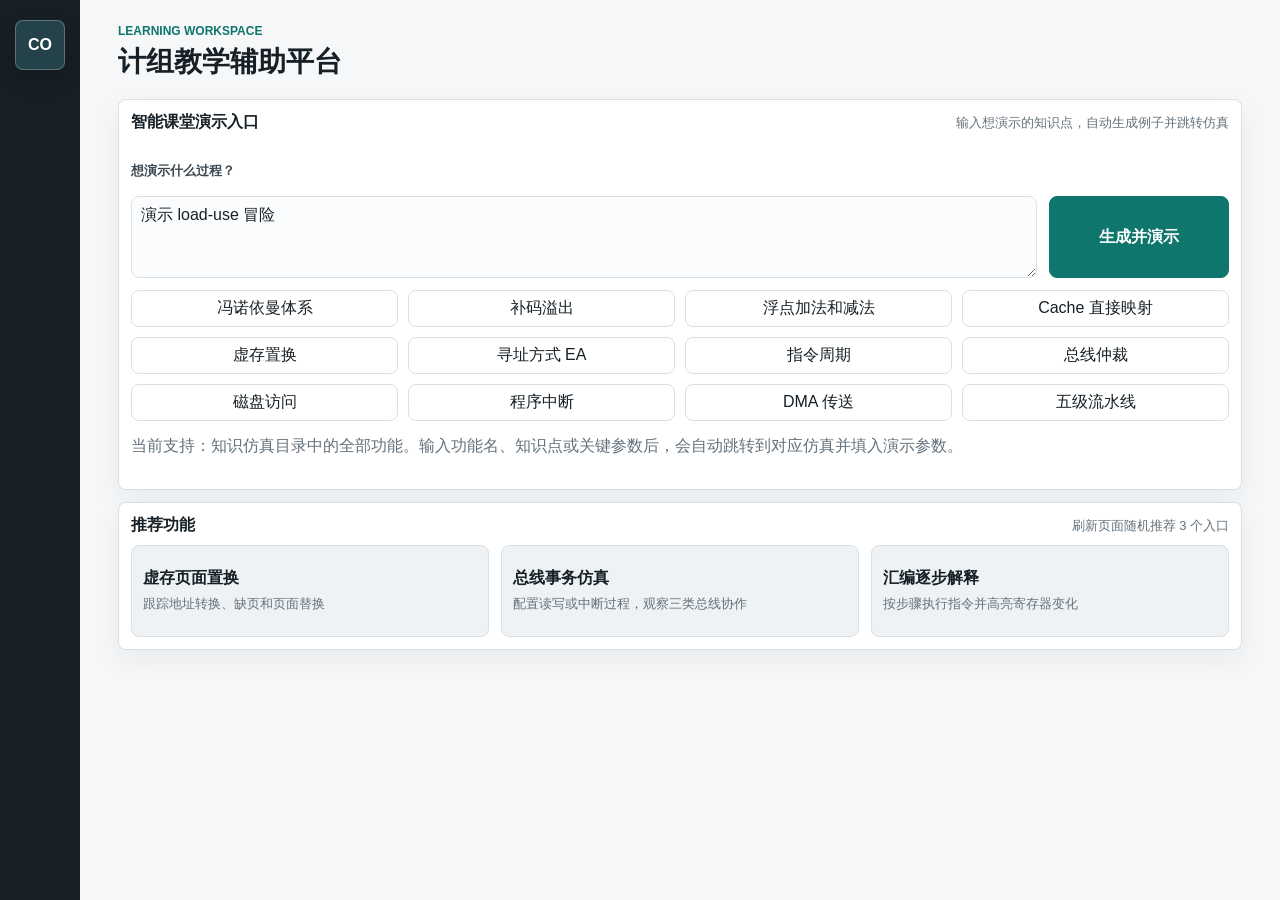
<file: index.html>
<!doctype html>
<html lang="zh-CN">
  <head>
    <meta charset="UTF-8" />
    <meta name="viewport" content="width=device-width, initial-scale=1.0" />
    <title>计组教学辅助平台</title>
    <link rel="stylesheet" href="./styles.css?v=20260706-raid-ssd-flow" />
  </head>
  <body class="sidebar-collapsed">
    <div class="app-shell">
      <aside class="sidebar" aria-label="功能导航">
        <div class="brand">
          <button id="sidebarToggle" class="brand-mark sidebar-toggle" type="button" aria-label="展开导航" aria-expanded="false" title="展开导航" onclick="document.body.classList.toggle('sidebar-collapsed');this.setAttribute('aria-expanded', String(!document.body.classList.contains('sidebar-collapsed')));this.setAttribute('aria-label', document.body.classList.contains('sidebar-collapsed') ? '展开导航' : '收起导航');this.title = document.body.classList.contains('sidebar-collapsed') ? '展开导航' : '收起导航'">CO</button>
          <div>
            <h1>计组教学辅助平台</h1>
            <p>智能仿真与教学辅助平台</p>
          </div>
        </div>

        <nav class="nav-list">
          <button class="nav-item active" data-section="dashboard">工作台</button>
          <button class="nav-item" data-section="qa">知识问答</button>
          <button class="nav-item" data-section="simulation">知识仿真</button>
        </nav>

        <div class="sidebar-note">
          <span class="status-dot"></span>
          <span>已接入智能推演引擎与 DeepSeek 教学辅助能力。</span>
        </div>
      </aside>

      <main class="main-content">
        <section id="dashboard" class="page-section active">
          <div class="section-heading">
            <div>
              <p class="eyebrow">Learning Workspace</p>
              <h2>计组教学辅助平台</h2>
            </div>
          </div>

          <div class="dashboard-grid">
            <div class="panel wide demo-planner-panel">
              <div class="panel-title">
                <h3>智能课堂演示入口</h3>
                <span>输入想演示的知识点，自动生成例子并跳转仿真</span>
              </div>
              <label class="field-label" for="demoPrompt">想演示什么过程？</label>
              <div class="demo-planner-row">
                <textarea id="demoPrompt" rows="3" placeholder="例如：演示 load-use 冒险">演示 load-use 冒险</textarea>
                <button id="demoGenerate" class="primary-button">生成并演示</button>
              </div>
              <div class="demo-examples" aria-label="课堂演示示例">
                <button class="secondary-button demo-example" data-demo-target="architecture-flow-sim" data-demo-prompt="演示冯诺依曼体系信息流，请生成一个包含程序、数据、存储器、CPU 和 I/O 的合理例子和参数。">冯诺依曼体系</button>
                <button class="secondary-button demo-example" data-demo-target="twos-sim" data-demo-prompt="演示 8 位补码加法溢出检测，请生成一个合理的加法例子和参数。">补码溢出</button>
                <button class="secondary-button demo-example" data-demo-target="twos-sim" data-demo-prompt="演示浮点数加法和减法，请生成两个适合课堂演示的十进制浮点数、运算方式和参数。">浮点加法和减法</button>
                <button class="secondary-button demo-example" data-demo-target="cache-sim" data-demo-prompt="演示 Cache 直接映射冲突，请生成一组会发生命中和冲突替换的访问地址。">Cache 直接映射</button>
                <button class="secondary-button demo-example" data-demo-target="virtual-sim" data-demo-prompt="演示虚拟存储页面置换过程，请生成一串页面访问序列、页框数和替换算法参数。">虚存置换</button>
                <button class="secondary-button demo-example" data-demo-target="addressing-mode-sim" data-demo-prompt="演示寻址方式有效地址 EA 计算，请生成立即、直接、间接或变址寻址中的一个合理例子和参数。">寻址方式 EA</button>
                <button class="secondary-button demo-example" data-demo-target="cpu-cycle-sim" data-demo-prompt="演示一条 LOAD 指令的指令周期，请生成合理的寄存器、地址和中断检查参数。">指令周期</button>
                <button class="secondary-button demo-example" data-demo-target="bus-arbitration-sim" data-demo-prompt="演示总线仲裁过程，请生成多个主设备同时请求总线的例子和仲裁参数。">总线仲裁</button>
                <button class="secondary-button demo-example" data-demo-target="disk-access-sim" data-demo-prompt="演示磁盘访问时间计算，请生成当前柱面、目标柱面、转速和传输量参数。">磁盘访问</button>
                <button class="secondary-button demo-example" data-demo-target="interrupt-io-sim" data-demo-prompt="演示程序中断响应过程，请生成一个外设发出中断请求、CPU 保存现场并转入 ISR 的合理例子和参数。">程序中断</button>
                <button class="secondary-button demo-example" data-demo-target="dma-transfer-sim" data-demo-prompt="演示 DMA 传送过程，请生成传送字节数、总线周期和传送方式参数。">DMA 传送</button>
                <button class="secondary-button demo-example" data-demo-target="pipeline-sim" data-demo-prompt="演示五级流水线 load-use 冒险，请生成一段合理的指令序列和转发参数。">五级流水线</button>
              </div>
              <div id="demoStatus" class="demo-status empty-state">当前支持：补码/定点、IEEE 754、Cache、虚拟存储、存储读写、存储扩展、流水线、CPU 数据通路、汇编解释。</div>
            </div>
            <div class="panel wide">
              <div class="panel-title">
                <h3>推荐功能</h3>
                <span>刷新页面随机推荐 3 个入口</span>
              </div>
              <div id="recommendedFeatures" class="quick-actions"></div>
            </div>
          </div>
        </section>

        <section id="qa" class="page-section">
          <div class="section-heading">
            <div>
              <p class="eyebrow">Knowledge QA</p>
              <h2>知识问答</h2>
            </div>
          </div>

          <div class="two-column">
            <div class="panel">
              <label class="field-label" for="qaQuestion">问题</label>
              <textarea id="qaQuestion" rows="7">为什么补码可以把减法变成加法？</textarea>

              <button id="askButton" class="primary-button">生成解释</button>
            </div>

            <div class="panel result-panel">
              <div class="panel-title">
                <h3>知识智能体回答</h3>
                <span id="qaMatched">DeepSeek 待命</span>
              </div>
              <div id="qaAnswer" class="answer-box">
                <div class="empty-state">输入知识问题后，点击“生成解释”调用知识智能体。</div>
              </div>
            </div>
          </div>
        </section>

        <section id="simulation" class="page-section">
          <div class="section-heading">
            <div>
              <p class="eyebrow">Knowledge Simulation</p>
              <h2>知识仿真</h2>
            </div>
          </div>

          <div class="sim-tabs" aria-label="知识仿真类型">
            <button class="sim-tab active" data-sim-panel="twos-sim">补码推演</button>
            <button class="sim-tab" data-sim-panel="cache-sim">缓存仿真</button>
            <button class="sim-tab" data-sim-panel="virtual-sim">虚存仿真</button>
            <button class="sim-tab" data-sim-panel="memory-access-sim">存储读写</button>
            <button class="sim-tab" data-sim-panel="memory-expansion-sim">存储扩展</button>
            <button class="sim-tab" data-sim-panel="pipeline-sim">流水线</button>
            <button class="sim-tab" data-sim-panel="datapath-sim">CPU 数据通路</button>
            <button class="sim-tab" data-sim-panel="assembly-sim">汇编解释</button>
          </div>

          <div id="twos-sim" class="sim-panel active">
            <div class="section-subheading">
              <p class="eyebrow">Fixed Point & IEEE 754</p>
              <h3>定点补码与浮点运算仿真</h3>
            </div>

            <div class="two-column">
              <div class="panel">
                <div class="panel-title compact">
                  <h3>定点数补码运算</h3>
                  <span>加法 / 乘法 / 除法</span>
                </div>
                <div class="form-grid">
                  <label>
                    <span class="field-label">运算</span>
                    <select id="fixedOperation">
                      <option value="add" selected>补码加法</option>
                      <option value="multiply">定点乘法</option>
                      <option value="divide">定点除法</option>
                    </select>
                  </label>
                  <label>
                    <span class="field-label">x</span>
                    <input id="twosX" type="number" value="5" />
                  </label>
                  <label>
                    <span class="field-label">y</span>
                    <input id="twosY" type="number" value="-3" />
                  </label>
                  <label>
                    <span class="field-label">位数</span>
                    <select id="twosBits">
                      <option value="4">4</option>
                      <option value="8" selected>8</option>
                      <option value="16">16</option>
                    </select>
                  </label>
                </div>
                <button id="twosRun" class="primary-button">开始推演</button>
              </div>

              <div class="panel result-panel">
                <div class="panel-title">
                  <h3>定点推演结果</h3>
                  <span>二进制过程可见</span>
                </div>
                <div id="twosResult"></div>
              </div>
            </div>

            <div class="two-column">
              <div class="panel">
                <div class="panel-title compact">
                  <h3>IEEE 754 浮点运算</h3>
                  <span>单精度加减法</span>
                </div>
                <div class="form-grid">
                  <label>
                    <span class="field-label">a</span>
                    <input id="floatA" type="number" step="any" value="1.5" />
                  </label>
                  <label>
                    <span class="field-label">b</span>
                    <input id="floatB" type="number" step="any" value="-0.25" />
                  </label>
                  <label>
                    <span class="field-label">运算</span>
                    <select id="floatOperation">
                      <option value="add" selected>加法</option>
                      <option value="subtract">减法</option>
                    </select>
                  </label>
                </div>
                <button id="floatRun" class="primary-button">运行浮点仿真</button>
              </div>

              <div class="panel result-panel">
                <div class="panel-title">
                  <h3>浮点推演结果</h3>
                  <span>符号 / 阶码 / 尾数</span>
                </div>
                <div id="floatResult"></div>
              </div>
            </div>
          </div>

          <div id="cache-sim" class="sim-panel">
          <div class="section-subheading">
            <p class="eyebrow">Cache Simulator</p>
            <h3>缓存直接映射访问仿真</h3>
            <div class="concept-note">
              <strong>先看懂这几个词：</strong>
              <span>Cache 是 CPU 附近的小容量高速存储；直接映射中，一个主存块只能去固定的一行；Tag 用来判断是不是同一块数据，Index 定位缓存行，Offset 是块内偏移。</span>
            </div>
          </div>

          <div class="two-column">
            <div class="panel">
              <div class="form-grid">
                <label>
                  <span class="field-label">地址序列</span>
                  <textarea id="cacheAccesses" rows="4">0x25 0x26 0x08 0x04 0x25 0x0B 0x34 0x25</textarea>
                </label>
              </div>
              <input id="cacheMapping" type="hidden" value="direct" />
              <input id="cacheReplacement" type="hidden" value="lru" />
              <input id="cacheAddressBits" type="hidden" value="6" />
              <input id="cacheLines" type="hidden" value="4" />
              <input id="cacheBlockSize" type="hidden" value="4" />
              <input id="cacheAssociativity" type="hidden" value="2" />
              <div id="cacheConfigNote" class="sim-config-note"></div>
              <button id="cacheRun" class="primary-button">运行直接映射仿真</button>
              <div class="button-row">
                <button id="cachePrev" class="secondary-button">上一步</button>
                <button id="cacheNext" class="secondary-button">下一步</button>
                <button id="cacheAuto" class="secondary-button">一键演示</button>
                <button id="cacheReset" class="secondary-button">重置</button>
              </div>
            </div>

            <div class="panel result-panel">
              <div class="panel-title">
                <h3>直接映射结构图</h3>
                <span id="cacheStepCounter">等待运行</span>
              </div>
              <div id="cacheResult"></div>
            </div>
          </div>
          </div>

          <div id="virtual-sim" class="sim-panel">
          <div class="section-subheading">
            <p class="eyebrow">Virtual Memory</p>
            <h3>虚存映射与页面置换仿真</h3>
            <div class="concept-note">
              <strong>先看懂这几个词：</strong>
              <span>逻辑地址是程序看到的地址，物理地址是内存条上的真实位置；页是固定大小的地址块，页框是物理内存中可放一页的位置；缺页表示目标页还不在内存里，需要从外存调入；页面置换算法决定内存满时换出哪一页。</span>
            </div>
          </div>

          <div class="two-column">
            <div class="panel">
              <div class="form-grid">
                <label>
                  <span class="field-label">映射方式</span>
                  <select id="vmMode">
                    <option value="paging" selected>页表</option>
                    <option value="segmentation">段表</option>
                    <option value="segmented-paging">段页式</option>
                  </select>
                </label>
                <label>
                  <span class="field-label">页面置换</span>
                  <select id="vmReplacement">
                    <option value="lru" selected>LRU</option>
                    <option value="fifo">FIFO</option>
                    <option value="lfu">LFU</option>
                    <option value="opt">OPT</option>
                  </select>
                </label>
              </div>

              <label class="field-label" for="vmReferences">页面访问序列</label>
              <textarea id="vmReferences" rows="3">0 1 2 3 0 1 4 0 1 2 3 4</textarea>

              <input id="vmLogicalAddress" type="hidden" value="2052" />
              <input id="vmPageSize" type="hidden" value="1024" />
              <input id="vmFrames" type="hidden" value="3" />
              <textarea id="vmSegmentTable" hidden>0 4096 1024
1 8192 2048</textarea>
              <textarea id="vmSegmentPageTable" hidden>0 0 2
0 1 5
1 0 7</textarea>

              <div id="vmConfigNote" class="sim-config-note"></div>
              <button id="vmRun" class="primary-button">运行虚存仿真</button>
              <div class="button-row">
                <button id="vmPrev" class="secondary-button">上一步</button>
                <button id="vmNext" class="secondary-button">下一步</button>
                <button id="vmAuto" class="secondary-button">一键演示</button>
                <button id="vmReset" class="secondary-button">重置</button>
              </div>
            </div>

            <div class="panel result-panel">
              <div class="panel-title">
                <h3>虚存核心结构图</h3>
                <span id="vmStepCounter">等待运行</span>
              </div>
              <div id="vmResult"></div>
            </div>
          </div>
          </div>

          <div id="memory-access-sim" class="sim-panel">
          <div class="section-subheading">
            <p class="eyebrow">Memory Interactive Lab</p>
            <h3>存储读写交互仿真</h3>
          </div>

          <div class="two-column">
            <div class="panel">
              <div class="panel-title compact">
                <h3>存储读写仿真</h3>
                <span>输入地址和数据，逐步观察总线与存储单元变化</span>
              </div>
              <div class="form-grid">
                <label>
                  <span class="field-label">操作</span>
                  <select id="memoryOperation">
                    <option value="write" selected>写入</option>
                    <option value="read">读取</option>
                  </select>
                </label>
                <label>
                  <span class="field-label">地址</span>
                  <input
                    id="memoryAddress"
                    value="0x2A"
                    inputmode="text"
                    placeholder="0~255，例如 0x2A"
                    pattern="^(0[xX][0-9a-fA-F]{1,2}|0[bB][01]{1,8}|[0-9]{1,3})$"
                    title="地址范围 0 到 255，支持十进制、0x 十六进制或 0b 二进制"
                    aria-describedby="memoryAddressHint"
                  />
                  <small id="memoryAddressHint" class="field-hint">范围：0~255，支持十进制、0x 十六进制或 0b 二进制。</small>
                </label>
                <label>
                  <span class="field-label">写入数据</span>
                  <input
                    id="memoryData"
                    value="0x5C"
                    inputmode="text"
                    placeholder="0~255，例如 0x5C"
                    pattern="^(0[xX][0-9a-fA-F]{1,2}|0[bB][01]{1,8}|[0-9]{1,3})$"
                    title="写入数据范围 0 到 255，支持十进制、0x 十六进制或 0b 二进制"
                    aria-describedby="memoryDataHint"
                  />
                  <small id="memoryDataHint" class="field-hint">范围：0~255，支持十进制、0x 十六进制或 0b 二进制。</small>
                </label>
                <p class="field-hint memory-default-note">默认采用 8 位地址、4 位列地址、8 位数据宽度。</p>
              </div>
              <button id="memoryRun" class="primary-button">执行读写过程</button>
              <div class="button-row">
                <button id="memoryPrev" class="secondary-button">上一步</button>
                <button id="memoryNext" class="secondary-button">下一步</button>
                <button id="memoryAuto" class="secondary-button">自动演示</button>
                <button id="memoryClear" class="secondary-button">清空存储</button>
              </div>
            </div>

            <div class="panel result-panel">
              <div class="panel-title">
                <h3>读写过程可视化</h3>
                <span id="memoryStepCounter">等待执行</span>
              </div>
              <div id="memoryAccessResult"></div>
            </div>
          </div>
          </div>

          <div id="memory-expansion-sim" class="sim-panel">
          <div class="section-subheading">
            <p class="eyebrow">Memory Expansion Lab</p>
            <h3>存储器容量扩展交互仿真</h3>
          </div>

          <div class="two-column">
            <div class="panel">
              <div class="panel-title compact">
                <h3>存储器扩展仿真</h3>
                <span>输入芯片规格和目标规格，生成扩展结构</span>
              </div>
              <div class="form-grid">
                <label>
                  <span class="field-label">扩展方式</span>
                  <select id="expansionMode">
                    <option value="bit" selected>位扩展法</option>
                    <option value="word">字扩展法</option>
                    <option value="both">字位同时扩展</option>
                  </select>
                </label>
                <label>
                  <span class="field-label">单片字数</span>
                  <input id="chipWords" type="number" min="1" value="1024" />
                </label>
                <label>
                  <span class="field-label">单片位宽</span>
                  <input id="chipBits" type="number" min="1" value="2" />
                </label>
                <label>
                  <span class="field-label">目标字数</span>
                  <input id="targetWords" type="number" min="1" value="1024" />
                </label>
                <label>
                  <span class="field-label">目标位宽</span>
                  <input id="targetBits" type="number" min="1" value="8" />
                </label>
              </div>
              <button id="expansionRun" class="primary-button">生成扩展结构</button>
              <div class="button-row">
                <button id="expansionPrev" class="secondary-button">上一步</button>
                <button id="expansionNext" class="secondary-button">下一步</button>
              </div>
            </div>

            <div class="panel result-panel">
              <div class="panel-title">
                <h3>扩展结果</h3>
                <span id="expansionStepCounter">等待运行</span>
              </div>
              <div id="memoryExpansionResult"></div>
            </div>
          </div>
          </div>

          <div id="pipeline-sim" class="sim-panel">
          <div class="section-subheading">
            <p class="eyebrow">Pipeline Timeline</p>
            <h3>五级流水线可视化推演</h3>
          </div>

          <div class="two-column">
            <div class="panel">
              <label class="check-row">
                <input id="pipelineForwarding" type="checkbox" checked />
                <span>开启转发</span>
              </label>
              <label class="field-label" for="pipelineCode">指令序列</label>
              <textarea id="pipelineCode" rows="9">lw x1, 0(x2)
add x3, x1, x4
sub x5, x3, x6</textarea>
              <button id="pipelineRun" class="primary-button">生成周期表</button>
              <div class="button-row">
                <button id="pipelinePrev" class="secondary-button">上一周期</button>
                <button id="pipelineNext" class="secondary-button">下一周期</button>
                <button id="pipelineAuto" class="secondary-button">自动演示</button>
              </div>
            </div>

            <div class="panel result-panel">
              <div class="panel-title">
                <h3>流水线表</h3>
                <span id="pipelineStepCounter">IF / ID / EX / MEM / WB</span>
              </div>
              <div id="pipelineResult"></div>
            </div>
          </div>
          </div>

          <div id="datapath-sim" class="sim-panel">
          <div class="section-subheading">
            <p class="eyebrow">CPU Datapath</p>
            <h3>单周期 CPU 数据通路与控制信号可视化</h3>
          </div>

          <div class="datapath-layout">
            <div class="panel">
              <div class="panel-title compact">
                <h3>指令输入</h3>
                <span>支持 add / sub / addi / lw / sw</span>
              </div>
              <label class="field-label" for="datapathCode">汇编代码</label>
              <textarea id="datapathCode" rows="10">addi x1, x0, 5
addi x2, x0, 7
add x3, x1, x2
sw x3, 0(x0)
lw x4, 0(x0)</textarea>
              <div class="button-row datapath-controls">
                <button id="datapathLoad" class="primary-button">解析执行</button>
                <button id="datapathPrev" class="secondary-button">上一步</button>
                <button id="datapathNext" class="secondary-button">下一步</button>
                <button id="datapathAuto" class="secondary-button">自动演示</button>
                <button id="datapathReset" class="secondary-button">重置</button>
              </div>

              <div class="panel-title compact datapath-list-title">
                <h3>指令序列</h3>
                <span>当前指令高亮</span>
              </div>
              <div id="datapathInstructionList" class="datapath-instruction-list"></div>
            </div>

            <div class="panel datapath-visual-panel">
              <div class="panel-title">
                <h3>CPU 数据通路</h3>
                <span id="datapathStepCounter">等待执行</span>
              </div>
              <div id="datapathDiagram" class="datapath-diagram"></div>
              <div id="datapathExplanation" class="datapath-explanation"></div>
            </div>

            <div class="panel">
              <div class="panel-title compact">
                <h3>控制信号</h3>
                <span>值与含义随指令变化</span>
              </div>
              <div id="datapathControlSignals"></div>

              <div class="panel-title compact datapath-list-title">
                <h3>当前数据值</h3>
                <span>连线携带的数据</span>
              </div>
              <div id="datapathValues"></div>
            </div>

            <div class="panel wide">
              <div class="state-grid">
                <div>
                  <div class="panel-title compact">
                    <h3>寄存器状态</h3>
                    <span>写回阶段高亮变化</span>
                  </div>
                  <div id="datapathRegisterView" class="register-grid"></div>
                </div>
                <div>
                  <div class="panel-title compact">
                    <h3>内存状态</h3>
                    <span>store 阶段高亮变化</span>
                  </div>
                  <div id="datapathMemoryView" class="memory-list"></div>
                </div>
              </div>
            </div>
          </div>
          </div>

          <div id="assembly-sim" class="sim-panel">
          <div class="section-subheading">
            <p class="eyebrow">Assembly Tutor</p>
            <h3>汇编指令逐步解释</h3>
          </div>

          <div class="assembly-layout">
            <div class="panel">
              <label class="field-label" for="assemblyCode">代码</label>
              <textarea id="assemblyCode" rows="12">addi x1, x0, 5
addi x2, x0, 7
add x3, x1, x2
sw x3, 0(x0)
lw x4, 0(x0)</textarea>
              <div class="button-row">
                <button id="assemblyLoad" class="primary-button">解析执行</button>
                <button id="assemblyPrev" class="secondary-button">上一步</button>
                <button id="assemblyNext" class="secondary-button">下一步</button>
                <button id="assemblyReset" class="secondary-button">重置</button>
              </div>
            </div>

            <div class="panel">
              <div class="panel-title">
                <h3>执行日志</h3>
                <span id="assemblyCursor">未执行</span>
              </div>
              <div id="assemblyLog" class="execution-log"></div>
            </div>

            <div class="panel wide">
              <div class="state-grid">
                <div>
                  <div class="panel-title compact">
                    <h3>寄存器</h3>
                    <span>变化高亮</span>
                  </div>
                  <div id="registerView" class="register-grid"></div>
                </div>
                <div>
                  <div class="panel-title compact">
                    <h3>内存</h3>
                    <span>仅显示写入项</span>
                  </div>
                  <div id="memoryView" class="memory-list"></div>
                </div>
              </div>
            </div>
          </div>
          </div>
        </section>

      </main>
    </div>

    <script src="./src/core.js?v=20260706-raid-ssd-flow"></script>
    <script src="./src/app.js?v=20260706-raid-ssd-flow"></script>
  </body>
</html>
</file>
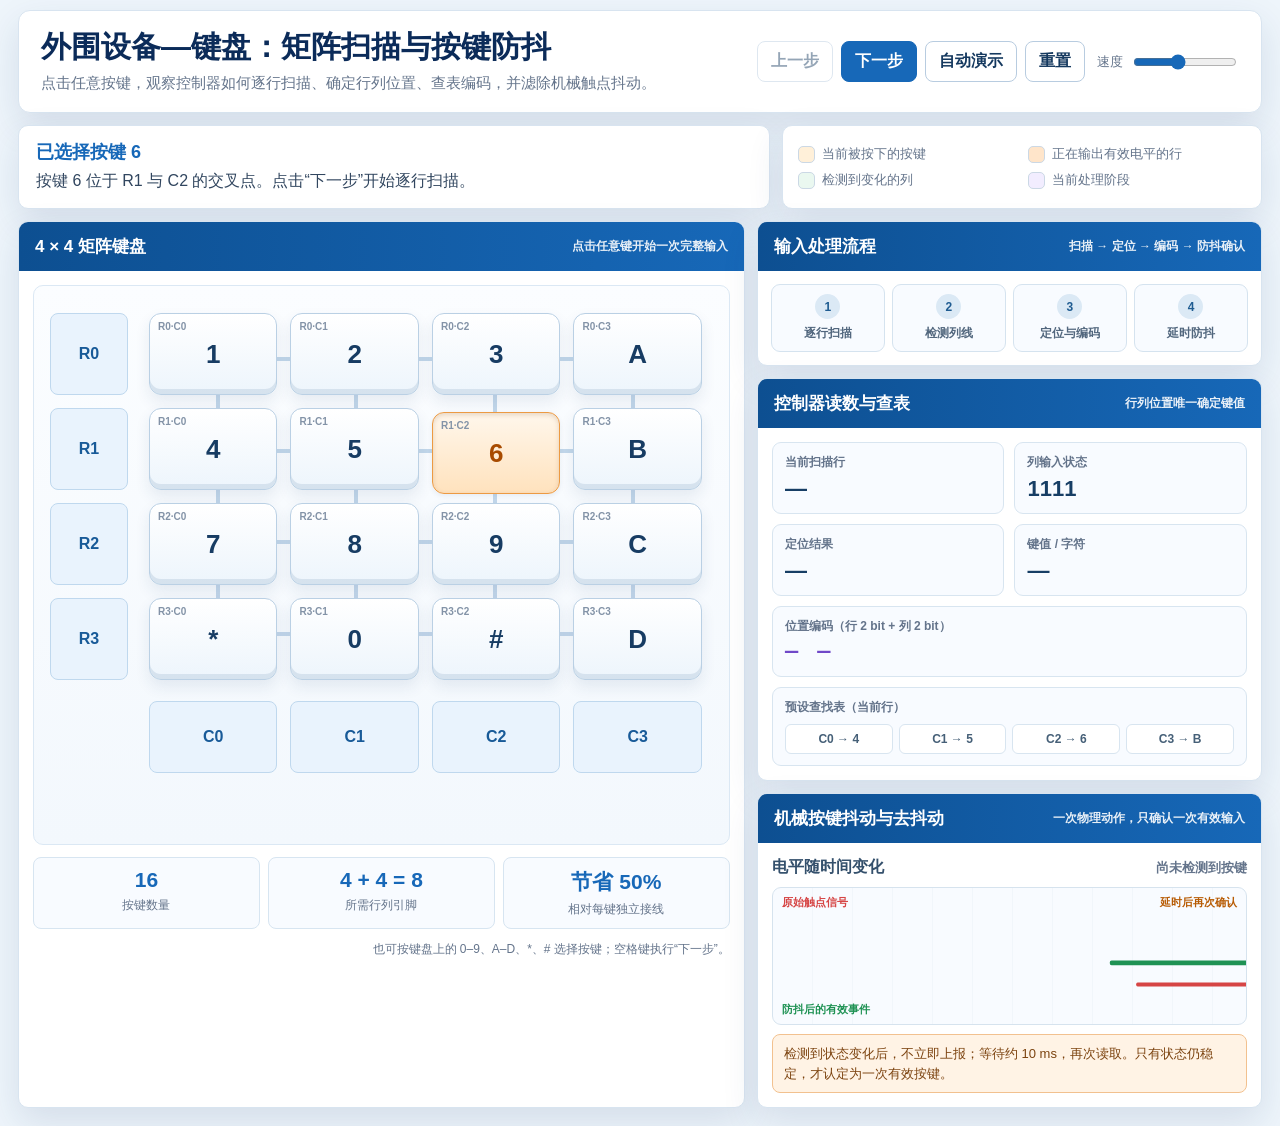
<file: scripts/外围设备-键盘).html>
<!doctype html>
<html lang="zh-CN">
<head>
  <meta charset="utf-8">
  <meta name="viewport" content="width=device-width, initial-scale=1">
  <title>微课39｜外围设备—键盘：矩阵扫描与按键防抖</title>
  <style>
    :root{
      --ink:#132238;
      --muted:#64748b;
      --line:#d8e4f0;
      --blue:#1768b8;
      --blue-deep:#0d4f91;
      --blue-soft:#eaf4ff;
      --cyan:#11a8c4;
      --green:#1f9254;
      --green-soft:#eaf8f0;
      --orange:#e47a18;
      --orange-soft:#fff3e5;
      --red:#d64545;
      --red-soft:#fff0f0;
      --purple:#7048c8;
      --purple-soft:#f2edff;
      --shadow:0 14px 36px rgba(22,61,103,.12);
    }

    *{box-sizing:border-box}
    html,body{margin:0;min-height:100%;font-family:"Microsoft YaHei","PingFang SC",Arial,sans-serif;color:var(--ink);background:#eef5fb}
    button,input{font:inherit}
    .app{width:min(1780px,calc(100% - 36px));margin:0 auto;padding:10px 0 18px}

    header{
      display:grid;
      grid-template-columns:minmax(0,1fr) auto;
      gap:18px;
      align-items:center;
      padding:18px 22px;
      background:#fff;
      border:1px solid var(--line);
      border-radius:12px;
      box-shadow:var(--shadow);
    }
    h1{margin:0 0 6px;color:#0b2b59;font-size:30px;line-height:1.2}
    .subtitle{margin:0;color:var(--muted);font-size:15px;line-height:1.55}
    .controls{display:flex;gap:8px;align-items:center;flex-wrap:wrap;justify-content:flex-end}
    button{
      border:1px solid #b8cce0;
      background:#fff;
      color:#15395f;
      font-weight:800;
      border-radius:8px;
      padding:9px 13px;
      min-height:40px;
      cursor:pointer;
      transition:.2s ease;
    }
    button:hover:not(:disabled){transform:translateY(-1px);box-shadow:0 6px 15px rgba(23,104,184,.13)}
    button.primary{background:var(--blue);border-color:var(--blue);color:#fff}
    button:disabled{opacity:.45;cursor:not-allowed;transform:none}
    .speed{display:flex;align-items:center;gap:8px;color:var(--muted);font-size:13px;padding-left:4px;white-space:nowrap}
    input[type="range"]{width:104px;accent-color:var(--blue)}

    .statusbar{display:grid;grid-template-columns:minmax(0,1fr) 480px;gap:12px;margin:12px 0}
    .status,.legend{background:#fff;border:1px solid var(--line);border-radius:10px;box-shadow:var(--shadow)}
    .status{min-height:82px;padding:14px 17px;display:flex;flex-direction:column;justify-content:center}
    .status strong{color:var(--blue);font-size:18px;margin-bottom:5px}
    .status span{color:#31465f;line-height:1.55}
    .legend{padding:13px 15px;display:grid;grid-template-columns:1fr 1fr;gap:8px 12px;align-content:center;color:var(--muted);font-size:13px}
    .legend-item{display:flex;align-items:center;gap:7px}
    .dot{width:17px;height:17px;border-radius:5px;border:1px solid #cbd8e5;flex:none}

    .main-grid{display:grid;grid-template-columns:minmax(680px,1.18fr) minmax(450px,.82fr);gap:12px;align-items:stretch}
    section{background:#fff;border:1px solid var(--line);border-radius:10px;box-shadow:var(--shadow);overflow:hidden}
    .section-title{display:flex;justify-content:space-between;align-items:center;gap:10px;padding:13px 16px;background:linear-gradient(90deg,var(--blue-deep),var(--blue));color:#fff;font-size:17px;font-weight:900}
    .section-title small{font-size:12px;font-weight:700;opacity:.9}
    .body{padding:14px}

    .matrix-card{position:relative;min-height:560px;background:linear-gradient(180deg,#fbfdff,#f3f8fd);border:1px solid #dbe8f4;border-radius:10px;padding:16px;overflow:hidden}
    .matrix-layout{display:grid;grid-template-columns:78px minmax(0,1fr);grid-template-rows:minmax(0,1fr) 72px;gap:10px;height:100%}
    .row-labels{display:grid;grid-template-rows:repeat(4,1fr);gap:13px;padding:11px 0}
    .col-labels{grid-column:2;display:grid;grid-template-columns:repeat(4,1fr);gap:13px;padding:0 11px}
    .line-label{display:flex;align-items:center;justify-content:center;border-radius:8px;background:#e9f3fd;border:1px solid #bfd8ee;color:#185a98;font-weight:900;transition:.25s ease}
    .line-label.active{background:#1768b8;color:#fff;border-color:#1768b8;box-shadow:0 0 0 4px rgba(23,104,184,.17)}
    .line-label.detected{background:var(--green-soft);color:#12653a;border-color:#8dd2ad;box-shadow:0 0 0 4px rgba(31,146,84,.14)}

    .matrix-stage{position:relative;padding:11px}
    .wire-layer{position:absolute;inset:11px;pointer-events:none;z-index:0}
    .hwire,.vwire{position:absolute;background:#bdd3e8;border-radius:999px;transition:.25s ease;opacity:.9}
    .hwire{left:0;right:0;height:4px;transform:translateY(-50%)}
    .vwire{top:0;bottom:0;width:4px;transform:translateX(-50%)}
    .hwire.active,.vwire.active{background:var(--orange);box-shadow:0 0 0 4px rgba(228,122,24,.14),0 0 18px rgba(228,122,24,.58)}
    .vwire.detected{background:var(--green);box-shadow:0 0 0 4px rgba(31,146,84,.14),0 0 18px rgba(31,146,84,.45)}
    .key-grid{position:relative;z-index:2;display:grid;grid-template-columns:repeat(4,1fr);grid-template-rows:repeat(4,1fr);gap:13px;height:100%}
    .key{
      position:relative;
      border:1px solid #bad0e4;
      background:linear-gradient(180deg,#fff,#edf5fc);
      color:#173c63;
      border-radius:12px;
      min-height:82px;
      font-size:26px;
      font-weight:900;
      box-shadow:inset 0 -5px 0 rgba(25,76,125,.11),0 7px 15px rgba(28,70,111,.09);
      transition:.18s ease;
      cursor:pointer;
    }
    .key:hover{transform:translateY(-2px);border-color:#6ba5d5}
    .key small{position:absolute;left:8px;top:7px;font-size:10px;color:#8393a7;font-weight:800}
    .key.pressed{background:linear-gradient(180deg,#fff7ec,#ffe2bd);border-color:#ec9a43;color:#a84b00;transform:translateY(4px);box-shadow:inset 0 2px 5px rgba(116,59,0,.18),0 2px 5px rgba(28,70,111,.08)}
    .key.found{background:linear-gradient(180deg,#effbf4,#d8f4e4);border-color:#56b77e;color:#176a3e;box-shadow:0 0 0 5px rgba(31,146,84,.13),inset 0 -5px 0 rgba(31,146,84,.12)}
    .key.bouncing{animation:bounceKey .16s linear infinite alternate}
    @keyframes bounceKey{from{transform:translateY(1px)}to{transform:translateY(5px)}}

    .scan-arrow{position:absolute;z-index:3;left:18px;width:34px;height:34px;border-radius:50%;background:var(--orange);color:#fff;display:flex;align-items:center;justify-content:center;font-weight:900;box-shadow:0 5px 15px rgba(228,122,24,.32);opacity:0;transition:.25s ease}
    .scan-arrow.show{opacity:1}
    .scan-arrow::after{content:"→";font-size:20px}

    .matrix-caption{margin-top:12px;display:grid;grid-template-columns:repeat(3,1fr);gap:8px}
    .fact{border:1px solid #d7e5f1;background:#f8fbff;border-radius:8px;padding:10px;text-align:center}
    .fact strong{display:block;color:var(--blue);font-size:21px;margin-bottom:3px}
    .fact span{color:var(--muted);font-size:12px}

    .right-stack{display:grid;grid-template-rows:auto auto 1fr;gap:12px}
    .process{display:grid;grid-template-columns:repeat(4,1fr);gap:7px;padding:13px}
    .process-step{position:relative;border:1px solid #d5e3ef;background:#f8fbff;border-radius:9px;padding:9px 7px;text-align:center;color:#52677e;font-size:12px;font-weight:800;transition:.2s ease}
    .process-step b{display:flex;width:25px;height:25px;border-radius:50%;align-items:center;justify-content:center;margin:0 auto 6px;background:#dbe9f5;color:#1f5c91}
    .process-step.active{background:var(--purple-soft);border-color:#a994e4;color:#5538a1;box-shadow:0 0 0 3px rgba(112,72,200,.12)}
    .process-step.active b{background:var(--purple);color:#fff}
    .process-step.done{background:var(--green-soft);border-color:#9bd4b3;color:#17623a}
    .process-step.done b{background:var(--green);color:#fff}

    .readout{padding:14px;display:grid;grid-template-columns:1fr 1fr;gap:10px}
    .readout-card{border-radius:9px;padding:11px 12px;border:1px solid #d8e5f0;background:#f8fbff}
    .readout-card label{display:block;color:var(--muted);font-size:12px;margin-bottom:5px;font-weight:800}
    .readout-card strong{font-size:22px;color:#173e65}
    .readout-card.wide{grid-column:1/-1}
    .binary{letter-spacing:3px;color:var(--purple)!important;font-family:Consolas,monospace}
    .lookup{display:grid;grid-template-columns:repeat(4,1fr);gap:6px;margin-top:8px}
    .lookup span{padding:7px 4px;border:1px solid #d8e5f0;border-radius:6px;text-align:center;background:#fff;font-size:12px;font-weight:800;color:#466078}
    .lookup span.active{background:var(--green-soft);color:#116438;border-color:#74c395;box-shadow:0 0 0 3px rgba(31,146,84,.1)}

    .debounce-wrap{padding:14px}
    .wave-title{display:flex;justify-content:space-between;gap:10px;align-items:center;margin-bottom:9px;color:#34506c;font-weight:900}
    .wave-title small{color:var(--muted);font-weight:700}
    .wavebox{position:relative;height:138px;border:1px solid #d6e3ee;border-radius:9px;background:repeating-linear-gradient(to right,#f8fbff 0,#f8fbff 39px,#eaf1f7 40px),repeating-linear-gradient(to bottom,transparent 0,transparent 33px,#e8eef5 34px);overflow:hidden}
    svg{width:100%;height:100%;display:block}
    .wave-raw{fill:none;stroke:var(--red);stroke-width:4;stroke-linejoin:round;stroke-linecap:round;stroke-dasharray:800;stroke-dashoffset:800;transition:stroke-dashoffset .8s ease}
    .wave-clean{fill:none;stroke:var(--green);stroke-width:5;stroke-linejoin:round;stroke-linecap:round;stroke-dasharray:500;stroke-dashoffset:500;transition:stroke-dashoffset .8s ease .15s}
    .wavebox.show-raw .wave-raw{stroke-dashoffset:0}
    .wavebox.show-clean .wave-clean{stroke-dashoffset:0}
    .delay-band{position:absolute;top:0;bottom:0;left:48%;width:22%;background:rgba(228,122,24,.11);border-left:2px dashed rgba(228,122,24,.7);border-right:2px dashed rgba(228,122,24,.7);opacity:0;transition:.25s}
    .wavebox.show-delay .delay-band{opacity:1}
    .wave-label{position:absolute;font-size:11px;font-weight:900}
    .raw-label{left:9px;top:7px;color:var(--red)}
    .clean-label{left:9px;bottom:7px;color:var(--green)}
    .delay-label{right:9px;top:7px;color:#b75b04}
    .debounce-note{margin-top:9px;border-radius:8px;padding:9px 11px;background:var(--orange-soft);border:1px solid #f2c18f;color:#7c430f;font-size:13px;line-height:1.5}

    .hint{margin-top:12px;color:var(--muted);font-size:12px;text-align:right}

    @media(max-width:1180px){
      header,.statusbar,.main-grid{grid-template-columns:1fr}
      .controls{justify-content:flex-start}
      .main-grid{display:block}
      .right-stack{margin-top:12px}
      .matrix-card{min-height:520px}
    }
    @media(max-width:720px){
      .app{width:min(100% - 18px,1780px)}
      h1{font-size:23px}
      .legend{grid-template-columns:1fr}
      .matrix-card{padding:9px;min-height:500px}
      .matrix-layout{grid-template-columns:52px 1fr;grid-template-rows:1fr 54px;gap:6px}
      .key-grid,.row-labels,.col-labels{gap:7px}
      .key{font-size:20px;min-height:64px}
      .process{grid-template-columns:1fr 1fr}
      .readout{grid-template-columns:1fr}
      .readout-card.wide{grid-column:auto}
      .matrix-caption{grid-template-columns:1fr}
    }
  </style>
</head>
<body>
<div class="app">
  <header>
    <div>
      <h1>外围设备—键盘：矩阵扫描与按键防抖</h1>
      <p class="subtitle">点击任意按键，观察控制器如何逐行扫描、确定行列位置、查表编码，并滤除机械触点抖动。</p>
    </div>
    <div class="controls">
      <button id="prevBtn">上一步</button>
      <button id="nextBtn" class="primary">下一步</button>
      <button id="playBtn">自动演示</button>
      <button id="resetBtn">重置</button>
      <label class="speed">速度 <input id="speed" type="range" min="500" max="1700" step="100" value="1000"></label>
    </div>
  </header>

  <div class="statusbar">
    <div class="status">
      <strong id="stepTitle">请选择一个按键</strong>
      <span id="stepText">矩阵键盘用 4 条行线和 4 条列线连接 16 个按键，只需 8 个引脚，而不是 16 个独立引脚。</span>
    </div>
    <div class="legend">
      <div class="legend-item"><span class="dot" style="background:#fff0d9"></span>当前被按下的按键</div>
      <div class="legend-item"><span class="dot" style="background:#ffe5ca"></span>正在输出有效电平的行</div>
      <div class="legend-item"><span class="dot" style="background:#eaf8f0"></span>检测到变化的列</div>
      <div class="legend-item"><span class="dot" style="background:#f2edff"></span>当前处理阶段</div>
    </div>
  </div>

  <div class="main-grid">
    <section>
      <div class="section-title"><span>4 × 4 矩阵键盘</span><small>点击任意键开始一次完整输入</small></div>
      <div class="body">
        <div class="matrix-card">
          <div class="matrix-layout">
            <div class="row-labels" id="rowLabels"></div>
            <div class="matrix-stage">
              <div class="wire-layer" id="wireLayer"></div>
              <div class="scan-arrow" id="scanArrow"></div>
              <div class="key-grid" id="keyGrid"></div>
            </div>
            <div class="col-labels" id="colLabels"></div>
          </div>
        </div>
        <div class="matrix-caption">
          <div class="fact"><strong>16</strong><span>按键数量</span></div>
          <div class="fact"><strong>4 + 4 = 8</strong><span>所需行列引脚</span></div>
          <div class="fact"><strong>节省 50%</strong><span>相对每键独立接线</span></div>
        </div>
        <div class="hint">也可按键盘上的 0–9、A–D、*、# 选择按键；空格键执行“下一步”。</div>
      </div>
    </section>

    <div class="right-stack">
      <section>
        <div class="section-title"><span>输入处理流程</span><small>扫描 → 定位 → 编码 → 防抖确认</small></div>
        <div class="process" id="process"></div>
      </section>

      <section>
        <div class="section-title"><span>控制器读数与查表</span><small>行列位置唯一确定键值</small></div>
        <div class="readout">
          <div class="readout-card"><label>当前扫描行</label><strong id="rowRead">—</strong></div>
          <div class="readout-card"><label>列输入状态</label><strong id="colRead">1111</strong></div>
          <div class="readout-card"><label>定位结果</label><strong id="positionRead">—</strong></div>
          <div class="readout-card"><label>键值 / 字符</label><strong id="keyRead">—</strong></div>
          <div class="readout-card wide"><label>位置编码（行 2 bit + 列 2 bit）</label><strong class="binary" id="binaryRead">— —</strong></div>
          <div class="readout-card wide"><label>预设查找表（当前行）</label><div class="lookup" id="lookup"></div></div>
        </div>
      </section>

      <section>
        <div class="section-title"><span>机械按键抖动与去抖动</span><small>一次物理动作，只确认一次有效输入</small></div>
        <div class="debounce-wrap">
          <div class="wave-title"><span>电平随时间变化</span><small id="timeNote">尚未检测到按键</small></div>
          <div class="wavebox" id="wavebox">
            <div class="delay-band"></div>
            <svg viewBox="0 0 640 138" preserveAspectRatio="none" aria-label="按键抖动波形">
              <polyline class="wave-raw" points="0,42 250,42 250,98 270,42 286,98 300,42 316,98 334,42 350,98 640,98"></polyline>
              <polyline class="wave-clean" points="0,118 405,118 405,76 640,76"></polyline>
            </svg>
            <span class="wave-label raw-label">原始触点信号</span>
            <span class="wave-label clean-label">防抖后的有效事件</span>
            <span class="wave-label delay-label">延时后再次确认</span>
          </div>
          <div class="debounce-note" id="debounceNote">检测到状态变化后，不立即上报；等待约 10 ms，再次读取。只有状态仍稳定，才认定为一次有效按键。</div>
        </div>
      </section>
    </div>
  </div>
</div>

<script>
  const keyMap = [
    ["1","2","3","A"],
    ["4","5","6","B"],
    ["7","8","9","C"],
    ["*","0","#","D"]
  ];
  const asciiMap = {"0":48,"1":49,"2":50,"3":51,"4":52,"5":53,"6":54,"7":55,"8":56,"9":57,"A":65,"B":66,"C":67,"D":68,"*":42,"#":35};
  const processNames = ["逐行扫描","检测列线","定位与编码","延时防抖"];

  const els = {
    keyGrid: document.getElementById('keyGrid'),
    rowLabels: document.getElementById('rowLabels'),
    colLabels: document.getElementById('colLabels'),
    wireLayer: document.getElementById('wireLayer'),
    scanArrow: document.getElementById('scanArrow'),
    process: document.getElementById('process'),
    stepTitle: document.getElementById('stepTitle'),
    stepText: document.getElementById('stepText'),
    rowRead: document.getElementById('rowRead'),
    colRead: document.getElementById('colRead'),
    positionRead: document.getElementById('positionRead'),
    keyRead: document.getElementById('keyRead'),
    binaryRead: document.getElementById('binaryRead'),
    lookup: document.getElementById('lookup'),
    wavebox: document.getElementById('wavebox'),
    timeNote: document.getElementById('timeNote'),
    debounceNote: document.getElementById('debounceNote'),
    prevBtn: document.getElementById('prevBtn'),
    nextBtn: document.getElementById('nextBtn'),
    playBtn: document.getElementById('playBtn'),
    resetBtn: document.getElementById('resetBtn'),
    speed: document.getElementById('speed')
  };

  let selected = {row:1,col:2,key:"6"};
  let step = 0;
  let playing = false;
  let timer = null;

  function buildUI(){
    els.rowLabels.innerHTML = [0,1,2,3].map(i=>`<div class="line-label" data-row-label="${i}">R${i}</div>`).join('');
    els.colLabels.innerHTML = [0,1,2,3].map(i=>`<div class="line-label" data-col-label="${i}">C${i}</div>`).join('');

    let keys='';
    keyMap.forEach((row,r)=>row.forEach((key,c)=>{
      keys += `<button class="key" data-row="${r}" data-col="${c}" aria-label="按键 ${key}"><small>R${r}·C${c}</small>${key}</button>`;
    }));
    els.keyGrid.innerHTML=keys;

    const wires=[];
    for(let i=0;i<4;i++){
      wires.push(`<div class="hwire" data-hwire="${i}" style="top:${(i+.5)*25}%"></div>`);
      wires.push(`<div class="vwire" data-vwire="${i}" style="left:${(i+.5)*25}%"></div>`);
    }
    els.wireLayer.innerHTML=wires.join('');
    els.process.innerHTML=processNames.map((n,i)=>`<div class="process-step" data-process="${i}"><b>${i+1}</b>${n}</div>`).join('');

    document.querySelectorAll('.key').forEach(btn=>btn.addEventListener('click',()=>{
      chooseKey(Number(btn.dataset.row),Number(btn.dataset.col));
    }));
  }

  function chooseKey(row,col){
    stopPlay();
    selected={row,col,key:keyMap[row][col]};
    step=0;
    render();
  }

  function setActiveRows(activeRow, detectedCol=null){
    document.querySelectorAll('[data-row-label]').forEach(el=>{
      el.classList.toggle('active',Number(el.dataset.rowLabel)===activeRow);
    });
    document.querySelectorAll('[data-col-label]').forEach(el=>{
      el.classList.toggle('detected',Number(el.dataset.colLabel)===detectedCol);
    });
    document.querySelectorAll('[data-hwire]').forEach(el=>{
      el.classList.toggle('active',Number(el.dataset.hwire)===activeRow);
    });
    document.querySelectorAll('[data-vwire]').forEach(el=>{
      el.classList.toggle('detected',Number(el.dataset.vwire)===detectedCol);
    });
    if(activeRow===null){
      els.scanArrow.classList.remove('show');
    }else{
      els.scanArrow.classList.add('show');
      els.scanArrow.style.top=`calc(${(activeRow+.5)*25}% - 17px)`;
    }
  }

  function renderLookup(row, activeCol=null){
    const useRow = row ?? selected.row;
    els.lookup.innerHTML=keyMap[useRow].map((k,c)=>`<span class="${c===activeCol?'active':''}">C${c} → ${k}</span>`).join('');
  }

  function renderProcess(current){
    document.querySelectorAll('[data-process]').forEach(el=>{
      const i=Number(el.dataset.process);
      el.classList.toggle('active',i===current);
      el.classList.toggle('done',i<current || current===4);
    });
  }

  function renderKeys(found=false,bounce=false){
    document.querySelectorAll('.key').forEach(btn=>{
      const match=Number(btn.dataset.row)===selected.row && Number(btn.dataset.col)===selected.col;
      btn.classList.toggle('pressed',match && !found);
      btn.classList.toggle('found',match && found);
      btn.classList.toggle('bouncing',match && bounce);
    });
  }

  function rowState(row){
    return row===null?'—':`R${row} 输出低电平`;
  }

  function render(){
    els.prevBtn.disabled=step===0;
    els.nextBtn.disabled=step===7;
    els.playBtn.textContent=playing?'暂停':'自动演示';
    els.wavebox.className='wavebox';
    renderKeys(false,false);
    renderProcess(step===0? -1 : Math.min(3, step<=4?0:step-4));
    setActiveRows(null,null);
    els.rowRead.textContent='—';
    els.colRead.textContent='1111';
    els.positionRead.textContent='—';
    els.keyRead.textContent='—';
    els.binaryRead.textContent='— —';
    renderLookup(selected.row,null);
    els.timeNote.textContent='尚未检测到按键';
    els.debounceNote.textContent='检测到状态变化后，不立即上报；等待约 10 ms，再次读取。只有状态仍稳定，才认定为一次有效按键。';

    if(step===0){
      renderKeys(false,false);
      els.stepTitle.textContent=`已选择按键 ${selected.key}`;
      els.stepText.textContent=`按键 ${selected.key} 位于 R${selected.row} 与 C${selected.col} 的交叉点。点击“下一步”开始逐行扫描。`;
      return;
    }

    if(step>=1 && step<=4){
      const activeRow=step-1;
      const hit=activeRow===selected.row;
      setActiveRows(activeRow,hit?selected.col:null);
      renderKeys(false,false);
      els.rowRead.textContent=rowState(activeRow);
      els.colRead.textContent=hit?('1'.repeat(selected.col)+'0'+'1'.repeat(3-selected.col)):'1111';
      renderLookup(activeRow,hit?selected.col:null);
      renderProcess(0);
      if(hit){
        els.stepTitle.textContent=`扫描 R${activeRow}：检测到 C${selected.col} 电平变化`;
        els.stepText.textContent=`R${activeRow} 被置为有效低电平时，按键 ${selected.key} 将 R${activeRow} 与 C${selected.col} 接通，因此列输入由 1 变为 0。`;
      }else{
        els.stepTitle.textContent=`扫描 R${activeRow}：本行没有按键闭合`;
        els.stepText.textContent=`控制器依次激活每一行。此时四条列线仍为 1111，说明被按下的键不在 R${activeRow}。`;
      }
      return;
    }

    if(step===5){
      setActiveRows(selected.row,selected.col);
      renderKeys(true,false);
      renderProcess(1);
      els.rowRead.textContent=rowState(selected.row);
      els.colRead.textContent='1'.repeat(selected.col)+'0'+'1'.repeat(3-selected.col);
      els.positionRead.textContent=`R${selected.row}, C${selected.col}`;
      renderLookup(selected.row,selected.col);
      els.stepTitle.textContent='定位完成：行号与列号唯一确定按键';
      els.stepText.textContent=`扫描到 R${selected.row} 时，C${selected.col} 出现有效电平，因此交叉点 R${selected.row}×C${selected.col} 就是被按下的位置。`;
      return;
    }

    if(step===6){
      setActiveRows(selected.row,selected.col);
      renderKeys(true,true);
      renderProcess(2);
      els.rowRead.textContent=rowState(selected.row);
      els.colRead.textContent='1'.repeat(selected.col)+'0'+'1'.repeat(3-selected.col);
      els.positionRead.textContent=`R${selected.row}, C${selected.col}`;
      els.keyRead.textContent=`${selected.key}（ASCII ${asciiMap[selected.key]}）`;
      els.binaryRead.textContent=`${selected.row.toString(2).padStart(2,'0')} ${selected.col.toString(2).padStart(2,'0')}`;
      renderLookup(selected.row,selected.col);
      els.wavebox.classList.add('show-raw');
      els.timeNote.textContent='触点在几毫秒内反复通断';
      els.debounceNote.textContent='机械簧片刚接触时会弹跳，控制器可能连续读到 0—1—0—1。若立即上报，一次按下可能被误判成多次。';
      els.stepTitle.textContent='查表得到键值，但原始触点正在抖动';
      els.stepText.textContent=`位置编码 ${selected.row.toString(2).padStart(2,'0')} ${selected.col.toString(2).padStart(2,'0')} 通过查找表映射为字符 ${selected.key}。此时还不能立即认定输入有效。`;
      return;
    }

    if(step===7){
      setActiveRows(selected.row,selected.col);
      renderKeys(true,false);
      renderProcess(4);
      els.rowRead.textContent=rowState(selected.row);
      els.colRead.textContent='1'.repeat(selected.col)+'0'+'1'.repeat(3-selected.col);
      els.positionRead.textContent=`R${selected.row}, C${selected.col}`;
      els.keyRead.textContent=`${selected.key}（ASCII ${asciiMap[selected.key]}）`;
      els.binaryRead.textContent=`${selected.row.toString(2).padStart(2,'0')} ${selected.col.toString(2).padStart(2,'0')}`;
      renderLookup(selected.row,selected.col);
      els.wavebox.classList.add('show-raw','show-delay','show-clean');
      els.timeNote.textContent='约 10 ms 后状态仍稳定';
      els.debounceNote.textContent=`防抖确认完成：延时后再次读取，R${selected.row}—C${selected.col} 仍保持按下状态，因此只上报一次键值 ${selected.key}。`;
      els.stepTitle.textContent=`有效输入确认：上报字符 ${selected.key}`;
      els.stepText.textContent='完整流程结束：矩阵结构节省引脚，扫描确定位置，查表转换键值，防抖保证一次物理动作只产生一次有效事件。';
    }
  }

  function next(){if(step<7){step++;render()}else stopPlay()}
  function prev(){if(step>0){step--;render()}}
  function stopPlay(){playing=false;clearInterval(timer);timer=null;render()}
  function togglePlay(){
    if(playing){stopPlay();return}
    if(step===7)step=0;
    playing=true;render();
    timer=setInterval(()=>{if(step>=7){stopPlay();return}next()},Number(els.speed.value));
  }
  function reset(){stopPlay();selected={row:1,col:2,key:'6'};step=0;render()}

  els.nextBtn.addEventListener('click',next);
  els.prevBtn.addEventListener('click',prev);
  els.playBtn.addEventListener('click',togglePlay);
  els.resetBtn.addEventListener('click',reset);
  els.speed.addEventListener('input',()=>{if(playing){stopPlay();togglePlay()}});
  document.addEventListener('keydown',e=>{
    if(['INPUT','BUTTON','TEXTAREA','SELECT'].includes(e.target.tagName))return;
    if(e.code==='Space'){e.preventDefault();next();return}
    const k=e.key.toUpperCase();
    for(let r=0;r<4;r++)for(let c=0;c<4;c++)if(keyMap[r][c]===k){chooseKey(r,c);return}
  });

  buildUI();
  render();
</script>
</body>
</html>
</file>
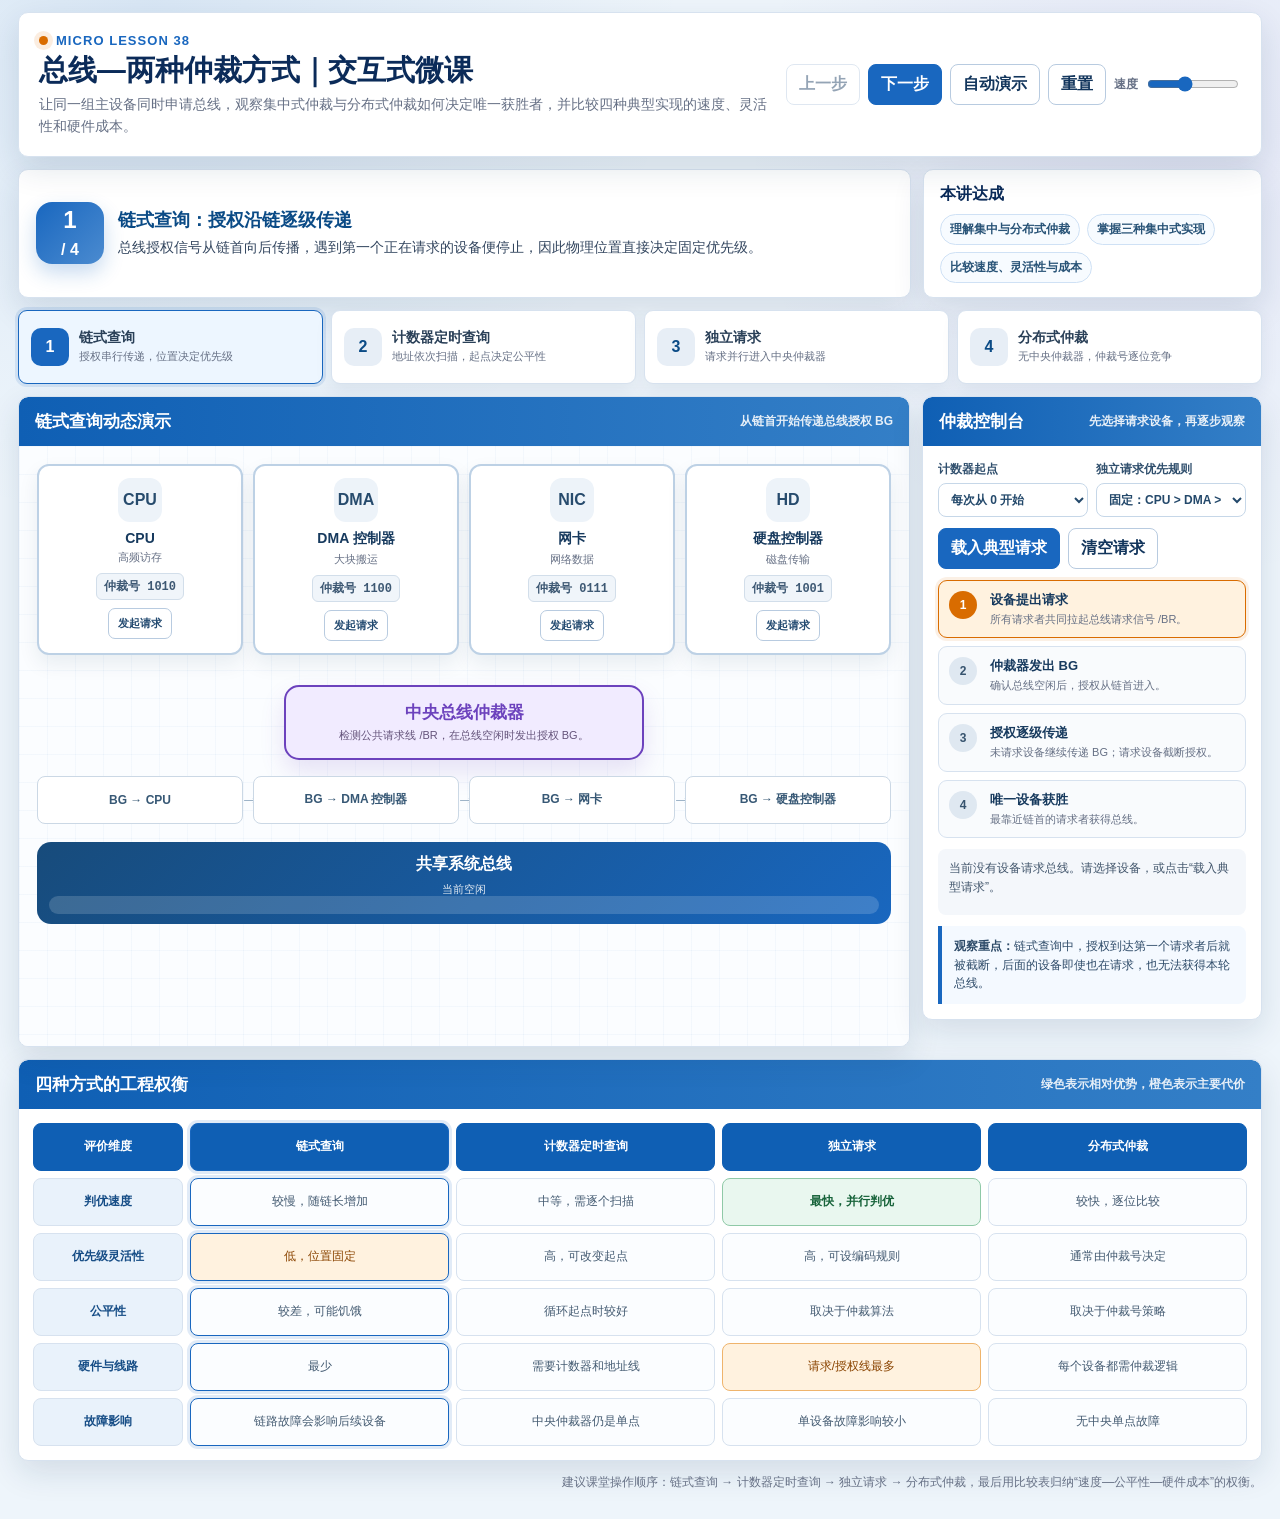
<file: scripts/微课38_总线-两种仲裁方式_交互式演示.html>
<!doctype html>
<html lang="zh-CN">
<head>
<meta charset="utf-8">
<meta name="viewport" content="width=device-width, initial-scale=1">
<title>微课38：总线—两种仲裁方式｜交互式演示</title>
<style>
:root{
  --ink:#132238;--muted:#667085;--line:#d7e2ef;--blue:#1967bf;--blue-dark:#0b4b86;
  --blue-soft:#edf6ff;--orange:#d96c00;--orange-soft:#fff2df;--green:#218a53;
  --green-soft:#e9f7ef;--purple:#6c42bd;--purple-soft:#f1ebff;--red:#d64545;
  --red-soft:#fff0f0;--shadow:0 12px 32px rgba(17,46,81,.12);--radius:10px;
}
*{box-sizing:border-box}
html{scroll-behavior:smooth}
body{
  margin:0;min-height:100vh;font-family:"Microsoft YaHei","PingFang SC",Arial,sans-serif;color:var(--ink);
  background:radial-gradient(circle at 12% 0%,rgba(25,103,191,.10),transparent 28%),
             radial-gradient(circle at 92% 10%,rgba(108,66,189,.08),transparent 24%),#eef5fb;
}
button,input,select{font:inherit}button{touch-action:manipulation}
.app{width:min(1760px,calc(100% - 36px));margin:0 auto;padding:12px 0 28px}
.topbar{
  display:grid;grid-template-columns:minmax(0,1fr) auto;gap:18px;align-items:center;background:#fff;
  border:1px solid var(--line);border-radius:var(--radius);box-shadow:var(--shadow);padding:18px 20px;
  position:sticky;top:8px;z-index:30;
}
.eyebrow{display:inline-flex;align-items:center;gap:8px;color:var(--blue);font-weight:900;font-size:13px;letter-spacing:.08em;text-transform:uppercase;margin-bottom:6px}
.eyebrow::before{content:"";width:9px;height:9px;border-radius:50%;background:var(--orange);box-shadow:0 0 0 5px rgba(217,108,0,.12)}
h1{margin:0;font-size:clamp(25px,2.25vw,36px);line-height:1.16;color:#0b2b59}
.subtitle{margin:7px 0 0;color:var(--muted);font-size:14px;line-height:1.55}
.controls{display:flex;align-items:center;gap:8px;flex-wrap:wrap;justify-content:flex-end}
.btn{border:1px solid #b8cbe0;background:#fff;color:#12355c;font-weight:800;border-radius:8px;padding:9px 12px;min-height:40px;cursor:pointer;transition:.16s}
.btn:hover:not(:disabled){transform:translateY(-1px);box-shadow:0 7px 16px rgba(17,46,81,.11)}
.btn.primary{background:var(--blue);border-color:var(--blue);color:#fff}.btn.warn{background:var(--orange);border-color:var(--orange);color:#fff}
.btn:disabled{opacity:.45;cursor:not-allowed}.speed{display:flex;align-items:center;gap:7px;color:var(--muted);font-size:12px;font-weight:700;white-space:nowrap}
input[type="range"]{accent-color:var(--blue);width:92px}
.overview{display:grid;grid-template-columns:minmax(0,1.45fr) minmax(320px,.55fr);gap:12px;margin:12px 0}
.card,section{background:#fff;border:1px solid var(--line);border-radius:var(--radius);box-shadow:var(--shadow)}
.lesson-status{padding:15px 17px;display:grid;grid-template-columns:auto minmax(0,1fr);gap:14px;align-items:center}
.step-badge{width:68px;height:62px;border-radius:16px;background:linear-gradient(135deg,var(--blue),#4b8bd0);color:#fff;display:grid;place-items:center;text-align:center;font-weight:900;line-height:1.05;box-shadow:0 9px 20px rgba(25,103,191,.24)}
.step-badge strong{font-size:24px;display:block}.lesson-status h2{margin:0 0 5px;font-size:18px;color:var(--blue-dark)}
.lesson-status p{margin:0;color:#33465f;line-height:1.55;font-size:14px}.goal-card{padding:14px 16px}.goal-card h3{margin:0 0 9px;color:#0b2b59;font-size:16px}
.goal-tags{display:flex;flex-wrap:wrap;gap:7px}.goal-tag{border:1px solid #cfe1f5;background:#f7fbff;border-radius:999px;padding:6px 9px;font-size:12px;font-weight:800;color:#285377}
.mode-nav{display:grid;grid-template-columns:repeat(4,minmax(0,1fr));gap:8px;margin-bottom:12px}
.mode-btn{border:1px solid var(--line);background:#fff;border-radius:9px;min-height:74px;padding:10px 12px;text-align:left;cursor:pointer;display:grid;grid-template-columns:auto minmax(0,1fr);gap:10px;align-items:center;color:#2a4058;box-shadow:0 7px 18px rgba(17,46,81,.07);transition:.2s}
.mode-btn:hover{transform:translateY(-1px)}.mode-btn.active{border-color:var(--blue);background:var(--blue-soft);box-shadow:0 0 0 3px rgba(25,103,191,.12)}
.mode-num{width:38px;height:38px;border-radius:10px;display:grid;place-items:center;background:#e7eef6;color:var(--blue-dark);font-weight:900}.mode-btn.active .mode-num{background:var(--blue);color:#fff}
.mode-btn strong{display:block;font-size:14px;margin-bottom:2px}.mode-btn small{display:block;color:var(--muted);font-size:11px;line-height:1.35}
.section-title{padding:13px 16px;background:linear-gradient(90deg,#0f5fb4,#347fc7);color:#fff;display:flex;justify-content:space-between;align-items:center;gap:12px;font-weight:900;font-size:17px;border-radius:9px 9px 0 0}
.section-title small{font-size:12px;font-weight:700;opacity:.88;text-align:right}
.workspace{display:grid;grid-template-columns:minmax(0,1.55fr) minmax(340px,.45fr);gap:12px;align-items:start}
.sim-panel,.side-panel{overflow:hidden}.sim-body{min-height:600px;padding:18px;background:linear-gradient(rgba(25,103,191,.035) 1px,transparent 1px),linear-gradient(90deg,rgba(25,103,191,.035) 1px,transparent 1px),#fbfdff;background-size:28px 28px}
.device-grid{display:grid;grid-template-columns:repeat(4,1fr);gap:10px}.device{border:2px solid #bdd1e5;border-radius:12px;padding:12px;background:#fff;text-align:center;transition:.22s;box-shadow:0 9px 20px rgba(17,46,81,.08)}
.device.requesting{border-color:var(--orange);background:var(--orange-soft);box-shadow:0 0 0 3px rgba(217,108,0,.10)}
.device.probing{border-color:var(--purple);background:var(--purple-soft);box-shadow:0 0 0 4px rgba(108,66,189,.11);transform:translateY(-2px)}
.device.winner{border-color:var(--green);background:var(--green-soft);box-shadow:0 0 0 4px rgba(33,138,83,.13);transform:translateY(-3px)}
.device.eliminated{opacity:.35;filter:grayscale(.5)}.device-icon{width:44px;height:44px;border-radius:12px;background:#edf3f9;display:grid;place-items:center;margin:0 auto 8px;color:#274b6d;font-weight:900}
.device h4{margin:0;font-size:14px;color:#173a5e}.device p{margin:4px 0 8px;color:var(--muted);font-size:11px}.code{display:inline-flex;border-radius:6px;padding:4px 7px;background:#f0f5fa;border:1px solid #d2deea;color:#3d5873;font:800 12px Consolas,monospace}
.request-btn{margin-top:8px;border:1px solid #b8cbe0;background:#fff;border-radius:7px;padding:7px 9px;font-size:11px;font-weight:900;color:#244b71;cursor:pointer}.request-btn.active{background:var(--orange);border-color:var(--orange);color:#fff}
.arbiter-area{margin:30px auto 0;max-width:930px}.arbiter{width:min(360px,82%);margin:0 auto;border:2px solid var(--purple);background:var(--purple-soft);border-radius:15px;padding:14px;text-align:center;box-shadow:0 12px 24px rgba(108,66,189,.15)}
.arbiter strong{color:var(--purple);font-size:17px}.arbiter span{display:block;color:#65547b;font-size:11px;margin-top:4px;line-height:1.45}
.chain-track,.counter-track,.parallel-track,.distributed-track{display:none}.chain-track.show,.counter-track.show,.parallel-track.show,.distributed-track.show{display:block}
.chain-row{display:grid;grid-template-columns:repeat(4,1fr);gap:10px;align-items:center;margin-top:16px}.chain-node{height:48px;border-radius:8px;border:1px solid #cbd8e5;background:#fff;display:grid;place-items:center;font-size:12px;font-weight:900;color:#375875;position:relative}
.chain-node::after{content:"→";position:absolute;right:-18px;color:#8da7bf;font-size:20px}.chain-node:last-child::after{display:none}.chain-node.active{background:var(--purple-soft);border-color:var(--purple);color:var(--purple)}.chain-node.stop{background:var(--green-soft);border-color:var(--green);color:var(--green)}
.counter-box{display:grid;grid-template-columns:190px 1fr;gap:12px;margin-top:16px;align-items:center}.counter-display{border:2px solid var(--purple);border-radius:14px;padding:14px;background:var(--purple-soft);text-align:center}
.counter-display span{display:block;font-size:12px;color:#6a5686;font-weight:800}.counter-display strong{display:block;font-size:38px;color:var(--purple);font-family:Consolas,monospace;margin-top:3px}
.address-track,.parallel-lines{display:grid;grid-template-columns:repeat(4,1fr);gap:8px}.address-cell,.parallel-line{border:1px solid #cad9e7;background:#fff;border-radius:9px;padding:10px;text-align:center;font-size:12px;font-weight:900;color:#47627b}
.address-cell.active,.parallel-line.active{background:var(--orange-soft);border-color:var(--orange);color:#8b4300}.address-cell.hit,.parallel-line.grant{background:var(--green-soft);border-color:var(--green);color:#17633a}
.parallel-lines{margin-top:16px}.bit-table{display:grid;grid-template-columns:110px repeat(4,1fr);gap:7px;margin-top:16px}.bit-cell{min-height:38px;border:1px solid #d0ddea;background:#fff;border-radius:8px;display:grid;place-items:center;font-size:12px;font-weight:900;color:#47627b}
.bit-cell.head{background:#0f5fb4;color:#fff;border-color:#0f5fb4}.bit-cell.label{background:#e9f2fb;color:#164d86}.bit-cell.bit-active{background:var(--orange-soft);border-color:var(--orange);color:#8b4300}.bit-cell.bit-win{background:var(--green-soft);border-color:var(--green);color:#17633a}.bit-cell.bit-out{opacity:.3}
.bus-box{margin:18px auto 0;height:82px;border-radius:14px;background:linear-gradient(135deg,#174b7b,#1967bf);padding:12px;color:#fff;text-align:center;position:relative;overflow:hidden}.bus-box strong{display:block;font-size:16px;margin-bottom:4px}.bus-box span{font-size:11px;opacity:.88}
.bus-progress{position:absolute;left:12px;right:12px;bottom:10px;height:18px;border-radius:999px;background:rgba(255,255,255,.16);overflow:hidden}.bus-progress-fill{height:100%;width:0;background:linear-gradient(90deg,#fff,#bfe0ff);border-radius:999px;transition:width .2s}
.side-body{padding:15px;display:flex;flex-direction:column;gap:11px}.selector-row{display:grid;grid-template-columns:1fr 1fr;gap:8px}.selector-row label{font-size:12px;font-weight:900;color:#31506e}.selector-row select{width:100%;margin-top:5px;border:1px solid #c6d7e8;border-radius:8px;padding:8px;background:#fff;color:#24496b;font-weight:800}
.timeline{display:grid;gap:8px}.timeline-step{border:1px solid var(--line);border-radius:9px;padding:10px;background:#f9fbfd;display:grid;grid-template-columns:32px 1fr;gap:9px;align-items:start;transition:.2s}.timeline-step.active{border-color:var(--orange);background:var(--orange-soft);box-shadow:0 0 0 3px rgba(217,108,0,.10)}.timeline-step.done{border-color:#9ed2b4;background:var(--green-soft)}
.timeline-index{width:28px;height:28px;border-radius:50%;background:#dfe8f1;color:#36536e;display:grid;place-items:center;font-weight:900;font-size:12px}.timeline-step.active .timeline-index{background:var(--orange);color:#fff}.timeline-step.done .timeline-index{background:var(--green);color:#fff}
.timeline-step strong{font-size:13px;color:#173a5e;display:block;margin-bottom:3px}.timeline-step p{font-size:11px;line-height:1.42;color:var(--muted);margin:0}.status-box{border-radius:8px;padding:10px 11px;background:#f4f7fb;font-size:12px;line-height:1.55;color:#42566c;min-height:66px}.concept-tip{border-left:4px solid var(--blue);background:#f4f9ff;padding:11px 12px;border-radius:0 8px 8px 0;font-size:12px;line-height:1.55;color:#2e4b69}
.compare{margin-top:12px;overflow:hidden}.compare-body{padding:14px;overflow-x:auto}.compare-grid{display:grid;grid-template-columns:150px repeat(4,minmax(180px,1fr));gap:7px;min-width:930px}.compare-cell{min-height:48px;border:1px solid var(--line);border-radius:8px;background:#fbfdff;padding:8px;display:flex;align-items:center;justify-content:center;text-align:center;font-size:12px;color:#445b72;line-height:1.4}.compare-cell.head{background:#0f5fb4;color:#fff;font-weight:900;border-color:#0f5fb4}.compare-cell.rowhead{background:#e9f2fb;color:#164d86;font-weight:900}.compare-cell.best{background:var(--green-soft);border-color:#8fc9a7;color:#17633a;font-weight:900}.compare-cell.warn{background:var(--orange-soft);border-color:#efb46c;color:#8a4400}.compare-cell.active-col{box-shadow:0 0 0 3px rgba(25,103,191,.13);border-color:var(--blue)}
.footer-note{margin-top:13px;text-align:right;color:var(--muted);font-size:12px}
@media(max-width:1180px){.topbar,.overview,.workspace{grid-template-columns:1fr}.topbar{position:relative;top:auto}.controls{justify-content:flex-start}.mode-nav{grid-template-columns:1fr 1fr}.sim-body{min-height:auto}}
@media(max-width:820px){.app{width:min(100% - 18px,1760px)}.device-grid{grid-template-columns:1fr 1fr}.chain-row,.address-track,.parallel-lines{grid-template-columns:1fr 1fr}.counter-box{grid-template-columns:1fr}}
@media(max-width:560px){.mode-nav{grid-template-columns:1fr}.lesson-status{grid-template-columns:1fr}.step-badge{width:100%;height:45px;display:flex;gap:6px;border-radius:9px}.step-badge strong{font-size:18px}.device-grid{grid-template-columns:1fr}.selector-row{grid-template-columns:1fr}.bit-table{grid-template-columns:90px repeat(4,70px);overflow-x:auto}}
</style>
</head>
<body>
<div class="app">
<header class="topbar">
  <div>
    <div class="eyebrow">Micro Lesson 38</div>
    <h1>总线—两种仲裁方式｜交互式微课</h1>
    <p class="subtitle">让同一组主设备同时申请总线，观察集中式仲裁与分布式仲裁如何决定唯一获胜者，并比较四种典型实现的速度、灵活性和硬件成本。</p>
  </div>
  <div class="controls">
    <button class="btn" id="prevBtn">上一步</button>
    <button class="btn primary" id="nextBtn">下一步</button>
    <button class="btn" id="playBtn">自动演示</button>
    <button class="btn" id="resetBtn">重置</button>
    <label class="speed">速度 <input id="speed" type="range" min="650" max="1800" step="50" value="1100"></label>
  </div>
</header>
<div class="overview">
  <div class="card lesson-status">
    <div class="step-badge"><strong id="guideNo">1</strong><span>/ 4</span></div>
    <div><h2 id="guideTitle">链式查询：授权沿链逐级传递</h2><p id="guideText">总线授权信号从链首向后传播，遇到第一个正在请求的设备便停止，因此物理位置直接决定固定优先级。</p></div>
  </div>
  <div class="card goal-card"><h3>本讲达成</h3><div class="goal-tags"><span class="goal-tag">理解集中与分布式仲裁</span><span class="goal-tag">掌握三种集中式实现</span><span class="goal-tag">比较速度、灵活性与成本</span></div></div>
</div>
<nav class="mode-nav" aria-label="仲裁方式">
  <button class="mode-btn active" data-mode="chain"><span class="mode-num">1</span><span><strong>链式查询</strong><small>授权串行传递，位置决定优先级</small></span></button>
  <button class="mode-btn" data-mode="counter"><span class="mode-num">2</span><span><strong>计数器定时查询</strong><small>地址依次扫描，起点决定公平性</small></span></button>
  <button class="mode-btn" data-mode="parallel"><span class="mode-num">3</span><span><strong>独立请求</strong><small>请求并行进入中央仲裁器</small></span></button>
  <button class="mode-btn" data-mode="distributed"><span class="mode-num">4</span><span><strong>分布式仲裁</strong><small>无中央仲裁器，仲裁号逐位竞争</small></span></button>
</nav>
<main>
<div class="workspace">
  <section class="sim-panel">
    <div class="section-title"><span id="simTitle">链式查询动态演示</span><small id="simSubtitle">从链首开始传递总线授权 BG</small></div>
    <div class="sim-body">
      <div class="device-grid" id="deviceGrid"></div>
      <div class="arbiter-area">
        <div class="arbiter" id="arbiter"><strong id="arbiterName">中央总线仲裁器</strong><span id="arbiterDesc">检测公共请求线 /BR，在总线空闲时发出授权 BG。</span></div>
        <div class="chain-track show" id="chainTrack"><div class="chain-row" id="chainRow"></div></div>
        <div class="counter-track" id="counterTrack"><div class="counter-box"><div class="counter-display"><span>当前查询地址</span><strong id="counterValue">0</strong></div><div class="address-track" id="addressTrack"></div></div></div>
        <div class="parallel-track" id="parallelTrack"><div class="parallel-lines" id="parallelLines"></div></div>
        <div class="distributed-track" id="distributedTrack"><div class="bit-table" id="bitTable"></div></div>
        <div class="bus-box"><strong>共享系统总线</strong><span id="busOwner">当前空闲</span><div class="bus-progress"><div class="bus-progress-fill" id="busFill"></div></div></div>
      </div>
    </div>
  </section>
  <section class="side-panel">
    <div class="section-title"><span>仲裁控制台</span><small>先选择请求设备，再逐步观察</small></div>
    <div class="side-body">
      <div class="selector-row">
        <label>计数器起点<select id="counterStart"><option value="0">每次从 0 开始</option><option value="resume">从上次获胜后继续</option></select></label>
        <label>独立请求优先规则<select id="priorityRule"><option value="fixed">固定：CPU &gt; DMA &gt; 网卡 &gt; 硬盘</option><option value="round">循环优先</option></select></label>
      </div>
      <div class="controls" style="justify-content:flex-start"><button class="btn primary" id="demoBtn">载入典型请求</button><button class="btn" id="clearBtn">清空请求</button></div>
      <div class="timeline" id="timeline"></div>
      <div class="status-box" id="statusBox">已进入链式查询模式。请选择两个或多个设备发起请求。</div>
      <div class="concept-tip" id="conceptTip"><b>观察重点：</b>链式查询中，授权到达第一个请求者后就被截断，后面的设备即使也在请求，也无法获得本轮总线。</div>
    </div>
  </section>
</div>
<section class="compare">
  <div class="section-title"><span>四种方式的工程权衡</span><small>绿色表示相对优势，橙色表示主要代价</small></div>
  <div class="compare-body"><div class="compare-grid" id="compareGrid"></div></div>
</section>
</main>
<div class="footer-note">建议课堂操作顺序：链式查询 → 计数器定时查询 → 独立请求 → 分布式仲裁，最后用比较表归纳“速度—公平性—硬件成本”的权衡。</div>
</div>
<script>
(function(){
"use strict";
const $=(s,r=document)=>r.querySelector(s);const $$=(s,r=document)=>Array.from(r.querySelectorAll(s));
const devices=[
  {id:"CPU",name:"CPU",desc:"高频访存",code:"1010"},
  {id:"DMA",name:"DMA 控制器",desc:"大块搬运",code:"1100"},
  {id:"NIC",name:"网卡",desc:"网络数据",code:"0111"},
  {id:"DISK",name:"硬盘控制器",desc:"磁盘传输",code:"1001"}
];
const modes={
  chain:{title:"链式查询动态演示",subtitle:"从链首开始传递总线授权 BG",guide:"链式查询：授权沿链逐级传递",text:"总线授权信号从链首向后传播，遇到第一个正在请求的设备便停止，因此物理位置直接决定固定优先级。",tip:"链式查询中，授权到达第一个请求者后就被截断，后面的设备即使也在请求，也无法获得本轮总线。"},
  counter:{title:"计数器定时查询动态演示",subtitle:"计数地址逐个广播，匹配请求者即停止",guide:"计数器定时查询：查询起点决定优先级",text:"中央仲裁器依次广播设备地址。每次从 0 开始会形成固定优先级，从上次位置继续则可实现循环公平。",tip:"计数器方式用额外地址线换取优先级灵活性；设备越多，最坏情况下需要扫描的地址越多。"},
  parallel:{title:"独立请求动态演示",subtitle:"所有请求并行送入优先级编码器",guide:"独立请求：并行判优，响应最快",text:"每个设备拥有独立请求线和授权线，中央仲裁器一次性看到全部请求并直接判优，速度快但线路数量最多。",tip:"独立请求不需要逐级传递或逐个扫描，判优速度快；代价是每个设备都要单独连接请求线和授权线。"},
  distributed:{title:"分布式仲裁动态演示",subtitle:"各设备按仲裁号从高位到低位竞争",guide:"分布式仲裁：设备共同完成判优",text:"系统不设置中央仲裁器。所有请求者把仲裁号送上仲裁总线，从最高位开始比较，仲裁号最大的设备最终保留竞争资格。",tip:"分布式仲裁没有中央单点故障，扩展性较好；但每个设备都必须配置仲裁逻辑，控制电路更复杂。"}
};
let mode="chain",requests=new Set(),step=0,playing=false,timer=null,lastCounterWinner=0,roundPointer=0,winner=null;
function buildDevices(){
  $("#deviceGrid").innerHTML=devices.map(d=>`<div class="device" data-device="${d.id}"><div class="device-icon">${d.id==="DISK"?"HD":d.id}</div><h4>${d.name}</h4><p>${d.desc}</p><span class="code">仲裁号 ${d.code}</span><br><button class="request-btn" data-request="${d.id}">发起请求</button></div>`).join("");
  $$("[data-request]").forEach(b=>b.addEventListener("click",()=>{stopPlay(false);const id=b.dataset.request;if(requests.has(id))requests.delete(id);else requests.add(id);step=0;winner=null;render();}));
}
function buildStatic(){
  $("#chainRow").innerHTML=devices.map((d,i)=>`<div class="chain-node" data-chain="${i}">BG → ${d.name}</div>`).join("");
  $("#addressTrack").innerHTML=devices.map((d,i)=>`<div class="address-cell" data-address="${i}">${i} → ${d.name}</div>`).join("");
  $("#parallelLines").innerHTML=devices.map(d=>`<div class="parallel-line" data-parallel="${d.id}">REQ / GNT · ${d.name}</div>`).join("");
  renderBitTable(-1,new Set());
  const rows=[
    ["评价维度","链式查询","计数器定时查询","独立请求","分布式仲裁"],
    ["判优速度","较慢，随链长增加","中等，需逐个扫描","最快，并行判优","较快，逐位比较"],
    ["优先级灵活性","低，位置固定","高，可改变起点","高，可设编码规则","通常由仲裁号决定"],
    ["公平性","较差，可能饥饿","循环起点时较好","取决于仲裁算法","取决于仲裁号策略"],
    ["硬件与线路","最少","需要计数器和地址线","请求/授权线最多","每个设备都需仲裁逻辑"],
    ["故障影响","链路故障会影响后续设备","中央仲裁器仍是单点","单设备故障影响较小","无中央单点故障"]
  ];
  $("#compareGrid").innerHTML=rows.flatMap((row,r)=>row.map((c,i)=>{let cls="compare-cell";if(r===0)cls+=" head";else if(i===0)cls+=" rowhead";if(r===1&&i===3)cls+=" best";if(r===4&&i===3)cls+=" warn";if(r===2&&i===1)cls+=" warn";return `<div class="${cls}" data-col="${i-1}">${c}</div>`;})).join("");
}
function typicalRequests(){requests=new Set(mode==="distributed"?["CPU","DMA","DISK"]:["DMA","NIC","DISK"]);step=0;winner=null;render();}
function maxSteps(){
  if(mode==="chain"){const idx=devices.findIndex(d=>requests.has(d.id));return Math.max(2,(idx<0?devices.length:idx+1)+2);}
  if(mode==="counter"){const start=getCounterStart();if(!requests.size)return 2;let scans=0;for(let k=0;k<devices.length;k++){scans++;const idx=(start+k)%devices.length;if(requests.has(devices[idx].id))break;}return scans+2;}
  if(mode==="parallel")return 4;return 6;
}
function getCounterStart(){return $("#counterStart").value==="resume"?(lastCounterWinner+1)%devices.length:0;}
function getParallelWinner(){if(!requests.size)return null;if($("#priorityRule").value==="fixed")return devices.find(d=>requests.has(d.id))?.id||null;for(let k=0;k<devices.length;k++){const idx=(roundPointer+k)%devices.length;if(requests.has(devices[idx].id))return devices[idx].id;}return null;}
function getDistributedAlive(bitIndex){let alive=devices.filter(d=>requests.has(d.id));for(let b=0;b<=bitIndex;b++){if(!alive.length)break;const hasOne=alive.some(d=>d.code[b]==="1");if(hasOne)alive=alive.filter(d=>d.code[b]==="1");}return new Set(alive.map(d=>d.id));}
function computeWinner(){if(!requests.size)return null;if(mode==="chain")return devices.find(d=>requests.has(d.id))?.id||null;if(mode==="counter"){const start=getCounterStart();for(let k=0;k<devices.length;k++){const idx=(start+k)%devices.length;if(requests.has(devices[idx].id))return devices[idx].id;}}if(mode==="parallel")return getParallelWinner();return devices.filter(d=>requests.has(d.id)).sort((a,b)=>parseInt(b.code,2)-parseInt(a.code,2))[0]?.id||null;}
function timelineData(){
  if(mode==="chain")return [["设备提出请求","所有请求者共同拉起总线请求信号 /BR。"],["仲裁器发出 BG","确认总线空闲后，授权从链首进入。"],["授权逐级传递","未请求设备继续传递 BG；请求设备截断授权。"],["唯一设备获胜","最靠近链首的请求者获得总线。"]];
  if(mode==="counter")return [["设备提出请求","请求者通过公共请求线通知仲裁器。"],["启动计数器","仲裁器从设定起点开始广播设备地址。"],["逐个地址匹配","地址与请求设备编号相同时停止计数。"],["唯一设备获胜","匹配设备置总线忙并开始传输。"]];
  if(mode==="parallel")return [["独立请求并行到达","每个设备通过自己的 REQ 线申请。"],["优先级编码器判优","仲裁器同时观察全部请求并计算赢家。"],["独立授权返回","仅获胜设备的 GNT 线有效。"],["唯一设备获胜","获胜设备占用总线，其余设备继续等待。"]];
  return [["请求者送出仲裁号","每个设备把自身 CN 放到仲裁总线上。"],["比较最高位 b3","当前位为 0 且总线上存在 1 的设备退出。"],["比较 b2","仍存活的设备继续逐位竞争。"],["比较 b1","更高位失败者不能再送出低位。"],["比较最低位 b0","最终只保留仲裁号最大的设备。"],["唯一设备获胜","W0=1 的设备获得总线使用权。"]];
}
function renderTimeline(){const data=timelineData();$("#timeline").innerHTML=data.map((x,i)=>`<div class="timeline-step ${i<step?"done":i===step?"active":""}"><div class="timeline-index">${i+1}</div><div><strong>${x[0]}</strong><p>${x[1]}</p></div></div>`).join("");}
function renderBitTable(bitIndex,alive){let html=`<div class="bit-cell head">设备</div>${["b3","b2","b1","b0"].map(x=>`<div class="bit-cell head">${x}</div>`).join("")}`;devices.forEach(d=>{html+=`<div class="bit-cell label">${d.name}</div>`;[...d.code].forEach((bit,b)=>{let cls="bit-cell";if(bitIndex===b)cls+=" bit-active";if(alive.has(d.id)&&bitIndex>=b)cls+=" bit-win";if(requests.size&&!alive.has(d.id)&&bitIndex>=0)cls+=" bit-out";html+=`<div class="${cls}">${bit}</div>`;});});$("#bitTable").innerHTML=html;}
function clearVisual(){$$(".device").forEach(x=>x.classList.remove("requesting","probing","winner","eliminated"));$$(".chain-node").forEach(x=>x.classList.remove("active","stop"));$$(".address-cell").forEach(x=>x.classList.remove("active","hit"));$$(".parallel-line").forEach(x=>x.classList.remove("active","grant"));$("#busFill").style.width="0%";$("#busOwner").textContent="当前空闲";}
function renderModeVisual(){
  clearVisual();devices.forEach(d=>{const card=$(`[data-device="${d.id}"]`),btn=$(`[data-request="${d.id}"]`);card.classList.toggle("requesting",requests.has(d.id));btn.classList.toggle("active",requests.has(d.id));btn.textContent=requests.has(d.id)?"撤回请求":"发起请求";});
  $("#chainTrack").classList.toggle("show",mode==="chain");$("#counterTrack").classList.toggle("show",mode==="counter");$("#parallelTrack").classList.toggle("show",mode==="parallel");$("#distributedTrack").classList.toggle("show",mode==="distributed");$("#arbiter").style.display=mode==="distributed"?"none":"block";
  $("#arbiterName").textContent=mode==="parallel"?"中央仲裁器 + 优先级编码器":"中央总线仲裁器";$("#arbiterDesc").textContent=mode==="chain"?"检测公共请求线 /BR，在总线空闲时发出授权 BG。":mode==="counter"?"启动计数器，把查询地址广播给所有设备。":"同时采样所有独立请求线，并直接产生唯一授权。";
  if(mode==="chain"){
    const winIndex=devices.findIndex(d=>d.id===computeWinner());
    if(step>=2){const visited=Math.min(step-1,devices.length);for(let i=0;i<visited;i++){const node=$(`[data-chain="${i}"]`);node.classList.add("active");$(`[data-device="${devices[i].id}"]`).classList.add("probing");if(i===winIndex){node.classList.add("stop");$(`[data-device="${devices[i].id}"]`).classList.add("winner");winner=devices[i].id;break;}}}
  }
  if(mode==="counter"){
    const start=getCounterStart(),scans=Math.max(0,step-1);let current=start;
    for(let k=0;k<scans;k++){current=(start+k)%devices.length;$(`[data-address="${current}"]`).classList.add("active");$(`[data-device="${devices[current].id}"]`).classList.add("probing");if(requests.has(devices[current].id)){$(`[data-address="${current}"]`).classList.add("hit");$(`[data-device="${devices[current].id}"]`).classList.add("winner");winner=devices[current].id;break;}}
    $("#counterValue").textContent=scans?current:start;
  }
  if(mode==="parallel"){if(step>=1)requests.forEach(id=>$(`[data-parallel="${id}"]`).classList.add("active"));if(step>=2){const w=getParallelWinner();if(w){$(`[data-parallel="${w}"]`).classList.add("grant");$(`[data-device="${w}"]`).classList.add("winner");winner=w;}}}
  if(mode==="distributed"){
    const bitIndex=Math.min(3,Math.max(-1,step-1)),alive=bitIndex>=0?getDistributedAlive(bitIndex):new Set(requests);renderBitTable(bitIndex,alive);devices.forEach(d=>{const c=$(`[data-device="${d.id}"]`);if(requests.has(d.id)&&alive.has(d.id))c.classList.add("probing");if(requests.has(d.id)&&!alive.has(d.id))c.classList.add("eliminated");});if(step>=5){const w=computeWinner();if(w){$(`[data-device="${w}"]`).classList.add("winner");winner=w;}}}
  if(winner){const d=devices.find(x=>x.id===winner);$("#busOwner").textContent=`已授权：${d.name}`;$("#busFill").style.width="100%";}
}
function renderStatus(){let text="";if(!requests.size)text="当前没有设备请求总线。请选择设备，或点击“载入典型请求”。";else if(step===0)text=`已有 ${[...requests].map(id=>devices.find(d=>d.id===id).name).join("、")} 发起请求。点击“下一步”开始仲裁。`;else if(winner){const d=devices.find(x=>x.id===winner);text=`仲裁完成：${d.name} 获得总线使用权。其他请求者必须等待本次传输结束。`;}else text=timelineData()[Math.min(step,timelineData().length-1)]?.[1]||"仲裁正在进行。";$("#statusBox").textContent=text;$("#prevBtn").disabled=step===0;$("#nextBtn").disabled=step>=maxSteps()-1;}
function highlightCompare(){$$(".compare-cell[data-col]").forEach(c=>c.classList.remove("active-col"));const idx={chain:0,counter:1,parallel:2,distributed:3}[mode];$$(`.compare-cell[data-col="${idx}"]`).forEach(c=>c.classList.add("active-col"));}
function render(){const m=modes[mode];$("#simTitle").textContent=m.title;$("#simSubtitle").textContent=m.subtitle;$("#guideTitle").textContent=m.guide;$("#guideText").textContent=m.text;$("#guideNo").textContent={chain:1,counter:2,parallel:3,distributed:4}[mode];$("#conceptTip").innerHTML=`<b>观察重点：</b>${m.tip}`;$$(".mode-btn").forEach(b=>b.classList.toggle("active",b.dataset.mode===mode));renderTimeline();renderModeVisual();renderStatus();highlightCompare();$("#playBtn").textContent=playing?"暂停演示":"自动演示";}
function setMode(nextMode){stopPlay(false);mode=nextMode;step=0;winner=null;if(mode==="distributed"&&!requests.size)requests=new Set(["CPU","DMA","DISK"]);render();window.scrollTo({top:0,behavior:"smooth"});}
function next(){if(!requests.size){typicalRequests();return}const max=maxSteps();if(step<max-1){step++;winner=null;render();if(step>=max-1)finalizeWinnerState();}else stopPlay();}
function prev(){if(step>0){step--;winner=null;render();}}
function stopPlay(doRender=true){playing=false;clearInterval(timer);timer=null;if(doRender)render();}
function togglePlay(){if(playing){stopPlay();return}if(!requests.size)typicalRequests();if(step>=maxSteps()-1)step=0;playing=true;render();timer=setInterval(()=>{if(step>=maxSteps()-1){stopPlay();return}next();},Number($("#speed").value));}
function reset(){stopPlay(false);requests.clear();step=0;winner=null;lastCounterWinner=0;roundPointer=0;render();}
function finalizeWinnerState(){const w=computeWinner();if(!w)return;const idx=devices.findIndex(d=>d.id===w);if(mode==="counter")lastCounterWinner=idx;if(mode==="parallel"&&$("#priorityRule").value==="round")roundPointer=(idx+1)%devices.length;}
$$(".mode-btn").forEach(b=>b.addEventListener("click",()=>setMode(b.dataset.mode)));$("#nextBtn").addEventListener("click",next);$("#prevBtn").addEventListener("click",prev);$("#playBtn").addEventListener("click",togglePlay);$("#resetBtn").addEventListener("click",reset);$("#demoBtn").addEventListener("click",typicalRequests);$("#clearBtn").addEventListener("click",()=>{stopPlay(false);requests.clear();step=0;winner=null;render();});$("#counterStart").addEventListener("change",()=>{stopPlay(false);step=0;winner=null;render();});$("#priorityRule").addEventListener("change",()=>{stopPlay(false);step=0;winner=null;render();});$("#speed").addEventListener("input",()=>{if(playing){stopPlay(false);togglePlay();}});
document.addEventListener("keydown",e=>{const tag=e.target?.tagName?.toLowerCase();if(["input","select","button","textarea"].includes(tag)||e.target?.isContentEditable)return;if(e.code==="Space"||e.key==="ArrowRight"){e.preventDefault();next();}if(e.key==="ArrowLeft"){e.preventDefault();prev();}});
buildDevices();buildStatic();render();
})();
</script>
</body>
</html>
</file>
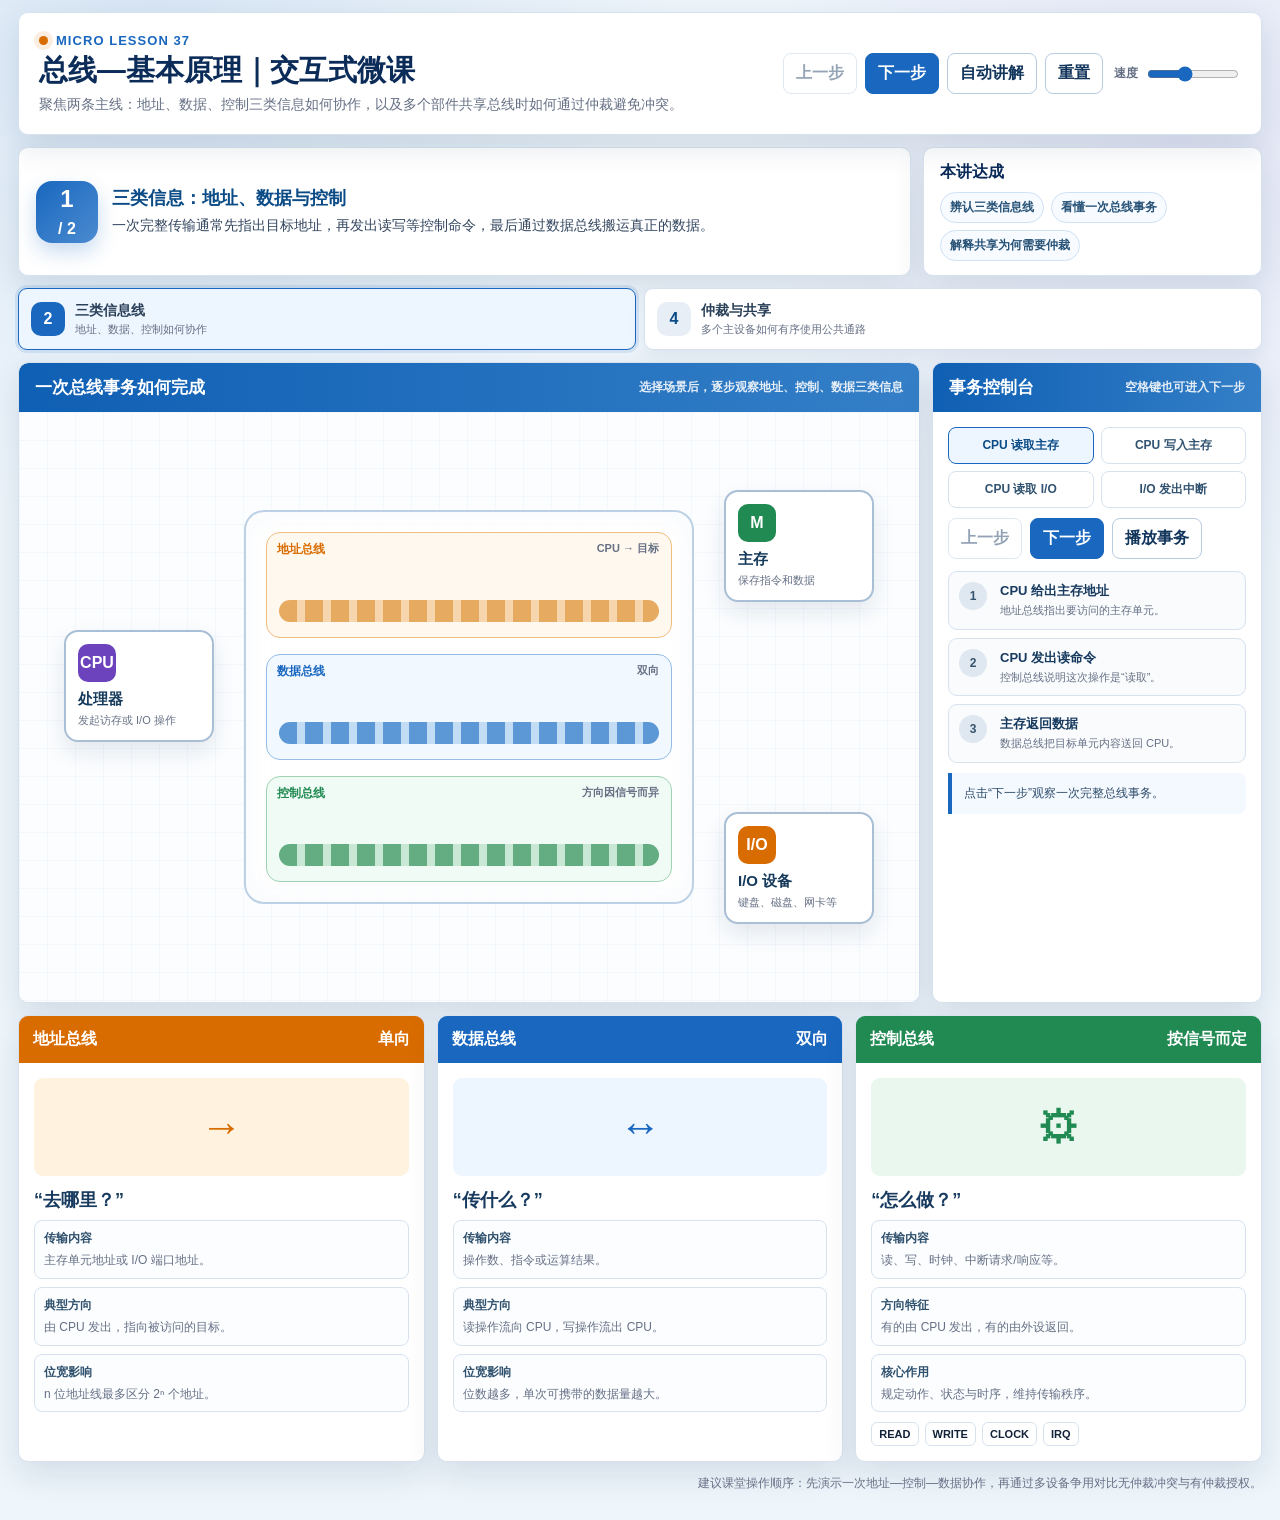
<file: scripts/总线-基本原理_交互式微课 .html>
<!DOCTYPE html>

<html lang="zh-CN">
<head>
<meta charset="utf-8"/>
<meta content="width=device-width, initial-scale=1" name="viewport"/>
<title>微课37：总线—基本原理｜交互式演示</title>
<style>
    :root{
      --ink:#132238;
      --muted:#667085;
      --line:#d7e2ef;
      --blue:#1967bf;
      --blue-dark:#0b4b86;
      --blue-soft:#edf6ff;
      --orange:#d96c00;
      --orange-soft:#fff2df;
      --green:#218a53;
      --green-soft:#e9f7ef;
      --purple:#6c42bd;
      --purple-soft:#f1ebff;
      --red:#d64545;
      --shadow:0 12px 32px rgba(17,46,81,.12);
      --radius:10px;
    }

    *{box-sizing:border-box}
    html{scroll-behavior:smooth}
    body{
      margin:0;
      min-height:100vh;
      font-family:"Microsoft YaHei","PingFang SC",Arial,sans-serif;
      color:var(--ink);
      background:
        radial-gradient(circle at 12% 0%,rgba(25,103,191,.10),transparent 28%),
        radial-gradient(circle at 92% 10%,rgba(108,66,189,.08),transparent 24%),
        #eef5fb;
    }

    button,input,select{font:inherit}
    button{touch-action:manipulation}

    .app{
      width:min(1760px,calc(100% - 36px));
      margin:0 auto;
      padding:12px 0 28px;
    }

    .topbar{
      display:grid;
      grid-template-columns:minmax(0,1fr) auto;
      gap:18px;
      align-items:center;
      background:#fff;
      border:1px solid var(--line);
      border-radius:var(--radius);
      box-shadow:var(--shadow);
      padding:18px 20px;
      position:sticky;
      top:8px;
      z-index:30;
    }

    .eyebrow{
      display:inline-flex;
      align-items:center;
      gap:8px;
      color:var(--blue);
      font-weight:900;
      font-size:13px;
      letter-spacing:.08em;
      text-transform:uppercase;
      margin-bottom:6px;
    }

    .eyebrow::before{
      content:"";
      width:9px;height:9px;border-radius:50%;
      background:var(--orange);
      box-shadow:0 0 0 5px rgba(217,108,0,.12);
    }

    h1{margin:0;font-size:clamp(25px,2.25vw,36px);line-height:1.16;color:#0b2b59}
    .subtitle{margin:7px 0 0;color:var(--muted);font-size:14px;line-height:1.55}

    .controls{display:flex;align-items:center;gap:8px;flex-wrap:wrap;justify-content:flex-end}
    .btn{
      border:1px solid #b8cbe0;
      background:#fff;
      color:#12355c;
      font-weight:800;
      border-radius:8px;
      padding:9px 12px;
      min-height:40px;
      cursor:pointer;
      transition:transform .16s,box-shadow .16s,background .16s,border-color .16s;
    }
    .btn:hover:not(:disabled){transform:translateY(-1px);box-shadow:0 7px 16px rgba(17,46,81,.11)}
    .btn.primary{background:var(--blue);border-color:var(--blue);color:#fff}
    .btn.warn{background:var(--orange);border-color:var(--orange);color:#fff}
    .btn:disabled{opacity:.45;cursor:not-allowed}
    .speed{display:flex;align-items:center;gap:7px;color:var(--muted);font-size:12px;font-weight:700;white-space:nowrap;margin-left:3px}
    input[type="range"]{accent-color:var(--blue)}
    .speed input{width:92px}

    .overview{
      display:grid;
      grid-template-columns:minmax(0,1.45fr) minmax(320px,.55fr);
      gap:12px;
      margin:12px 0;
    }

    .card,section{
      background:#fff;
      border:1px solid var(--line);
      border-radius:var(--radius);
      box-shadow:var(--shadow);
    }

    .lesson-status{padding:15px 17px;display:grid;grid-template-columns:auto minmax(0,1fr);gap:14px;align-items:center}
    .step-badge{
      width:62px;height:62px;border-radius:16px;
      background:linear-gradient(135deg,var(--blue),#4b8bd0);
      color:#fff;display:grid;place-items:center;text-align:center;
      font-weight:900;line-height:1.05;box-shadow:0 9px 20px rgba(25,103,191,.24)
    }
    .step-badge strong{font-size:24px;display:block}
    .lesson-status h2{margin:0 0 5px;font-size:18px;color:var(--blue-dark)}
    .lesson-status p{margin:0;color:#33465f;line-height:1.55;font-size:14px}

    .goal-card{padding:14px 16px}
    .goal-card h3{margin:0 0 9px;color:#0b2b59;font-size:16px}
    .goal-tags{display:flex;flex-wrap:wrap;gap:7px}
    .goal-tag{border:1px solid #cfe1f5;background:#f7fbff;border-radius:999px;padding:6px 9px;font-size:12px;font-weight:800;color:#285377}

    .chapter-nav{
      display:grid;
      grid-template-columns:repeat(2,minmax(0,1fr));
      gap:8px;
      margin-bottom:12px;
    }
    .chapter-btn{
      border:1px solid var(--line);
      background:#fff;
      border-radius:9px;
      min-height:62px;
      padding:10px 12px;
      text-align:left;
      cursor:pointer;
      display:grid;
      grid-template-columns:auto minmax(0,1fr);
      gap:10px;
      align-items:center;
      color:#2a4058;
      box-shadow:0 7px 18px rgba(17,46,81,.07);
      transition:.2s;
    }
    .chapter-btn:hover{transform:translateY(-1px)}
    .chapter-btn.active{border-color:var(--blue);background:var(--blue-soft);box-shadow:0 0 0 3px rgba(25,103,191,.12)}
    .chapter-num{width:34px;height:34px;border-radius:10px;display:grid;place-items:center;background:#e7eef6;color:var(--blue-dark);font-weight:900}
    .chapter-btn.active .chapter-num{background:var(--blue);color:#fff}
    .chapter-btn strong{display:block;font-size:14px;margin-bottom:2px}
    .chapter-btn small{display:block;color:var(--muted);font-size:11px;line-height:1.3}

    .stage{display:none}
    .stage.active{display:block;animation:stageIn .28s ease}
    @keyframes stageIn{from{opacity:.2;transform:translateY(5px)}to{opacity:1;transform:none}}

    .section-title{
      padding:13px 16px;
      background:linear-gradient(90deg,#0f5fb4,#347fc7);
      color:#fff;
      display:flex;
      justify-content:space-between;
      align-items:center;
      gap:12px;
      font-weight:900;
      font-size:17px;
      border-radius:9px 9px 0 0;
    }
    .section-title small{font-size:12px;font-weight:700;opacity:.88;text-align:right}

    .concept-grid{display:grid;grid-template-columns:minmax(0,1.25fr) minmax(300px,.75fr);gap:12px}
    .concept-body{padding:16px}
    .definition{
      border:1px solid #cfe1f5;
      background:linear-gradient(135deg,#f6fbff,#eef7ff);
      padding:15px;
      border-radius:9px;
      line-height:1.75;
      color:#243a54;
      font-size:15px;
    }
    .definition strong{color:var(--blue);font-size:18px}
    .why-bus{margin-top:14px;display:grid;grid-template-columns:1fr 1fr;gap:10px}
    .compare-box{border:1px solid var(--line);border-radius:9px;padding:13px;background:#fbfdff}
    .compare-box h4{margin:0 0 8px;font-size:14px;color:#0b2b59}
    .wire-canvas{height:185px;position:relative;border-radius:8px;background:#f4f7fb;overflow:hidden;border:1px dashed #c6d3e1}
    .node-mini{position:absolute;width:68px;height:38px;border:2px solid #8eb1d7;background:#fff;border-radius:8px;display:grid;place-items:center;font-weight:900;font-size:12px;color:#214c75;z-index:2}
    .line-mini{position:absolute;height:2px;background:#9ab3cc;transform-origin:left center}
    .shared-road{position:absolute;left:15%;right:15%;top:86px;height:18px;border-radius:999px;background:linear-gradient(90deg,#1967bf,#5c91c7);box-shadow:0 0 0 5px rgba(25,103,191,.10)}
    .shared-tap{position:absolute;width:2px;background:#7e9bb8}
    .benefit-list{display:grid;gap:9px;margin-top:12px}
    .benefit{display:grid;grid-template-columns:36px 1fr;gap:10px;align-items:center;border:1px solid var(--line);border-radius:9px;padding:10px;background:#fff}
    .benefit-icon{width:36px;height:36px;border-radius:10px;display:grid;place-items:center;font-size:18px;font-weight:900}
    .benefit:nth-child(1) .benefit-icon{background:var(--green-soft);color:var(--green)}
    .benefit:nth-child(2) .benefit-icon{background:var(--orange-soft);color:var(--orange)}
    .benefit:nth-child(3) .benefit-icon{background:var(--purple-soft);color:var(--purple)}
    .benefit strong{display:block;font-size:13px;color:#173a5e}
    .benefit span{display:block;font-size:12px;color:var(--muted);line-height:1.45;margin-top:2px}

    .transaction-layout{display:grid;grid-template-columns:minmax(0,1.55fr) minmax(330px,.45fr);gap:12px}
    .system-panel{overflow:hidden}
    .system-canvas{
      position:relative;
      min-height:590px;
      padding:24px 22px 20px;
      background:
        linear-gradient(rgba(25,103,191,.035) 1px,transparent 1px),
        linear-gradient(90deg,rgba(25,103,191,.035) 1px,transparent 1px),
        #fbfdff;
      background-size:28px 28px;
      overflow:hidden;
    }

    .device{
      position:absolute;
      width:150px;
      min-height:92px;
      background:#fff;
      border:2px solid #a9bfd6;
      border-radius:14px;
      box-shadow:0 10px 22px rgba(17,46,81,.10);
      padding:12px;
      z-index:4;
      transition:.2s;
    }
    .device.active{border-color:var(--orange);box-shadow:0 0 0 4px rgba(217,108,0,.13),0 13px 28px rgba(17,46,81,.13);transform:translateY(-2px)}
    .device-icon{width:38px;height:38px;border-radius:10px;display:grid;place-items:center;color:#fff;font-weight:900;margin-bottom:8px}
    .device.cpu{left:5%;top:218px}.device.cpu .device-icon{background:var(--purple)}
    .device.memory{right:5%;top:78px}.device.memory .device-icon{background:var(--green)}
    .device.io{right:5%;bottom:78px}.device.io .device-icon{background:var(--orange)}
    .device h4{margin:0;font-size:15px;color:#163a5c}.device p{margin:4px 0 0;font-size:11px;color:var(--muted);line-height:1.35}

    .bus-rack{
      position:absolute;
      left:25%;right:25%;top:98px;bottom:98px;
      border:2px solid #bdd1e5;
      border-radius:20px;
      background:rgba(255,255,255,.90);
      padding:20px 20px;
      display:grid;
      grid-template-rows:repeat(3,1fr);
      gap:16px;
      z-index:2;
      box-shadow:inset 0 0 30px rgba(25,103,191,.04);
    }
    .bus-lane{position:relative;border-radius:14px;border:1px solid;overflow:hidden;padding:12px 12px 10px;display:flex;align-items:center}
    .bus-lane.address{border-color:#efbd7d;background:#fff8ef}
    .bus-lane.data{border-color:#94bde6;background:#f2f8ff}
    .bus-lane.control{border-color:#9ed2b4;background:#f1fbf5}
    .lane-label{position:absolute;left:10px;top:8px;font-size:12px;font-weight:900}
    .address .lane-label{color:var(--orange)}.data .lane-label{color:var(--blue)}.control .lane-label{color:var(--green)}
    .lane-track{height:22px;position:absolute;left:12px;right:12px;bottom:15px;border-radius:999px;overflow:hidden}
    .address .lane-track{background:repeating-linear-gradient(90deg,#e7aa61 0 18px,#f7d5ad 18px 26px)}
    .data .lane-track{background:repeating-linear-gradient(90deg,#5b98d5 0 18px,#c2dcf4 18px 26px)}
    .control .lane-track{background:repeating-linear-gradient(90deg,#64ad82 0 18px,#c8e7d4 18px 26px)}
    .direction-note{position:absolute;right:12px;top:8px;font-size:11px;font-weight:800;color:#667085}

    .connector{position:absolute;height:3px;background:#9cb6cf;z-index:1;transform-origin:left center}
    .connector::after{content:"";position:absolute;right:-5px;top:-3px;border-left:7px solid #9cb6cf;border-top:4px solid transparent;border-bottom:4px solid transparent}
    .connector.bidirectional::before{content:"";position:absolute;left:-5px;top:-3px;border-right:7px solid #9cb6cf;border-top:4px solid transparent;border-bottom:4px solid transparent}

    .packet{
      position:absolute;
      z-index:10;
      display:none;
      min-width:74px;
      max-width:130px;
      padding:7px 10px;
      border-radius:9px;
      color:#fff;
      font-size:11px;
      font-weight:900;
      text-align:center;
      box-shadow:0 8px 18px rgba(17,46,81,.22);
      pointer-events:none;
    }
    .packet.address{background:var(--orange)}
    .packet.data{background:var(--blue)}
    .packet.control{background:var(--green)}
    .packet.show{display:block}

    .flow-side{padding:15px;display:flex;flex-direction:column;gap:10px}
    .scenario-select{display:grid;grid-template-columns:1fr 1fr;gap:7px}
    .scenario-btn{border:1px solid var(--line);background:#fff;border-radius:8px;padding:9px 7px;font-size:12px;font-weight:900;color:#315270;cursor:pointer}
    .scenario-btn.active{background:var(--blue-soft);border-color:var(--blue);color:var(--blue-dark)}
    .timeline{display:grid;gap:8px;margin-top:2px}
    .timeline-step{border:1px solid var(--line);border-radius:9px;padding:10px;background:#f9fbfd;display:grid;grid-template-columns:32px 1fr;gap:9px;align-items:start;transition:.2s}
    .timeline-step.active{border-color:var(--orange);background:var(--orange-soft);box-shadow:0 0 0 3px rgba(217,108,0,.10)}
    .timeline-step.done{border-color:#9ed2b4;background:var(--green-soft)}
    .timeline-index{width:28px;height:28px;border-radius:50%;background:#dfe8f1;color:#36536e;display:grid;place-items:center;font-weight:900;font-size:12px}
    .timeline-step.active .timeline-index{background:var(--orange);color:#fff}.timeline-step.done .timeline-index{background:var(--green);color:#fff}
    .timeline-step strong{font-size:13px;color:#173a5e;display:block;margin-bottom:3px}
    .timeline-step p{font-size:11px;line-height:1.42;color:var(--muted);margin:0}
    .concept-tip{border-left:4px solid var(--blue);background:#f4f9ff;padding:11px 12px;border-radius:0 8px 8px 0;font-size:12px;line-height:1.55;color:#2e4b69;margin-top:auto}

    .type-grid{display:grid;grid-template-columns:repeat(3,minmax(0,1fr));gap:12px}
    .type-card{overflow:hidden;transition:.2s}
    .type-card:hover{transform:translateY(-2px)}
    .type-head{padding:13px 14px;color:#fff;display:flex;justify-content:space-between;align-items:center;font-weight:900}
    .type-card.address .type-head{background:var(--orange)}
    .type-card.data .type-head{background:var(--blue)}
    .type-card.control .type-head{background:var(--green)}
    .type-body{padding:15px}
    .type-symbol{height:98px;border-radius:9px;display:grid;place-items:center;font-size:42px;font-weight:900;margin-bottom:12px;position:relative;overflow:hidden}
    .type-card.address .type-symbol{background:var(--orange-soft);color:var(--orange)}
    .type-card.data .type-symbol{background:var(--blue-soft);color:var(--blue)}
    .type-card.control .type-symbol{background:var(--green-soft);color:var(--green)}
    .type-card h3{margin:0 0 8px;font-size:18px;color:#173a5e}
    .fact-list{display:grid;gap:8px}
    .fact{border:1px solid var(--line);border-radius:8px;padding:9px;background:#fbfdff}
    .fact b{display:block;color:#30516e;font-size:12px;margin-bottom:3px}.fact span{font-size:12px;color:var(--muted);line-height:1.4}
    .signal-chips{display:flex;flex-wrap:wrap;gap:6px;margin-top:10px}
    .signal-chip{padding:5px 7px;border-radius:6px;font-size:11px;font-weight:800;border:1px solid var(--line);background:#fff}

    .sorting-game{margin-top:12px;overflow:hidden}
    .sorting-body{padding:15px;display:grid;grid-template-columns:minmax(300px,.7fr) minmax(0,1.3fr);gap:14px}
    .signal-bank{display:flex;flex-wrap:wrap;gap:8px;align-content:flex-start}
    .drag-signal{border:1px solid #c6d7e8;background:#fff;border-radius:8px;padding:8px 10px;font-weight:900;font-size:12px;color:#2b4e70;cursor:pointer;transition:.16s}
    .drag-signal:hover{transform:translateY(-1px)}
    .drag-signal.selected{outline:3px solid rgba(108,66,189,.18);border-color:var(--purple);background:var(--purple-soft)}
    .sort-zones{display:grid;grid-template-columns:repeat(3,1fr);gap:9px}
    .sort-zone{min-height:150px;border:2px dashed #c6d7e8;border-radius:10px;padding:10px;background:#fbfdff}
    .sort-zone h4{margin:0 0 9px;font-size:13px;text-align:center;color:#24496b}
    .placed{display:flex;flex-wrap:wrap;gap:6px}
    .placed .drag-signal{cursor:pointer;padding:6px 8px}
    .game-feedback{grid-column:1/-1;min-height:40px;border-radius:8px;padding:9px 11px;background:#f4f7fb;color:#42566c;font-size:12px;line-height:1.5}

    .sim-grid{display:grid;grid-template-columns:1fr 1fr;gap:12px}
    .sim-body{padding:16px}
    .slider-row{display:grid;grid-template-columns:180px minmax(150px,1fr) 90px;gap:12px;align-items:center;margin:10px 0 16px}
    .slider-row label{font-weight:900;color:#264868;font-size:13px}
    .value-pill{border:1px solid #bdd2e8;background:#f5faff;border-radius:999px;padding:7px 9px;text-align:center;font-weight:900;color:var(--blue-dark);font-size:12px}
    .metric-grid{display:grid;grid-template-columns:repeat(3,1fr);gap:9px}
    .metric{border:1px solid var(--line);border-radius:9px;padding:11px;background:#fbfdff;text-align:center}
    .metric strong{display:block;font-size:21px;color:var(--blue);line-height:1.1;margin-bottom:5px;overflow-wrap:anywhere}.metric span{font-size:11px;color:var(--muted);line-height:1.35}
    .transfer-visual{margin-top:14px;border:1px solid var(--line);border-radius:9px;padding:13px;background:#f8fbff;min-height:154px}
    .transfer-label{display:flex;justify-content:space-between;font-size:12px;font-weight:900;color:#31516e;margin-bottom:10px}
    .data-blocks{display:flex;flex-wrap:wrap;gap:5px;align-content:flex-start}
    .bit-block{height:28px;min-width:24px;border-radius:5px;background:#cfe3f8;border:1px solid #8eb8e2;display:grid;place-items:center;font-size:9px;font-weight:900;color:#24527b;transition:.2s}
    .bit-block.current{background:var(--orange-soft);border-color:var(--orange);color:#8a3d00;box-shadow:0 0 0 3px rgba(217,108,0,.12)}
    .formula{margin-top:12px;padding:11px;border-left:4px solid var(--purple);background:var(--purple-soft);border-radius:0 8px 8px 0;font-size:12px;color:#493872;line-height:1.55}

    .address-cubes{display:grid;grid-template-columns:repeat(8,1fr);gap:5px;margin-top:12px}
    .addr-cell{height:24px;border-radius:4px;border:1px solid #edc997;background:#fff7ec;transition:.2s}
    .addr-cell.lit{background:var(--orange);border-color:var(--orange)}

    .arb-layout{display:grid;grid-template-columns:minmax(0,1.25fr) minmax(300px,.75fr);gap:12px}
    .arb-canvas{padding:16px;min-height:520px;position:relative;overflow:hidden}
    .requesters{display:grid;grid-template-columns:repeat(3,1fr);gap:10px}
    .requester{border:2px solid #bdd1e5;border-radius:12px;padding:12px;background:#fff;text-align:center;transition:.2s}
    .requester.requesting{border-color:var(--orange);background:var(--orange-soft);box-shadow:0 0 0 3px rgba(217,108,0,.10)}
    .requester.granted{border-color:var(--green);background:var(--green-soft);box-shadow:0 0 0 4px rgba(33,138,83,.12)}
    .requester-icon{width:44px;height:44px;border-radius:12px;background:#edf3f9;display:grid;place-items:center;margin:0 auto 8px;color:#274b6d;font-weight:900}
    .requester h4{margin:0;font-size:14px;color:#173a5e}.requester p{margin:4px 0 9px;color:var(--muted);font-size:11px}
    .request-btn{border:1px solid #b8cbe0;background:#fff;border-radius:7px;padding:7px 9px;font-size:11px;font-weight:900;color:#244b71;cursor:pointer}
    .request-btn.active{background:var(--orange);border-color:var(--orange);color:#fff}
    .arbiter{width:160px;margin:55px auto 24px;border:2px solid var(--purple);background:var(--purple-soft);border-radius:15px;padding:14px;text-align:center;position:relative;z-index:3;box-shadow:0 12px 24px rgba(108,66,189,.15)}
    .arbiter strong{color:var(--purple);font-size:16px}.arbiter span{display:block;color:#65547b;font-size:11px;margin-top:4px}
    .shared-bus-box{height:76px;border-radius:14px;background:linear-gradient(135deg,#174b7b,#1967bf);padding:12px;color:#fff;text-align:center;position:relative;overflow:hidden}
    .shared-bus-box strong{display:block;font-size:16px;margin-bottom:4px}.shared-bus-box span{font-size:11px;opacity:.88}
    .bus-occupant{position:absolute;left:12px;right:12px;bottom:9px;height:18px;border-radius:999px;background:rgba(255,255,255,.16);overflow:hidden}
    .bus-occupant-fill{height:100%;width:0;background:linear-gradient(90deg,#fff,#bfe0ff);border-radius:999px;transition:width .12s linear}
    .queue-card{padding:15px}
    .queue-card h3{margin:0 0 10px;color:#173a5e;font-size:16px}
    .mode-toggle{display:grid;grid-template-columns:1fr 1fr;gap:7px;margin-bottom:12px}
    .mode-btn{border:1px solid var(--line);background:#fff;border-radius:8px;padding:9px;font-size:12px;font-weight:900;color:#35536e;cursor:pointer}
    .mode-btn.active{background:var(--purple);border-color:var(--purple);color:#fff}
    .queue{display:grid;gap:7px;min-height:145px}
    .queue-item{border:1px solid var(--line);border-radius:8px;padding:9px;background:#f9fbfd;display:flex;justify-content:space-between;align-items:center;font-size:12px;font-weight:800;color:#31506e}
    .queue-item:first-child{border-color:var(--green);background:var(--green-soft)}
    .empty-queue{border:1px dashed #c9d7e5;border-radius:9px;display:grid;place-items:center;color:#7b8ca0;font-size:12px;min-height:90px}
    .arb-status{margin-top:12px;border-radius:8px;padding:10px 11px;background:#f4f7fb;font-size:12px;line-height:1.55;color:#42566c;min-height:62px}
    .collision{background:#fff0f0!important;color:#8d2f2f!important;border:1px solid #f0b5b5}

    .quiz{margin-top:12px;overflow:hidden}
    .quiz-body{padding:15px;display:grid;grid-template-columns:repeat(3,1fr);gap:10px}
    .quiz-card{border:1px solid var(--line);border-radius:9px;padding:12px;background:#fbfdff}
    .quiz-card h4{margin:0 0 9px;font-size:13px;color:#173a5e;line-height:1.45}
    .quiz-options{display:grid;gap:6px}
    .quiz-option{border:1px solid #cad8e5;background:#fff;border-radius:7px;padding:8px;text-align:left;font-size:11px;font-weight:800;color:#35526e;cursor:pointer}
    .quiz-option.correct{background:var(--green-soft);border-color:var(--green);color:#17633a}
    .quiz-option.wrong{background:#fff0f0;border-color:var(--red);color:#8d2f2f}
    .quiz-result{margin-top:8px;min-height:32px;font-size:11px;color:var(--muted);line-height:1.45}

    .footer-note{margin-top:13px;text-align:right;color:var(--muted);font-size:12px}

    @media(max-width:1180px){
      .topbar,.overview,.concept-grid,.transaction-layout,.arb-layout{grid-template-columns:1fr}
      .topbar{position:relative;top:auto}.controls{justify-content:flex-start}
      .type-grid,.quiz-body{grid-template-columns:1fr}
      .sim-grid{grid-template-columns:1fr}
      .sorting-body{grid-template-columns:1fr}
      .system-canvas{min-height:650px}
      .flow-side{min-height:420px}
    }
    @media(max-width:820px){
      .app{width:min(100% - 18px,1760px)}
      .chapter-nav{grid-template-columns:1fr 1fr}
      .chapter-btn small{display:none}
      .why-bus{grid-template-columns:1fr}
      .sort-zones{grid-template-columns:1fr}
      .metric-grid{grid-template-columns:1fr 1fr}
      .slider-row{grid-template-columns:1fr}.value-pill{text-align:left;width:max-content}
      .requesters{grid-template-columns:1fr}
      .system-canvas{min-height:800px}
      .device.cpu{left:50%;top:30px;transform:translateX(-50%)}
      .device.memory{left:3%;right:auto;top:auto;bottom:30px}
      .device.io{right:3%;bottom:30px}
      .bus-rack{left:8%;right:8%;top:160px;bottom:160px}
      .device.active.cpu{transform:translateX(-50%) translateY(-2px)}
    }
    @media(max-width:560px){
      .chapter-nav{grid-template-columns:1fr}
      .lesson-status{grid-template-columns:1fr}.step-badge{width:100%;height:45px;display:flex;gap:6px;border-radius:9px}.step-badge strong{font-size:18px}
      .scenario-select,.mode-toggle{grid-template-columns:1fr}
      .metric-grid{grid-template-columns:1fr}
      .quiz-body{padding:10px}
      .system-canvas{min-height:910px}
      .bus-rack{left:4%;right:4%}
      .device{width:132px}
    }
  </style>
</head>
<body>
<div class="app">
<header class="topbar">
<div>
<div class="eyebrow">Micro Lesson 37</div>
<h1>总线—基本原理｜交互式微课</h1>
<p class="subtitle">聚焦两条主线：地址、数据、控制三类信息如何协作，以及多个部件共享总线时如何通过仲裁避免冲突。</p>
</div>
<div class="controls">
<button class="btn" id="prevGuide">上一步</button>
<button class="btn primary" id="nextGuide">下一步</button>
<button class="btn" id="autoGuide">自动讲解</button>
<button class="btn" id="resetAll">重置</button>
<label class="speed">速度 <input id="guideSpeed" max="1800" min="650" step="50" type="range" value="1100"/></label>
</div>
</header>
<div class="overview">
<div class="card lesson-status">
<div class="step-badge"><strong id="guideStepNo">1</strong><span>/ 2</span></div>
<div>
<h2 id="guideTitle">三类信息：地址、数据与控制</h2>
<p id="guideText">一次完整传输通常先指出目标地址，再发出读写等控制命令，最后通过数据总线搬运真正的数据。</p>
</div>
</div>
<div class="card goal-card"><h3>本讲达成</h3><div class="goal-tags"><span class="goal-tag">辨认三类信息线</span><span class="goal-tag">看懂一次总线事务</span><span class="goal-tag">解释共享为何需要仲裁</span></div></div>
</div>
<nav aria-label="课程章节" class="chapter-nav"><button class="chapter-btn active" data-stage="0"><span class="chapter-num">2</span><span><strong>三类信息线</strong><small>地址、数据、控制如何协作</small></span></button><button class="chapter-btn" data-stage="1"><span class="chapter-num">4</span><span><strong>仲裁与共享</strong><small>多个主设备如何有序使用公共通路</small></span></button></nav>
<main>

<div class="stage active" data-stage-panel="0">
<div class="transaction-layout">
<section class="system-panel">
<div class="section-title"><span>一次总线事务如何完成</span><small>选择场景后，逐步观察地址、控制、数据三类信息</small></div>
<div class="system-canvas" id="systemCanvas">
<div class="device cpu" id="devCpu"><div class="device-icon">CPU</div><h4>处理器</h4><p>发起访存或 I/O 操作</p></div>
<div class="device memory" id="devMemory"><div class="device-icon">M</div><h4>主存</h4><p>保存指令和数据</p></div>
<div class="device io" id="devIo"><div class="device-icon">I/O</div><h4>I/O 设备</h4><p>键盘、磁盘、网卡等</p></div>
<div class="bus-rack">
<div class="bus-lane address"><span class="lane-label">地址总线</span><span class="direction-note">CPU → 目标</span><div class="lane-track"></div></div>
<div class="bus-lane data"><span class="lane-label">数据总线</span><span class="direction-note">双向</span><div class="lane-track"></div></div>
<div class="bus-lane control"><span class="lane-label">控制总线</span><span class="direction-note">方向因信号而异</span><div class="lane-track"></div></div>
</div>
<div class="packet" id="packet"></div>
</div>
</section>
<section>
<div class="section-title"><span>事务控制台</span><small>空格键也可进入下一步</small></div>
<div class="flow-side">
<div class="scenario-select">
<button class="scenario-btn active" data-scenario="readMem">CPU 读取主存</button>
<button class="scenario-btn" data-scenario="writeMem">CPU 写入主存</button>
<button class="scenario-btn" data-scenario="readIo">CPU 读取 I/O</button>
<button class="scenario-btn" data-scenario="interrupt">I/O 发出中断</button>
</div>
<div class="controls" style="justify-content:flex-start">
<button class="btn" id="txPrev">上一步</button>
<button class="btn primary" id="txNext">下一步</button>
<button class="btn" id="txPlay">播放事务</button>
</div>
<div class="timeline" id="timeline"></div>
<div class="concept-tip" id="txTip">地址、命令和数据不是一回事。三类信号分工协作，才构成一次完整的总线传输。</div>
</div>
</section>
</div>
<div class="type-grid" style="margin-top:12px">
<section class="type-card address">
<div class="type-head"><span>地址总线</span><span>单向</span></div>
<div class="type-body"><div class="type-symbol">→</div><h3>“去哪里？”</h3><div class="fact-list"><div class="fact"><b>传输内容</b><span>主存单元地址或 I/O 端口地址。</span></div><div class="fact"><b>典型方向</b><span>由 CPU 发出，指向被访问的目标。</span></div><div class="fact"><b>位宽影响</b><span>n 位地址线最多区分 2ⁿ 个地址。</span></div></div></div>
</section>
<section class="type-card data">
<div class="type-head"><span>数据总线</span><span>双向</span></div>
<div class="type-body"><div class="type-symbol">↔</div><h3>“传什么？”</h3><div class="fact-list"><div class="fact"><b>传输内容</b><span>操作数、指令或运算结果。</span></div><div class="fact"><b>典型方向</b><span>读操作流向 CPU，写操作流出 CPU。</span></div><div class="fact"><b>位宽影响</b><span>位数越多，单次可携带的数据量越大。</span></div></div></div>
</section>
<section class="type-card control">
<div class="type-head"><span>控制总线</span><span>按信号而定</span></div>
<div class="type-body"><div class="type-symbol">⚙</div><h3>“怎么做？”</h3><div class="fact-list"><div class="fact"><b>传输内容</b><span>读、写、时钟、中断请求/响应等。</span></div><div class="fact"><b>方向特征</b><span>有的由 CPU 发出，有的由外设返回。</span></div><div class="fact"><b>核心作用</b><span>规定动作、状态与时序，维持传输秩序。</span></div></div><div class="signal-chips"><span class="signal-chip">READ</span><span class="signal-chip">WRITE</span><span class="signal-chip">CLOCK</span><span class="signal-chip">IRQ</span></div></div>
</section>
</div>

</div>

<div class="stage" data-stage-panel="1">
<div class="arb-layout">
<section>
<div class="section-title"><span>多个部件争用同一条总线</span><small>点击设备发起请求，再观察无仲裁与有仲裁的差别</small></div>
<div class="arb-canvas">
<div class="requesters">
<div class="requester" data-device="CPU"><div class="requester-icon">CPU</div><h4>CPU</h4><p>访存请求，优先级高</p><button class="request-btn" data-request="CPU">发起请求</button></div>
<div class="requester" data-device="DMA"><div class="requester-icon">DMA</div><h4>DMA 控制器</h4><p>大块数据搬运</p><button class="request-btn" data-request="DMA">发起请求</button></div>
<div class="requester" data-device="IO"><div class="requester-icon">I/O</div><h4>I/O 设备</h4><p>低速外设传输</p><button class="request-btn" data-request="IO">发起请求</button></div>
</div>
<div class="arbiter"><strong>总线仲裁器</strong><span id="arbiterRule">规则：固定优先级 CPU &gt; DMA &gt; I/O</span></div>
<div class="shared-bus-box"><strong>共享系统总线</strong><span id="busOwnerText">当前空闲</span><div class="bus-occupant"><div class="bus-occupant-fill" id="busOccupantFill"></div></div></div>
</div>
</section>
<section>
<div class="section-title"><span>仲裁控制台</span><small>同一时刻只允许一个主设备获得授权</small></div>
<div class="queue-card">
<div class="mode-toggle">
<button class="mode-btn active" data-mode="arb">启用仲裁</button>
<button class="mode-btn" data-mode="noarb">关闭仲裁</button>
</div>
<div class="controls" style="justify-content:flex-start;margin-bottom:10px">
<button class="btn primary" id="runArb">处理请求</button>
<button class="btn" id="demoArb">自动演示冲突</button>
<button class="btn" id="clearArb">清空</button>
</div>
<h3>等待队列</h3>
<div class="queue" id="arbQueue"></div>
<div class="arb-status" id="arbStatus">当前没有设备请求总线。可同时点亮多个请求，再点击“处理请求”。</div>
<div class="concept-tip" style="margin-top:12px"><b>结论：</b>共享总线节省硬件，但必须通过仲裁决定“谁先用”。否则多个设备同时驱动信号线，会导致信息冲突。</div>
</div>
</section>
</div>

</div>
</main>
<div class="footer-note">建议课堂操作顺序：先演示一次地址—控制—数据协作，再通过多设备争用对比无仲裁冲突与有仲裁授权。</div>
</div>
<script>
(function(){
  "use strict";

  const $ = (sel, root=document) => root.querySelector(sel);
  const $$ = (sel, root=document) => Array.from(root.querySelectorAll(sel));

  const guide = [
    {title:"三类信息：地址、数据与控制",text:"一次完整传输通常先指出目标地址，再发出读写等控制命令，最后通过数据总线搬运真正的数据。"},
    {title:"公共资源必须分时使用并进行仲裁",text:"同一时刻若多个主设备同时驱动共享总线会发生冲突，因此需要仲裁器决定谁获得使用权。"}
  ];
  let guideIndex=0, guideTimer=null, guidePlaying=false;

  const stageButtons=$$(".chapter-btn");
  const stages=$$(".stage");
  function setStage(index){
    guideIndex=Math.max(0,Math.min(guide.length-1,index));
    stageButtons.forEach((b,i)=>b.classList.toggle("active",i===guideIndex));
    stages.forEach((s,i)=>s.classList.toggle("active",i===guideIndex));
    $("#guideStepNo").textContent=guideIndex+1;
    $("#guideTitle").textContent=guide[guideIndex].title;
    $("#guideText").textContent=guide[guideIndex].text;
    $("#prevGuide").disabled=guideIndex===0;
    $("#nextGuide").disabled=guideIndex===guide.length-1;
    window.scrollTo({top:0,behavior:"smooth"});
  }
  stageButtons.forEach((b,i)=>b.addEventListener("click",()=>{stopGuide();setStage(i)}));
  $("#prevGuide").addEventListener("click",()=>{stopGuide();setStage(guideIndex-1)});
  $("#nextGuide").addEventListener("click",()=>{stopGuide();setStage(guideIndex+1)});
  function stopGuide(){guidePlaying=false;clearInterval(guideTimer);guideTimer=null;$("#autoGuide").textContent="自动讲解"}
  $("#autoGuide").addEventListener("click",()=>{
    if(guidePlaying){stopGuide();return}
    guidePlaying=true;$("#autoGuide").textContent="暂停讲解";
    guideTimer=setInterval(()=>{
      if(guideIndex>=guide.length-1){stopGuide();return}
      setStage(guideIndex+1);
    },Number($("#guideSpeed").value));
  });
  $("#guideSpeed").addEventListener("input",()=>{if(guidePlaying){stopGuide();$("#autoGuide").click()}});


  const scenarioDefs={
    readMem:{target:"memory",steps:[
      {lane:"address",from:"cpu",to:"memory",label:"地址 0x2A",title:"CPU 给出主存地址",desc:"地址总线指出要访问的主存单元。"},
      {lane:"control",from:"cpu",to:"memory",label:"READ",title:"CPU 发出读命令",desc:"控制总线说明这次操作是“读取”。"},
      {lane:"data",from:"memory",to:"cpu",label:"数据 10110110",title:"主存返回数据",desc:"数据总线把目标单元内容送回 CPU。"}
    ],tip:"读操作中，数据方向是主存 → CPU，因此数据总线必须支持双向传输。"},
    writeMem:{target:"memory",steps:[
      {lane:"address",from:"cpu",to:"memory",label:"地址 0x35",title:"CPU 给出主存地址",desc:"先确定写入哪个存储单元。"},
      {lane:"data",from:"cpu",to:"memory",label:"数据 01101001",title:"CPU 放置待写数据",desc:"数据总线把新数据送向主存。"},
      {lane:"control",from:"cpu",to:"memory",label:"WRITE",title:"CPU 发出写命令",desc:"控制总线通知主存完成写入。"}
    ],tip:"写操作中，数据方向是 CPU → 主存。读写方向相反，正说明数据总线是双向的。"},
    readIo:{target:"io",steps:[
      {lane:"address",from:"cpu",to:"io",label:"端口 0x60",title:"CPU 选择 I/O 端口",desc:"地址总线也可携带 I/O 端口地址。"},
      {lane:"control",from:"cpu",to:"io",label:"I/O READ",title:"CPU 发出 I/O 读命令",desc:"控制信号区分存储器操作与 I/O 操作。"},
      {lane:"data",from:"io",to:"cpu",label:"按键码 0x1C",title:"设备返回数据",desc:"例如键盘把按键扫描码送给 CPU。"}
    ],tip:"总线连接的不只是主存。通过接口，输入输出设备也能共享系统的信息通路。"},
    interrupt:{target:"io",steps:[
      {lane:"control",from:"io",to:"cpu",label:"IRQ",title:"I/O 发出中断请求",desc:"外设可通过控制线主动请求 CPU 服务。"},
      {lane:"control",from:"cpu",to:"io",label:"INTA",title:"CPU 返回中断响应",desc:"CPU 确认并准备处理该中断。"},
      {lane:"data",from:"io",to:"cpu",label:"中断向量",title:"设备提供中断信息",desc:"CPU 获取服务入口或设备状态。"}
    ],tip:"控制总线并非全是 CPU 单向发出。中断请求等状态信号可由外设送往 CPU。"}
  };
  let scenario="readMem",txIndex=-1,txPlaying=false,txTimer=null;
  const packet=$("#packet"),canvas=$("#systemCanvas");

  function devicePoint(name,lane){
    const el=name==="cpu"?$("#devCpu"):name==="memory"?$("#devMemory"):$("#devIo");
    const cr=canvas.getBoundingClientRect(),r=el.getBoundingClientRect();
    const laneEls={address:$$(".bus-lane",canvas)[0],data:$$(".bus-lane",canvas)[1],control:$$(".bus-lane",canvas)[2]};
    const lr=laneEls[lane].getBoundingClientRect();
    const centerX=r.left-cr.left+r.width/2,centerY=r.top-cr.top+r.height/2;
    const busCenterX=lr.left-cr.left+lr.width/2,busCenterY=lr.top-cr.top+lr.height/2;
    return {x:centerX,y:centerY,bx:busCenterX,by:busCenterY};
  }
  function animatePacket(step){
    [$("#devCpu"),$("#devMemory"),$("#devIo")].forEach(d=>d.classList.remove("active"));
    const fromEl=step.from==="cpu"?$("#devCpu"):step.from==="memory"?$("#devMemory"):$("#devIo");
    const toEl=step.to==="cpu"?$("#devCpu"):step.to==="memory"?$("#devMemory"):$("#devIo");
    fromEl.classList.add("active");toEl.classList.add("active");
    packet.className=`packet ${step.lane} show`;packet.textContent=step.label;
    const a=devicePoint(step.from,step.lane),b=devicePoint(step.to,step.lane);
    const start={x:a.x,y:a.y},mid1={x:a.bx,y:a.by},mid2={x:b.bx,y:b.by},end={x:b.x,y:b.y};
    const keyframes=[start,mid1,mid2,end].map(p=>({left:(p.x-45)+"px",top:(p.y-18)+"px"}));
    packet.animate(keyframes,{duration:900,easing:"ease-in-out",fill:"forwards"});
  }
  function renderTimeline(){
    const def=scenarioDefs[scenario];
    $("#timeline").innerHTML=def.steps.map((s,i)=>`<div class="timeline-step ${i<txIndex?"done":i===txIndex?"active":""}"><div class="timeline-index">${i+1}</div><div><strong>${s.title}</strong><p>${s.desc}</p></div></div>`).join("");
    $("#txTip").textContent=txIndex<0?"点击“下一步”观察一次完整总线事务。":def.tip;
    $("#txPrev").disabled=txIndex<0;
    $("#txNext").disabled=txIndex>=def.steps.length-1;
  }
  function setScenario(name){stopTx();scenario=name;txIndex=-1;packet.className="packet";$$('.scenario-btn').forEach(b=>b.classList.toggle('active',b.dataset.scenario===name));[$("#devCpu"),$("#devMemory"),$("#devIo")].forEach(d=>d.classList.remove("active"));renderTimeline()}
  function txNext(){const steps=scenarioDefs[scenario].steps;if(txIndex<steps.length-1){txIndex++;renderTimeline();animatePacket(steps[txIndex])}else stopTx()}
  function txPrev(){if(txIndex>=0){txIndex--;packet.className="packet";renderTimeline();if(txIndex>=0)animatePacket(scenarioDefs[scenario].steps[txIndex]);else[$("#devCpu"),$("#devMemory"),$("#devIo")].forEach(d=>d.classList.remove("active"))}}
  function stopTx(){txPlaying=false;clearInterval(txTimer);txTimer=null;$("#txPlay").textContent="播放事务"}
  $$('.scenario-btn').forEach(b=>b.addEventListener('click',()=>setScenario(b.dataset.scenario)));
  $("#txNext").addEventListener("click",txNext);$("#txPrev").addEventListener("click",txPrev);
  $("#txPlay").addEventListener("click",()=>{if(txPlaying){stopTx();return}if(txIndex>=scenarioDefs[scenario].steps.length-1)txIndex=-1;txPlaying=true;$("#txPlay").textContent="暂停";txNext();txTimer=setInterval(()=>{if(txIndex>=scenarioDefs[scenario].steps.length-1){stopTx();return}txNext()},1200)});
  renderTimeline();

  let arbMode='arb',requests=new Set(),arbTimer=null,arbDemoTimer=null;
  const priority={CPU:3,DMA:2,IO:1},names={CPU:'CPU',DMA:'DMA 控制器',IO:'I/O 设备'};
  function renderArb(){
    $$('[data-device]').forEach(c=>{const d=c.dataset.device;c.classList.toggle('requesting',requests.has(d));c.classList.remove('granted');$('.request-btn',c).classList.toggle('active',requests.has(d));$('.request-btn',c).textContent=requests.has(d)?'撤回请求':'发起请求'});
    const sorted=[...requests].sort((a,b)=>priority[b]-priority[a]);
    $("#arbQueue").innerHTML=sorted.length?sorted.map((d,i)=>`<div class="queue-item"><span>${i+1}. ${names[d]}</span><span>${i===0&&arbMode==='arb'?'候选':''}</span></div>`).join(''):'<div class="empty-queue">暂无请求</div>';
  }
  $$('[data-request]').forEach(b=>b.addEventListener('click',()=>{const d=b.dataset.request;if(requests.has(d))requests.delete(d);else requests.add(d);renderArb()}));
  $$('[data-mode]').forEach(b=>b.addEventListener('click',()=>{arbMode=b.dataset.mode;$$('[data-mode]').forEach(x=>x.classList.toggle('active',x.dataset.mode===arbMode));$("#arbiterRule").textContent=arbMode==='arb'?'规则：固定优先级 CPU > DMA > I/O':'仲裁器停用：所有请求直接驱动总线';renderArb()}));
  function clearGrant(){clearInterval(arbTimer);arbTimer=null;$("#busOccupantFill").style.width='0%';$("#busOwnerText").textContent='当前空闲';$$('[data-device]').forEach(c=>c.classList.remove('granted'))}
  function grantOne(d){
    clearGrant();const card=$(`[data-device="${d}"]`);card.classList.add('granted');card.classList.remove('requesting');$("#busOwnerText").textContent=`已授权：${names[d]}`;$("#arbStatus").className='arb-status';$("#arbStatus").textContent=`仲裁器选择 ${names[d]} 占用总线，其余请求继续等待。传输完成后将释放总线。`;
    let p=0;arbTimer=setInterval(()=>{p+=4;$("#busOccupantFill").style.width=p+'%';if(p>=100){clearInterval(arbTimer);arbTimer=null;requests.delete(d);setTimeout(()=>{clearGrant();renderArb();$("#arbStatus").textContent=requests.size?'上一设备已释放总线，下一请求可继续仲裁。':'所有请求均已完成，总线恢复空闲。'},280)}},70);
  }
  $("#runArb").addEventListener('click',()=>{
    if(!requests.size){$("#arbStatus").textContent='请先让至少一个设备发起请求。';return}
    if(arbMode==='arb'){grantOne([...requests].sort((a,b)=>priority[b]-priority[a])[0])}
    else{
      clearGrant();const list=[...requests];list.forEach(d=>$(`[data-device="${d}"]`).classList.add('granted'));$("#busOwnerText").textContent=list.length>1?'信号冲突！':`占用：${names[list[0]]}`;$("#busOccupantFill").style.width='100%';$("#arbStatus").className='arb-status collision';$("#arbStatus").textContent=list.length>1?`${list.map(d=>names[d]).join('、')} 同时驱动总线，信号无法可靠判定。这就是共享总线必须仲裁的原因。`:`只有一个请求，暂时没有发生冲突；再增加一个请求即可观察问题。`;
    }
  });
  $("#clearArb").addEventListener('click',()=>{clearInterval(arbDemoTimer);requests.clear();clearGrant();renderArb();$("#arbStatus").className='arb-status';$("#arbStatus").textContent='已清空所有请求。'});
  $("#demoArb").addEventListener('click',()=>{clearInterval(arbDemoTimer);requests=new Set(['CPU','DMA','IO']);arbMode='noarb';$$('[data-mode]').forEach(x=>x.classList.toggle('active',x.dataset.mode===arbMode));$("#arbiterRule").textContent='仲裁器停用：所有请求直接驱动总线';renderArb();$("#runArb").click();arbDemoTimer=setTimeout(()=>{arbMode='arb';$$('[data-mode]').forEach(x=>x.classList.toggle('active',x.dataset.mode===arbMode));$("#arbiterRule").textContent='规则：固定优先级 CPU > DMA > I/O';clearGrant();renderArb();$("#arbStatus").className='arb-status';$("#arbStatus").textContent='现在重新启用仲裁：同样的三个请求会按优先级依次获得总线。';setTimeout(()=>$("#runArb").click(),900)},2300)});
  renderArb();


  function resetAll(){
    stopGuide();
    stopTx();
    setStage(0);
    setScenario('readMem');
    requests.clear();
    arbMode='arb';
    $$('[data-mode]').forEach(x=>x.classList.toggle('active',x.dataset.mode==='arb'));
    clearInterval(arbDemoTimer);
    clearGrant();
    renderArb();
    $("#arbiterRule").textContent='规则：固定优先级 CPU > DMA > I/O';
    $("#arbStatus").className='arb-status';
    $("#arbStatus").textContent='当前没有设备请求总线。可同时点亮多个请求，再点击“处理请求”。';
  }
  $("#resetAll").addEventListener('click',resetAll);

  document.addEventListener('keydown',e=>{
    const tag=e.target && e.target.tagName?e.target.tagName.toLowerCase():'';
    if(['input','button','select','textarea'].includes(tag)||e.target.isContentEditable)return;
    if(e.code==='Space'){e.preventDefault();if(guideIndex===0)txNext();else if(guideIndex<1)setStage(guideIndex+1)}
    if(e.key==='ArrowRight'&&guideIndex<1)setStage(guideIndex+1);
    if(e.key==='ArrowLeft'&&guideIndex>0)setStage(guideIndex-1);
  });

  setStage(0);
})();
</script>
</body>
</html>
</file>
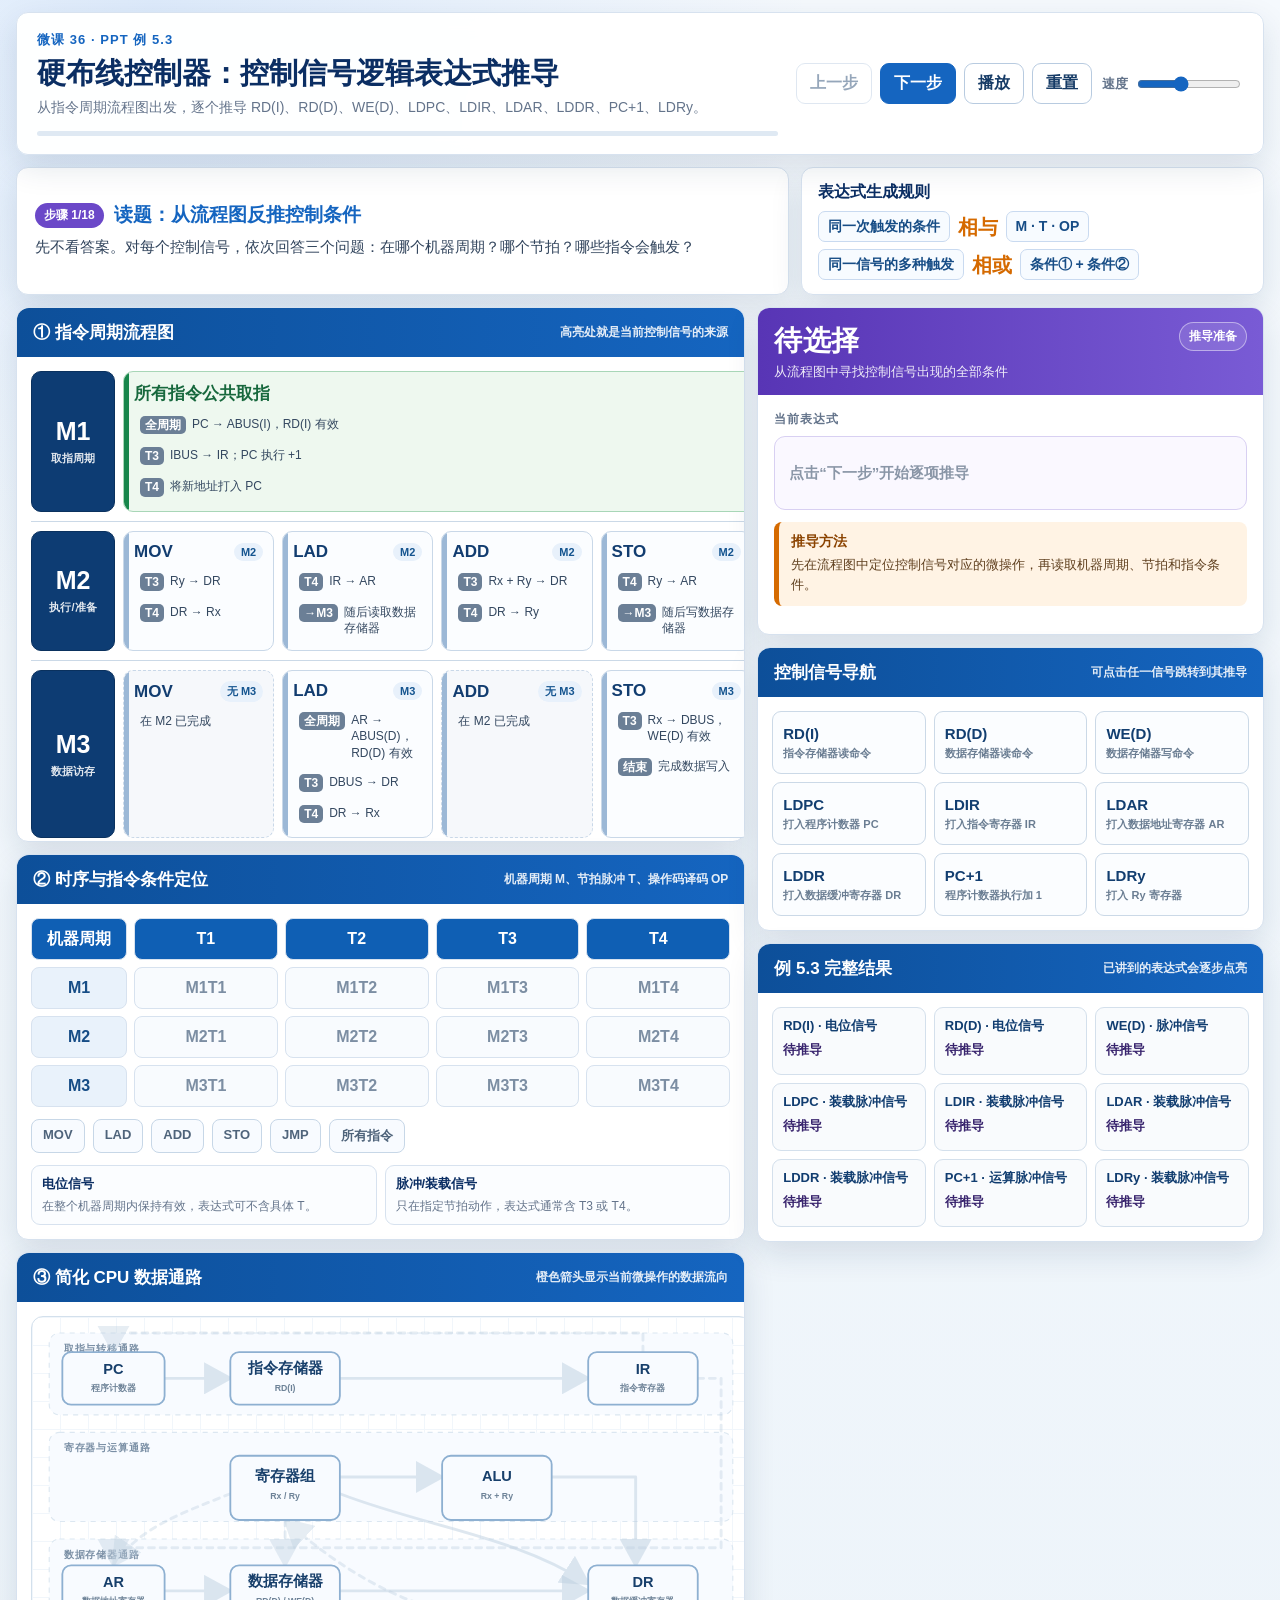
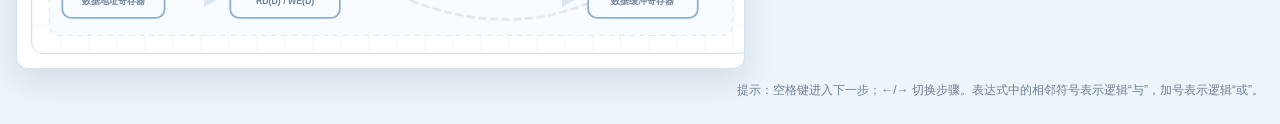
<file: scripts/时序与设计.html>
<!doctype html>
<html lang="zh-CN">
<head>
<meta charset="utf-8">
<meta name="viewport" content="width=device-width, initial-scale=1">
<title>例5.3｜硬布线控制器控制信号逻辑表达式推导</title>
<style>
  :root{
    --navy:#0b2e63;
    --blue:#1565c0;
    --blue-2:#2f80ed;
    --cyan:#eaf6ff;
    --green:#18864b;
    --green-soft:#eaf8f0;
    --orange:#d56a00;
    --orange-soft:#fff3e4;
    --purple:#6b48c8;
    --purple-soft:#f1edff;
    --red:#c93737;
    --red-soft:#fff0f0;
    --ink:#13243a;
    --muted:#64748b;
    --line:#d7e2ef;
    --paper:#ffffff;
    --bg:#edf4fa;
    --shadow:0 12px 32px rgba(17,46,81,.12);
    --radius:12px;
  }

  *{box-sizing:border-box}
  html{scroll-behavior:smooth}
  body{
    margin:0;
    min-height:100vh;
    font-family:"Microsoft YaHei","PingFang SC",Arial,sans-serif;
    color:var(--ink);
    background:
      radial-gradient(circle at 12% 0%, rgba(47,128,237,.12), transparent 32%),
      linear-gradient(180deg,#f5f9fd 0%,var(--bg) 100%);
  }

  button,input{font:inherit}
  .app{width:min(1880px,calc(100% - 32px));margin:0 auto;padding:12px 0 24px}

  header{
    display:grid;
    grid-template-columns:minmax(0,1fr) auto;
    gap:18px;
    align-items:center;
    padding:18px 20px;
    border:1px solid var(--line);
    border-radius:var(--radius);
    background:rgba(255,255,255,.96);
    box-shadow:var(--shadow);
    position:sticky;
    top:8px;
    z-index:30;
    backdrop-filter:blur(10px);
  }
  .title-wrap{min-width:0}
  .eyebrow{font-size:13px;font-weight:800;color:var(--blue);letter-spacing:.08em;margin-bottom:6px}
  h1{margin:0;color:var(--navy);font-size:clamp(24px,2.3vw,36px);line-height:1.2}
  .subtitle{margin:7px 0 0;color:var(--muted);font-size:14px;line-height:1.55}

  .controls{display:flex;align-items:center;justify-content:flex-end;gap:8px;flex-wrap:wrap}
  button{
    border:1px solid #b8cbe0;
    background:#fff;
    color:#163b66;
    font-weight:800;
    min-height:40px;
    padding:9px 13px;
    border-radius:9px;
    cursor:pointer;
    transition:.2s ease;
  }
  button:hover:not(:disabled){transform:translateY(-1px);box-shadow:0 5px 14px rgba(21,101,192,.15)}
  button.primary{color:#fff;background:var(--blue);border-color:var(--blue)}
  button:disabled{opacity:.45;cursor:not-allowed}
  .speed{display:flex;align-items:center;gap:7px;color:var(--muted);font-size:13px;font-weight:700;white-space:nowrap;margin-left:2px}
  input[type="range"]{width:104px;accent-color:var(--blue)}

  .progress-shell{margin:12px 0 0;height:5px;background:#dfe9f3;border-radius:99px;overflow:hidden}
  .progress-bar{height:100%;width:0;background:linear-gradient(90deg,var(--blue-2),var(--purple));transition:width .35s ease}

  .status-row{display:grid;grid-template-columns:minmax(0,1.25fr) minmax(340px,.75fr);gap:12px;margin:12px 0}
  .card{
    min-width:0;
    background:var(--paper);
    border:1px solid var(--line);
    border-radius:var(--radius);
    box-shadow:var(--shadow);
  }
  .message{padding:15px 18px;min-height:102px;display:flex;flex-direction:column;justify-content:center}
  .message-top{display:flex;align-items:center;gap:10px;margin-bottom:7px;flex-wrap:wrap}
  .step-counter{font-size:12px;font-weight:900;color:#fff;background:var(--purple);border-radius:999px;padding:4px 9px}
  .message strong{font-size:19px;color:var(--blue)}
  .message p{margin:0;color:#31445c;line-height:1.65;font-size:15px}

  .rule-card{padding:14px 16px;display:flex;flex-direction:column;justify-content:center}
  .rule-title{font-weight:900;color:var(--navy);margin-bottom:8px}
  .rule-line{display:flex;align-items:center;gap:8px;flex-wrap:wrap;color:#33475f;font-size:14px;line-height:1.5}
  .logic-chip{display:inline-flex;align-items:center;justify-content:center;min-height:28px;padding:4px 9px;border-radius:7px;border:1px solid #c9daf0;background:#f7fbff;font-weight:900;color:#174d86}
  .logic-op{font-size:20px;font-weight:900;color:var(--orange)}

  .workspace{display:grid;grid-template-columns:minmax(0,1.18fr) minmax(430px,.82fr);gap:12px;align-items:start}
  .left-col,.right-col{display:grid;gap:12px;min-width:0}

  .panel-title{
    display:flex;align-items:center;justify-content:space-between;gap:12px;
    padding:13px 16px;background:linear-gradient(90deg,#0d4f99,#1565c0);color:#fff;
    border-radius:var(--radius) var(--radius) 0 0;font-size:17px;font-weight:900;
  }
  .panel-title small{font-size:12px;opacity:.88;font-weight:700;text-align:right}
  .panel-body{padding:14px;min-width:0}

  /* Flow chart */
  .flow-scroll{overflow-x:auto;padding-bottom:3px}
  .flow{min-width:880px;display:grid;grid-template-columns:84px repeat(5,minmax(130px,1fr));gap:8px;align-items:stretch}
  .lane-label{
    min-height:112px;border-radius:10px;display:flex;flex-direction:column;align-items:center;justify-content:center;
    background:#0d3c73;color:#fff;font-weight:900;border:1px solid #0a315e;
  }
  .lane-label strong{font-size:25px}.lane-label span{font-size:11px;opacity:.88;margin-top:5px}
  .flow-card{
    border:1px solid #c9d8e8;border-radius:10px;background:#fbfdff;padding:10px;position:relative;overflow:hidden;
    transition:.25s ease;min-height:112px;
  }
  .flow-card::before{content:"";position:absolute;inset:0 auto 0 0;width:5px;background:#9cb8d6}
  .flow-card.fetch{grid-column:2 / 7;background:#eef8ef;border-color:#a8d6b7}
  .flow-card.fetch::before{background:var(--green)}
  .flow-card.inactive{background:#f6f8fb;color:#94a3b8;border-style:dashed}
  .flow-card.active{
    border-color:#f1a44b;background:var(--orange-soft);box-shadow:0 0 0 3px rgba(213,106,0,.16);transform:translateY(-2px)
  }
  .flow-card.active::before{background:var(--orange)}
  .flow-card.dim{opacity:.4;filter:saturate(.65)}
  .flow-head{display:flex;align-items:center;justify-content:space-between;gap:8px;margin-bottom:7px}
  .flow-head strong{font-size:17px;color:#123d70}
  .flow-card.fetch .flow-head strong{color:#17683d}
  .cycle-badge{font-size:11px;border-radius:999px;padding:3px 7px;background:#e8f1fb;color:#14548f;font-weight:900}
  .micro-list{display:grid;gap:5px}
  .micro{display:flex;align-items:flex-start;gap:6px;font-size:12px;line-height:1.35;color:#33475f;padding:4px 6px;border-radius:6px}
  .micro .t{flex:0 0 auto;color:#fff;background:#6b7f96;border-radius:5px;padding:1px 5px;font-weight:900}
  .micro.active{background:#fff2dc;color:#713a00;font-weight:800}
  .micro.active .t{background:var(--orange)}
  .flow-separator{grid-column:1 / 7;height:1px;background:#cbd9e7;margin:1px 0}

  /* Timing matrix */
  .condition-grid{display:grid;grid-template-columns:96px repeat(4,1fr);gap:7px}
  .condition-grid .head,.condition-grid .rowhead,.condition-cell{
    min-height:42px;border-radius:8px;display:flex;align-items:center;justify-content:center;text-align:center;border:1px solid var(--line)
  }
  .condition-grid .head{background:#0f5fb4;color:#fff;font-weight:900}
  .condition-grid .rowhead{background:#e9f2fb;color:#164d86;font-weight:900}
  .condition-cell{background:#f8fbfe;color:#7c8ea3;font-weight:800;transition:.2s}
  .condition-cell.active{background:#fff0d8;border-color:#e7a146;color:#9a4a00;box-shadow:inset 0 0 0 2px rgba(213,106,0,.16)}
  .condition-cell.level{background:#eaf8f0;border-color:#8bc9a6;color:#17653a}
  .opcode-wrap{margin-top:12px;display:flex;gap:8px;flex-wrap:wrap}
  .opcode{
    padding:7px 11px;border-radius:8px;border:1px solid #c7d7e7;background:#f8fbff;color:#4f647b;font-weight:900;font-size:13px;
    transition:.2s
  }
  .opcode.active{color:#fff;background:var(--purple);border-color:var(--purple);box-shadow:0 0 0 3px rgba(107,72,200,.15)}
  .opcode.group-active{background:var(--purple-soft);border-color:#a894df;color:#5131ad}
  .type-strip{margin-top:12px;display:grid;grid-template-columns:1fr 1fr;gap:8px}
  .type-box{border:1px solid var(--line);border-radius:9px;padding:9px 10px;background:#fbfdff}
  .type-box strong{display:block;font-size:13px;color:var(--navy);margin-bottom:3px}
  .type-box span{font-size:12px;color:var(--muted);line-height:1.4}
  .type-box.active{background:var(--green-soft);border-color:#8dc8a7;box-shadow:0 0 0 2px rgba(24,134,75,.12)}

  /* Formula */
  .formula-panel{overflow:hidden}
  .formula-head{padding:14px 16px;background:linear-gradient(90deg,#5835b5,#795bd5);color:#fff}
  .formula-head-top{display:flex;align-items:flex-start;justify-content:space-between;gap:12px}
  .signal-name{font-size:28px;font-weight:1000;letter-spacing:.02em}
  .signal-meaning{font-size:13px;opacity:.9;margin-top:3px}
  .signal-type{flex:0 0 auto;border:1px solid rgba(255,255,255,.45);border-radius:999px;padding:5px 9px;font-weight:900;font-size:12px;background:rgba(255,255,255,.12)}
  .formula-body{padding:16px}
  .formula-label{font-size:12px;color:var(--muted);font-weight:900;letter-spacing:.08em;margin-bottom:8px}
  .formula-display{
    min-height:74px;border:1px solid #d8d0f2;background:#faf8ff;border-radius:11px;padding:14px;
    display:flex;align-items:center;flex-wrap:wrap;gap:8px;font-family:Consolas,"Courier New",monospace;font-size:clamp(20px,2vw,30px);font-weight:900;color:#2b1b64;
  }
  .formula-left{color:#0f3e73}
  .term-token{display:inline-flex;align-items:center;gap:2px;padding:4px 7px;border-radius:7px;background:#fff;border:1px solid #d9d0f3;animation:pop .25s ease-out}
  .term-token.current{background:#fff0d8;border-color:#e7a146;color:#9a4a00;box-shadow:0 0 0 3px rgba(213,106,0,.13)}
  .term-token.pending{opacity:.18;filter:blur(.6px)}
  .plus{color:var(--orange);font-family:inherit}
  .placeholder{font-size:15px;color:#8a96a7;font-family:"Microsoft YaHei",sans-serif;font-weight:700}
  @keyframes pop{from{transform:scale(.9);opacity:.2}to{transform:scale(1);opacity:1}}

  .reason-box{margin-top:12px;border-left:5px solid var(--orange);background:var(--orange-soft);border-radius:8px;padding:11px 12px}
  .reason-box strong{display:block;color:#8b4300;margin-bottom:4px;font-size:14px}
  .reason-box p{margin:0;color:#60401f;font-size:13px;line-height:1.55}
  .condition-summary{margin-top:12px;display:flex;gap:7px;flex-wrap:wrap}
  .condition-pill{border-radius:999px;padding:5px 9px;font-size:12px;font-weight:900;background:#eef4fa;border:1px solid #d0deeb;color:#34516e}
  .condition-pill.machine{background:#eaf8f0;border-color:#96cfad;color:#17643a}
  .condition-pill.pulse{background:#fff1dc;border-color:#edb36c;color:#925000}
  .condition-pill.op{background:#f1edff;border-color:#b7a6e8;color:#5634b6}

  /* signal navigator */
  .signal-list{display:grid;grid-template-columns:repeat(3,minmax(0,1fr));gap:8px}
  .signal-btn{
    min-height:63px;text-align:left;padding:8px 10px;border-radius:9px;border:1px solid #cbd9e7;background:#fbfdff;cursor:pointer;transition:.2s
  }
  .signal-btn:hover{border-color:#7ba8d7;background:#f3f9ff}
  .signal-btn.active{background:#eaf3ff;border-color:#4f91d4;box-shadow:0 0 0 3px rgba(21,101,192,.12)}
  .signal-btn.done{border-color:#90c9a9;background:#f2fbf5}
  .signal-btn strong{display:block;color:#123e70;font-size:15px;margin-bottom:4px}
  .signal-btn span{display:block;color:#6a7d92;font-size:11px;line-height:1.3}
  .signal-btn.done::after{content:"已推导";float:right;margin-top:-29px;font-size:10px;color:#187242;font-weight:900}

  /* datapath — responsive SVG layout */
  .datapath-wrap{
    overflow-x:auto;
    overflow-y:hidden;
    padding:14px;
  }
  .datapath{
    display:block;
    width:100%;
    min-width:720px;
    height:auto;
    aspect-ratio:980 / 460;
    border:1px solid #d3e0ec;
    border-radius:12px;
    background:
      linear-gradient(#f1f6fb 1px,transparent 1px),
      linear-gradient(90deg,#f1f6fb 1px,transparent 1px),
      #fff;
    background-size:28px 28px;
  }
  .datapath .zone{
    fill:#f8fbff;
    stroke:#dce7f1;
    stroke-width:1.5;
    stroke-dasharray:7 7;
  }
  .datapath .zone-label{
    fill:#7a8fa5;
    font-size:14px;
    font-weight:800;
    letter-spacing:.08em;
  }
  .datapath .edge{
    fill:none;
    stroke:#bed0e0;
    stroke-width:4;
    stroke-linecap:round;
    stroke-linejoin:round;
    opacity:.5;
    marker-end:url(#arrow-muted);
    transition:stroke .25s ease,opacity .25s ease,filter .25s ease,stroke-width .25s ease;
  }
  .datapath .edge.secondary{stroke-dasharray:8 8;opacity:.38}
  .datapath .edge.active{
    stroke:var(--orange);
    stroke-width:6;
    opacity:1;
    marker-end:url(#arrow-active);
    filter:drop-shadow(0 0 5px rgba(213,106,0,.5));
    stroke-dasharray:14 9;
    animation:dashFlow .75s linear infinite;
  }
  @keyframes dashFlow{to{stroke-dashoffset:-23}}
  .datapath .node{transition:filter .25s ease,transform .25s ease;transform-box:fill-box;transform-origin:center}
  .datapath .node rect{
    fill:#f8fbff;
    stroke:#8eb0d1;
    stroke-width:2.5;
    rx:12;
    transition:fill .25s ease,stroke .25s ease,stroke-width .25s ease;
  }
  .datapath .node .node-title{fill:#173f6b;font-size:20px;font-weight:900;text-anchor:middle}
  .datapath .node .node-sub{fill:#6d8297;font-size:12px;font-weight:700;text-anchor:middle}
  .datapath .node.active{transform:scale(1.035);filter:drop-shadow(0 4px 7px rgba(213,106,0,.22))}
  .datapath .node.active rect{fill:#fff0d8;stroke:#e49331;stroke-width:4}
  .datapath .node.active .node-title{fill:#874200}
  .datapath .path-label{opacity:0;transition:opacity .2s ease;pointer-events:none}
  .datapath .path-label rect{fill:#fff7eb;stroke:#efa94f;stroke-width:1.5;rx:7}
  .datapath .path-label text{fill:#8b4a00;font-size:13px;font-weight:900;text-anchor:middle;dominant-baseline:middle}
  .datapath .path-label.active{opacity:1}
  .datapath .bus-label{fill:#8ba0b4;font-size:12px;font-weight:800;text-anchor:middle}

  /* full formulas */
  .answer-grid{display:grid;grid-template-columns:repeat(3,minmax(0,1fr));gap:8px}
  .answer-card{border:1px solid #d4e0ec;border-radius:9px;padding:9px 10px;background:#f9fbfd;min-height:68px;transition:.25s}
  .answer-card.active{background:#fff3e4;border-color:#eba956;box-shadow:0 0 0 3px rgba(213,106,0,.12)}
  .answer-card.done{background:#effaf3;border-color:#99cfaf}
  .answer-card strong{display:block;color:#113d70;font-size:13px;margin-bottom:5px}
  .answer-card code{font-family:Consolas,"Courier New",monospace;font-size:13px;color:#39256e;font-weight:900;white-space:normal}

  .footer-note{margin-top:12px;color:#6e8094;font-size:12px;line-height:1.6;text-align:right}

  @media (max-width:1260px){
    header{position:static;grid-template-columns:1fr}
    .controls{justify-content:flex-start}
    .workspace{grid-template-columns:1fr}
    .status-row{grid-template-columns:1fr}
    .signal-list,.answer-grid{grid-template-columns:repeat(3,minmax(150px,1fr))}
  }
  @media (max-width:760px){
    .app{width:min(100% - 16px,1880px);padding-top:8px}
    header{padding:14px}
    .controls{display:grid;grid-template-columns:repeat(2,1fr);width:100%}
    .controls button{width:100%}
    .speed{grid-column:1 / -1}
    .signal-list,.answer-grid{grid-template-columns:1fr 1fr}
    .condition-grid{grid-template-columns:72px repeat(4,1fr);gap:5px;font-size:12px}
    .panel-title{align-items:flex-start;flex-direction:column}
  }
  @media (max-width:470px){.signal-list,.answer-grid{grid-template-columns:1fr}.type-strip{grid-template-columns:1fr}}
</style>
</head>
<body>
<div class="app">
  <header>
    <div class="title-wrap">
      <div class="eyebrow">微课 36 · PPT 例 5.3</div>
      <h1>硬布线控制器：控制信号逻辑表达式推导</h1>
      <p class="subtitle">从指令周期流程图出发，逐个推导 RD(I)、RD(D)、WE(D)、LDPC、LDIR、LDAR、LDDR、PC+1、LDRy。</p>
      <div class="progress-shell"><div id="progressBar" class="progress-bar"></div></div>
    </div>
    <div class="controls">
      <button id="prevBtn">上一步</button>
      <button id="nextBtn" class="primary">下一步</button>
      <button id="playBtn">播放</button>
      <button id="resetBtn">重置</button>
      <label class="speed">速度 <input id="speed" type="range" min="550" max="1900" step="50" value="1100"></label>
    </div>
  </header>

  <div class="status-row">
    <section class="card message">
      <div class="message-top"><span id="stepCounter" class="step-counter">步骤 1/18</span><strong id="stepTitle">读题：从流程图反推控制条件</strong></div>
      <p id="stepText">先不看答案。对每个控制信号，依次回答三个问题：在哪个机器周期？哪个节拍？哪些指令会触发？</p>
    </section>
    <section class="card rule-card">
      <div class="rule-title">表达式生成规则</div>
      <div class="rule-line"><span class="logic-chip">同一次触发的条件</span><span class="logic-op">相与</span><span class="logic-chip">M · T · OP</span></div>
      <div class="rule-line" style="margin-top:7px"><span class="logic-chip">同一信号的多种触发</span><span class="logic-op">相或</span><span class="logic-chip">条件① + 条件②</span></div>
    </section>
  </div>

  <main class="workspace">
    <div class="left-col">
      <section class="card">
        <div class="panel-title"><span>① 指令周期流程图</span><small>高亮处就是当前控制信号的来源</small></div>
        <div class="panel-body flow-scroll">
          <div class="flow" id="flowChart">
            <div class="lane-label"><strong>M1</strong><span>取指周期</span></div>
            <div class="flow-card fetch" data-flow="fetch">
              <div class="flow-head"><strong>所有指令公共取指</strong><span class="cycle-badge">M1</span></div>
              <div class="micro-list">
                <div class="micro" data-micro="fetch-read"><span class="t">全周期</span><span>PC → ABUS(I)，RD(I) 有效</span></div>
                <div class="micro" data-micro="fetch-t3"><span class="t">T3</span><span>IBUS → IR；PC 执行 +1</span></div>
                <div class="micro" data-micro="fetch-t4"><span class="t">T4</span><span>将新地址打入 PC</span></div>
              </div>
            </div>

            <div class="flow-separator"></div>
            <div class="lane-label"><strong>M2</strong><span>执行/准备</span></div>
            <div class="flow-card" data-flow="mov">
              <div class="flow-head"><strong>MOV</strong><span class="cycle-badge">M2</span></div>
              <div class="micro-list"><div class="micro" data-micro="mov-t3"><span class="t">T3</span><span>Ry → DR</span></div><div class="micro" data-micro="mov-t4"><span class="t">T4</span><span>DR → Rx</span></div></div>
            </div>
            <div class="flow-card" data-flow="lad">
              <div class="flow-head"><strong>LAD</strong><span class="cycle-badge">M2</span></div>
              <div class="micro-list"><div class="micro" data-micro="lad-t4"><span class="t">T4</span><span>IR → AR</span></div><div class="micro"><span class="t">→M3</span><span>随后读取数据存储器</span></div></div>
            </div>
            <div class="flow-card" data-flow="add">
              <div class="flow-head"><strong>ADD</strong><span class="cycle-badge">M2</span></div>
              <div class="micro-list"><div class="micro" data-micro="add-t3"><span class="t">T3</span><span>Rx + Ry → DR</span></div><div class="micro" data-micro="add-t4"><span class="t">T4</span><span>DR → Ry</span></div></div>
            </div>
            <div class="flow-card" data-flow="sto">
              <div class="flow-head"><strong>STO</strong><span class="cycle-badge">M2</span></div>
              <div class="micro-list"><div class="micro" data-micro="sto-t4"><span class="t">T4</span><span>Ry → AR</span></div><div class="micro"><span class="t">→M3</span><span>随后写数据存储器</span></div></div>
            </div>
            <div class="flow-card" data-flow="jmp">
              <div class="flow-head"><strong>JMP</strong><span class="cycle-badge">M2</span></div>
              <div class="micro-list"><div class="micro" data-micro="jmp-t4"><span class="t">T4</span><span>IR → PC</span></div><div class="micro"><span class="t">结束</span><span>直接转向目标地址</span></div></div>
            </div>

            <div class="flow-separator"></div>
            <div class="lane-label"><strong>M3</strong><span>数据访存</span></div>
            <div class="flow-card inactive"><div class="flow-head"><strong>MOV</strong><span class="cycle-badge">无 M3</span></div><div class="micro-list"><div class="micro"><span>在 M2 已完成</span></div></div></div>
            <div class="flow-card" data-flow="lad-m3">
              <div class="flow-head"><strong>LAD</strong><span class="cycle-badge">M3</span></div>
              <div class="micro-list"><div class="micro" data-micro="lad-m3-level"><span class="t">全周期</span><span>AR → ABUS(D)，RD(D) 有效</span></div><div class="micro" data-micro="lad-m3-t3"><span class="t">T3</span><span>DBUS → DR</span></div><div class="micro"><span class="t">T4</span><span>DR → Rx</span></div></div>
            </div>
            <div class="flow-card inactive"><div class="flow-head"><strong>ADD</strong><span class="cycle-badge">无 M3</span></div><div class="micro-list"><div class="micro"><span>在 M2 已完成</span></div></div></div>
            <div class="flow-card" data-flow="sto-m3">
              <div class="flow-head"><strong>STO</strong><span class="cycle-badge">M3</span></div>
              <div class="micro-list"><div class="micro" data-micro="sto-m3-t3"><span class="t">T3</span><span>Rx → DBUS，WE(D) 有效</span></div><div class="micro"><span class="t">结束</span><span>完成数据写入</span></div></div>
            </div>
            <div class="flow-card inactive"><div class="flow-head"><strong>JMP</strong><span class="cycle-badge">无 M3</span></div><div class="micro-list"><div class="micro"><span>在 M2 已完成</span></div></div></div>
          </div>
        </div>
      </section>

      <section class="card">
        <div class="panel-title"><span>② 时序与指令条件定位</span><small>机器周期 M、节拍脉冲 T、操作码译码 OP</small></div>
        <div class="panel-body">
          <div class="condition-grid" id="conditionGrid">
            <div class="head">机器周期</div><div class="head">T1</div><div class="head">T2</div><div class="head">T3</div><div class="head">T4</div>
            <div class="rowhead">M1</div><div class="condition-cell" data-cell="M1T1">M1T1</div><div class="condition-cell" data-cell="M1T2">M1T2</div><div class="condition-cell" data-cell="M1T3">M1T3</div><div class="condition-cell" data-cell="M1T4">M1T4</div>
            <div class="rowhead">M2</div><div class="condition-cell" data-cell="M2T1">M2T1</div><div class="condition-cell" data-cell="M2T2">M2T2</div><div class="condition-cell" data-cell="M2T3">M2T3</div><div class="condition-cell" data-cell="M2T4">M2T4</div>
            <div class="rowhead">M3</div><div class="condition-cell" data-cell="M3T1">M3T1</div><div class="condition-cell" data-cell="M3T2">M3T2</div><div class="condition-cell" data-cell="M3T3">M3T3</div><div class="condition-cell" data-cell="M3T4">M3T4</div>
          </div>
          <div class="opcode-wrap" id="opcodeWrap">
            <span class="opcode" data-op="MOV">MOV</span><span class="opcode" data-op="LAD">LAD</span><span class="opcode" data-op="ADD">ADD</span><span class="opcode" data-op="STO">STO</span><span class="opcode" data-op="JMP">JMP</span><span class="opcode" data-op="ALL">所有指令</span>
          </div>
          <div class="type-strip">
            <div class="type-box" data-type="level"><strong>电位信号</strong><span>在整个机器周期内保持有效，表达式可不含具体 T。</span></div>
            <div class="type-box" data-type="pulse"><strong>脉冲/装载信号</strong><span>只在指定节拍动作，表达式通常含 T3 或 T4。</span></div>
          </div>
        </div>
      </section>

      <section class="card">
        <div class="panel-title"><span>③ 简化 CPU 数据通路</span><small>橙色箭头显示当前微操作的数据流向</small></div>
        <div class="panel-body datapath-wrap">
          <svg class="datapath" id="datapath" viewBox="0 0 980 460" role="img" aria-label="例5.3简化CPU数据通路动态演示">
            <defs>
              <marker id="arrow-muted" markerWidth="11" markerHeight="11" refX="9" refY="5.5" orient="auto" markerUnits="strokeWidth">
                <path d="M0,0 L10,5.5 L0,11 Z" fill="#bed0e0"></path>
              </marker>
              <marker id="arrow-active" markerWidth="11" markerHeight="11" refX="9" refY="5.5" orient="auto" markerUnits="strokeWidth">
                <path d="M0,0 L10,5.5 L0,11 Z" fill="#d56a00"></path>
              </marker>
            </defs>

            <!-- 分区背景，避免元件和连线挤在一起 -->
            <rect class="zone" x="22" y="22" width="936" height="112" rx="14"></rect>
            <text class="zone-label" x="42" y="48">取指与转移通路</text>
            <rect class="zone" x="22" y="158" width="936" height="122" rx="14"></rect>
            <text class="zone-label" x="42" y="184">寄存器与运算通路</text>
            <rect class="zone" x="22" y="304" width="936" height="132" rx="14"></rect>
            <text class="zone-label" x="42" y="330">数据存储器通路</text>

            <!-- 连线放在节点下层；均采用折线/曲线绕开元件 -->
            <path class="edge" data-edge="pc-imem" d="M180 84 H270"></path>
            <path class="edge" data-edge="imem-ir" d="M420 84 H760"></path>
            <path class="edge secondary" data-edge="ir-pc" d="M835 48 V22 H110 V48"></path>

            <path class="edge" data-edge="reg-alu" d="M420 219 H560"></path>
            <path class="edge" data-edge="alu-dr" d="M710 219 H825 V340"></path>
            <path class="edge" data-edge="reg-dr" d="M420 242 C540 288 660 300 760 365"></path>
            <path class="edge secondary" data-edge="dr-reg" d="M760 392 C650 438 500 418 345 278"></path>

            <path class="edge secondary" data-edge="ir-ar" d="M910 84 H942 V316 H110 V340"></path>
            <path class="edge" data-edge="ar-dmem" d="M180 375 H270"></path>
            <path class="edge" data-edge="dmem-dr" d="M420 375 H760"></path>
            <path class="edge secondary" data-edge="reg-ar" d="M270 242 C205 268 145 288 110 340"></path>
            <path class="edge secondary" data-edge="reg-dmem" d="M345 278 V340"></path>

            <!-- 数据通路节点 -->
            <g class="node" data-node="pc">
              <rect x="40" y="48" width="140" height="72"></rect>
              <text class="node-title" x="110" y="78">PC</text>
              <text class="node-sub" x="110" y="101">程序计数器</text>
            </g>
            <g class="node" data-node="imem">
              <rect x="270" y="48" width="150" height="72"></rect>
              <text class="node-title" x="345" y="77">指令存储器</text>
              <text class="node-sub" x="345" y="101">RD(I)</text>
            </g>
            <g class="node" data-node="ir">
              <rect x="760" y="48" width="150" height="72"></rect>
              <text class="node-title" x="835" y="78">IR</text>
              <text class="node-sub" x="835" y="101">指令寄存器</text>
            </g>
            <g class="node" data-node="reg">
              <rect x="270" y="190" width="150" height="88"></rect>
              <text class="node-title" x="345" y="224">寄存器组</text>
              <text class="node-sub" x="345" y="249">Rx / Ry</text>
            </g>
            <g class="node" data-node="alu">
              <rect x="560" y="190" width="150" height="88"></rect>
              <text class="node-title" x="635" y="224">ALU</text>
              <text class="node-sub" x="635" y="249">Rx + Ry</text>
            </g>
            <g class="node" data-node="ar">
              <rect x="40" y="340" width="140" height="72"></rect>
              <text class="node-title" x="110" y="370">AR</text>
              <text class="node-sub" x="110" y="393">数据地址寄存器</text>
            </g>
            <g class="node" data-node="dmem">
              <rect x="270" y="340" width="150" height="72"></rect>
              <text class="node-title" x="345" y="369">数据存储器</text>
              <text class="node-sub" x="345" y="393">RD(D) / WE(D)</text>
            </g>
            <g class="node" data-node="dr">
              <rect x="760" y="340" width="150" height="72"></rect>
              <text class="node-title" x="835" y="370">DR</text>
              <text class="node-sub" x="835" y="393">数据缓冲寄存器</text>
            </g>

            <!-- 仅在对应微操作激活时显示的标签 -->
            <g class="path-label" data-label="fetch">
              <rect x="535" y="58" width="68" height="28"></rect><text x="569" y="72">取指</text>
            </g>
            <g class="path-label" data-label="pcinc">
              <rect x="432" y="12" width="72" height="28"></rect><text x="468" y="26">PC+1</text>
            </g>
            <g class="path-label" data-label="jmp">
              <rect x="526" y="12" width="66" height="28"></rect><text x="559" y="26">JMP</text>
            </g>
            <g class="path-label" data-label="add">
              <rect x="462" y="195" width="66" height="28"></rect><text x="495" y="209">ADD</text>
            </g>
            <g class="path-label" data-label="mov">
              <rect x="548" y="282" width="66" height="28"></rect><text x="581" y="296">MOV</text>
            </g>
            <g class="path-label" data-label="lad">
              <rect x="535" y="353" width="66" height="28"></rect><text x="568" y="367">LAD</text>
            </g>
            <g class="path-label" data-label="sto">
              <rect x="347" y="292" width="66" height="28"></rect><text x="380" y="306">STO</text>
            </g>
          </svg>
        </div>
      </section>
    </div>

    <div class="right-col">
      <section class="card formula-panel">
        <div class="formula-head">
          <div class="formula-head-top">
            <div><div id="signalName" class="signal-name">待选择</div><div id="signalMeaning" class="signal-meaning">从流程图中寻找控制信号出现的全部条件</div></div>
            <span id="signalType" class="signal-type">推导准备</span>
          </div>
        </div>
        <div class="formula-body">
          <div class="formula-label">当前表达式</div>
          <div id="formulaDisplay" class="formula-display"><span class="placeholder">点击“下一步”开始逐项推导</span></div>
          <div class="reason-box"><strong id="reasonTitle">推导方法</strong><p id="reasonText">先在流程图中定位控制信号对应的微操作，再读取机器周期、节拍和指令条件。</p></div>
          <div id="conditionSummary" class="condition-summary"></div>
        </div>
      </section>

      <section class="card">
        <div class="panel-title"><span>控制信号导航</span><small>可点击任一信号跳转到其推导</small></div>
        <div class="panel-body"><div id="signalList" class="signal-list"></div></div>
      </section>

      <section class="card">
        <div class="panel-title"><span>例 5.3 完整结果</span><small>已讲到的表达式会逐步点亮</small></div>
        <div class="panel-body"><div id="answerGrid" class="answer-grid"></div></div>
      </section>
    </div>
  </main>

  <div class="footer-note">提示：空格键进入下一步；←/→ 切换步骤。表达式中的相邻符号表示逻辑“与”，加号表示逻辑“或”。</div>
</div>

<script>
const signals = {
  rdi:{name:'RD(I)',meaning:'指令存储器读命令',type:'电位信号',typeKey:'level',formula:'M1',terms:[
    {expr:'M1',machines:['M1'],pulses:[],ops:['ALL'],flows:['fetch'],micros:['fetch-read'],nodes:['pc','imem'],edges:['pc-imem'],labels:['fetch'],reason:'所有机器指令都必须先取指。整个 M1 期间指令存储器持续处于读状态，因此只需机器周期条件 M1，不必再限定某个节拍脉冲。'}]},
  rdd:{name:'RD(D)',meaning:'数据存储器读命令',type:'电位信号',typeKey:'level',formula:'M3·LAD',terms:[
    {expr:'M3·LAD',machines:['M3'],pulses:[],ops:['LAD'],flows:['lad-m3'],micros:['lad-m3-level'],nodes:['ar','dmem'],edges:['ar-dmem'],labels:['lad'],reason:'只有 LAD 需要读取数据存储器，而且读取发生在 M3。读命令在整个 M3 期间保持有效，所以表达式为 M3 与 LAD 相与。'}]},
  wed:{name:'WE(D)',meaning:'数据存储器写命令',type:'脉冲信号',typeKey:'pulse',formula:'M3·T3·STO',terms:[
    {expr:'M3·T3·STO',machines:['M3'],pulses:['T3'],ops:['STO'],flows:['sto-m3'],micros:['sto-m3-t3'],nodes:['reg','dmem'],edges:['reg-dmem'],labels:['sto'],reason:'只有 STO 执行数据写入。流程图把写动作安排在 M3 的 T3，因此三个条件必须同时满足：M3、T3、STO。'}]},
  ldpc:{name:'LDPC',meaning:'打入程序计数器 PC',type:'装载脉冲信号',typeKey:'pulse',formula:'M1·T4 + M2·T4·JMP',terms:[
    {expr:'M1·T4',machines:['M1'],pulses:['T4'],ops:['ALL'],flows:['fetch'],micros:['fetch-t4'],nodes:['pc'],edges:[],labels:['pcinc'],reason:'第一种触发来自公共取指：PC 在 T3 完成加 1，随后在 M1T4 将新地址打入 PC，因此得到第一项 M1·T4。'},
    {expr:'M2·T4·JMP',machines:['M2'],pulses:['T4'],ops:['JMP'],flows:['jmp'],micros:['jmp-t4'],nodes:['ir','pc'],edges:['ir-pc'],labels:['jmp'],reason:'第二种触发来自 JMP：在 M2T4，IR 中的目标地址写入 PC，所以得到第二项 M2·T4·JMP。两个场景任一发生都要产生 LDPC，因此最终用逻辑“或”连接。'}]},
  ldir:{name:'LDIR',meaning:'打入指令寄存器 IR',type:'装载脉冲信号',typeKey:'pulse',formula:'M1·T3',terms:[
    {expr:'M1·T3',machines:['M1'],pulses:['T3'],ops:['ALL'],flows:['fetch'],micros:['fetch-t3'],nodes:['imem','ir'],edges:['imem-ir'],labels:['fetch'],reason:'取出的指令在 M1 的 T3 从 IBUS 打入 IR。该操作是所有指令共有的，因此不需要操作码条件。'}]},
  ldar:{name:'LDAR',meaning:'打入数据地址寄存器 AR',type:'装载脉冲信号',typeKey:'pulse',formula:'M2·T4·(LAD + STO)',terms:[
    {expr:'M2·T4·LAD',machines:['M2'],pulses:['T4'],ops:['LAD'],flows:['lad'],micros:['lad-t4'],nodes:['ir','ar'],edges:['ir-ar'],labels:['lad'],reason:'LAD 在 M2T4 把指令中的数据地址送入 AR，形成触发条件 M2·T4·LAD。'},
    {expr:'M2·T4·STO',machines:['M2'],pulses:['T4'],ops:['STO'],flows:['sto'],micros:['sto-t4'],nodes:['reg','ar'],edges:['reg-ar'],labels:['sto'],reason:'STO 也在 M2T4 准备数据存储器地址，只是地址来自 Ry，形成 M2·T4·STO。两项具有公共因子 M2·T4，可化为 M2·T4·(LAD + STO)。'}]},
  lddr:{name:'LDDR',meaning:'打入数据缓冲寄存器 DR',type:'装载脉冲信号',typeKey:'pulse',formula:'M2·T3·(MOV + ADD) + M3·T3·LAD',terms:[
    {expr:'M2·T3·(MOV + ADD)',machines:['M2'],pulses:['T3'],ops:['MOV','ADD'],flows:['mov','add'],micros:['mov-t3','add-t3'],nodes:['reg','alu','dr'],edges:['reg-dr','reg-alu','alu-dr'],labels:['mov','add'],reason:'在 M2T3，MOV 把 Ry 送入 DR，ADD 把 ALU 运算结果送入 DR。两种指令共享 M2T3，因此合并为 M2·T3·(MOV + ADD)。'},
    {expr:'M3·T3·LAD',machines:['M3'],pulses:['T3'],ops:['LAD'],flows:['lad-m3'],micros:['lad-m3-t3'],nodes:['dmem','dr'],edges:['dmem-dr'],labels:['lad'],reason:'LAD 还会在 M3T3 把数据存储器读出的数据打入 DR，形成另一项 M3·T3·LAD。两类触发任一发生都产生 LDDR，所以两项相或。'}]},
  pc1:{name:'PC+1',meaning:'程序计数器执行加 1',type:'运算脉冲信号',typeKey:'pulse',formula:'M1·T3',terms:[
    {expr:'M1·T3',machines:['M1'],pulses:['T3'],ops:['ALL'],flows:['fetch'],micros:['fetch-t3'],nodes:['pc'],edges:[],labels:['pcinc'],reason:'公共取指过程中，PC 在 M1T3 执行加 1，为下一条顺序指令准备地址。所有指令都需要该动作，所以无操作码条件。'}]},
  ldry:{name:'LDRy',meaning:'打入 Ry 寄存器',type:'装载脉冲信号',typeKey:'pulse',formula:'M2·T4·ADD',terms:[
    {expr:'M2·T4·ADD',machines:['M2'],pulses:['T4'],ops:['ADD'],flows:['add'],micros:['add-t4'],nodes:['dr','reg'],edges:['dr-reg'],labels:['add'],reason:'只有 ADD 在 M2T4 把 DR 中的运算结果写回 Ry，所以机器周期、节拍和操作码三个条件缺一不可。'}]}
};

const signalOrder=['rdi','rdd','wed','ldpc','ldir','ldar','lddr','pc1','ldry'];
const steps=[
  {title:'读题：从流程图反推控制条件',text:'先不看答案。对每个控制信号，依次回答三个问题：在哪个机器周期？哪个节拍？哪些指令会触发？'},
  {title:'先分清两类时序信号',text:'RD(I)、RD(D) 是机器周期内持续有效的电位信号；写命令和寄存器装载通常在某个节拍瞬间发生，因此表达式需要包含 T。',typeKey:'level'},
  {signal:'rdi',term:0,final:true,title:'推导 RD(I)：公共取指周期持续读指存'},
  {signal:'rdd',term:0,final:true,title:'推导 RD(D)：只有 LAD 的 M3 读取数存'},
  {signal:'wed',term:0,final:true,title:'推导 WE(D)：STO 在 M3T3 写数存'},
  {signal:'ldpc',term:0,final:false,title:'LDPC 第一种来源：顺序取指后更新 PC'},
  {signal:'ldpc',term:1,final:false,title:'LDPC 第二种来源：JMP 修改 PC'},
  {signal:'ldpc',term:1,final:true,title:'合并 LDPC 的两种触发条件'},
  {signal:'ldir',term:0,final:true,title:'推导 LDIR：M1T3 将指令打入 IR'},
  {signal:'ldar',term:0,final:false,title:'LDAR 第一种来源：LAD 准备数据地址'},
  {signal:'ldar',term:1,final:false,title:'LDAR 第二种来源：STO 准备数据地址'},
  {signal:'ldar',term:1,final:true,title:'提取公因子，得到 LDAR'},
  {signal:'lddr',term:0,final:false,title:'LDDR 第一类来源：MOV 与 ADD 的 M2T3'},
  {signal:'lddr',term:1,final:false,title:'LDDR 第二类来源：LAD 的 M3T3'},
  {signal:'lddr',term:1,final:true,title:'合并 LDDR 的全部触发条件'},
  {signal:'pc1',term:0,final:true,title:'推导 PC+1：公共取指的 M1T3'},
  {signal:'ldry',term:0,final:true,title:'推导 LDRy：ADD 在 M2T4 写回 Ry'},
  {summary:true,title:'例 5.3 推导完成',text:'所有表达式都来自同一条规则：同一触发场景内的 M、T、OP 相与；同一控制信号的不同触发场景相或。'}
];

let currentStep=0,playing=false,timer=null;
const $=id=>document.getElementById(id);
const prevBtn=$('prevBtn'),nextBtn=$('nextBtn'),playBtn=$('playBtn'),resetBtn=$('resetBtn'),speed=$('speed');

function clearHighlights(){
  document.querySelectorAll('.flow-card').forEach(x=>x.classList.remove('active','dim'));
  document.querySelectorAll('.micro').forEach(x=>x.classList.remove('active'));
  document.querySelectorAll('.condition-cell').forEach(x=>x.classList.remove('active','level'));
  document.querySelectorAll('.opcode').forEach(x=>x.classList.remove('active','group-active'));
  document.querySelectorAll('.type-box').forEach(x=>x.classList.remove('active'));
  document.querySelectorAll('.node,.edge,.path-label').forEach(x=>x.classList.remove('active'));
}

function applyTerm(term,typeKey){
  clearHighlights();
  if(typeKey) document.querySelector(`[data-type="${typeKey}"]`)?.classList.add('active');
  const allFlowCards=[...document.querySelectorAll('.flow-card[data-flow]')];
  if(term.flows?.length){
    allFlowCards.forEach(card=>{const key=card.dataset.flow;if(term.flows.includes(key)) card.classList.add('active'); else card.classList.add('dim');});
  }
  term.micros?.forEach(k=>document.querySelector(`[data-micro="${k}"]`)?.classList.add('active'));
  if(typeKey==='level'){
    term.machines?.forEach(m=>{
      ['T1','T2','T3','T4'].forEach(t=>document.querySelector(`[data-cell="${m}${t}"]`)?.classList.add('level'));
    });
  }else{
    term.machines?.forEach(m=>term.pulses?.forEach(t=>document.querySelector(`[data-cell="${m}${t}"]`)?.classList.add('active')));
  }
  term.ops?.forEach(op=>{
    const chip=document.querySelector(`[data-op="${op}"]`); if(chip) chip.classList.add(term.ops.length>1?'group-active':'active');
  });
  term.nodes?.forEach(k=>document.querySelector(`[data-node="${k}"]`)?.classList.add('active'));
  term.edges?.forEach(k=>document.querySelector(`[data-edge="${k}"]`)?.classList.add('active'));
  term.labels?.forEach(k=>document.querySelector(`[data-label="${k}"]`)?.classList.add('active'));
}

function renderFormula(sig,visibleCount,currentTerm,final){
  const parts=[];
  parts.push(`<span class="formula-left">${sig.name}</span><span>=</span>`);
  if(final){
    parts.push(`<span class="term-token current">${sig.formula}</span>`);
  }else{
    sig.terms.forEach((term,i)=>{
      if(i>0) parts.push(`<span class="plus">+</span>`);
      const state=i<visibleCount?'':i===visibleCount?'current':'pending';
      parts.push(`<span class="term-token ${state}">${term.expr}</span>`);
    });
  }
  $('formulaDisplay').innerHTML=parts.join('');
}

function conditionPills(term){
  const pills=[];
  term.machines?.forEach(v=>pills.push(`<span class="condition-pill machine">机器周期 ${v}</span>`));
  term.pulses?.forEach(v=>pills.push(`<span class="condition-pill pulse">节拍 ${v}</span>`));
  term.ops?.forEach(v=>pills.push(`<span class="condition-pill op">指令 ${v==='ALL'?'全部':v}</span>`));
  return pills.join('');
}

function completedSignals(stepIndex){
  const done=new Set();
  for(let i=0;i<=stepIndex;i++){
    const s=steps[i]; if(s.signal&&s.final) done.add(s.signal);
  }
  if(steps[stepIndex]?.summary) signalOrder.forEach(k=>done.add(k));
  return done;
}

function renderSignalNav(activeKey,done){
  $('signalList').innerHTML=signalOrder.map(k=>{
    const s=signals[k];
    const cls=['signal-btn',activeKey===k?'active':'',done.has(k)?'done':''].filter(Boolean).join(' ');
    return `<button class="${cls}" data-jump="${k}"><strong>${s.name}</strong><span>${s.meaning}</span></button>`;
  }).join('');
  document.querySelectorAll('[data-jump]').forEach(btn=>btn.addEventListener('click',()=>jumpToSignal(btn.dataset.jump)));
}

function renderAnswers(activeKey,done){
  $('answerGrid').innerHTML=signalOrder.map(k=>{
    const s=signals[k];
    const cls=['answer-card',activeKey===k?'active':'',done.has(k)?'done':''].filter(Boolean).join(' ');
    return `<div class="${cls}"><strong>${s.name} · ${s.type}</strong><code>${done.has(k)||activeKey===k?s.formula:'待推导'}</code></div>`;
  }).join('');
}

function render(index){
  const step=steps[index];
  const done=completedSignals(index);
  $('stepCounter').textContent=`步骤 ${index+1}/${steps.length}`;
  $('stepTitle').textContent=step.title;
  $('progressBar').style.width=`${Math.round(index/(steps.length-1)*100)}%`;
  clearHighlights();

  let activeKey=null;
  if(step.signal){
    activeKey=step.signal;
    const sig=signals[step.signal];
    const term=sig.terms[step.term];
    $('stepText').textContent=step.text||term.reason;
    $('signalName').textContent=sig.name;
    $('signalMeaning').textContent=sig.meaning;
    $('signalType').textContent=sig.type;
    $('reasonTitle').textContent=step.final?'得到逻辑表达式':'当前触发条件';
    $('reasonText').textContent=term.reason;
    $('conditionSummary').innerHTML=conditionPills(term);
    applyTerm(term,sig.typeKey);
    renderFormula(sig,step.term,step.term,step.final);
  }else if(step.summary){
    $('stepText').textContent=step.text;
    $('signalName').textContent='全部完成';
    $('signalMeaning').textContent='九个控制信号均已由流程图与时序条件推导得到';
    $('signalType').textContent='例 5.3 答案';
    $('formulaDisplay').innerHTML='<span class="formula-left">M、T、OP</span><span class="plus">→</span><span class="term-token current">与项</span><span class="plus">→</span><span class="term-token current">或项合成</span>';
    $('reasonTitle').textContent='核心规律';
    $('reasonText').textContent='不是背表达式，而是先找微操作出现的全部位置，再把每个位置的机器周期、节拍和指令条件编码成布尔项。';
    $('conditionSummary').innerHTML='<span class="condition-pill machine">先找 M</span><span class="condition-pill pulse">再找 T</span><span class="condition-pill op">最后找 OP</span>';
    document.querySelectorAll('.flow-card:not(.inactive)').forEach(x=>x.classList.add('active'));
  }else{
    $('stepText').textContent=step.text;
    $('signalName').textContent=index===1?'电位与脉冲':'待选择';
    $('signalMeaning').textContent=index===1?'先判断控制信号需要持续有效，还是只在某一节拍动作':'从流程图中寻找控制信号出现的全部条件';
    $('signalType').textContent=index===1?'时序分类':'推导准备';
    $('formulaDisplay').innerHTML=index===1?'<span class="term-token current">电位信号：M</span><span class="plus">/</span><span class="term-token current">脉冲信号：M·T·OP</span>':'<span class="placeholder">点击“下一步”开始逐项推导</span>';
    $('reasonTitle').textContent=index===1?'先判断信号类型':'推导方法';
    $('reasonText').textContent=index===1?'电位信号可覆盖一个完整机器周期；寄存器装载和存储器写入必须落在明确节拍，以避免数据竞争。':'先在流程图中定位控制信号对应的微操作，再读取机器周期、节拍和指令条件。';
    $('conditionSummary').innerHTML='';
    if(index===1){document.querySelector('[data-type="level"]')?.classList.add('active');document.querySelector('[data-type="pulse"]')?.classList.add('active');}
  }

  renderSignalNav(activeKey,done);
  renderAnswers(activeKey,done);
  prevBtn.disabled=index===0;
  nextBtn.disabled=index===steps.length-1;
  playBtn.textContent=playing?'暂停':'播放';
}

function jumpToSignal(key){
  const idx=steps.findIndex(s=>s.signal===key);
  if(idx>=0){stopPlay(false);currentStep=idx;render(currentStep);window.scrollTo({top:0,behavior:'smooth'});}
}
function goNext(){if(currentStep<steps.length-1){currentStep++;render(currentStep)}else stopPlay()}
function goPrev(){if(currentStep>0){currentStep--;render(currentStep)}}
function stopPlay(doRender=true){playing=false;clearInterval(timer);timer=null;if(doRender)render(currentStep)}
function togglePlay(){
  if(playing){stopPlay();return}
  playing=true;render(currentStep);
  timer=setInterval(()=>{if(currentStep>=steps.length-1){stopPlay();return}goNext()},Number(speed.value));
}
function reset(){stopPlay(false);currentStep=0;render(0)}

prevBtn.addEventListener('click',goPrev);
nextBtn.addEventListener('click',goNext);
playBtn.addEventListener('click',togglePlay);
resetBtn.addEventListener('click',reset);
speed.addEventListener('input',()=>{if(playing){stopPlay(false);togglePlay()}});
document.addEventListener('keydown',e=>{
  const tag=e.target?.tagName?.toLowerCase();
  if(['input','textarea','select','button'].includes(tag)||e.target?.isContentEditable)return;
  if(e.code==='Space'||e.key==='ArrowRight'){e.preventDefault();goNext()}
  if(e.key==='ArrowLeft'){e.preventDefault();goPrev()}
});

render(0);
</script>
</body>
</html>
</file>
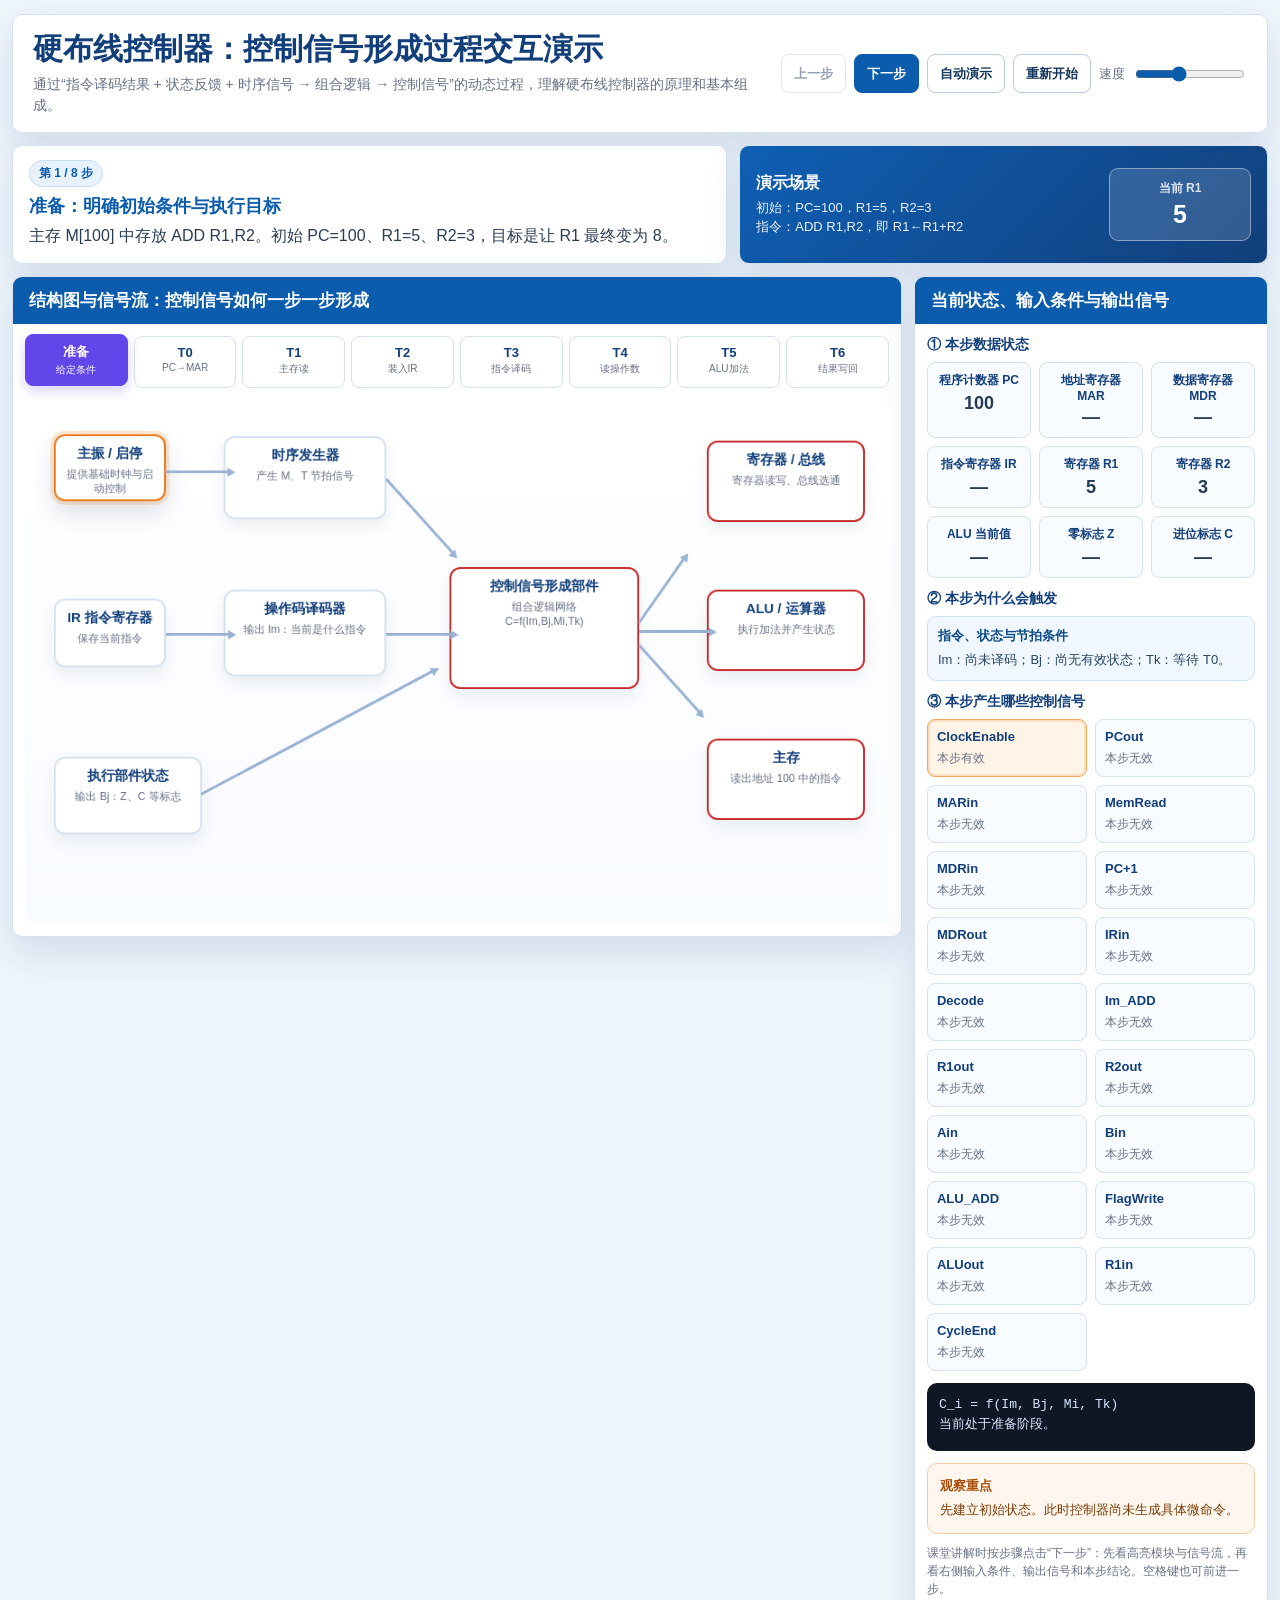
<file: scripts/硬布线控制器_交互式演示.html>
<!doctype html>
<html lang="zh-CN">
<head>
<meta charset="utf-8">
<meta name="viewport" content="width=device-width, initial-scale=1">
<title>硬布线控制器：控制信号形成过程交互演示</title>
<style>
:root{
  --blue:#0b5cad;--blue2:#1d6fbf;--navy:#123f7a;--ink:#1f2937;--muted:#667085;
  --line:#d6e1ef;--bg:#eef5fb;--green:#23824b;--orange:#e97818;--red:#c62828;--purple:#6246ea;
  --shadow:0 16px 36px rgba(18,63,122,.13);
}
*{box-sizing:border-box}
body{margin:0;background:var(--bg);font-family:"Microsoft YaHei","PingFang SC",Arial,sans-serif;color:var(--ink)}
.app{width:min(1920px,calc(100vw - 24px));margin:0 auto;padding:14px 0 18px}
header{display:grid;grid-template-columns:1fr auto;gap:18px;align-items:center;background:#fff;border:1px solid var(--line);box-shadow:var(--shadow);border-radius:10px;padding:16px 20px}
h1{margin:0 0 8px;color:var(--navy);font-size:30px;line-height:1.18}
.subtitle{margin:0;color:var(--muted);font-size:14px;line-height:1.5}
.controls{display:flex;gap:8px;align-items:center;flex-wrap:wrap;justify-content:flex-end}
button{border:1px solid #b9cce3;background:#fff;color:#12355c;border-radius:8px;padding:9px 12px;font-weight:800;min-height:39px;cursor:pointer}
button.primary{background:var(--blue);color:#fff;border-color:var(--blue)}button:disabled{opacity:.45;cursor:not-allowed}
.speed{display:flex;align-items:center;gap:8px;color:var(--muted);font-size:13px}input[type=range]{width:110px;accent-color:var(--blue)}
.example-strip{display:grid;grid-template-columns:1.15fr .85fr;gap:12px;margin:12px 0}
.message,.example-card,.panel{background:#fff;border:1px solid var(--line);border-radius:10px;box-shadow:var(--shadow)}
.message{padding:14px 16px;min-height:100px;display:flex;flex-direction:column;justify-content:center}
.step-label{display:inline-flex;align-items:center;width:max-content;margin-bottom:7px;padding:4px 9px;border-radius:999px;background:#e8f2ff;color:#0b5cad;font-size:12px;font-weight:900;border:1px solid #c7dcf5}.message strong{display:block;color:var(--blue);font-size:18px;margin-bottom:6px}.message span{display:block;line-height:1.55;color:#2b3d55}
.example-card{padding:13px 16px;background:linear-gradient(135deg,#0f5fb4,#123f7a);color:#fff;display:grid;grid-template-columns:1fr auto;gap:14px;align-items:center}
.example-card b{display:block;font-size:16px;margin-bottom:5px}.example-card p{margin:0;line-height:1.45;font-size:13px;opacity:.92}
.result-chip{min-width:142px;text-align:center;padding:11px 14px;border-radius:9px;background:rgba(255,255,255,.14);border:1px solid rgba(255,255,255,.42);font-weight:900}
.result-chip span{display:block;font-size:12px;opacity:.84;margin-bottom:3px}.result-chip strong{font-size:25px;margin:0}
.workbench{display:grid;grid-template-columns:minmax(0,1.86fr) minmax(330px,.74fr);gap:12px;align-items:start}.workbench>*{min-width:0}.panel{overflow:hidden;min-width:0}.panel h2{margin:0;padding:12px 16px;background:var(--blue);color:#fff;font-size:17px}.panel-body{padding:12px}
.timeline{display:grid;grid-template-columns:repeat(8,1fr);gap:6px;margin-bottom:12px}.tick{border:1px solid var(--line);border-radius:8px;padding:8px 5px;text-align:center;background:#fff;transition:.2s}.tick b{display:block;color:var(--navy);font-size:13px}.tick span{display:block;color:var(--muted);font-size:10px;margin-top:2px}.tick.current{background:var(--purple);border-color:var(--purple);color:#fff;transform:translateY(-2px);box-shadow:0 5px 12px rgba(98,70,234,.24)}.tick.done{background:#eef9f2;border-color:#aad7bd}.tick.current b,.tick.current span{color:#fff}
.flow{position:relative;width:100%;height:580px;background:linear-gradient(180deg,#fff 0%,#f8fbff 100%);border-radius:10px;overflow:hidden}.flow-canvas{position:absolute;left:0;top:0;width:950px;height:580px;transform-origin:top left;will-change:transform;transition:transform .16s ease,left .16s ease}
.module{position:absolute;background:#fff;border:2px solid var(--line);border-radius:12px;padding:10px;text-align:center;box-shadow:0 8px 18px rgba(17,46,81,.08);transition:.25s}.module .label{font-size:15px;font-weight:900;color:var(--navy);margin-bottom:5px}.module .desc{font-size:12px;color:var(--muted);line-height:1.35}.module.active{transform:translateY(-4px);border-color:var(--orange);box-shadow:0 0 0 4px rgba(233,120,24,.18),0 14px 28px rgba(17,46,81,.14)}.module.output{border-color:var(--red)}.module.output.active{box-shadow:0 0 0 4px rgba(198,40,40,.2),0 14px 28px rgba(17,46,81,.14)}
#clock{left:32px;top:42px;width:124px;height:74px}#timing{left:220px;top:40px;width:180px;height:92px}#ir{left:32px;top:220px;width:124px;height:76px}#decoder{left:220px;top:210px;width:180px;height:96px}#flags{left:32px;top:395px;width:164px;height:86px}#logic{left:470px;top:185px;width:210px;height:135px;border-color:var(--red)}#datapath{left:755px;top:45px;width:175px;height:90px}#alu{left:755px;top:210px;width:175px;height:90px}#memio{left:755px;top:375px;width:175px;height:90px}
.arrow{position:absolute;height:0;border-top:3px solid #9ab2d2;transform-origin:left center;transition:.25s}.arrow::after{content:"";position:absolute;right:-8px;top:-6px;border-left:9px solid #9ab2d2;border-top:5px solid transparent;border-bottom:5px solid transparent}.arrow.active{border-color:var(--orange);filter:drop-shadow(0 0 6px rgba(233,120,24,.55))}.arrow.active::after{border-left-color:var(--orange)}
.stage-title{font-size:14px;color:var(--navy);font-weight:900;margin:0 0 8px}.state-grid{display:grid;grid-template-columns:repeat(3,1fr);gap:8px;margin-bottom:12px}.state{border:1px solid var(--line);background:#f8fbff;border-radius:8px;padding:9px;text-align:center;transition:.2s}.state b{display:block;color:var(--navy);font-size:12px;margin-bottom:4px}.state strong{font-size:18px;color:#263b55}.state.changed{background:#e9f7ef;border-color:#83c7a0;box-shadow:inset 0 0 0 2px rgba(35,130,75,.14)}.state.changed strong{color:var(--green)}
.input-box{border:1px solid #cfe1f5;background:#f0f7ff;border-radius:9px;padding:10px;margin-bottom:12px}.input-box b{display:block;color:#0b4b86;font-size:13px;margin-bottom:5px}.input-box div{font-size:13px;line-height:1.55;color:#284763}
.signal-board{display:grid;grid-template-columns:repeat(2,1fr);gap:8px}.signal{border:1px solid var(--line);background:#f8fbff;border-radius:8px;padding:9px;min-height:52px;transition:.2s}.signal b{display:block;color:var(--navy);font-size:13px;margin-bottom:4px}.signal span{font-size:12px;color:var(--muted)}.signal.on{background:#fff4e5;border-color:#f0aa53;box-shadow:inset 0 0 0 2px rgba(233,120,24,.18)}
.formula{background:#0f1724;color:#d9e7ff;border-radius:10px;padding:12px;font-family:Consolas,"Courier New",monospace;line-height:1.55;font-size:13px;margin-top:12px;min-height:68px}.formula .hot{color:#ffd166;font-weight:900}.conclusion{margin-top:12px;padding:12px;border-radius:10px;background:#fff7ed;border:1px solid #f2cea5;color:#7a3a08;font-size:13px;line-height:1.55}.conclusion b{display:block;color:#a64b05;margin-bottom:4px}.smallnote{margin:10px 0 0;color:var(--muted);font-size:12px;line-height:1.5}.pulse{animation:pulse 1s ease-in-out infinite}@keyframes pulse{0%,100%{box-shadow:0 0 0 0 rgba(233,120,24,.35)}50%{box-shadow:0 0 0 8px rgba(233,120,24,0)}}
@media(max-width:1180px){header,.example-strip{grid-template-columns:1fr}.controls{justify-content:flex-start}}
@media(max-width:980px){.workbench{grid-template-columns:1fr}.timeline{grid-template-columns:repeat(4,1fr)}.flow{height:auto;min-height:680px;overflow:visible}.flow-canvas{position:static;width:auto;height:auto;transform:none !important;left:0 !important}.module{position:static;margin:10px}.arrow{display:none}.signal-board,.state-grid{grid-template-columns:1fr 1fr}}
@media(max-width:760px){.signal-board,.state-grid{grid-template-columns:1fr}}
</style>
</head>
<body>
<div class="app">
<header>
  <div>
    <h1>硬布线控制器：控制信号形成过程交互演示</h1>
    <p class="subtitle">通过“指令译码结果 + 状态反馈 + 时序信号 → 组合逻辑 → 控制信号”的动态过程，理解硬布线控制器的原理和基本组成。</p>
  </div>
  <div class="controls">
    <button id="prevBtn">上一步</button>
    <button id="nextBtn" class="primary">下一步</button>
    <button id="playBtn">自动演示</button>
    <button id="resetBtn">重新开始</button>
    <label class="speed">速度 <input id="speed" type="range" min="500" max="1800" value="1000" step="50"></label>
  </div>
</header>

<div class="example-strip">
  <div class="message">
    <div class="step-label" id="stepCounter">第 1 / 8 步</div>
    <strong id="stepTitle">逐步演示准备</strong>
    <span id="stepText">已知 R1=5、R2=3，主存地址 100 中存放指令 ADD R1,R2。点击“下一步”，依次观察取指、译码、执行和写回。</span>
  </div>
  <div class="example-card">
    <div><b>演示场景</b><p>初始：PC=100，R1=5，R2=3<br>指令：ADD R1,R2，即 R1←R1+R2</p></div>
    <div class="result-chip"><span>当前 R1</span><strong id="topResult">5</strong></div>
  </div>
</div>

<div class="workbench">
<section class="panel">
<h2>结构图与信号流：控制信号如何一步一步形成</h2>
<div class="panel-body">
  <div class="timeline" id="timeline"></div>
  <div class="flow">
    <div class="flow-canvas" id="flowCanvas">
    <div class="module" id="clock"><div class="label">主振 / 启停</div><div class="desc">提供基础时钟与启动控制</div></div>
    <div class="module" id="timing"><div class="label">时序发生器</div><div class="desc">产生 M、T 节拍信号</div></div>
    <div class="module" id="ir"><div class="label">IR 指令寄存器</div><div class="desc">保存当前指令</div></div>
    <div class="module" id="decoder"><div class="label">操作码译码器</div><div class="desc">输出 Im：当前是什么指令</div></div>
    <div class="module" id="flags"><div class="label">执行部件状态</div><div class="desc">输出 Bj：Z、C 等标志</div></div>
    <div class="module output" id="logic"><div class="label">控制信号形成部件</div><div class="desc">组合逻辑网络<br>C=f(Im,Bj,Mi,Tk)</div></div>
    <div class="module output" id="datapath"><div class="label">寄存器 / 总线</div><div class="desc">寄存器读写、总线选通</div></div>
    <div class="module output" id="alu"><div class="label">ALU / 运算器</div><div class="desc">执行加法并产生状态</div></div>
    <div class="module output" id="memio"><div class="label">主存</div><div class="desc">读出地址 100 中的指令</div></div>
    <div class="arrow" id="a1" style="left:155px;top:78px;width:70px;transform:rotate(0deg)"></div>
    <div class="arrow" id="a2" style="left:400px;top:86px;width:110px;transform:rotate(48deg)"></div>
    <div class="arrow" id="a3" style="left:156px;top:258px;width:70px;transform:rotate(0deg)"></div>
    <div class="arrow" id="a4" style="left:400px;top:258px;width:72px;transform:rotate(0deg)"></div>
    <div class="arrow" id="a5" style="left:195px;top:435px;width:290px;transform:rotate(-28deg)"></div>
    <div class="arrow" id="a6" style="left:680px;top:245px;width:86px;transform:rotate(-55deg)"></div>
    <div class="arrow" id="a7" style="left:680px;top:255px;width:78px;transform:rotate(0deg)"></div>
    <div class="arrow" id="a8" style="left:680px;top:270px;width:100px;transform:rotate(48deg)"></div>
    </div>
  </div>
</div>
</section>

<aside class="panel">
<h2>当前状态、输入条件与输出信号</h2>
<div class="panel-body">
  <p class="stage-title">① 本步数据状态</p>
  <div class="state-grid" id="states"></div>

  <p class="stage-title">② 本步为什么会触发</p>
  <div class="input-box" id="logicInputs"></div>

  <p class="stage-title">③ 本步产生哪些控制信号</p>
  <div class="signal-board" id="signals"></div>

  <div class="formula" id="formula"></div>
  <div class="conclusion"><b>观察重点</b><span id="conclusionText">硬布线控制器不读取控制存储器，而是根据当前指令、节拍和状态，直接由门电路生成控制信号。</span></div>
  <p class="smallnote">课堂讲解时按步骤点击“下一步”：先看高亮模块与信号流，再看右侧输入条件、输出信号和本步结论。空格键也可前进一步。</p>
</div>
</aside>
</div>
</div>

<script>
const ticks=[
  ['准备','给定条件'],['T0','PC→MAR'],['T1','主存读'],['T2','装入IR'],
  ['T3','指令译码'],['T4','读操作数'],['T5','ALU加法'],['T6','结果写回']
];

const steps=[
  {
    title:'准备：明确初始条件与执行目标',
    text:'主存 M[100] 中存放 ADD R1,R2。初始 PC=100、R1=5、R2=3，目标是让 R1 最终变为 8。',
    tick:0,on:['clock'],arr:[],sig:['ClockEnable'],
    state:{PC:'100',MAR:'—',MDR:'—',IR:'—',R1:'5',R2:'3',ALU:'—',Z:'—',C:'—'},changed:[],
    inputs:'Im：尚未译码；Bj：尚无有效状态；Tk：等待 T0。',
    formula:'C_i = f(Im, Bj, Mi, Tk)\n当前处于准备阶段。',
    conclusion:'先建立初始状态。此时控制器尚未生成具体微命令。'
  },
  {
    title:'T0：把取指地址送入 MAR',
    text:'时序发生器产生 T0。硬布线逻辑在 T0 直接令 PCout 和 MARin 有效，于是 MAR←PC=100。',
    tick:1,on:['timing','logic','datapath'],arr:['a1','a2','a6'],sig:['PCout','MARin'],
    state:{PC:'100',MAR:'100',MDR:'—',IR:'—',R1:'5',R2:'3',ALU:'—',Z:'—',C:'—'},changed:['MAR'],
    inputs:'Im：尚未译码；Bj：无关；Tk：T0=1。',
    formula:'PCout = T0\nMARin = T0',
    conclusion:'同一个 T0 条件同时触发 PC 输出和 MAR 写入，地址 100 被送往主存。'
  },
  {
    title:'T1：读取主存中的指令',
    text:'当 T1 到来，控制器输出 MemRead 和 MDRin。主存把 M[100] 中的 ADD R1,R2 送入 MDR，同时 PC 更新为 101。',
    tick:2,on:['timing','logic','memio','datapath'],arr:['a2','a6','a8'],sig:['MemRead','MDRin','PC+1'],
    state:{PC:'101',MAR:'100',MDR:'ADD R1,R2',IR:'—',R1:'5',R2:'3',ALU:'—',Z:'—',C:'—'},changed:['PC','MDR'],
    inputs:'Im：尚未译码；Bj：无关；Tk：T1=1。',
    formula:'MemRead = T1\nMDRin = T1\nPCin = T1',
    conclusion:'主存读信号也是由 T1 对应的固定组合逻辑直接产生。'
  },
  {
    title:'T2：把指令装入 IR',
    text:'T2 时，控制器令 MDRout 和 IRin 有效，指令从 MDR 进入 IR，取指阶段完成。',
    tick:3,on:['timing','logic','ir','datapath'],arr:['a2','a3','a6'],sig:['MDRout','IRin'],
    state:{PC:'101',MAR:'100',MDR:'ADD R1,R2',IR:'ADD R1,R2',R1:'5',R2:'3',ALU:'—',Z:'—',C:'—'},changed:['IR'],
    inputs:'Im：等待 IR 译码；Bj：无关；Tk：T2=1。',
    formula:'MDRout = T2\nIRin = T2',
    conclusion:'IR 保存当前指令，下一节拍即可由操作码译码器识别指令类型。'
  },
  {
    title:'T3：操作码译码得到 Im=ADD',
    text:'译码器读取 IR 的操作码，输出 ADD 指令线 Im_ADD=1。这个译码结果将参与后续控制信号的逻辑表达式。',
    tick:4,on:['timing','ir','decoder','logic'],arr:['a2','a3','a4'],sig:['Decode','Im_ADD'],
    state:{PC:'101',MAR:'100',MDR:'ADD R1,R2',IR:'ADD R1,R2',R1:'5',R2:'3',ALU:'—',Z:'—',C:'—'},changed:[],
    inputs:'Im：Im_ADD=1；Bj：暂不参与；Tk：T3=1。',
    formula:'Im_ADD = Decoder(IR.opcode)\nIm_ADD = 1',
    conclusion:'译码器不是输出完整控制序列，而是告诉组合逻辑“当前是一条 ADD 指令”。'
  },
  {
    title:'T4：选通 R1、R2 两个操作数',
    text:'因为 Im_ADD=1 且 T4=1，组合逻辑使 R1out、R2out 和操作数锁存信号有效，把 5 与 3 送到 ALU 输入端。',
    tick:5,on:['timing','decoder','logic','datapath','alu'],arr:['a2','a4','a6','a7'],sig:['R1out','R2out','Ain','Bin'],
    state:{PC:'101',MAR:'100',MDR:'ADD R1,R2',IR:'ADD R1,R2',R1:'5',R2:'3',ALU:'A=5, B=3',Z:'—',C:'—'},changed:['ALU'],
    inputs:'Im：Im_ADD=1；Bj：无关；Tk：T4=1。',
    formula:'R1out = Im_ADD · T4\nR2out = Im_ADD · T4',
    conclusion:'控制信号由“指令条件 × 当前节拍”共同决定：只有 ADD 指令走到 T4，两个寄存器才被选通。'
  },
  {
    title:'T5：ALU 执行 5+3，并产生状态标志',
    text:'当 Im_ADD=1 且 T5=1，组合逻辑输出 ALU_ADD。ALU 得到结果 8，并反馈 Z=0、C=0。',
    tick:6,on:['timing','decoder','logic','alu','flags'],arr:['a2','a4','a7','a5'],sig:['ALU_ADD','FlagWrite'],
    state:{PC:'101',MAR:'100',MDR:'ADD R1,R2',IR:'ADD R1,R2',R1:'5',R2:'3',ALU:'8',Z:'0',C:'0'},changed:['ALU','Z','C'],
    inputs:'Im：Im_ADD=1；Bj：ALU 返回 Z=0、C=0；Tk：T5=1。',
    formula:'ALU_ADD = Im_ADD · T5\nFlagWrite = Im_ADD · T5',
    conclusion:'状态标志由执行部件返回。对 ADD 而言，它们被更新；对条件转移指令，它们还会反过来决定是否输出 PCin。'
  },
  {
    title:'T6：结果写回 R1，演示完成',
    text:'T6 时，硬布线逻辑令 ALUout 和 R1in 有效，结果 8 写回 R1。最终 R1=8，R2 保持 3。',
    tick:7,on:['timing','decoder','logic','alu','datapath','flags'],arr:['a2','a4','a6','a7'],sig:['ALUout','R1in','CycleEnd'],
    state:{PC:'101',MAR:'100',MDR:'ADD R1,R2',IR:'ADD R1,R2',R1:'8',R2:'3',ALU:'8',Z:'0',C:'0'},changed:['R1'],
    inputs:'Im：Im_ADD=1；Bj：Z=0、C=0；Tk：T6=1。',
    formula:'R1in = Im_ADD · T6\nR1 ← ALUout = 8',
    conclusion:'完整过程结束：控制器没有读取微指令，而是在每个节拍依据 Im、Bj 和 Tk 直接产生控制信号。'
  }
];

const stateOrder=['PC','MAR','MDR','IR','R1','R2','ALU','Z','C'];
const stateNames={PC:'程序计数器 PC',MAR:'地址寄存器 MAR',MDR:'数据寄存器 MDR',IR:'指令寄存器 IR',R1:'寄存器 R1',R2:'寄存器 R2',ALU:'ALU 当前值',Z:'零标志 Z',C:'进位标志 C'};
const allSignals=['ClockEnable','PCout','MARin','MemRead','MDRin','PC+1','MDRout','IRin','Decode','Im_ADD','R1out','R2out','Ain','Bin','ALU_ADD','FlagWrite','ALUout','R1in','CycleEnd'];
const moduleIds=['clock','timing','ir','decoder','flags','logic','datapath','alu','memio'];
const arrowIds=['a1','a2','a3','a4','a5','a6','a7','a8'];
let step=0,playing=false,timer=null;
const el=id=>document.getElementById(id);


let flowScaleFrame=null;
function updateFlowScale(){
  const flow=document.querySelector('.flow');
  const canvas=el('flowCanvas');
  if(!flow||!canvas) return;

  // 小屏幕改为纵向列表；桌面端始终按左栏的“实时宽度”缩放完整结构图。
  if(window.matchMedia('(max-width: 980px)').matches){
    flow.style.height='auto';
    canvas.style.transform='none';
    canvas.style.left='0px';
    return;
  }

  const baseW=950, baseH=580;
  const available=Math.max(1, flow.getBoundingClientRect().width - 6);
  const scale=Math.min(1, available/baseW);
  const renderedW=baseW*scale;

  canvas.style.width=`${baseW}px`;
  canvas.style.height=`${baseH}px`;
  canvas.style.transform=`scale(${scale})`;
  canvas.style.left=`${Math.max(0,(available-renderedW)/2)}px`;
  flow.style.height=`${Math.ceil(baseH*scale)}px`;
}
function scheduleFlowScale(){
  if(flowScaleFrame) cancelAnimationFrame(flowScaleFrame);
  flowScaleFrame=requestAnimationFrame(()=>{
    updateFlowScale();
    flowScaleFrame=null;
  });
}

function renderTimeline(current){
  el('timeline').innerHTML=ticks.map((x,i)=>`<div class="tick ${i===current?'current':i<current?'done':''}"><b>${x[0]}</b><span>${x[1]}</span></div>`).join('');
}

function render(){
  const s=steps[step];
  el('stepCounter').textContent=`第 ${step+1} / ${steps.length} 步`;
  el('stepTitle').textContent=s.title;
  el('stepText').textContent=s.text;
  el('topResult').textContent=s.state.R1;
  renderTimeline(s.tick);

  moduleIds.forEach(id=>{
    const node=el(id);
    node.classList.toggle('active',s.on.includes(id));
    node.classList.toggle('pulse',s.on.includes(id));
  });
  arrowIds.forEach(id=>el(id).classList.toggle('active',s.arr.includes(id)));

  el('states').innerHTML=stateOrder.map(key=>`<div class="state ${s.changed.includes(key)?'changed':''}"><b>${stateNames[key]}</b><strong>${s.state[key]}</strong></div>`).join('');
  el('logicInputs').innerHTML=`<b>指令、状态与节拍条件</b><div>${s.inputs}</div>`;
  el('signals').innerHTML=allSignals.map(sig=>`<div class="signal ${s.sig.includes(sig)?'on':''}"><b>${sig}</b><span>${s.sig.includes(sig)?'本步有效':'本步无效'}</span></div>`).join('');
  el('formula').innerHTML=s.formula.split('\n').map(line=>line.replace(/(Im_ADD|T\d|R1in|R1out|R2out|ALU_ADD|MemRead|MARin|IRin|Z=0|C=0|8)/g,'<span class="hot">$1</span>')).join('<br>');
  el('conclusionText').textContent=s.conclusion;

  el('prevBtn').disabled=step===0;
  el('nextBtn').disabled=step===steps.length-1;
  el('playBtn').textContent=playing?'暂停':'自动演示';
  scheduleFlowScale();
}

function next(){
  if(step<steps.length-1){step++;render();}
  else stop();
}
function prev(){if(step>0){step--;render();}}
function stop(){playing=false;clearInterval(timer);timer=null;render();}
function play(){
  if(playing){stop();return;}
  if(step===steps.length-1) step=0;
  playing=true;render();
  timer=setInterval(()=>{if(step>=steps.length-1){stop();return;}next();},Number(el('speed').value));
}
function reset(){stop();step=0;render();}

el('nextBtn').onclick=next;
el('prevBtn').onclick=prev;
el('playBtn').onclick=play;
el('resetBtn').onclick=reset;
el('speed').oninput=()=>{if(playing){stop();play();}};
document.addEventListener('keydown',e=>{
  if(e.code==='Space'&&!['INPUT','BUTTON'].includes(document.activeElement.tagName)){
    e.preventDefault();next();
  }
});
window.addEventListener('resize',scheduleFlowScale);
const observedFlow=document.querySelector('.flow');
if('ResizeObserver' in window && observedFlow){
  const flowObserver=new ResizeObserver(scheduleFlowScale);
  flowObserver.observe(observedFlow);
  const leftPanel=observedFlow.closest('.panel');
  if(leftPanel) flowObserver.observe(leftPanel);
  const workbench=document.querySelector('.workbench');
  if(workbench) flowObserver.observe(workbench);
}
render();
scheduleFlowScale();
requestAnimationFrame(scheduleFlowScale);
window.addEventListener('load',scheduleFlowScale);
if(document.fonts&&document.fonts.ready){document.fonts.ready.then(scheduleFlowScale);}
</script>
</body>
</html>
</file>
<file: styles.css>
:root {
  --bg: #f6f7f9;
  --surface: #ffffff;
  --surface-muted: #eef2f4;
  --text: #172026;
  --muted: #63717c;
  --line: #d9e0e5;
  --teal: #0f766e;
  --teal-soft: #dff3ef;
  --indigo: #334eac;
  --amber: #b7791f;
  --amber-soft: #fff4db;
  --red: #b42318;
  --red-soft: #ffe8e5;
  --green: #2f7d32;
  --green-soft: #e7f4e8;
  --shadow: 0 18px 48px rgba(23, 32, 38, 0.08);
}

* {
  box-sizing: border-box;
}

body {
  margin: 0;
  background: var(--bg);
  color: var(--text);
  font-family: "Microsoft YaHei", "PingFang SC", "Segoe UI", Arial, sans-serif;
  letter-spacing: 0;
}

html,
body {
  height: 100%;
  overflow: hidden;
}

button,
input,
select,
textarea {
  font: inherit;
}

button {
  cursor: pointer;
}

.app-shell {
  display: grid;
  grid-template-columns: 280px minmax(0, 1fr);
  height: 100vh;
  min-height: 0;
  overflow: hidden;
  transition: grid-template-columns 0.18s ease;
}

body.sidebar-collapsed .app-shell {
  grid-template-columns: 80px minmax(0, 1fr);
}

.sidebar {
  position: sticky;
  top: 0;
  height: 100vh;
  display: flex;
  flex-direction: column;
  gap: 24px;
  padding: 24px 18px;
  background: #172026;
  color: #f8fafc;
  overflow: hidden;
  transition: padding 0.18s ease, gap 0.18s ease;
}

body.sidebar-collapsed .sidebar {
  align-items: center;
  gap: 0;
  padding: 20px 12px;
}

.brand {
  display: grid;
  grid-template-columns: 48px 1fr;
  gap: 12px;
  align-items: center;
  width: 100%;
}

body.sidebar-collapsed .brand {
  grid-template-columns: 1fr;
  justify-items: center;
}

body.sidebar-collapsed .brand > div {
  display: none;
}

.brand-mark {
  display: grid;
  width: 48px;
  height: 48px;
  place-items: center;
  border: 1px solid rgba(255, 255, 255, 0.25);
  border-radius: 8px;
  background: #24424a;
  font-weight: 800;
}

.sidebar-toggle {
  appearance: none;
  color: #ffffff;
  transition: background 0.16s ease, border-color 0.16s ease, transform 0.16s ease;
}

.sidebar-toggle:hover {
  border-color: rgba(255, 255, 255, 0.55);
  background: #2d5964;
}

.sidebar-toggle:focus-visible {
  outline: 3px solid rgba(102, 209, 158, 0.55);
  outline-offset: 3px;
}

body.sidebar-collapsed .sidebar-toggle {
  width: 50px;
  height: 50px;
  box-shadow: 0 10px 26px rgba(0, 0, 0, 0.22);
}

.brand h1 {
  margin: 0;
  font-size: 18px;
  line-height: 1.25;
}

.brand p {
  margin: 4px 0 0;
  color: #b8c5cd;
  font-size: 13px;
}

.nav-list {
  display: grid;
  gap: 8px;
  width: 100%;
}

body.sidebar-collapsed .nav-list {
  display: none;
}

.nav-item {
  width: 100%;
  min-height: 44px;
  border: 1px solid transparent;
  border-radius: 8px;
  background: transparent;
  color: #dce5ea;
  text-align: left;
  padding: 10px 12px;
}

.nav-item:hover,
.nav-item.active {
  background: #24343b;
  border-color: rgba(255, 255, 255, 0.12);
  color: #ffffff;
}

.sidebar-note {
  margin-top: auto;
  display: flex;
  gap: 8px;
  align-items: flex-start;
  padding: 12px;
  border-radius: 8px;
  background: rgba(255, 255, 255, 0.08);
  color: #cbd6dc;
  font-size: 13px;
  line-height: 1.5;
}

body.sidebar-collapsed .sidebar-note {
  display: none;
}

.status-dot {
  width: 9px;
  height: 9px;
  flex: 0 0 auto;
  margin-top: 5px;
  border-radius: 99px;
  background: #66d19e;
}

.main-content {
  height: 100vh;
  padding: 22px;
  overflow: hidden;
}

.page-section {
  display: none;
}

.page-section.active {
  display: block;
}

.section-heading {
  display: flex;
  justify-content: space-between;
  gap: 16px;
  align-items: flex-start;
  margin-bottom: 20px;
}

.section-heading h2 {
  margin: 0;
  font-size: 28px;
  line-height: 1.25;
}

.section-subheading {
  margin: 0 0 10px;
}

.section-subheading h3 {
  margin: 0;
  font-size: 19px;
  line-height: 1.3;
}

.concept-note {
  display: grid;
  gap: 5px;
  margin-top: 8px;
  border: 1px solid #d7e1e7;
  border-left: 4px solid var(--teal);
  border-radius: 8px;
  background: #f8fbfb;
  padding: 9px 10px;
  color: #34434c;
}

.concept-note strong,
.concept-note span {
  display: block;
}

.concept-note strong {
  color: #075e57;
  font-size: 13px;
}

.concept-note span {
  font-size: 13px;
  line-height: 1.45;
}

.eyebrow {
  margin: 0 0 6px;
  color: var(--teal);
  font-size: 12px;
  font-weight: 700;
  text-transform: uppercase;
}

.mode-badge {
  padding: 8px 12px;
  border: 1px solid var(--line);
  border-radius: 8px;
  background: var(--surface);
  color: var(--muted);
}

.mode-badge.warning {
  border-color: #f1d188;
  background: var(--amber-soft);
  color: var(--amber);
}

.dashboard-grid,
.two-column,
.assembly-layout {
  display: grid;
  gap: 12px;
}

.dashboard-grid {
  grid-template-columns: minmax(0, 1.25fr) minmax(300px, 0.75fr);
}

.two-column {
  grid-template-columns: minmax(320px, 0.45fr) minmax(0, 0.55fr);
  align-items: start;
}

.assembly-layout {
  grid-template-columns: minmax(320px, 0.45fr) minmax(0, 0.55fr);
  grid-template-rows: minmax(0, 1fr) minmax(120px, 0.36fr);
  align-items: stretch;
}

.wide {
  grid-column: 1 / -1;
}

.assembly-layout .wide,
.datapath-layout .wide {
  grid-row: 2;
}

.assembly-layout > .panel,
.datapath-layout > .panel {
  min-height: 0;
  overflow: hidden;
}

.assembly-layout > .panel:first-child,
.datapath-layout > .panel:first-child,
.datapath-layout > .panel:nth-child(3) {
  overflow: auto;
}

.panel {
  min-width: 0;
  padding: 12px;
  border: 1px solid var(--line);
  border-radius: 8px;
  background: var(--surface);
  box-shadow: 0 10px 28px rgba(23, 32, 38, 0.06);
}

.result-panel {
  min-height: 0;
  display: flex;
  flex-direction: column;
  overflow: hidden;
}

.panel-title {
  display: flex;
  justify-content: space-between;
  gap: 12px;
  align-items: baseline;
  margin-bottom: 9px;
}

.panel-title.compact {
  margin-bottom: 8px;
}

.panel-title h3 {
  margin: 0;
  font-size: 16px;
}

.panel-title span {
  color: var(--muted);
  font-size: 13px;
}

.quick-actions {
  display: grid;
  grid-template-columns: repeat(3, minmax(0, 1fr));
  gap: 12px;
}

.demo-planner-panel {
  display: grid;
  gap: 12px;
}

.demo-planner-row {
  display: grid;
  grid-template-columns: minmax(0, 1fr) 180px;
  gap: 12px;
  align-items: stretch;
}

.demo-planner-row .primary-button {
  height: 100%;
  margin-top: 0;
}

.demo-examples {
  display: grid;
  grid-template-columns: repeat(4, minmax(0, 1fr));
  gap: 10px;
}

.demo-examples .secondary-button {
  margin-top: 0;
}

.demo-status {
  min-height: 44px;
}

.action-button,
.primary-button,
.secondary-button {
  min-height: 34px;
  border-radius: 8px;
  border: 1px solid var(--line);
  padding: 7px 11px;
  white-space: normal;
}

.action-button {
  background: var(--surface-muted);
  color: var(--text);
}

.recommended-feature {
  display: grid;
  gap: 6px;
  min-height: 92px;
  align-content: center;
  text-align: left;
}

.recommended-feature strong,
.recommended-feature span {
  display: block;
}

.recommended-feature strong {
  font-size: 16px;
}

.recommended-feature span {
  color: var(--muted);
  line-height: 1.45;
  font-size: 13px;
}

.action-button:hover {
  border-color: var(--teal);
}

.primary-button {
  width: 100%;
  margin-top: 10px;
  background: var(--teal);
  border-color: var(--teal);
  color: #ffffff;
  font-weight: 700;
}

.secondary-button {
  background: var(--surface);
  color: var(--text);
}

.button-row {
  display: grid;
  grid-template-columns: repeat(4, minmax(0, 1fr));
  gap: 6px;
}

.button-row .primary-button,
.button-row .secondary-button {
  width: auto;
  margin-top: 8px;
}

.field-label {
  display: block;
  margin: 8px 0 4px;
  color: #3b4851;
  font-size: 13px;
  font-weight: 700;
}

.field-hint {
  display: block;
  margin: 4px 0 0;
  color: var(--muted);
  font-size: 12px;
  line-height: 1.4;
}

.memory-default-note {
  grid-column: 1 / -1;
}

input,
select,
textarea {
  width: 100%;
  border: 1px solid var(--line);
  border-radius: 8px;
  background: #fbfcfd;
  color: var(--text);
  padding: 7px 9px;
}

input:disabled {
  background: #eef2f4;
  color: var(--muted);
  cursor: not-allowed;
}

textarea {
  min-height: 78px;
  resize: vertical;
  line-height: 1.38;
}

input:focus,
select:focus,
textarea:focus {
  outline: 2px solid rgba(15, 118, 110, 0.22);
  border-color: var(--teal);
}

.form-grid {
  display: grid;
  grid-template-columns: repeat(2, minmax(0, 1fr));
  gap: 8px 10px;
}

.form-grid .field-label {
  margin-top: 0;
}

.answer-box {
  display: grid;
  gap: 12px;
}

.answer-section {
  padding: 12px;
  border: 1px solid var(--line);
  border-radius: 8px;
  background: #fbfcfd;
}

.answer-section h4 {
  margin: 0 0 8px;
  font-size: 15px;
}

.answer-section p {
  margin: 0;
  color: #2e3a42;
  line-height: 1.6;
}

.tag-row {
  display: flex;
  flex-wrap: wrap;
  gap: 8px;
}

.tag {
  display: inline-flex;
  align-items: center;
  min-height: 28px;
  border-radius: 999px;
  padding: 4px 10px;
  background: var(--teal-soft);
  color: #075e57;
  font-size: 13px;
}

.sim-tabs {
  display: none;
  flex-wrap: wrap;
  gap: 6px;
  margin-bottom: 10px;
}

.sim-tab {
  min-height: 32px;
  border: 1px solid var(--line);
  border-radius: 8px;
  background: var(--surface);
  color: #34434c;
  padding: 6px 10px;
}

.sim-tab:hover,
.sim-tab.active {
  border-color: var(--teal);
  background: var(--teal-soft);
  color: #075e57;
}

.simulation-catalog {
  display: none;
}

.simulation-catalog.active {
  display: grid;
  grid-template-columns: repeat(auto-fit, minmax(210px, 1fr));
  gap: 10px;
  min-height: 0;
  overflow: auto;
}

.simulation-card {
  display: grid;
  gap: 8px;
  align-content: start;
  min-height: 132px;
  border: 1px solid var(--line);
  border-radius: 8px;
  background: var(--surface);
  color: var(--text);
  padding: 12px;
  text-align: left;
  box-shadow: 0 10px 24px rgba(23, 32, 38, 0.05);
  transition: border-color 0.16s ease, transform 0.16s ease, box-shadow 0.16s ease;
}

.simulation-card:hover {
  transform: translateY(-1px);
  border-color: var(--teal);
  box-shadow: 0 14px 30px rgba(15, 118, 110, 0.12);
}

.simulation-card span,
.simulation-card strong,
.simulation-card em {
  display: block;
}

.simulation-card span {
  color: var(--teal);
  font-size: 12px;
  font-weight: 800;
}

.simulation-card strong {
  font-size: 17px;
  line-height: 1.25;
}

.simulation-card em {
  color: var(--muted);
  font-size: 13px;
  font-style: normal;
  line-height: 1.45;
}

.sim-panel {
  display: none;
}

.sim-panel.active {
  display: grid;
  grid-template-rows: auto minmax(0, 1fr);
  height: 100%;
  min-height: 0;
  overflow: hidden;
}

#simulation.page-section.active {
  display: grid;
  grid-template-rows: auto minmax(0, 1fr);
  height: 100%;
  min-height: 0;
}

#simulation .section-heading {
  margin-bottom: 10px;
}

#simulation .section-heading h2 {
  font-size: 24px;
}

#simulation .eyebrow {
  margin-bottom: 3px;
}

#simulation .two-column,
#simulation .assembly-layout,
#simulation .datapath-layout {
  grid-template-columns: minmax(0, 1fr);
  grid-template-rows: auto minmax(0, 1fr);
  gap: 8px;
  min-height: 0;
  height: 100%;
  align-items: stretch;
  overflow: auto;
}

#simulation .assembly-layout {
  grid-template-rows: auto minmax(0, 1fr) auto;
}

#simulation .datapath-layout {
  grid-template-rows: auto minmax(440px, 1fr) auto auto;
}

#simulation .assembly-layout .wide,
#simulation .datapath-layout .wide {
  grid-column: 1;
  grid-row: auto;
}

#simulation .datapath-visual-panel {
  grid-row: auto;
}

#simulation .two-column > .panel {
  min-height: 0;
  overflow: auto;
}

#simulation .two-column > .panel:first-child,
#simulation .assembly-layout > .panel:first-child,
#simulation .datapath-layout > .panel:first-child {
  max-height: 34vh;
  overflow: auto;
}

#simulation .form-grid {
  grid-template-columns: repeat(auto-fit, minmax(120px, 1fr));
  gap: 7px 8px;
}

#simulation .button-row,
#simulation .datapath-controls {
  grid-template-columns: repeat(auto-fit, minmax(110px, 1fr));
}

#simulation .two-column > .result-panel {
  overflow: hidden;
}

#simulation textarea {
  min-height: 58px;
  max-height: 120px;
}

#simulation .result-panel > div:last-child,
#twosResult,
#floatResult,
#cacheResult,
#vmResult,
#memoryAccessResult,
#memoryExpansionResult,
#pipelineResult,
#assemblyLog,
#hardwireResult,
#controlExpressionResult,
#busTransactionResult,
#busArbitrationResult,
#keyboardResult {
  flex: 1;
  min-height: 0;
  overflow: auto;
}

#twos-sim.active {
  grid-template-columns: repeat(2, minmax(0, 1fr));
  grid-template-rows: auto minmax(0, 1fr);
  gap: 10px;
}

#twos-sim > .section-subheading {
  grid-column: 1 / -1;
}

#twos-sim .two-column {
  grid-template-columns: minmax(0, 1fr);
  grid-template-rows: auto minmax(0, 1fr);
  height: 100%;
  min-height: 0;
  overflow: hidden;
}

#twos-sim .two-column > .panel:first-child {
  max-height: none;
  overflow: visible;
}

#twos-sim .two-column > .result-panel {
  min-height: 0;
}

#pipelineCode,
#assemblyCode,
#datapathCode {
  min-height: 150px;
}

#pipelineResult,
#assemblyLog {
  max-height: 100%;
}

#assemblyLog {
  display: grid;
  gap: 8px;
}

.progress-list {
  display: grid;
  gap: 12px;
}

.progress-item {
  display: grid;
  gap: 6px;
}

.progress-meta {
  display: flex;
  justify-content: space-between;
  gap: 8px;
  font-size: 13px;
}

.progress-track {
  height: 9px;
  overflow: hidden;
  border-radius: 99px;
  background: var(--surface-muted);
}

.progress-fill {
  height: 100%;
  background: var(--indigo);
}

.agent-flow {
  display: grid;
  grid-template-columns: repeat(4, minmax(0, 1fr));
  gap: 8px;
}

.agent-flow div {
  min-height: 68px;
  display: grid;
  place-items: center;
  border-radius: 8px;
  background: var(--surface-muted);
  color: #31424d;
  text-align: center;
  padding: 8px;
}

.binary-line {
  display: grid;
  gap: 8px;
  margin-bottom: 14px;
}

.binary-row {
  display: grid;
  grid-template-columns: 80px minmax(0, 1fr);
  gap: 8px;
  align-items: center;
}

.binary-value {
  overflow-x: auto;
  border-radius: 8px;
  background: #172026;
  color: #d7f5ed;
  padding: 10px;
  font-family: Consolas, "Courier New", monospace;
  white-space: nowrap;
}

#twos-sim .binary-value {
  border: 1px solid var(--line);
  background: #ffffff;
  color: var(--text);
}

.status-good,
.status-warn,
.status-error {
  border-radius: 8px;
  padding: 8px 10px;
  line-height: 1.42;
}

.status-good {
  background: var(--green-soft);
  color: var(--green);
}

.status-warn {
  background: var(--amber-soft);
  color: var(--amber);
}

.status-error {
  background: var(--red-soft);
  color: var(--red);
}

.table-wrap {
  width: 100%;
  overflow: auto;
  border: 1px solid var(--line);
  border-radius: 8px;
  max-height: 180px;
}

table {
  width: 100%;
  border-collapse: collapse;
}

th,
td {
  border-bottom: 1px solid var(--line);
  padding: 6px 8px;
  text-align: left;
  vertical-align: middle;
}

th {
  background: #eef2f4;
  color: #34434c;
  font-size: 13px;
}

tr:last-child td {
  border-bottom: none;
}

.bit-cell,
.stage-cell {
  text-align: center;
  font-family: Consolas, "Courier New", monospace;
}

.stage-cell.filled {
  background: var(--teal-soft);
  color: #075e57;
  font-weight: 700;
}

.stage-cell.stall {
  background: var(--amber-soft);
  color: var(--amber);
}

.cache-fields {
  display: grid;
  grid-template-columns: repeat(3, minmax(0, 1fr));
  gap: 8px;
  margin: 8px 0;
}

.cache-field {
  border: 1px solid var(--line);
  border-radius: 8px;
  padding: 9px;
  background: #fbfcfd;
}

.cache-field strong {
  display: block;
  margin-bottom: 5px;
}

.cache-field code {
  display: block;
  overflow-x: auto;
  font-family: Consolas, "Courier New", monospace;
}

.mapping-diagram {
  margin-top: 8px;
  border: 1px solid var(--line);
  border-radius: 8px;
  background: #fbfcfd;
  padding: 10px;
}

.diagram-title {
  display: flex;
  justify-content: space-between;
  gap: 12px;
  align-items: baseline;
  margin-bottom: 8px;
}

.diagram-title strong {
  font-size: 15px;
}

.diagram-title span {
  color: var(--muted);
  line-height: 1.5;
  font-size: 13px;
}

.diagram-flow {
  display: grid;
  grid-template-columns: minmax(120px, 0.7fr) auto minmax(180px, 1.2fr) auto minmax(160px, 1fr) auto minmax(150px, 0.8fr);
  gap: 6px;
  align-items: stretch;
}

.vm-diagram .diagram-flow {
  grid-template-columns: minmax(120px, 0.8fr) auto minmax(150px, 1fr) auto minmax(150px, 1fr) auto minmax(150px, 1fr);
}

.diagram-node {
  display: grid;
  gap: 6px;
  align-content: center;
  min-height: 68px;
  border: 1px solid var(--line);
  border-radius: 8px;
  background: #ffffff;
  padding: 8px;
}

.diagram-node strong,
.diagram-node span {
  display: block;
}

.diagram-node strong {
  color: var(--text);
}

.diagram-node span {
  color: var(--muted);
  line-height: 1.45;
  font-size: 13px;
}

.diagram-node.success {
  border-color: var(--green);
  background: var(--green-soft);
}

.diagram-node.danger {
  border-color: var(--red);
  background: var(--red-soft);
}

.diagram-arrow {
  display: grid;
  place-items: center;
  color: var(--muted);
  font-weight: 800;
}

.bit-field-row {
  display: grid;
  grid-template-columns: repeat(3, minmax(0, 1fr));
  gap: 5px;
}

.bit-field {
  border: 1px solid #cfd8df;
  border-radius: 6px;
  background: #f8fafc;
  padding: 5px;
}

.bit-field strong,
.bit-field span,
.bit-field small {
  display: block;
}

.bit-field strong {
  font-size: 12px;
}

.bit-field span,
.bit-field small {
  color: var(--muted);
  line-height: 1.4;
  font-size: 11px;
}

.cache-set-grid {
  display: grid;
  grid-template-columns: repeat(4, minmax(0, 1fr));
  gap: 6px;
  margin-top: 8px;
  max-height: 155px;
  overflow: auto;
}

.cache-set-box {
  border: 1px solid var(--line);
  border-radius: 8px;
  background: #ffffff;
  padding: 7px;
}

.cache-set-box.active {
  border-color: var(--teal);
  box-shadow: 0 0 0 3px rgba(15, 118, 110, 0.1);
}

.cache-set-box strong {
  display: block;
  margin-bottom: 6px;
  color: var(--text);
  font-size: 13px;
}

.cache-set-box span {
  display: block;
  border-radius: 6px;
  background: #f1f5f8;
  color: var(--muted);
  padding: 4px 5px;
  font-family: Consolas, "Courier New", monospace;
  font-size: 11px;
}

.cache-set-box span + span {
  margin-top: 5px;
}

.cache-set-box span.filled {
  background: var(--teal-soft);
  color: #075e57;
}

.cache-set-box span.current {
  outline: 2px solid var(--amber);
  background: var(--amber-soft);
  color: #6b4a08;
}

.diagram-callout {
  margin-top: 8px;
  border: 1px solid #cfd8df;
  border-radius: 8px;
  background: #ffffff;
  padding: 8px 10px;
  color: #34434c;
  line-height: 1.42;
  font-size: 13px;
}

.process-timeline {
  display: grid;
  gap: 8px;
}

.process-card {
  border: 1px solid var(--line);
  border-radius: 8px;
  background: #ffffff;
  padding: 9px;
}

.process-card.hit {
  border-color: var(--teal);
}

.process-card.miss {
  border-color: var(--amber);
}

.process-card-head {
  display: flex;
  justify-content: space-between;
  gap: 12px;
  align-items: baseline;
  margin-bottom: 6px;
}

.process-card-head span {
  flex: 0 0 auto;
  border-radius: 999px;
  background: #eef2f4;
  color: var(--muted);
  padding: 2px 8px;
  font-size: 12px;
  font-weight: 800;
}

.process-card.hit .process-card-head span {
  background: var(--teal-soft);
  color: #075e57;
}

.process-card.miss .process-card-head span {
  background: var(--amber-soft);
  color: #7a520d;
}

.process-card ol {
  display: grid;
  gap: 3px;
  margin: 0;
  padding-left: 20px;
  color: #34434c;
  line-height: 1.42;
  font-size: 13px;
}

.learning-stepper {
  display: grid;
  gap: 6px;
}

.learning-step {
  display: grid;
  grid-template-columns: 24px minmax(0, 1fr);
  gap: 7px;
  align-items: start;
  border: 1px solid var(--line);
  border-radius: 8px;
  background: #ffffff;
  padding: 7px;
}

.learning-step > span {
  display: grid;
  place-items: center;
  width: 24px;
  height: 24px;
  border-radius: 50%;
  background: #eef2f4;
  color: var(--muted);
  font-weight: 800;
  font-size: 12px;
}

.learning-step strong,
.learning-step small {
  display: block;
}

.learning-step strong {
  color: var(--text);
  font-size: 13px;
}

.learning-step small {
  margin-top: 2px;
  color: var(--muted);
  line-height: 1.35;
}

.learning-step.active {
  border-color: var(--teal);
  background: var(--teal-soft);
}

.learning-step.active > span {
  background: var(--teal);
  color: #ffffff;
}

.learning-step.hit > span {
  background: var(--green-soft);
  color: var(--green);
}

.learning-step.miss > span {
  background: var(--amber-soft);
  color: var(--amber);
}

.learning-step.hit.active,
.learning-step.miss.active {
  border-color: var(--teal);
}

.teaching-split {
  display: grid;
  grid-template-columns: minmax(240px, 0.82fr) minmax(0, 1.35fr);
  gap: 12px;
  align-items: start;
}

.current-row {
  background: var(--amber-soft);
}

.compact-button {
  width: auto;
  margin-top: 0;
  padding: 8px 12px;
  min-height: 36px;
}

.memory-stage-card {
  border: 1px solid var(--line);
  border-radius: 8px;
  background: #fbfcfd;
  padding: 9px;
  margin-bottom: 8px;
}

.memory-stage-card.focus-card {
  border-color: var(--teal);
  background: linear-gradient(180deg, #f0fdfa 0%, #ffffff 100%);
}

.memory-stage-card.focus-card > span {
  display: inline-block;
  margin-bottom: 6px;
  color: var(--teal);
  font-size: 12px;
  font-weight: 800;
}

.memory-stage-card h4 {
  margin: 0 0 4px;
  font-size: 15px;
}

.memory-stage-card p {
  margin: 0;
  color: #34434c;
  line-height: 1.42;
}

.memory-teaching-grid {
  display: grid;
  grid-template-columns: minmax(230px, 0.72fr) minmax(0, 1.55fr);
  gap: 10px;
  align-items: start;
}

.signal-explain-grid {
  display: grid;
  gap: 6px;
  margin-top: 8px;
}

.memory-teaching-grid > .signal-explain-grid {
  grid-column: 1 / -1;
  grid-template-columns: repeat(3, minmax(0, 1fr));
  margin-top: 2px;
  padding-top: 10px;
  border-top: 1px solid var(--line);
}

.signal-explain-grid div {
  border: 1px solid var(--line);
  border-radius: 8px;
  background: #ffffff;
  padding: 8px;
}

.signal-explain-grid strong,
.signal-explain-grid span {
  display: block;
}

.signal-explain-grid strong {
  margin-bottom: 5px;
  color: var(--text);
}

.signal-explain-grid span {
  color: var(--muted);
  line-height: 1.35;
  font-size: 13px;
}

.memory-line-summary {
  display: grid;
  grid-template-columns: repeat(3, minmax(0, 1fr));
  gap: 6px;
  margin-bottom: 8px;
}

.memory-line-summary div {
  border: 1px solid var(--line);
  border-radius: 8px;
  background: #ffffff;
  padding: 8px;
}

.memory-line-summary strong,
.memory-line-summary span {
  display: block;
}

.memory-line-summary strong {
  margin-bottom: 4px;
  color: var(--muted);
  font-size: 12px;
}

.memory-line-summary span {
  font-family: Consolas, "Courier New", monospace;
  color: var(--text);
  overflow-wrap: anywhere;
}

.memory-machine {
  display: grid;
  grid-template-columns: repeat(4, minmax(0, 1fr));
  gap: 6px;
  align-items: stretch;
}

.memory-node,
.memory-bus {
  min-height: 66px;
  border: 1px solid var(--line);
  border-radius: 8px;
  padding: 8px;
  background: #ffffff;
  color: #34434c;
}

.memory-node strong,
.memory-bus strong {
  display: block;
  color: var(--text);
  margin-bottom: 4px;
}

.memory-node span,
.memory-bus span {
  color: var(--muted);
  font-size: 13px;
  line-height: 1.32;
}

.memory-node.active,
.memory-bus.active {
  border-color: var(--teal);
  background: var(--teal-soft);
  box-shadow: 0 0 0 3px rgba(15, 118, 110, 0.12);
}

.frame-grid {
  display: grid;
  grid-template-columns: repeat(4, minmax(0, 1fr));
  gap: 6px;
  margin-top: 8px;
}

.frame-cell {
  border: 1px solid var(--line);
  border-radius: 8px;
  background: #ffffff;
  padding: 8px;
}

.frame-cell strong,
.frame-cell span {
  display: block;
}

.frame-cell strong {
  color: var(--muted);
  font-size: 12px;
}

.frame-cell.filled span {
  color: var(--text);
  font-weight: 800;
}

.frame-cell.current {
  border-color: var(--amber);
  background: var(--amber-soft);
}

.memory-cell-grid {
  display: grid;
  grid-template-columns: repeat(4, minmax(0, 1fr));
  gap: 6px;
  margin-top: 8px;
}

.memory-cell {
  min-height: 46px;
  border: 1px solid var(--line);
  border-radius: 8px;
  padding: 6px;
  background: #ffffff;
  font-family: Consolas, "Courier New", monospace;
}

.memory-cell strong,
.memory-cell span {
  display: block;
}

.memory-cell strong {
  color: var(--muted);
  font-size: 12px;
}

.memory-cell.selected {
  border-color: var(--amber);
  background: var(--amber-soft);
}

.memory-glossary {
  margin-top: 8px;
  border: 1px solid var(--line);
  border-radius: 8px;
  background: #fbfcfd;
  padding: 9px;
}

.memory-glossary h4 {
  margin: 0 0 6px;
  font-size: 15px;
}

.memory-glossary dl {
  display: grid;
  grid-template-columns: repeat(2, minmax(0, 1fr));
  gap: 6px;
  margin: 0;
}

.memory-glossary div {
  border-radius: 8px;
  background: #ffffff;
  padding: 7px;
}

.memory-glossary dt {
  margin-bottom: 5px;
  color: var(--text);
  font-weight: 800;
}

.memory-glossary dd {
  margin: 0;
  color: var(--muted);
  line-height: 1.32;
  font-size: 13px;
}

.expansion-teaching-grid {
  display: grid;
  grid-template-columns: minmax(230px, 0.68fr) minmax(0, 1.7fr);
  gap: 10px;
  align-items: start;
}

.expansion-diagram {
  display: grid;
  grid-template-columns: 130px repeat(3, minmax(130px, 1fr));
  gap: 8px;
  align-items: stretch;
}

.expansion-source,
.expansion-bus,
.expansion-chip {
  border: 1px solid var(--line);
  border-radius: 8px;
  background: #ffffff;
  padding: 9px;
}

.expansion-source {
  display: grid;
  place-items: center;
  text-align: center;
  font-weight: 800;
  background: var(--surface-muted);
}

.expansion-source span,
.expansion-bus span,
.expansion-chip span,
.expansion-chip em {
  display: block;
  margin-top: 4px;
  color: var(--muted);
  font-size: 13px;
  font-style: normal;
  line-height: 1.32;
}

.expansion-bus {
  background: var(--teal-soft);
}

.expansion-bus.active {
  border-color: var(--teal);
  box-shadow: 0 0 0 3px rgba(15, 118, 110, 0.12);
}

.expansion-chip-grid {
  display: grid;
  grid-template-columns: repeat(4, minmax(0, 1fr));
  gap: 6px;
  grid-column: 1 / -1;
  max-height: 180px;
  overflow: auto;
}

.expansion-chip {
  min-height: 70px;
}

.expansion-chip strong {
  display: block;
  color: var(--text);
}

.expansion-chip.muted {
  display: grid;
  place-items: center;
  color: var(--muted);
  background: #f8fafc;
}

.datapath-layout {
  display: grid;
  grid-template-columns: minmax(220px, 0.8fr) minmax(0, 1.85fr) minmax(230px, 0.9fr);
  grid-template-rows: minmax(0, 1fr) minmax(120px, 0.34fr);
  gap: 10px;
  align-items: stretch;
}

.datapath-visual-panel {
  grid-row: 1;
  min-height: 0;
  display: flex;
  flex-direction: column;
  overflow: hidden;
}

.datapath-controls {
  grid-template-columns: repeat(5, minmax(0, 1fr));
}

.datapath-list-title {
  margin-top: 10px;
}

.datapath-instruction-list {
  display: grid;
  gap: 6px;
  max-height: 170px;
  overflow: auto;
}

.datapath-instruction {
  display: flex;
  justify-content: space-between;
  gap: 8px;
  border: 1px solid var(--line);
  border-radius: 8px;
  padding: 7px 8px;
  background: #fbfcfd;
}

.datapath-instruction.active {
  border-color: var(--teal);
  background: var(--teal-soft);
}

.datapath-instruction code {
  font-family: Consolas, "Courier New", monospace;
  white-space: nowrap;
}

.datapath-instruction span {
  color: var(--muted);
  font-size: 13px;
}

.datapath-signal-list {
  display: grid;
  grid-template-columns: repeat(2, minmax(0, 1fr));
  gap: 6px;
}

.datapath-signal-card {
  border: 1px solid var(--line);
  border-radius: 8px;
  background: #fbfcfd;
  padding: 8px;
}

.datapath-signal-head {
  display: flex;
  justify-content: space-between;
  gap: 8px;
  align-items: flex-start;
  margin-bottom: 5px;
}

.datapath-signal-head strong,
.datapath-signal-head span {
  display: block;
}

.datapath-signal-head strong {
  color: var(--text);
  font-family: Consolas, "Courier New", monospace;
}

.datapath-signal-head span {
  margin-top: 3px;
  color: var(--muted);
  font-size: 13px;
}

.datapath-signal-head code {
  flex: 0 0 auto;
  border-radius: 6px;
  background: var(--teal-soft);
  color: #075e57;
  padding: 3px 7px;
  font-family: Consolas, "Courier New", monospace;
  font-weight: 800;
}

.datapath-signal-card p {
  margin: 0;
  color: #34434c;
  line-height: 1.3;
  font-size: 13px;
}

.datapath-diagram {
  width: 100%;
  min-height: 0;
  overflow: auto;
  border: 1px solid var(--line);
  border-radius: 8px;
  background: #f8fafc;
  flex: 1 1 auto;
}

.datapath-svg {
  display: block;
  width: 100%;
  min-width: 1040px;
  height: auto;
}

.datapath-arrow {
  fill: #8a98a3;
}

.datapath-arrow.active {
  fill: var(--teal);
}

.datapath-stage-band {
  fill: #eef2f4;
  stroke: #d9e0e5;
  stroke-width: 1;
  rx: 10;
}

.datapath-stage-title {
  fill: #63717c;
  font-size: 14px;
  font-weight: 800;
  text-anchor: middle;
}

.datapath-edge {
  fill: none;
  stroke: #9aa8b2;
  stroke-width: 3;
  opacity: 0.5;
  transition: stroke 180ms ease, stroke-width 180ms ease, opacity 180ms ease;
}

.datapath-edge.control {
  stroke-dasharray: 7 6;
}

.datapath-edge.active {
  stroke: var(--teal);
  stroke-width: 5;
  opacity: 1;
}

.datapath-edge.control.active {
  stroke: var(--indigo);
}

.datapath-edge-label {
  fill: #075e57;
  paint-order: stroke;
  stroke: #f8fafc;
  stroke-width: 5;
  stroke-linejoin: round;
  font-size: 12px;
  font-weight: 800;
  text-anchor: middle;
}

.datapath-node rect,
.datapath-node polygon {
  fill: #ffffff;
  stroke: #8a98a3;
  stroke-width: 2;
  filter: drop-shadow(0 7px 14px rgba(23, 32, 38, 0.08));
  transition: fill 180ms ease, stroke 180ms ease, stroke-width 180ms ease;
}

.datapath-node.active rect,
.datapath-node.active polygon {
  fill: var(--teal-soft);
  stroke: var(--teal);
  stroke-width: 3;
}

.datapath-node text {
  fill: #34434c;
  font-size: 15px;
  font-weight: 700;
  text-anchor: middle;
  dominant-baseline: middle;
}

.datapath-node .datapath-node-subtitle {
  fill: #63717c;
  font-size: 11px;
  font-weight: 600;
}

.datapath-value-chip {
  fill: #172026;
  paint-order: stroke;
  stroke: #ffffff;
  stroke-width: 8;
  stroke-linejoin: round;
  font-family: Consolas, "Courier New", monospace;
  font-size: 12px;
  font-weight: 800;
  text-anchor: middle;
}

.datapath-explanation {
  margin-top: 8px;
  overflow: auto;
}

#datapathControlSignals,
#datapathValues {
  min-height: 0;
  overflow: auto;
}

#datapathControlSignals {
  max-height: 285px;
}

#datapathValues {
  max-height: 150px;
}

.memory-item.changed {
  border-color: var(--teal);
  background: var(--teal-soft);
}

.active-row {
  background: var(--teal-soft);
}

.check-row {
  display: flex;
  gap: 8px;
  align-items: center;
  margin-bottom: 12px;
}

.check-row input {
  width: 18px;
  height: 18px;
}

.llm-answer p {
  white-space: normal;
}

.markdown-body {
  display: grid;
  gap: 10px;
  color: #2e3a42;
  line-height: 1.65;
}

.markdown-body h2,
.markdown-body h3,
.markdown-body h4,
.markdown-body h5,
.markdown-body h6 {
  margin: 4px 0 0;
  color: var(--text);
  font-size: 15px;
}

.markdown-body h2 {
  font-size: 17px;
}

.markdown-body p,
.markdown-body ul,
.markdown-body ol {
  margin: 0;
}

.markdown-body ul,
.markdown-body ol {
  padding-left: 22px;
}

.markdown-body li {
  margin: 3px 0;
}

.markdown-body code,
td code {
  border-radius: 6px;
  background: #eef2f4;
  padding: 2px 5px;
  font-family: Consolas, "Courier New", monospace;
  font-size: 0.92em;
}

.markdown-body pre {
  overflow-x: auto;
  border-radius: 8px;
  background: #172026;
  color: #d7f5ed;
  padding: 12px;
  margin: 0;
}

.markdown-body pre code {
  background: transparent;
  color: inherit;
  padding: 0;
}

.markdown-body a {
  color: var(--teal);
  font-weight: 700;
}

.markdown-body blockquote {
  margin: 0;
  border-left: 3px solid var(--teal);
  padding: 6px 10px;
  background: var(--teal-soft);
  color: #24424a;
}

.markdown-body hr {
  width: 100%;
  border: 0;
  border-top: 1px solid var(--line);
  margin: 2px 0;
}

.markdown-table {
  margin: 2px 0;
}

.state-grid {
  display: grid;
  grid-template-columns: minmax(0, 1.2fr) minmax(220px, 0.8fr);
  gap: 10px;
}

.register-grid {
  display: grid;
  grid-template-columns: repeat(8, minmax(54px, 1fr));
  gap: 6px;
  max-height: 170px;
  overflow: auto;
}

.register-cell {
  min-height: 40px;
  border: 1px solid var(--line);
  border-radius: 8px;
  padding: 6px;
  background: #fbfcfd;
  font-family: Consolas, "Courier New", monospace;
}

.register-cell.changed {
  border-color: var(--teal);
  background: var(--teal-soft);
}

.register-cell strong {
  display: block;
  font-size: 12px;
  color: var(--muted);
}

.memory-list {
  display: grid;
  gap: 6px;
  max-height: 170px;
  overflow: auto;
}

.memory-item {
  display: flex;
  justify-content: space-between;
  gap: 8px;
  border: 1px solid var(--line);
  border-radius: 8px;
  padding: 7px 8px;
  background: #fbfcfd;
  font-family: Consolas, "Courier New", monospace;
}

.execution-log {
  display: grid;
  gap: 6px;
  max-height: 100%;
  overflow-y: auto;
}

.log-item {
  border: 1px solid var(--line);
  border-radius: 8px;
  padding: 8px;
  background: #fbfcfd;
}

.log-item.active {
  border-color: var(--teal);
  background: var(--teal-soft);
}

.log-item.error {
  border-color: var(--red);
  background: var(--red-soft);
}

.log-item code {
  display: block;
  margin-bottom: 6px;
  font-family: Consolas, "Courier New", monospace;
}

.empty-state {
  color: var(--muted);
  line-height: 1.6;
}

.hardware-sim-grid,
.control-expression-grid,
.bus-lab-grid,
.arb-lab-grid,
.keyboard-lab-grid {
  display: grid;
  grid-template-columns: minmax(190px, 0.56fr) minmax(0, 1.18fr) minmax(220px, 0.72fr);
  gap: 10px;
  align-items: start;
}

.hardware-board,
.formula-workbench,
.bus-canvas,
.arb-board {
  min-width: 0;
  border: 1px solid var(--line);
  border-radius: 8px;
  background: #fbfcfd;
  padding: 10px;
}

.hardware-module-grid,
.bus-node-row {
  display: grid;
  grid-template-columns: repeat(3, minmax(0, 1fr));
  gap: 8px;
}

.arb-device-grid {
  display: grid;
  grid-template-columns: repeat(4, minmax(0, 1fr));
  gap: 8px;
  margin-bottom: 10px;
}

.hardware-module,
.bus-node,
.arb-device {
  min-height: 70px;
  border: 1px solid var(--line);
  border-radius: 8px;
  background: #ffffff;
  padding: 8px;
  transition: border-color 0.18s ease, background 0.18s ease, box-shadow 0.18s ease, transform 0.18s ease;
}

.hardware-module strong,
.hardware-module span,
.bus-node strong,
.bus-node span,
.arb-device strong,
.arb-device span {
  display: block;
}

.hardware-module strong,
.bus-node strong,
.arb-device strong {
  margin-bottom: 4px;
  color: var(--text);
}

.hardware-module span,
.bus-node span,
.arb-device span {
  color: var(--muted);
  line-height: 1.35;
  font-size: 12px;
}

.hardware-module.core {
  border-color: rgba(51, 78, 172, 0.35);
}

.hardware-module.active,
.bus-node.active,
.arb-device.probing {
  border-color: var(--teal);
  background: var(--teal-soft);
  box-shadow: 0 0 0 3px rgba(15, 118, 110, 0.1);
  transform: translateY(-1px);
}

.control-equation {
  display: grid;
  gap: 6px;
  margin-top: 10px;
  border-left: 4px solid var(--indigo);
  border-radius: 0 8px 8px 0;
  background: #f4f6ff;
  padding: 10px;
}

.control-equation strong,
.control-equation span,
.control-equation code {
  display: block;
}

.control-equation span {
  color: #34434c;
  line-height: 1.45;
}

.control-equation code {
  overflow-wrap: anywhere;
  color: var(--indigo);
  font-family: Consolas, "Courier New", monospace;
  font-weight: 800;
}

.hardware-side,
.control-side,
.keyboard-readout {
  display: grid;
  gap: 8px;
}

.keyboard-scan-list {
  display: grid;
  gap: 7px;
}

.keyboard-scan-row {
  display: grid;
  grid-template-columns: 44px minmax(0, 1fr);
  gap: 8px;
  align-items: center;
  min-height: 42px;
  border: 1px solid var(--line);
  border-radius: 8px;
  background: #ffffff;
  padding: 7px 8px;
}

.keyboard-scan-row strong {
  color: var(--text);
  font-family: Consolas, "Courier New", monospace;
}

.keyboard-scan-row span {
  color: var(--muted);
  font-size: 12px;
}

.keyboard-scan-row.active {
  border-color: var(--amber);
  background: var(--amber-soft);
}

.keyboard-scan-row.hit {
  box-shadow: inset 3px 0 0 var(--green);
}

.mini-state-grid {
  display: grid;
  grid-template-columns: repeat(3, minmax(0, 1fr));
  gap: 6px;
}

.mini-state-grid div,
.keyboard-readout div {
  border: 1px solid var(--line);
  border-radius: 8px;
  background: #ffffff;
  padding: 8px;
}

.mini-state-grid strong,
.mini-state-grid span,
.keyboard-readout strong,
.keyboard-readout span {
  display: block;
}

.mini-state-grid strong,
.keyboard-readout strong {
  margin-bottom: 4px;
  color: var(--muted);
  font-size: 12px;
}

.mini-state-grid span,
.keyboard-readout span {
  color: var(--text);
  font-family: Consolas, "Courier New", monospace;
  overflow-wrap: anywhere;
}

.signal-board.compact {
  display: grid;
  grid-template-columns: repeat(2, minmax(0, 1fr));
  gap: 6px;
}

.signal-chip {
  border: 1px solid var(--line);
  border-radius: 8px;
  background: #ffffff;
  padding: 7px;
}

.signal-chip strong,
.signal-chip span {
  display: block;
}

.signal-chip strong {
  margin-bottom: 3px;
  color: var(--text);
  font-size: 12px;
}

.signal-chip span {
  color: var(--muted);
  line-height: 1.3;
  font-size: 11px;
}

.signal-chip.active {
  border-color: var(--amber);
  background: var(--amber-soft);
}

.signal-chip.done {
  border-color: var(--green);
  background: var(--green-soft);
}

.formula-display-line {
  display: flex;
  align-items: center;
  gap: 8px;
  flex-wrap: wrap;
  min-height: 58px;
  border: 1px solid #d7dff5;
  border-radius: 8px;
  background: #f8faff;
  padding: 10px;
  margin-bottom: 10px;
}

.formula-display-line span,
.formula-display-line strong,
.formula-display-line code {
  font-size: 18px;
  font-weight: 900;
}

.formula-display-line span {
  color: var(--indigo);
}

.formula-display-line code {
  color: #2d3748;
  overflow-wrap: anywhere;
}

.condition-matrix {
  display: grid;
  grid-template-columns: 76px repeat(4, minmax(52px, 1fr));
  gap: 5px;
  margin-bottom: 10px;
  overflow-x: auto;
}

.matrix-head,
.matrix-cell {
  min-height: 38px;
  display: grid;
  place-items: center;
  border: 1px solid var(--line);
  border-radius: 7px;
  text-align: center;
  font-size: 12px;
}

.matrix-head {
  background: #172026;
  color: #ffffff;
  font-weight: 800;
}

.matrix-head.machine {
  background: #eef2f4;
  color: var(--text);
}

.matrix-cell {
  background: #ffffff;
  color: var(--muted);
}

.matrix-cell.active {
  border-color: var(--amber);
  background: var(--amber-soft);
  color: #7a520d;
  font-weight: 800;
}

.matrix-cell.level {
  border-color: var(--teal);
  background: var(--teal-soft);
  color: #075e57;
  font-weight: 800;
}

.bus-lane-stack {
  display: grid;
  gap: 8px;
}

.bus-lane-card {
  min-height: 64px;
  border: 1px solid var(--line);
  border-radius: 8px;
  background: #ffffff;
  padding: 9px;
}

.bus-lane-card strong,
.bus-lane-card span,
.bus-lane-card code {
  display: block;
}

.bus-lane-card strong {
  margin-bottom: 4px;
}

.bus-lane-card span {
  color: var(--muted);
  font-size: 12px;
}

.bus-lane-card code {
  margin-top: 6px;
  color: var(--text);
  font-family: Consolas, "Courier New", monospace;
  font-weight: 800;
}

.bus-lane-card.address.active {
  border-color: var(--amber);
  background: var(--amber-soft);
}

.bus-lane-card.data.active {
  border-color: var(--indigo);
  background: #eef2ff;
}

.bus-lane-card.control.active {
  border-color: var(--green);
  background: var(--green-soft);
}

.bus-packet,
.bus-owner-box,
.arbiter-box {
  margin-top: 10px;
  border-radius: 8px;
  background: #172026;
  color: #ffffff;
  padding: 10px;
  text-align: center;
}

.bus-packet {
  display: grid;
  grid-template-columns: minmax(0, 1fr) auto minmax(0, 1fr);
  gap: 8px;
  align-items: center;
}

.bus-packet strong {
  border-radius: 6px;
  background: rgba(255, 255, 255, 0.14);
  padding: 5px 8px;
  font-family: Consolas, "Courier New", monospace;
}

.arb-device.requesting {
  border-color: var(--amber);
  background: var(--amber-soft);
}

.arb-device.winner {
  border-color: var(--green);
  background: var(--green-soft);
  box-shadow: 0 0 0 3px rgba(47, 125, 50, 0.12);
}

.arb-device.eliminated {
  opacity: 0.55;
  filter: grayscale(0.35);
}

.arbiter-box strong,
.arbiter-box span,
.bus-owner-box strong,
.bus-owner-box span {
  display: block;
}

.arbiter-box span,
.bus-owner-box span {
  margin-top: 3px;
  color: #c7d2da;
  font-size: 12px;
}

.bus-owner-box.active {
  background: var(--green);
}

.bus-owner-box.active span {
  color: #ffffff;
}

.keyboard-matrix-wrap {
  display: grid;
  grid-template-columns: 48px minmax(0, 1fr);
  grid-template-rows: minmax(300px, 1fr) 34px;
  gap: 8px;
  overflow-x: auto;
}

.keyboard-row-labels {
  display: grid;
  grid-template-rows: repeat(var(--keyboard-rows, 4), 1fr);
  gap: 6px;
}

.keyboard-col-labels {
  grid-column: 2;
  display: grid;
  grid-template-columns: repeat(var(--keyboard-cols, 4), minmax(44px, 1fr));
  gap: 6px;
}

.keyboard-row-labels div,
.keyboard-col-labels div {
  display: grid;
  place-items: center;
  border: 1px solid var(--line);
  border-radius: 7px;
  background: #eef2f4;
  color: var(--muted);
  font-weight: 800;
}

.keyboard-row-labels div.active {
  border-color: var(--amber);
  background: var(--amber-soft);
  color: #7a520d;
}

.keyboard-col-labels div.detected {
  border-color: var(--green);
  background: var(--green-soft);
  color: var(--green);
}

.keyboard-grid {
  display: grid;
  grid-template-columns: repeat(var(--keyboard-cols, 4), minmax(44px, 1fr));
  grid-template-rows: repeat(var(--keyboard-rows, 4), minmax(44px, 1fr));
  gap: 6px;
  min-width: calc(var(--keyboard-cols, 4) * 50px);
}

.matrix-key {
  position: relative;
  display: grid;
  place-items: center;
  min-height: 48px;
  border: 1px solid #cfd8df;
  border-radius: 8px;
  background: #ffffff;
  color: var(--text);
  font-size: 18px;
  font-weight: 900;
  user-select: none;
  transition: transform 0.16s ease, border-color 0.16s ease, background 0.16s ease;
}

.matrix-key small {
  position: absolute;
  left: 6px;
  top: 5px;
  color: var(--muted);
  font-size: 9px;
}

.matrix-key.row-active {
  border-color: var(--amber);
  background: #fffaf0;
}

.matrix-key.col-detected {
  box-shadow: inset 0 0 0 2px rgba(47, 125, 50, 0.15);
}

.matrix-key.pressed {
  transform: translateY(2px);
  border-color: var(--amber);
  background: var(--amber-soft);
}

.matrix-key.found {
  border-color: var(--green);
  background: var(--green-soft);
}

.matrix-key.bouncing {
  animation: keyboard-bounce 0.16s linear infinite alternate;
}

@keyframes keyboard-bounce {
  from {
    transform: translateY(0);
  }
  to {
    transform: translateY(4px);
  }
}

.keyboard-wave {
  position: relative;
  min-height: 80px;
  margin-top: 10px;
  border: 1px solid var(--line);
  border-radius: 8px;
  background: repeating-linear-gradient(90deg, #ffffff 0, #ffffff 31px, #eef2f4 32px);
  overflow: hidden;
  padding: 10px;
}

.keyboard-wave span,
.keyboard-wave strong {
  position: relative;
  z-index: 2;
  display: block;
}

.keyboard-wave span {
  color: var(--muted);
  font-size: 12px;
}

.keyboard-wave strong {
  margin-top: 4px;
  color: var(--text);
}

.wave-raw-line,
.wave-clean-line {
  position: absolute;
  left: 10px;
  right: 10px;
  height: 4px;
  border-radius: 999px;
  opacity: 0.22;
}

.wave-raw-line {
  top: 34px;
  background: repeating-linear-gradient(90deg, var(--red) 0 24px, transparent 24px 35px);
}

.wave-clean-line {
  bottom: 22px;
  background: var(--green);
  opacity: 0.12;
}

.keyboard-wave.show-raw .wave-raw-line {
  opacity: 1;
}

.keyboard-wave.show-clean .wave-clean-line {
  opacity: 1;
}

@media (max-width: 900px) {
  .app-shell {
    grid-template-columns: 1fr;
  }

  .sidebar {
    position: static;
    height: auto;
  }

  .nav-list {
    grid-template-columns: repeat(4, minmax(0, 1fr));
  }

  .dashboard-grid,
  .two-column,
  .assembly-layout,
  .datapath-layout,
  #twos-sim.active,
  .state-grid,
  .hardware-sim-grid,
  .control-expression-grid,
  .bus-lab-grid,
  .arb-lab-grid,
  .keyboard-lab-grid {
    grid-template-columns: 1fr;
  }
}

@media (max-width: 720px) {
  .main-content {
    padding: 18px;
  }

  .section-heading {
    display: grid;
  }

  .nav-list,
  .quick-actions,
  .form-grid,
  .button-row,
  .datapath-controls,
  .cache-fields,
  .agent-flow,
  .demo-planner-row,
  .demo-examples,
  .hardware-module-grid,
  .bus-node-row,
  .arb-device-grid,
  .signal-board.compact,
  .mini-state-grid {
    grid-template-columns: 1fr;
  }

  .register-grid {
    grid-template-columns: repeat(2, minmax(0, 1fr));
  }

  .memory-machine,
  .memory-line-summary,
  .memory-teaching-grid,
  .signal-explain-grid,
  .memory-cell-grid,
  .memory-glossary dl,
  .teaching-split,
  .diagram-flow,
  .vm-diagram .diagram-flow,
  .bit-field-row,
  .cache-set-grid,
  .frame-grid,
  .datapath-signal-list,
  .expansion-teaching-grid,
  .expansion-diagram,
  .expansion-chip-grid,
  .keyboard-readout {
    grid-template-columns: 1fr;
  }

  .diagram-arrow {
    transform: rotate(90deg);
    min-height: 18px;
  }
}

/* ---- 仿真通用：二进制分色拆分 ---- */
.bit-split {
  display: inline-flex;
  gap: 2px;
  font-family: Consolas, "Courier New", monospace;
  font-size: 14px;
  letter-spacing: 1px;
}

.bit-seg {
  display: inline-block;
  padding: 1px 5px;
  border-radius: 4px;
  font-family: Consolas, "Courier New", monospace;
  font-weight: 700;
}

.bit-seg.seg-tag {
  background: var(--teal-soft);
  color: #075e57;
  border: 1px solid #9ed4c9;
}

.bit-seg.seg-index {
  background: #e5eafb;
  color: var(--indigo);
  border: 1px solid #b9c5ec;
}

.bit-seg.seg-offset {
  background: var(--amber-soft);
  color: var(--amber);
  border: 1px solid #ecd39b;
}

.bit-legend {
  display: inline-flex;
  gap: 10px;
  font-size: 11px;
  color: var(--muted);
  align-items: center;
  flex-wrap: wrap;
}

.bit-legend span {
  display: inline-flex;
  align-items: center;
  gap: 4px;
}

.bit-dot {
  display: inline-block;
  width: 10px;
  height: 10px;
  border-radius: 3px;
}

.bit-dot.seg-tag {
  background: var(--teal-soft);
  border: 1px solid #9ed4c9;
}

.bit-dot.seg-index {
  background: #e5eafb;
  border: 1px solid #b9c5ec;
}

.bit-dot.seg-offset {
  background: var(--amber-soft);
  border: 1px solid #ecd39b;
}

.binary-split-bar {
  display: flex;
  align-items: center;
  gap: 10px;
  flex-wrap: wrap;
  border: 1px solid var(--line);
  border-radius: 8px;
  background: var(--surface);
  padding: 8px 10px;
  margin-bottom: 8px;
}

.binary-split-bar strong {
  font-family: Consolas, "Courier New", monospace;
  font-size: 13px;
}

.bit-field code.bit-seg {
  display: inline-block;
  margin: 3px 0;
  font-size: 13px;
  letter-spacing: 1px;
}

/* ---- 仿真通用：统计条 ---- */
.sim-stats {
  display: flex;
  flex-wrap: wrap;
  gap: 6px;
  margin: 8px 0;
}

.sim-stats .stat {
  border: 1px solid var(--line);
  border-radius: 999px;
  background: var(--surface);
  padding: 3px 10px;
  font-size: 12px;
  color: var(--text);
}

.sim-stats .stat.hit {
  background: var(--green-soft);
  color: var(--green);
  border-color: #bcdcbe;
}

.sim-stats .stat.miss {
  background: var(--amber-soft);
  color: var(--amber);
  border-color: #ecd39b;
}

.sim-stats .stat.total {
  background: var(--teal-soft);
  color: #075e57;
  border-color: #9ed4c9;
  font-weight: 700;
}

/* ---- 虚存置换过程总表 ---- */
.vm-summary-table {
  margin-top: 10px;
}

.vm-summary-table table th,
.vm-summary-table table td {
  text-align: center;
  font-family: Consolas, "Courier New", monospace;
  font-size: 12px;
  padding: 5px 7px;
}

.vm-summary-table td.future,
.vm-summary-table th.future {
  color: #c2ccd3;
  background: #fbfcfd;
}

.vm-summary-table td.current,
.vm-summary-table th.current {
  background: #eef4ff;
  box-shadow: inset 0 0 0 1px var(--indigo);
}

.vm-summary-table td.changed:not(.future) {
  font-weight: 700;
  color: var(--indigo);
}

.vm-result-row td.hit:not(.future) {
  color: var(--green);
  font-weight: 700;
}

.vm-result-row td.miss:not(.future) {
  color: var(--red);
  font-weight: 700;
}

/* ---- 流水线逐周期推进 ---- */
.stage-cell.pending {
  background: #fbfcfd;
  color: transparent;
}

th.pending {
  color: #c2ccd3;
}

th.current-cycle {
  background: #eef4ff;
  color: var(--indigo);
}

td.stage-cell.current-cycle {
  box-shadow: inset 0 0 0 2px var(--indigo);
}

/* ---- 存储读写：未到步骤的值 ---- */
.value-pending {
  color: #c2ccd3;
  font-style: normal;
  font-weight: 700;
}

/* ---- 默认配置说明 ---- */
.sim-config-note {
  border: 1px dashed #bccbd4;
  border-radius: 8px;
  background: #f8fafc;
  padding: 8px 10px;
  margin: 8px 0;
  font-size: 12px;
}

.sim-config-note strong {
  display: block;
  font-size: 12px;
  color: var(--teal);
  margin-bottom: 4px;
}

.sim-config-note ul {
  margin: 0;
  padding-left: 16px;
  color: var(--muted);
  line-height: 1.6;
}

/* ---- 缓存：Tag 逐位对比 ---- */
.tag-compare {
  display: flex;
  align-items: center;
  gap: 6px;
  flex-wrap: wrap;
  margin: 4px 0;
  font-size: 12px;
}

.tag-compare .cmp-op {
  font-size: 16px;
  font-weight: 700;
  color: var(--muted);
}

.tag-compare .cmp-op.eq {
  color: var(--green);
}

.tag-compare .cmp-op.neq {
  color: var(--red);
}

.cmp-conclusion {
  display: block;
  line-height: 1.5;
  font-size: 11px;
}

.cmp-conclusion.hit {
  color: var(--green);
}

.cmp-conclusion.miss {
  color: var(--amber);
}

/* ---- 缓存：Cache 行表格 ---- */
.cache-line-table {
  margin-top: 8px;
}

.cache-line-table table th,
.cache-line-table table td {
  text-align: center;
  font-size: 12px;
  padding: 5px 8px;
}

.cache-line-table tbody tr.current {
  background: #eef4ff;
  box-shadow: inset 0 0 0 1px var(--indigo);
}

.cache-line-table tbody tr.current th {
  color: var(--indigo);
}

/* ---- 缓存：主存块对应地图 ---- */
.block-map {
  margin-top: 10px;
}

.block-map-grid {
  display: grid;
  gap: 4px;
  margin-top: 6px;
}

.block-map-head {
  text-align: center;
  font-size: 11px;
  font-weight: 700;
  color: var(--muted);
  padding: 2px 0;
  border-radius: 4px;
}

.block-map-head.current-col {
  background: #eef4ff;
  color: var(--indigo);
}

.block-map-cell {
  border: 1px solid var(--line);
  border-radius: 6px;
  background: var(--surface);
  padding: 4px 6px;
  text-align: center;
}

.block-map-cell strong {
  display: block;
  font-size: 11px;
}

.block-map-cell span {
  display: block;
  font-size: 10px;
  color: var(--muted);
  font-family: Consolas, "Courier New", monospace;
}

.block-map-cell.current-col {
  background: #f4f8ff;
  border-color: #b9c5ec;
}

.block-map-cell.resident {
  background: var(--teal-soft);
  border-color: #9ed4c9;
}

.block-map-cell.resident strong {
  color: #075e57;
}

.block-map-cell.current {
  box-shadow: 0 0 0 2px var(--indigo);
  border-color: var(--indigo);
}

.block-map-legend {
  display: flex;
  gap: 12px;
  flex-wrap: wrap;
  margin-top: 6px;
  font-size: 11px;
  color: var(--muted);
}

.block-map-legend span {
  display: inline-flex;
  align-items: center;
  gap: 4px;
}

.block-dot {
  display: inline-block;
  width: 10px;
  height: 10px;
  border-radius: 3px;
  border: 1px solid var(--line);
  background: var(--surface);
}

.block-dot.current {
  border: 2px solid var(--indigo);
}

.block-dot.resident {
  background: var(--teal-soft);
  border-color: #9ed4c9;
}

.block-dot.current-col {
  background: #f4f8ff;
  border-color: #b9c5ec;
}

/* ---- 虚存：换出理由与页框角标 ---- */
.victim-reason {
  border-left: 3px solid var(--amber);
  background: var(--amber-soft);
  color: #7a5310;
  border-radius: 0 8px 8px 0;
  padding: 6px 10px;
  margin: 8px 0;
  font-size: 12px;
  line-height: 1.5;
}

.frame-badge {
  display: block;
  margin-top: 3px;
  font-size: 10px;
  color: var(--muted);
}

.frame-cell.current .frame-badge {
  color: inherit;
}

/* ---- 扩展仿真：新增 PPT 知识点统一工作台 ---- */
.extended-sim-grid {
  display: grid;
  grid-template-columns: minmax(190px, 0.55fr) minmax(0, 1.15fr) minmax(230px, 0.72fr);
  gap: 10px;
  align-items: start;
}

.extended-board,
.extended-side {
  min-width: 0;
  display: grid;
  gap: 10px;
}

.extended-board {
  border: 1px solid var(--line);
  border-radius: 8px;
  background: #fbfcfd;
  padding: 10px;
}

.extended-node-grid {
  display: grid;
  grid-template-columns: repeat(auto-fit, minmax(128px, 1fr));
  gap: 8px;
}

.extended-node {
  min-height: 70px;
  border: 1px solid var(--line);
  border-radius: 8px;
  background: #ffffff;
  padding: 8px;
  transition: border-color 0.18s ease, background 0.18s ease, box-shadow 0.18s ease, transform 0.18s ease;
}

.extended-node strong,
.extended-node span {
  display: block;
}

.extended-node strong {
  margin-bottom: 4px;
  color: var(--text);
  font-size: 13px;
}

.extended-node span {
  color: var(--muted);
  line-height: 1.35;
  font-size: 12px;
}

.extended-node.active {
  border-color: var(--teal);
  background: var(--teal-soft);
  box-shadow: 0 0 0 3px rgba(15, 118, 110, 0.1);
  transform: translateY(-1px);
}

.extended-metrics {
  grid-template-columns: repeat(auto-fit, minmax(96px, 1fr));
}

.extended-side .table-wrap table th,
.extended-side .table-wrap table td {
  font-size: 12px;
  padding: 6px 8px;
}

.extended-diagram {
  border: 1px dashed #bccbd4;
  border-radius: 8px;
  background: #ffffff;
  padding: 8px;
  color: var(--muted);
  line-height: 1.45;
}

.extended-animation {
  border: 1px solid #d7e0e6;
  border-radius: 8px;
  background: linear-gradient(180deg, #ffffff 0%, #f7fafb 100%);
  padding: 10px;
  overflow: hidden;
}

.animation-heading {
  display: flex;
  justify-content: space-between;
  gap: 12px;
  align-items: baseline;
  margin-bottom: 8px;
}

.animation-heading strong {
  color: var(--text);
  font-size: 13px;
}

.animation-heading span {
  color: var(--muted);
  font-size: 12px;
  line-height: 1.35;
  text-align: right;
}

.extended-scene {
  display: block;
  width: 100%;
  height: auto;
  min-height: 210px;
}

.scene-backbone {
  stroke: #a6b7c2;
  stroke-width: 8;
  stroke-linecap: round;
  opacity: 0.25;
}

.scene-link {
  stroke: #aab8c1;
  stroke-width: 1.8;
  stroke-linecap: round;
  opacity: 0.76;
}

.scene-link.active {
  stroke: var(--teal);
  stroke-width: 3;
  opacity: 1;
}

.extended-scene marker path {
  fill: #8ea0aa;
}

.scene-actor rect {
  fill: #ffffff;
  stroke: #cad6dd;
  stroke-width: 1.2;
  filter: drop-shadow(0 2px 5px rgba(15, 23, 42, 0.08));
}

.scene-actor.active rect {
  fill: var(--teal-soft);
  stroke: var(--teal);
  stroke-width: 2;
  animation: extendedActorPulse 1.2s ease-in-out infinite;
}

.scene-title {
  fill: var(--text);
  font-size: 12px;
  font-weight: 700;
}

.scene-detail {
  fill: var(--muted);
  font-size: 10.5px;
}

.scene-token {
  fill: #f59e0b;
  stroke: #ffffff;
  stroke-width: 2;
  filter: drop-shadow(0 2px 5px rgba(245, 158, 11, 0.45));
}

.scene-token.token-1 {
  fill: #2563eb;
}

.scene-token-label {
  fill: #475569;
  font-size: 10px;
  font-weight: 700;
}

.animation-registers {
  display: grid;
  grid-template-columns: repeat(auto-fit, minmax(118px, 1fr));
  gap: 6px;
  margin-top: 8px;
}

.animation-registers span {
  border: 1px solid var(--line);
  border-radius: 8px;
  background: #ffffff;
  padding: 6px 8px;
  color: var(--muted);
  font-size: 11px;
  line-height: 1.35;
}

.animation-registers strong {
  display: block;
  color: var(--text);
  font-size: 11px;
}

@keyframes extendedActorPulse {
  0%,
  100% {
    filter: drop-shadow(0 2px 5px rgba(15, 23, 42, 0.08));
  }

  50% {
    filter: drop-shadow(0 0 10px rgba(15, 118, 110, 0.22));
  }
}

.domain-stage {
  position: relative;
  min-height: 190px;
  border: 1px solid #dbe5ea;
  border-radius: 8px;
  background: #f8fbfc;
  padding: 10px;
  overflow: hidden;
}

.domain-pills,
.flag-register,
.partial-products,
.division-tape {
  display: grid;
  grid-template-columns: repeat(auto-fit, minmax(112px, 1fr));
  gap: 6px;
  margin-top: 8px;
}

.domain-pills span,
.flag-register span,
.partial-products span,
.division-tape span {
  border: 1px solid #d6e1e7;
  border-radius: 8px;
  background: #ffffff;
  padding: 6px 8px;
  color: var(--muted);
  font-size: 11px;
}

.domain-pills strong,
.flag-register strong {
  display: block;
  color: var(--text);
}

.domain-pills span.active,
.partial-products span.active,
.division-tape span.active {
  border-color: var(--teal);
  background: var(--teal-soft);
  color: var(--text);
}

.multiply-registers {
  display: grid;
  grid-template-columns: repeat(auto-fit, minmax(180px, 1fr));
  gap: 8px;
}

.multiply-register-card {
  border: 1px solid #d6e1e7;
  border-radius: 8px;
  background: #ffffff;
  padding: 10px;
  min-height: 86px;
  transition: border-color 0.18s ease, background 0.18s ease, box-shadow 0.18s ease;
}

.multiply-register-card strong,
.multiply-register-card span,
.multiply-register-card em {
  display: block;
}

.multiply-register-card strong {
  color: var(--text);
  font-size: 12px;
  line-height: 1.25;
}

.multiply-register-card span {
  margin-top: 6px;
  color: var(--text);
  font-family: "SFMono-Regular", "Consolas", monospace;
  font-size: 13px;
  line-height: 1.25;
  word-break: break-all;
}

.multiply-register-card em {
  margin-top: 4px;
  color: var(--muted);
  font-style: normal;
  font-size: 11px;
  line-height: 1.3;
}

.multiply-trace {
  display: grid;
  grid-template-columns: repeat(auto-fit, minmax(132px, 1fr));
  gap: 6px;
  margin-top: 10px;
}

.multiply-trace span {
  border: 1px solid #d6e1e7;
  border-radius: 8px;
  background: #ffffff;
  padding: 7px 8px;
  color: var(--muted);
  font-size: 11px;
  line-height: 1.25;
}

.multiply-trace strong,
.multiply-trace em {
  display: block;
}

.multiply-trace strong {
  color: var(--text);
}

.multiply-trace em {
  margin-top: 3px;
  font-style: normal;
}

.multiply-trace span.done {
  border-color: #bdd7d1;
  background: #eef8f5;
  color: #315a53;
}

.division-register-grid {
  display: grid;
  grid-template-columns: repeat(auto-fit, minmax(168px, 1fr));
  gap: 8px;
}

.divider-register span,
.divider-register em {
  display: block;
}

.divider-register span {
  margin-top: 6px;
  color: var(--text);
  font-family: "SFMono-Regular", "Consolas", monospace;
  font-size: 13px;
  word-break: break-all;
}

.divider-register em {
  margin-top: 4px;
  color: var(--muted);
  font-size: 11px;
  font-style: normal;
  line-height: 1.3;
}

.division-tape span.done {
  border-color: #bdd7d1;
  background: #eef8f5;
  color: #315a53;
}

.division-tape strong,
.division-tape em {
  display: block;
}

.division-tape em {
  margin-top: 3px;
  font-style: normal;
}

.arch-svg {
  width: 100%;
  height: auto;
  min-height: 210px;
}

.arch-svg text {
  fill: var(--text);
  font-size: 12px;
}

.device-box,
.memory-bank,
.cpu-shell,
.register-cell {
  fill: #ffffff;
  stroke: #cbd7de;
  stroke-width: 1.5;
}

.device-box.active,
.memory-bank.active,
.cpu-shell.active,
.register-cell.active,
.memory-slot.active {
  fill: var(--teal-soft);
  stroke: var(--teal);
}

.memory-slot {
  fill: #eef3f6;
  stroke: #d2dee4;
}

.data-path {
  fill: none;
  stroke: #9aaab4;
  stroke-width: 3;
  stroke-linecap: round;
}

.data-path.active {
  stroke: var(--teal);
}

.moving-packet {
  fill: #f59e0b;
  stroke: #ffffff;
  stroke-width: 2;
}

.history-simulator {
  display: grid;
  grid-template-columns: repeat(4, 1fr);
  gap: 8px;
}

.history-era,
.formula-station,
.machine-block,
.mq-register,
.divider-register,
.cycle-register,
.bus-device {
  border: 1px solid #d7e1e7;
  border-radius: 8px;
  background: #ffffff;
  padding: 10px;
  min-height: 64px;
  transition: transform 0.18s ease, border-color 0.18s ease, background 0.18s ease;
}

.history-era.active,
.formula-station.active,
.machine-block.active,
.mq-register.active,
.divider-register.active,
.cycle-register.active,
.bus-device.active {
  border-color: var(--teal);
  background: var(--teal-soft);
  transform: translateY(-1px);
}

.era-icon {
  width: 38px;
  height: 38px;
  border-radius: 50%;
  margin-bottom: 8px;
  background: #dbe5ea;
}

.era-icon.tube {
  border-radius: 18px 18px 8px 8px;
  background: #f59e0b;
}

.era-icon.transistor {
  clip-path: polygon(50% 0, 100% 100%, 0 100%);
  background: #2563eb;
}

.era-icon.ic,
.era-icon.chip {
  border-radius: 8px;
  background: repeating-linear-gradient(90deg, #0f766e, #0f766e 6px, #99f6e4 6px, #99f6e4 10px);
}

.metric-bars {
  display: grid;
  gap: 8px;
  margin-top: 12px;
}

.metric-bars span {
  position: relative;
  height: 22px;
  border-radius: 8px;
  background: #e7eef2;
  overflow: hidden;
}

.metric-bars span::before {
  content: "";
  position: absolute;
  inset: 0 auto 0 0;
  width: var(--bar);
  background: linear-gradient(90deg, #14b8a6, #2563eb);
}

.metric-bars strong {
  position: relative;
  z-index: 1;
  margin-left: 8px;
  color: var(--text);
  font-size: 11px;
  line-height: 22px;
}

.formula-machine,
.multiply-unit,
.divider-unit {
  display: grid;
  grid-template-columns: repeat(auto-fit, minmax(96px, 1fr));
  gap: 8px;
}

.animated-counter {
  display: grid;
  grid-template-columns: 1fr 1fr;
  gap: 8px;
  margin-top: 10px;
}

.animated-counter div,
.decoder-window,
.micro-decoder,
.pipeline-metrics {
  border: 1px solid #d6e1e7;
  border-radius: 8px;
  background: #ffffff;
  padding: 10px;
}

.encoding-board,
.float-word,
.micro-word {
  display: grid;
  gap: 8px;
}

.bit-strip {
  display: grid;
  grid-template-columns: 76px 1fr;
  align-items: center;
  gap: 8px;
}

.bit-strip div {
  display: flex;
  flex-wrap: wrap;
  gap: 4px;
}

.bit-strip span {
  min-width: 22px;
  text-align: center;
  border: 1px solid #d5e0e6;
  border-radius: 6px;
  background: #ffffff;
  padding: 4px 0;
  font-family: Consolas, monospace;
}

.bit-strip span.active,
.full-adder-cell.active,
.float-field-row.active,
.micro-field.active,
.pipeline-cell.active {
  border-color: var(--teal);
  background: var(--teal-soft);
}

.full-adder-cell.done {
  border-color: #bdd7d1;
  background: #eef8f5;
}

.sign-magnitude-widget,
.mantissa-align {
  display: flex;
  gap: 8px;
  align-items: center;
  margin-top: 10px;
}

.sign-magnitude-widget span,
.mantissa-align span {
  border: 1px solid #d7e1e7;
  border-radius: 8px;
  background: #ffffff;
  padding: 8px 10px;
  font-size: 12px;
}

.alu-array {
  display: grid;
  grid-template-columns: repeat(auto-fit, minmax(86px, 1fr));
  gap: 6px;
}

.full-adder-cell {
  border: 1px solid #d7e1e7;
  border-radius: 8px;
  background: #ffffff;
  padding: 8px;
  min-height: 74px;
}

.full-adder-cell strong,
.full-adder-cell span,
.full-adder-cell em,
.full-adder-cell small {
  display: block;
  font-size: 11px;
  font-style: normal;
}

.divider-symbol {
  align-self: center;
  text-align: center;
  color: var(--teal);
  font-size: 22px;
  font-weight: 800;
}

.float-field-row,
.micro-field {
  display: grid;
  grid-template-columns: 92px repeat(3, 1fr);
  gap: 6px;
  border: 1px solid #d7e1e7;
  border-radius: 8px;
  background: #ffffff;
  padding: 7px;
  font-size: 11px;
}

.float-field-grid,
.float-pipeline,
.float-operation-board {
  display: grid;
  gap: 8px;
}

.float-field-grid {
  grid-template-columns: repeat(3, minmax(0, 1fr));
}

.float-pipeline,
.float-operation-board {
  grid-template-columns: repeat(auto-fit, minmax(180px, 1fr));
  margin-top: 8px;
}

.float-operand-card,
.float-stage-card,
.float-operation-board span {
  border: 1px solid #d7e1e7;
  border-radius: 8px;
  background: #ffffff;
  padding: 8px;
  min-height: 76px;
  transition: border-color 0.18s ease, background 0.18s ease, box-shadow 0.18s ease;
}

.float-operand-card strong,
.float-operand-card span,
.float-operand-card em,
.float-stage-card strong,
.float-stage-card span,
.float-stage-card em,
.float-operation-board strong {
  display: block;
}

.float-operand-card strong,
.float-stage-card strong,
.float-operation-board strong {
  color: var(--text);
  font-size: 12px;
  line-height: 1.25;
}

.float-operand-card span,
.float-stage-card span,
.float-operation-board span {
  color: var(--text);
  font-size: 11px;
  line-height: 1.35;
  overflow-wrap: anywhere;
}

.float-operand-card em,
.float-stage-card em {
  margin-top: 4px;
  color: var(--muted);
  font-size: 11px;
  font-style: normal;
  line-height: 1.35;
}

.float-operation-board span {
  min-height: 0;
  font-family: "SFMono-Regular", "Consolas", monospace;
}

.float-word {
  margin-top: 8px;
}

.mantissa-align i {
  position: relative;
  flex: 1;
  height: 8px;
  border-radius: 999px;
  background: #dce7ed;
}

.mantissa-align i::before {
  content: "";
  position: absolute;
  inset: 0 auto 0 0;
  width: var(--shift);
  border-radius: inherit;
  background: #2563eb;
}

.memory-pyramid {
  display: grid;
  gap: 8px;
  justify-items: center;
}

.pyramid-tier {
  width: var(--w);
  border: 1px solid #d7e1e7;
  border-radius: 8px;
  background: #ffffff;
  padding: 8px;
  text-align: center;
}

.pyramid-tier.active,
.dram-cell .active,
.sram-cell .active,
.cache-line.active,
.main-memory.active,
.tlb-stage .active,
.instruction-field.active,
.datapath-node.active,
.ea-calculator .active,
.cycle-memory.active,
.control-mode-stage .active,
.microprogram-stage .active,
.display-panel.active,
.disk-buffer.active,
.raid-stage .active,
.ssd-stage .active,
.io-overview-stage .active,
.polling-stage .active,
.interrupt-stage .active,
.dma-stage .active,
.channel-stage .active {
  border-color: var(--teal);
  background: var(--teal-soft);
}

.memory-request-line {
  position: relative;
  height: 32px;
  margin-top: 12px;
  border-radius: 999px;
  background: #e4edf2;
}

.memory-request-line i {
  position: absolute;
  top: 7px;
  left: var(--x);
  width: 18px;
  height: 18px;
  border-radius: 50%;
  background: #f59e0b;
}

.memory-request-line span {
  position: absolute;
  left: 14px;
  top: 8px;
  color: var(--muted);
  font-size: 11px;
}

.dram-cell,
.sram-cell,
.cache-write-stage,
.tlb-stage,
.ea-calculator,
.control-mode-stage,
.disk-stage,
.io-overview-stage,
.polling-stage,
.interrupt-stage,
.dma-stage,
.channel-stage {
  position: relative;
  min-height: 180px;
}

.word-line,
.bit-line,
.sense-amp,
.refresh-loop,
.capacitor,
.latch,
.bitline-pair,
.cpu-write,
.main-memory,
.write-arrow,
.tlb-stage > div,
.ea-calculator > div,
.control-mode-stage > div,
.io-overview-stage-legacy > div,
.polling-stage-legacy > div,
.interrupt-stage-legacy > div {
  position: absolute;
  border: 1px solid #d7e1e7;
  border-radius: 8px;
  background: #ffffff;
  padding: 8px;
  font-size: 12px;
}

.word-line { left: 20px; top: 24px; width: 160px; }
.bit-line { left: 245px; top: 24px; width: 150px; }
.capacitor { left: 105px; top: 92px; width: 110px; height: 82px; text-align: center; }
.sense-amp { left: 295px; top: 102px; width: 140px; }
.refresh-loop { left: 470px; top: 86px; width: 130px; }
.capacitor i { display: block; width: 34px; height: 48px; margin: 4px auto; border: 4px solid #2563eb; border-top: 0; border-radius: 0 0 16px 16px; }
.latch { left: 180px; top: 74px; width: 160px; display: flex; justify-content: space-around; }
.bitline-pair { left: 390px; top: 72px; width: 125px; display: flex; justify-content: space-around; }

.tlb-flow-stage {
  display: grid;
  gap: 10px;
  min-height: 0;
}

.tlb-address-card,
.tlb-flow-card,
.tlb-compose-card {
  border: 1px solid #d7e1e7;
  border-radius: 8px;
  background: #ffffff;
  padding: 10px;
}

.tlb-address-card {
  display: grid;
  grid-template-columns: minmax(130px, 0.8fr) repeat(2, minmax(120px, 1fr));
  gap: 8px;
  align-items: center;
}

.tlb-address-card strong,
.tlb-address-card span,
.tlb-flow-card strong,
.tlb-flow-card span,
.tlb-flow-card em,
.tlb-compose-card strong,
.tlb-compose-card span {
  display: block;
}

.tlb-address-card strong,
.tlb-flow-card strong,
.tlb-compose-card strong {
  color: var(--text);
  font-size: 12px;
}

.tlb-address-card span,
.tlb-flow-card span,
.tlb-flow-card em,
.tlb-compose-card span {
  color: var(--muted);
  font-size: 11px;
  line-height: 1.35;
}

.tlb-flow-card em {
  margin-top: 4px;
  font-style: normal;
}

.tlb-lookup-row {
  display: grid;
  grid-template-columns: repeat(3, minmax(0, 1fr));
  gap: 10px;
}

.tlb-flow-card {
  min-height: 86px;
}

.tlb-compose-row {
  display: grid;
  grid-template-columns: minmax(120px, 1fr) auto minmax(120px, 1fr) minmax(150px, 1.1fr);
  gap: 8px;
  align-items: stretch;
}

.tlb-compose-op {
  display: grid;
  place-items: center;
  color: var(--muted);
  font-size: 12px;
  font-weight: 700;
}

.tlb-compose-card.result {
  border-color: #b7c7d1;
  background: #f8fbfc;
}

.memory-cell-stage.dram-cell,
.memory-cell-stage.sram-cell {
  position: static;
  display: grid;
  grid-template-columns: minmax(150px, 0.78fr) minmax(300px, 1.8fr) minmax(150px, 0.78fr);
  gap: 12px;
  align-items: stretch;
  min-height: 0;
}

.mem-cell-lane {
  display: grid;
  gap: 8px;
  align-content: center;
}

.mem-cell-card,
.dram-array-panel,
.sram-core-panel {
  border: 1px solid #d7e1e7;
  border-radius: 8px;
  background: #ffffff;
}

.mem-cell-card {
  padding: 10px;
  min-height: 68px;
}

.mem-cell-card strong,
.mem-cell-card span {
  display: block;
}

.mem-cell-card strong {
  color: var(--text);
  font-size: 12px;
}

.mem-cell-card span {
  margin-top: 6px;
  color: var(--muted);
  font-size: 11px;
  line-height: 1.35;
}

.dram-array-panel,
.sram-core-panel {
  position: relative;
  min-height: 235px;
  padding: 12px;
  overflow: hidden;
}

.dram-array-title,
.sram-cell-note {
  color: var(--muted);
  font-size: 11px;
  font-weight: 700;
}

.dram-cell-grid {
  position: absolute;
  left: 88px;
  right: 88px;
  top: 50px;
  bottom: 38px;
  display: grid;
  grid-template-columns: repeat(4, 1fr);
  grid-template-rows: repeat(4, 1fr);
  gap: 6px;
}

.dram-cell-grid span {
  border: 1px solid #d7e1e7;
  border-radius: 6px;
  background: #f8fbfc;
}

.dram-cell-grid span.selected {
  border-color: #2563eb;
  background: #dbeafe;
  box-shadow: inset 0 0 0 1px rgba(37, 99, 235, 0.18);
}

.dram-row-line,
.dram-col-line {
  position: absolute;
  border: 1px solid #cbd7de;
  border-radius: 8px;
  background: rgba(255, 255, 255, 0.86);
  color: var(--muted);
  font-size: 11px;
  font-weight: 700;
  text-align: center;
}

.dram-row-line {
  left: 70px;
  right: 70px;
  top: 102px;
  padding: 5px 0;
}

.dram-col-line {
  top: 48px;
  bottom: 42px;
  left: 50%;
  width: 34px;
  margin-left: -17px;
  writing-mode: vertical-rl;
  display: grid;
  place-items: center;
}

.dram-capacitor-symbol {
  position: absolute;
  right: 14px;
  bottom: 14px;
  width: 118px;
  border: 1px solid #d7e1e7;
  border-radius: 8px;
  background: #ffffff;
  padding: 7px;
  text-align: center;
  color: var(--muted);
  font-size: 11px;
}

.dram-capacitor-symbol i {
  display: block;
  width: 26px;
  height: 36px;
  margin: 0 auto 4px;
  border: 4px solid #2563eb;
  border-top: 0;
  border-radius: 0 0 14px 14px;
}

.sram-word-line {
  position: absolute;
  left: 24px;
  right: 24px;
  top: 36px;
  border: 1px solid #cbd7de;
  border-radius: 8px;
  background: #ffffff;
  padding: 6px;
  text-align: center;
  color: var(--muted);
  font-size: 11px;
  font-weight: 700;
}

.sram-bitline-pair {
  position: absolute;
  left: 42px;
  right: 42px;
  top: 76px;
  bottom: 32px;
  display: flex;
  justify-content: space-between;
  pointer-events: none;
}

.sram-bitline-pair span {
  width: 42px;
  border: 1px solid #cbd7de;
  border-radius: 999px;
  background: #ffffff;
  color: var(--muted);
  font-size: 11px;
  font-weight: 700;
  display: grid;
  place-items: center;
}

.sram-latch-core {
  position: absolute;
  left: 50%;
  top: 105px;
  width: 168px;
  margin-left: -84px;
  border: 1px solid #d7e1e7;
  border-radius: 8px;
  background: #ffffff;
  padding: 18px 16px;
  display: grid;
  grid-template-columns: 1fr 36px 1fr;
  align-items: center;
  text-align: center;
  color: var(--text);
  font-weight: 700;
}

.sram-latch-core i {
  height: 2px;
  background: linear-gradient(90deg, #2563eb, #14b8a6);
}

.sram-cell-note {
  position: absolute;
  left: 16px;
  bottom: 12px;
}

.cache-write-stage {
  display: grid;
  grid-template-columns: 90px 1fr 110px;
  align-items: center;
  gap: 12px;
  min-height: 130px;
}

.cache-write-stage > div {
  position: static;
}

.cache-line {
  display: grid;
  grid-template-columns: repeat(4, 1fr);
  gap: 6px;
  border: 1px solid #d7e1e7;
  border-radius: 8px;
  background: #ffffff;
  padding: 8px;
}

.cache-line span {
  border-radius: 6px;
  background: #eef4f7;
  padding: 8px 4px;
  text-align: center;
}

.cache-line .dirty.active {
  background: #fef3c7;
  color: #92400e;
}

.write-arrow {
  height: 8px;
  background: linear-gradient(90deg, var(--teal), #f59e0b);
}

.cache-locality-stage,
.bus-structure-stage,
.display-stage,
.raid-stage,
.ssd-stage {
  min-height: 180px;
}

.address-stream {
  display: flex;
  flex-wrap: wrap;
  gap: 6px;
}

.address-stream span,
.cache-lines div {
  border: 1px solid #d7e1e7;
  border-radius: 8px;
  background: #ffffff;
  padding: 7px 9px;
  font-size: 11px;
}

.address-stream span.hit {
  background: #ecfdf5;
}

.address-stream span.miss {
  background: #fff7ed;
}

.address-stream span.active {
  border-color: var(--teal);
  background: var(--teal-soft);
}

.cache-lines {
  display: grid;
  grid-template-columns: repeat(4, 1fr);
  gap: 8px;
  margin-top: 10px;
}

.hit-rate-gauge {
  width: 118px;
  height: 118px;
  margin: 12px auto 0;
  border-radius: 50%;
  display: grid;
  place-items: center;
  background: conic-gradient(var(--teal) var(--rate), #e5edf1 0);
}

.hit-rate-gauge strong {
  display: grid;
  place-items: center;
  width: 78px;
  height: 78px;
  border-radius: 50%;
  background: #ffffff;
}

.tlb-stage .address-split { left: 16px; top: 24px; width: 145px; }
.tlb-box { left: 200px; top: 30px; width: 105px; }
.page-table-box { left: 350px; top: 30px; width: 105px; }
.disk-page { left: 500px; top: 90px; width: 130px; }
.physical-address { left: 350px; top: 150px; width: 180px; }

.instruction-word,
.micro-word {
  display: flex;
  gap: 6px;
}

.instruction-field {
  flex: var(--grow);
  min-width: 72px;
  border: 1px solid #d7e1e7;
  border-radius: 8px;
  background: #ffffff;
  padding: 8px;
}

.datapath-map {
  position: relative;
  min-height: 210px;
}

.datapath-node {
  position: absolute;
  border: 1px solid #d7e1e7;
  border-radius: 8px;
  background: #ffffff;
  padding: 8px;
  min-width: 82px;
  text-align: center;
}

.datapath-node.control { left: 290px; top: 12px; }
.datapath-node.reg { left: 70px; top: 80px; }
.datapath-node.alu { left: 290px; top: 80px; }
.datapath-node.shifter { left: 410px; top: 80px; }
.datapath-node.mem { left: 530px; top: 80px; }
.datapath-node.pc { left: 70px; top: 155px; }
.datapath-node.io { left: 530px; top: 155px; }
.datapath-node.flags { left: 290px; top: 155px; }
.datapath-bus {
  position: absolute;
  left: 60px;
  right: 60px;
  top: 125px;
  height: 8px;
  border-radius: 999px;
  background: #dce7ed;
}

.datapath-bus.active {
  background: linear-gradient(90deg, #2563eb, var(--teal));
}

.ea-source { top: 26px; width: 115px; text-align: center; }
.ea-source:nth-child(1) { left: 35px; }
.ea-source:nth-child(2) { left: 185px; }
.ea-operator { left: 345px; top: 70px; width: 120px; text-align: center; }
.ea-memory { left: 510px; top: 28px; width: 120px; text-align: center; }
.ea-result { left: 380px; top: 150px; width: 170px; text-align: center; }

.clock-dial {
  display: grid;
  place-items: center;
  width: 70px;
  height: 70px;
  border: 5px solid var(--teal);
  border-radius: 50%;
  margin: 0 auto 12px;
  background: #ffffff;
}

.cpu-cycle-stage {
  display: grid;
  grid-template-columns: repeat(4, 1fr);
  gap: 8px;
}

.cycle-memory {
  border: 1px solid #d7e1e7;
  border-radius: 8px;
  background: #ffffff;
  padding: 10px;
  text-align: center;
}

.waveform {
  left: 18px;
  top: 36px;
  width: 170px;
}

.waveform i {
  display: inline-block;
  width: 25px;
  height: 18px;
  border-top: 3px solid #2563eb;
  border-right: 3px solid #2563eb;
  margin-left: 6px;
}

.decoder-block { left: 235px; top: 38px; width: 110px; }
.logic-block { left: 390px; top: 82px; width: 130px; }
.datapath-block { left: 225px; top: 150px; width: 170px; }

.micro-field {
  flex: 1;
  grid-template-columns: 1fr;
  min-width: 120px;
}

.micro-decoder {
  display: grid;
  grid-template-columns: repeat(3, 1fr);
  gap: 8px;
  margin-top: 10px;
}

.microprogram-stage {
  display: grid;
  grid-template-columns: 1.1fr 0.8fr 0.8fr;
  gap: 8px;
}

.control-store {
  display: grid;
  gap: 5px;
}

.control-store div,
.mir-register,
.car-register,
.datapath-fire {
  border: 1px solid #d7e1e7;
  border-radius: 8px;
  background: #ffffff;
  padding: 7px;
  font-size: 11px;
}

.bus-structure-stage {
  display: grid;
  grid-template-columns: 90px 1fr 90px 90px;
  align-items: center;
  gap: 10px;
}

.bus-lanes {
  display: grid;
  gap: 8px;
}

.bus-lanes span {
  display: block;
  height: 30px;
  border-radius: 999px;
  background: #dce7ed;
  padding: 7px 12px;
  font-size: 11px;
}

.bus-lanes span.active {
  background: linear-gradient(90deg, var(--teal), #2563eb);
  color: #ffffff;
}

.display-stage {
  display: grid;
  grid-template-columns: 190px 1fr;
  gap: 16px;
  align-items: center;
}

.frame-buffer {
  display: grid;
  grid-template-columns: repeat(8, 1fr);
  gap: 3px;
  padding: 10px;
  border: 1px solid #d7e1e7;
  border-radius: 8px;
  background: #ffffff;
}

.frame-buffer span {
  aspect-ratio: 1;
  border-radius: 3px;
  background: #e2e8f0;
}

.frame-buffer span.lit {
  background: #14b8a6;
}

.scanline {
  position: absolute;
  left: 10px;
  width: 190px;
  height: 3px;
  top: calc(30px + var(--scan));
  background: #f59e0b;
}

.display-panel {
  border: 1px solid #d7e1e7;
  border-radius: 8px;
  background: #0f172a;
  color: #d1fae5;
  padding: 56px 20px;
  text-align: center;
}

.disk-stage {
  min-height: 195px;
}

.disk-platter {
  position: absolute;
  left: 72px;
  top: 8px;
  width: 150px;
  height: 150px;
  border-radius: 50%;
  background: radial-gradient(circle, #f8fafc 0 13%, #cbd5e1 14% 15%, #f1f5f9 16% 34%, #cbd5e1 35% 36%, #f8fafc 37% 58%, #cbd5e1 59% 60%, #e2e8f0 61% 100%);
  border: 2px solid #94a3b8;
}

.disk-platter.spinning {
  animation: platterSpin 2.2s linear infinite;
}

.disk-platter .sector {
  position: absolute;
  left: 75px;
  top: 9px;
  width: 50px;
  height: 67px;
  background: rgba(245, 158, 11, 0.32);
  clip-path: polygon(0 0, 100% 16%, 38% 100%);
  transform-origin: 0 64px;
}

.disk-platter .sector.active {
  background: rgba(245, 158, 11, 0.72);
}

.disk-arm {
  position: absolute;
  left: 190px;
  top: 72px;
  width: 150px;
  height: 18px;
  transform-origin: 0 50%;
  transform: rotate(var(--seek));
  transition: transform 0.3s ease;
}

.disk-arm span {
  display: block;
  height: 100%;
  border-radius: 999px;
  background: #475569;
}

.disk-buffer {
  position: absolute;
  right: 40px;
  top: 65px;
  border: 1px solid #d7e1e7;
  border-radius: 8px;
  background: #ffffff;
  padding: 24px 20px;
}

.raid-stage,
.ssd-stage {
  display: grid;
  grid-template-columns: repeat(4, 1fr);
  gap: 10px;
}

.raid-disk,
.ssd-block,
.ftl-map,
.raid-rebuild {
  border: 1px solid #d7e1e7;
  border-radius: 8px;
  background: #ffffff;
  padding: 10px;
  min-height: 92px;
}

.raid-disk span,
.ssd-block span,
.ccw-list span,
.stack-frame span {
  display: block;
  margin-top: 5px;
  border-radius: 6px;
  background: #eef4f7;
  padding: 5px;
  font-size: 11px;
}

.ssd-block span.written {
  background: #d1fae5;
}

.io-overview-stage {
  display: grid;
  align-content: center;
  gap: 10px;
  min-height: 196px;
}

.io-overview-flow {
  display: grid;
  grid-template-columns:
    minmax(74px, 0.62fr)
    minmax(42px, 0.28fr)
    minmax(122px, 1fr)
    minmax(42px, 0.28fr)
    minmax(118px, 0.96fr)
    minmax(42px, 0.28fr)
    minmax(112px, 0.9fr)
    minmax(42px, 0.28fr)
    minmax(78px, 0.64fr);
  align-items: center;
  gap: 7px;
}

.io-overview-node {
  min-height: 68px;
  border: 1px solid #d7e1e7;
  border-radius: 8px;
  background: #ffffff;
  padding: 8px;
  display: flex;
  flex-direction: column;
  justify-content: center;
  gap: 5px;
  min-width: 0;
}

.io-overview-node strong {
  color: var(--text);
  font-size: 12px;
  line-height: 1.2;
}

.io-overview-node > span {
  color: var(--muted);
  font-size: 11px;
  line-height: 1.2;
}

.io-wire-lanes {
  display: flex;
  gap: 4px;
}

.io-wire-lanes span {
  height: 6px;
  flex: 1;
  border-radius: 999px;
  background: var(--sim-active, #2563eb);
}

.io-overview-link {
  position: relative;
  height: 2px;
  border-radius: 999px;
  background: #d7e1e7;
}

.io-overview-link::after {
  content: "";
  position: absolute;
  right: -2px;
  top: 50%;
  width: 7px;
  height: 7px;
  border-top: 2px solid currentColor;
  border-right: 2px solid currentColor;
  color: #94a3b8;
  transform: translateY(-50%) rotate(45deg);
}

.io-overview-link span {
  position: absolute;
  left: 50%;
  top: -20px;
  transform: translateX(-50%);
  white-space: nowrap;
  color: var(--muted);
  font-size: 9px;
  line-height: 1.1;
}

.io-overview-link.active {
  background: var(--sim-active, var(--teal));
  color: var(--sim-active, var(--teal));
}

.io-overview-link.active span {
  color: var(--sim-active-strong, var(--teal));
  font-weight: 700;
}

.io-overview-timeline {
  display: grid;
  grid-template-columns: repeat(4, minmax(0, 1fr));
  gap: 6px;
}

.io-overview-timeline span {
  display: flex;
  align-items: center;
  gap: 5px;
  min-width: 0;
  border: 1px solid #d7e1e7;
  border-radius: 8px;
  background: #ffffff;
  padding: 5px 6px;
  color: var(--muted);
  font-size: 11px;
  line-height: 1.15;
}

.io-overview-timeline i {
  flex: 0 0 18px;
  width: 18px;
  height: 18px;
  border-radius: 999px;
  background: #e2e8f0;
  color: var(--muted);
  display: grid;
  place-items: center;
  font-size: 10px;
  font-style: normal;
  font-weight: 700;
}

.io-overview-timeline span.done i {
  background: #d1fae5;
  color: #047857;
}

.io-overview-timeline span.active {
  border-color: var(--sim-active, var(--teal));
  background: var(--sim-active-soft, var(--teal-soft));
  color: var(--text);
  font-weight: 700;
}

.io-overview-timeline span.active i {
  background: var(--sim-active, var(--teal));
  color: #ffffff;
}

@media (max-width: 760px) {
  .io-overview-stage {
    align-content: start;
  }

  .io-overview-flow {
    grid-template-columns: 1fr;
    gap: 6px;
  }

  .io-overview-link {
    width: 2px;
    height: 22px;
    justify-self: center;
  }

  .io-overview-link::after {
    right: auto;
    top: auto;
    bottom: -2px;
    left: 50%;
    transform: translateX(-50%) rotate(135deg);
  }

  .io-overview-link span {
    left: calc(50% + 10px);
    top: 50%;
    transform: translateY(-50%);
  }

  .io-overview-timeline {
    grid-template-columns: 1fr;
  }
}

.polling-stage {
  display: grid;
  align-content: center;
  gap: 10px;
  min-height: 196px;
}

.polling-flow {
  display: grid;
  grid-template-columns:
    minmax(82px, 0.72fr)
    minmax(42px, 0.28fr)
    minmax(140px, 1.18fr)
    minmax(42px, 0.28fr)
    minmax(110px, 0.9fr)
    minmax(42px, 0.28fr)
    minmax(110px, 0.9fr);
  align-items: center;
  gap: 7px;
}

.polling-node {
  min-height: 68px;
  border: 1px solid #d7e1e7;
  border-radius: 8px;
  background: #ffffff;
  padding: 8px;
  display: flex;
  flex-direction: column;
  justify-content: center;
  gap: 5px;
  min-width: 0;
}

.polling-node strong {
  color: var(--text);
  font-size: 12px;
  line-height: 1.2;
}

.polling-node > span {
  color: var(--muted);
  font-size: 11px;
  line-height: 1.2;
}

.poll-dots {
  display: flex;
  flex-wrap: wrap;
  gap: 4px;
}

.poll-dots span {
  width: 22px;
  height: 22px;
  border-radius: 999px;
  background: #e2e8f0;
  color: var(--muted);
  display: grid;
  place-items: center;
  font-size: 10px;
  font-weight: 700;
}

.poll-dots span.active {
  background: var(--sim-active, var(--teal));
  color: #ffffff;
}

.polling-link {
  position: relative;
  height: 2px;
  border-radius: 999px;
  background: #d7e1e7;
}

.polling-link::after {
  content: "";
  position: absolute;
  right: -2px;
  top: 50%;
  width: 7px;
  height: 7px;
  border-top: 2px solid currentColor;
  border-right: 2px solid currentColor;
  color: #94a3b8;
  transform: translateY(-50%) rotate(45deg);
}

.polling-link span {
  position: absolute;
  left: 50%;
  top: -20px;
  transform: translateX(-50%);
  white-space: nowrap;
  color: var(--muted);
  font-size: 9px;
  line-height: 1.1;
}

.polling-link.active {
  background: var(--sim-active, var(--teal));
  color: var(--sim-active, var(--teal));
}

.polling-link.active span {
  color: var(--sim-active-strong, var(--teal));
  font-weight: 700;
}

.polling-return {
  display: grid;
  grid-template-columns: auto minmax(80px, 1fr) auto;
  align-items: center;
  gap: 8px;
  border: 1px dashed #cbd5e1;
  border-radius: 8px;
  background: #f8fafc;
  padding: 7px 10px;
  color: var(--muted);
  font-size: 11px;
  line-height: 1.2;
}

.polling-return span {
  color: var(--text);
  font-weight: 700;
}

.polling-return i {
  position: relative;
  height: 2px;
  border-radius: 999px;
  background: #d7e1e7;
}

.polling-return i::before {
  content: "";
  position: absolute;
  left: -1px;
  top: 50%;
  width: 7px;
  height: 7px;
  border-bottom: 2px solid currentColor;
  border-left: 2px solid currentColor;
  color: #94a3b8;
  transform: translateY(-50%) rotate(45deg);
}

.polling-return.active {
  border-color: var(--sim-active, var(--teal));
  background: var(--sim-active-soft, var(--teal-soft));
}

.polling-return.active i {
  background: var(--sim-active, var(--teal));
  color: var(--sim-active, var(--teal));
}

.polling-timeline {
  display: grid;
  grid-template-columns: repeat(4, minmax(0, 1fr));
  gap: 6px;
}

.polling-timeline span {
  display: flex;
  align-items: center;
  gap: 5px;
  min-width: 0;
  border: 1px solid #d7e1e7;
  border-radius: 8px;
  background: #ffffff;
  padding: 5px 6px;
  color: var(--muted);
  font-size: 11px;
  line-height: 1.15;
}

.polling-timeline i {
  flex: 0 0 18px;
  width: 18px;
  height: 18px;
  border-radius: 999px;
  background: #e2e8f0;
  color: var(--muted);
  display: grid;
  place-items: center;
  font-size: 10px;
  font-style: normal;
  font-weight: 700;
}

.polling-timeline span.done i {
  background: #d1fae5;
  color: #047857;
}

.polling-timeline span.active {
  border-color: var(--sim-active, var(--teal));
  background: var(--sim-active-soft, var(--teal-soft));
  color: var(--text);
  font-weight: 700;
}

.polling-timeline span.active i {
  background: var(--sim-active, var(--teal));
  color: #ffffff;
}

@media (max-width: 760px) {
  .polling-stage {
    align-content: start;
  }

  .polling-flow {
    grid-template-columns: 1fr;
    gap: 6px;
  }

  .polling-link {
    width: 2px;
    height: 22px;
    justify-self: center;
  }

  .polling-link::after {
    right: auto;
    top: auto;
    bottom: -2px;
    left: 50%;
    transform: translateX(-50%) rotate(135deg);
  }

  .polling-link span {
    left: calc(50% + 10px);
    top: 50%;
    transform: translateY(-50%);
  }

  .polling-return {
    grid-template-columns: 1fr;
    text-align: center;
  }

  .polling-timeline {
    grid-template-columns: 1fr;
  }
}

.interrupt-stage {
  display: grid;
  align-content: center;
  gap: 10px;
  min-height: 196px;
}

.interrupt-flow {
  display: grid;
  grid-template-columns:
    minmax(66px, 0.72fr)
    minmax(22px, 0.18fr)
    minmax(78px, 0.84fr)
    minmax(22px, 0.18fr)
    minmax(68px, 0.72fr)
    minmax(22px, 0.18fr)
    minmax(84px, 0.9fr)
    minmax(22px, 0.18fr)
    minmax(66px, 0.72fr)
    minmax(22px, 0.18fr)
    minmax(54px, 0.58fr);
  align-items: center;
  gap: 5px;
}

.interrupt-node {
  min-height: 64px;
  border: 1px solid #d7e1e7;
  border-radius: 8px;
  background: #ffffff;
  padding: 7px;
  display: flex;
  flex-direction: column;
  justify-content: center;
  gap: 4px;
  min-width: 0;
}

.interrupt-node strong {
  color: var(--text);
  font-size: 11px;
  line-height: 1.2;
}

.interrupt-node > span {
  color: var(--muted);
  font-size: 10px;
  line-height: 1.2;
}

.stack-fields {
  display: grid;
  grid-template-columns: repeat(3, minmax(0, 1fr));
  gap: 3px;
}

.stack-fields span {
  display: grid;
  place-items: center;
  min-height: 20px;
  margin: 0;
  border-radius: 6px;
  background: #eef4f7;
  padding: 3px 4px;
  color: var(--text);
  font-size: 9px;
  line-height: 1.1;
}

.interrupt-link {
  position: relative;
  height: 2px;
  border-radius: 999px;
  background: #d7e1e7;
}

.interrupt-link::after {
  content: "";
  position: absolute;
  right: -2px;
  top: 50%;
  width: 7px;
  height: 7px;
  border-top: 2px solid currentColor;
  border-right: 2px solid currentColor;
  color: #94a3b8;
  transform: translateY(-50%) rotate(45deg);
}

.interrupt-link span {
  position: absolute;
  left: 50%;
  top: -18px;
  transform: translateX(-50%);
  white-space: nowrap;
  color: var(--muted);
  font-size: 8px;
  line-height: 1.1;
}

.interrupt-link.active {
  background: var(--sim-active, var(--teal));
  color: var(--sim-active, var(--teal));
}

.interrupt-link.active span {
  color: var(--sim-active-strong, var(--teal));
  font-weight: 700;
}

.interrupt-return {
  display: grid;
  grid-template-columns: auto minmax(80px, 1fr) auto;
  align-items: center;
  gap: 8px;
  border: 1px dashed #cbd5e1;
  border-radius: 8px;
  background: #f8fafc;
  padding: 7px 10px;
  color: var(--muted);
  font-size: 11px;
  line-height: 1.2;
}

.interrupt-return span {
  color: var(--text);
  font-weight: 700;
}

.interrupt-return i {
  position: relative;
  height: 2px;
  border-radius: 999px;
  background: #d7e1e7;
}

.interrupt-return i::before {
  content: "";
  position: absolute;
  left: -1px;
  top: 50%;
  width: 7px;
  height: 7px;
  border-bottom: 2px solid currentColor;
  border-left: 2px solid currentColor;
  color: #94a3b8;
  transform: translateY(-50%) rotate(45deg);
}

.interrupt-return.active {
  border-color: var(--sim-active, var(--teal));
  background: var(--sim-active-soft, var(--teal-soft));
}

.interrupt-return.active i {
  background: var(--sim-active, var(--teal));
  color: var(--sim-active, var(--teal));
}

.interrupt-timeline {
  display: grid;
  grid-template-columns: repeat(6, minmax(0, 1fr));
  gap: 6px;
}

.interrupt-timeline span {
  display: flex;
  align-items: center;
  gap: 5px;
  min-width: 0;
  border: 1px solid #d7e1e7;
  border-radius: 8px;
  background: #ffffff;
  padding: 5px 6px;
  color: var(--muted);
  font-size: 11px;
  line-height: 1.15;
}

.interrupt-timeline i {
  flex: 0 0 18px;
  width: 18px;
  height: 18px;
  border-radius: 999px;
  background: #e2e8f0;
  color: var(--muted);
  display: grid;
  place-items: center;
  font-size: 10px;
  font-style: normal;
  font-weight: 700;
}

.interrupt-timeline span.done i {
  background: #d1fae5;
  color: #047857;
}

.interrupt-timeline span.active {
  border-color: var(--sim-active, var(--teal));
  background: var(--sim-active-soft, var(--teal-soft));
  color: var(--text);
  font-weight: 700;
}

.interrupt-timeline span.active i {
  background: var(--sim-active, var(--teal));
  color: #ffffff;
}

@media (max-width: 760px) {
  .interrupt-stage {
    align-content: start;
  }

  .interrupt-flow {
    grid-template-columns: 1fr;
    gap: 6px;
  }

  .interrupt-link {
    width: 2px;
    height: 22px;
    justify-self: center;
  }

  .interrupt-link::after {
    right: auto;
    top: auto;
    bottom: -2px;
    left: 50%;
    transform: translateX(-50%) rotate(135deg);
  }

  .interrupt-link span {
    left: calc(50% + 10px);
    top: 50%;
    transform: translateY(-50%);
  }

  .interrupt-return {
    grid-template-columns: 1fr;
    text-align: center;
  }

  .interrupt-timeline {
    grid-template-columns: 1fr;
  }
}

.dma-stage {
  display: grid;
  align-content: center;
  gap: 10px;
  min-height: 196px;
}

.dma-flow {
  display: grid;
  grid-template-columns:
    minmax(76px, 0.58fr)
    minmax(50px, 0.3fr)
    minmax(118px, 0.92fr)
    minmax(44px, 0.26fr)
    minmax(110px, 0.86fr)
    minmax(44px, 0.26fr)
    minmax(170px, 1.18fr);
  align-items: center;
  gap: 7px;
}

.dma-node {
  min-height: 68px;
  border: 1px solid #d7e1e7;
  border-radius: 8px;
  background: #ffffff;
  padding: 8px;
  display: flex;
  flex-direction: column;
  justify-content: center;
  gap: 4px;
  min-width: 0;
}

.dma-node strong {
  color: var(--text);
  font-size: 12px;
  line-height: 1.2;
}

.dma-node > span {
  color: var(--muted);
  font-size: 11px;
  line-height: 1.2;
}

.dma-link {
  position: relative;
  height: 2px;
  border-radius: 999px;
  background: #d7e1e7;
}

.dma-link::after {
  content: "";
  position: absolute;
  right: -2px;
  top: 50%;
  width: 7px;
  height: 7px;
  border-top: 2px solid currentColor;
  border-right: 2px solid currentColor;
  color: #94a3b8;
  transform: translateY(-50%) rotate(45deg);
}

.dma-link span {
  position: absolute;
  left: 50%;
  top: -20px;
  transform: translateX(-50%);
  white-space: nowrap;
  color: var(--muted);
  font-size: 9px;
  line-height: 1.1;
}

.dma-link.active {
  background: var(--sim-active, var(--teal));
  color: var(--sim-active, var(--teal));
}

.dma-link.active span {
  color: var(--sim-active-strong, var(--teal));
  font-weight: 700;
}

.dma-transfer-pair {
  display: grid;
  grid-template-columns: minmax(0, 1fr) 40px minmax(0, 1fr);
  align-items: center;
  gap: 5px;
  min-width: 0;
}

.dma-data-link {
  min-height: 28px;
  border: 1px solid #d7e1e7;
  border-radius: 999px;
  background: #f8fafc;
  color: var(--muted);
  display: grid;
  place-items: center;
  padding: 0 6px;
  font-size: 10px;
  line-height: 1;
  text-align: center;
}

.dma-data-link.active {
  border-color: var(--sim-active, var(--teal));
  background: var(--sim-active-soft, var(--teal-soft));
  color: var(--sim-active-strong, var(--teal));
  font-weight: 700;
}

.dma-irq-return {
  display: grid;
  grid-template-columns: auto minmax(80px, 1fr) auto;
  align-items: center;
  gap: 8px;
  border: 1px dashed #cbd5e1;
  border-radius: 8px;
  background: #f8fafc;
  padding: 7px 10px;
  color: var(--muted);
  font-size: 11px;
  line-height: 1.2;
}

.dma-irq-return span {
  color: var(--text);
  font-weight: 700;
}

.dma-irq-return i {
  position: relative;
  height: 2px;
  border-radius: 999px;
  background: #d7e1e7;
}

.dma-irq-return i::before {
  content: "";
  position: absolute;
  left: -1px;
  top: 50%;
  width: 7px;
  height: 7px;
  border-bottom: 2px solid currentColor;
  border-left: 2px solid currentColor;
  color: #94a3b8;
  transform: translateY(-50%) rotate(45deg);
}

.dma-irq-return.active {
  border-color: var(--sim-active, var(--teal));
  background: var(--sim-active-soft, var(--teal-soft));
}

.dma-irq-return.active i {
  background: var(--sim-active, var(--teal));
  color: var(--sim-active, var(--teal));
}

.dma-timeline {
  display: grid;
  grid-template-columns: repeat(5, minmax(0, 1fr));
  gap: 6px;
}

.dma-timeline span {
  display: flex;
  align-items: center;
  gap: 5px;
  min-width: 0;
  border: 1px solid #d7e1e7;
  border-radius: 8px;
  background: #ffffff;
  padding: 5px 6px;
  color: var(--muted);
  font-size: 11px;
  line-height: 1.15;
}

.dma-timeline i {
  flex: 0 0 18px;
  width: 18px;
  height: 18px;
  border-radius: 999px;
  background: #e2e8f0;
  color: var(--muted);
  display: grid;
  place-items: center;
  font-size: 10px;
  font-style: normal;
  font-weight: 700;
}

.dma-timeline span.done i {
  background: #d1fae5;
  color: #047857;
}

.dma-timeline span.active {
  border-color: var(--sim-active, var(--teal));
  background: var(--sim-active-soft, var(--teal-soft));
  color: var(--text);
  font-weight: 700;
}

.dma-timeline span.active i {
  background: var(--sim-active, var(--teal));
  color: #ffffff;
}

@media (max-width: 760px) {
  .dma-stage {
    align-content: start;
  }

  .dma-flow {
    grid-template-columns: 1fr;
    gap: 6px;
  }

  .dma-link {
    width: 2px;
    height: 22px;
    justify-self: center;
  }

  .dma-link::after {
    right: auto;
    top: auto;
    bottom: -2px;
    left: 50%;
    transform: translateX(-50%) rotate(135deg);
  }

  .dma-link span {
    left: calc(50% + 10px);
    top: 50%;
    transform: translateY(-50%);
  }

  .dma-transfer-pair {
    grid-template-columns: 1fr;
  }

  .dma-data-link {
    min-height: 24px;
  }

  .dma-irq-return {
    grid-template-columns: 1fr;
    text-align: center;
  }

  .dma-timeline {
    grid-template-columns: 1fr;
  }
}

.channel-stage {
  display: grid;
  align-content: center;
  gap: 10px;
  min-height: 196px;
}

.channel-flow {
  display: grid;
  grid-template-columns:
    minmax(76px, 0.58fr)
    minmax(44px, 0.26fr)
    minmax(118px, 0.92fr)
    minmax(44px, 0.26fr)
    minmax(118px, 0.92fr)
    minmax(44px, 0.26fr)
    minmax(170px, 1.18fr);
  align-items: center;
  gap: 7px;
}

.channel-node {
  min-height: 68px;
  border: 1px solid #d7e1e7;
  border-radius: 8px;
  background: #ffffff;
  padding: 8px;
  display: flex;
  flex-direction: column;
  justify-content: center;
  gap: 4px;
  min-width: 0;
}

.channel-node strong {
  color: var(--text);
  font-size: 12px;
  line-height: 1.2;
}

.channel-node > span {
  color: var(--muted);
  font-size: 11px;
  line-height: 1.2;
}

.ccw-list {
  gap: 6px;
}

.ccw-fields {
  display: grid;
  grid-template-columns: repeat(2, minmax(0, 1fr));
  gap: 4px;
}

.ccw-fields span {
  display: grid;
  place-items: center;
  min-height: 21px;
  margin: 0;
  border-radius: 6px;
  background: #eef4f7;
  padding: 3px 4px;
  color: var(--text);
  font-size: 10px;
  line-height: 1.1;
}

.channel-link {
  position: relative;
  height: 2px;
  border-radius: 999px;
  background: #d7e1e7;
}

.channel-link::after {
  content: "";
  position: absolute;
  right: -2px;
  top: 50%;
  width: 7px;
  height: 7px;
  border-top: 2px solid currentColor;
  border-right: 2px solid currentColor;
  color: #94a3b8;
  transform: translateY(-50%) rotate(45deg);
}

.channel-link span {
  position: absolute;
  left: 50%;
  top: -20px;
  transform: translateX(-50%);
  white-space: nowrap;
  color: var(--muted);
  font-size: 9px;
  line-height: 1.1;
}

.channel-link.active {
  background: var(--sim-active, var(--teal));
  color: var(--sim-active, var(--teal));
}

.channel-link.active span {
  color: var(--sim-active-strong, var(--teal));
  font-weight: 700;
}

.channel-transfer-pair {
  display: grid;
  grid-template-columns: minmax(0, 1fr) 40px minmax(0, 1fr);
  align-items: center;
  gap: 5px;
  min-width: 0;
}

.channel-data-link {
  min-height: 28px;
  border: 1px solid #d7e1e7;
  border-radius: 999px;
  background: #f8fafc;
  color: var(--muted);
  display: grid;
  place-items: center;
  padding: 0 6px;
  font-size: 10px;
  line-height: 1;
  text-align: center;
}

.channel-data-link.active {
  border-color: var(--sim-active, var(--teal));
  background: var(--sim-active-soft, var(--teal-soft));
  color: var(--sim-active-strong, var(--teal));
  font-weight: 700;
}

.channel-irq-return {
  display: grid;
  grid-template-columns: auto minmax(80px, 1fr) auto;
  align-items: center;
  gap: 8px;
  border: 1px dashed #cbd5e1;
  border-radius: 8px;
  background: #f8fafc;
  padding: 7px 10px;
  color: var(--muted);
  font-size: 11px;
  line-height: 1.2;
}

.channel-irq-return span {
  color: var(--text);
  font-weight: 700;
}

.channel-irq-return i {
  position: relative;
  height: 2px;
  border-radius: 999px;
  background: #d7e1e7;
}

.channel-irq-return i::before {
  content: "";
  position: absolute;
  left: -1px;
  top: 50%;
  width: 7px;
  height: 7px;
  border-bottom: 2px solid currentColor;
  border-left: 2px solid currentColor;
  color: #94a3b8;
  transform: translateY(-50%) rotate(45deg);
}

.channel-irq-return.active {
  border-color: var(--sim-active, var(--teal));
  background: var(--sim-active-soft, var(--teal-soft));
}

.channel-irq-return.active i {
  background: var(--sim-active, var(--teal));
  color: var(--sim-active, var(--teal));
}

.channel-timeline {
  display: grid;
  grid-template-columns: repeat(5, minmax(0, 1fr));
  gap: 6px;
}

.channel-timeline span {
  display: flex;
  align-items: center;
  gap: 5px;
  min-width: 0;
  border: 1px solid #d7e1e7;
  border-radius: 8px;
  background: #ffffff;
  padding: 5px 6px;
  color: var(--muted);
  font-size: 11px;
  line-height: 1.15;
}

.channel-timeline i {
  flex: 0 0 18px;
  width: 18px;
  height: 18px;
  border-radius: 999px;
  background: #e2e8f0;
  color: var(--muted);
  display: grid;
  place-items: center;
  font-size: 10px;
  font-style: normal;
  font-weight: 700;
}

.channel-timeline span.done i {
  background: #d1fae5;
  color: #047857;
}

.channel-timeline span.active {
  border-color: var(--sim-active, var(--teal));
  background: var(--sim-active-soft, var(--teal-soft));
  color: var(--text);
  font-weight: 700;
}

.channel-timeline span.active i {
  background: var(--sim-active, var(--teal));
  color: #ffffff;
}

@media (max-width: 760px) {
  .channel-stage {
    align-content: start;
  }

  .channel-flow {
    grid-template-columns: 1fr;
    gap: 6px;
  }

  .channel-link {
    width: 2px;
    height: 22px;
    justify-self: center;
  }

  .channel-link::after {
    right: auto;
    top: auto;
    bottom: -2px;
    left: 50%;
    transform: translateX(-50%) rotate(135deg);
  }

  .channel-link span {
    left: calc(50% + 10px);
    top: 50%;
    transform: translateY(-50%);
  }

  .channel-transfer-pair {
    grid-template-columns: 1fr;
  }

  .channel-data-link {
    min-height: 24px;
  }

  .channel-irq-return {
    grid-template-columns: 1fr;
    text-align: center;
  }

  .channel-timeline {
    grid-template-columns: 1fr;
  }
}

.pipeline-grid {
  display: grid;
  grid-template-columns: 44px repeat(10, minmax(34px, 1fr));
  gap: 4px;
  font-size: 10px;
}

.pipeline-head,
.pipeline-inst,
.pipeline-cell {
  min-height: 26px;
  border-radius: 6px;
  display: grid;
  place-items: center;
}

.pipeline-head {
  color: var(--muted);
}

.pipeline-inst {
  background: #e8f0f4;
  color: var(--text);
  font-weight: 700;
}

.pipeline-cell {
  border: 1px solid #d7e1e7;
  background: #ffffff;
}

.pipeline-cell.filled {
  background: #eff6ff;
}

@keyframes platterSpin {
  to {
    transform: rotate(360deg);
  }
}

@media (max-width: 1320px) {
  .extended-sim-grid {
    grid-template-columns: 1fr;
  }

  .animation-heading {
    display: grid;
  }

  .animation-heading span {
    text-align: left;
  }
}

/* ---- 仿真工作区布局重构：减少嵌套滚动和狭小结果区 ---- */
.main-content {
  overflow: auto;
  padding: 24px clamp(22px, 3vw, 38px);
}

.page-section.active {
  min-height: calc(100vh - 48px);
}

#simulation.page-section.active {
  display: block;
  height: auto;
  min-height: calc(100vh - 48px);
  overflow: visible;
}

#simulation .section-heading {
  position: sticky;
  top: 0;
  z-index: 5;
  margin: -24px calc(clamp(22px, 3vw, 38px) * -1) 16px;
  padding: 22px clamp(22px, 3vw, 38px) 12px;
  background: rgba(246, 247, 249, 0.96);
  backdrop-filter: blur(8px);
}

.simulation-catalog.active {
  overflow: visible;
  grid-template-columns: repeat(auto-fill, minmax(250px, 1fr));
  gap: 14px;
  padding-bottom: 36px;
}

.simulation-card {
  min-height: 150px;
  padding: 16px;
}

.sim-panel.active {
  display: block;
  height: auto;
  min-height: 0;
  overflow: visible;
}

#simulation .two-column,
#simulation .assembly-layout,
#simulation .datapath-layout {
  height: auto;
  min-height: 0;
  overflow: visible;
  align-items: start;
  gap: 16px;
}

#simulation .two-column {
  grid-template-columns: minmax(260px, 320px) minmax(0, 1fr);
  grid-template-rows: auto;
}

#simulation .two-column > .panel,
#simulation .two-column > .result-panel,
#simulation .assembly-layout > .panel,
#simulation .datapath-layout > .panel {
  overflow: visible;
}

#simulation .two-column > .panel:first-child,
#simulation .assembly-layout > .panel:first-child,
#simulation .datapath-layout > .panel:first-child {
  max-height: none;
  overflow: visible;
}

#simulation .panel {
  padding: 16px;
}

#simulation .result-panel {
  min-height: 560px;
}

#simulation .result-panel > div:last-child,
#twosResult,
#floatResult,
#cacheResult,
#vmResult,
#memoryAccessResult,
#memoryExpansionResult,
#pipelineResult,
#assemblyLog,
#hardwireResult,
#controlExpressionResult,
#busTransactionResult,
#busArbitrationResult,
#keyboardResult {
  overflow: visible;
}

#simulation textarea {
  min-height: 80px;
  max-height: none;
}

#simulation .form-grid {
  grid-template-columns: 1fr;
  gap: 10px;
}

#simulation .button-row,
#simulation .datapath-controls {
  grid-template-columns: repeat(2, minmax(0, 1fr));
  gap: 8px;
}

.extended-sim-panel > .two-column {
  grid-template-columns: minmax(280px, 320px) minmax(0, 1fr) !important;
}

.extended-sim-panel > .two-column > .panel:first-child {
  position: sticky;
  top: 92px;
  align-self: start;
}

.extended-sim-panel > .two-column > .result-panel {
  min-height: 760px;
}

.extended-result {
  overflow: visible;
}

.extended-sim-grid {
  grid-template-columns: minmax(190px, 0.3fr) minmax(0, 0.7fr);
  grid-template-areas:
    "steps board"
    "side side";
  gap: 16px;
  align-items: start;
}

.extended-stepper {
  grid-area: steps;
  position: sticky;
  top: 92px;
  max-height: calc(100vh - 120px);
  overflow: auto;
}

.extended-board {
  grid-area: board;
  padding: 16px;
}

.extended-side {
  grid-area: side;
  grid-template-columns: minmax(260px, 0.34fr) minmax(0, 0.66fr);
  align-items: start;
}

.extended-side .table-wrap {
  overflow: visible;
}

.domain-animation {
  padding: 14px;
}

.domain-stage {
  min-height: 360px;
  padding: 16px;
}

.domain-stage .arch-svg,
.domain-stage .extended-scene {
  min-height: 320px;
}

.history-simulator,
.formula-machine,
.multiply-unit,
.divider-unit,
.cache-lines,
.raid-stage,
.ssd-stage {
  gap: 12px;
}

.disk-stage {
  min-height: 340px;
}

.disk-platter {
  left: 72px;
  top: 30px;
  width: 230px;
  height: 230px;
}

.disk-platter .sector {
  left: 115px;
  top: 14px;
  width: 76px;
  height: 103px;
  transform-origin: 0 100px;
}

.disk-arm {
  left: 265px;
  top: 138px;
  width: 215px;
}

.disk-buffer {
  right: 70px;
  top: 125px;
  padding: 30px 26px;
}

.display-stage,
.pipeline-domain .domain-stage {
  min-height: 360px;
}

.pipeline-grid {
  font-size: 12px;
}

.pipeline-head,
.pipeline-inst,
.pipeline-cell {
  min-height: 34px;
}

@media (max-width: 980px) {
  #simulation .two-column,
  .extended-sim-panel > .two-column {
    grid-template-columns: 1fr !important;
  }

  .extended-sim-panel > .two-column > .panel:first-child,
  .extended-stepper {
    position: static;
    max-height: none;
  }

  .extended-sim-grid {
    grid-template-columns: 1fr;
    grid-template-areas:
      "board"
      "steps"
      "side";
  }

  .extended-side {
    grid-template-columns: 1fr;
  }
}

/* ---- 仿真工作区：统一恢复上下结构，提升可读性 ---- */
#simulation.page-section.active {
  display: block;
  height: auto;
  min-height: calc(100vh - 48px);
  overflow: visible;
}

#simulation .section-heading {
  position: static;
  margin: 0 0 10px;
  padding: 0;
  background: transparent;
  backdrop-filter: none;
}

#simulation .section-heading h2 {
  font-size: 22px;
}

#simulation .sim-tabs {
  display: flex;
  flex-wrap: wrap;
  gap: 6px;
  margin-bottom: 12px;
}

#simulation .sim-tab {
  min-height: 30px;
  padding: 5px 9px;
  font-size: 13px;
}

#simulation .sim-panel.active,
#twos-sim.active {
  display: block;
  height: auto;
  min-height: 0;
  overflow: visible;
}

#simulation .section-subheading {
  margin-bottom: 10px;
}

#simulation .section-subheading h3 {
  font-size: 20px;
}

#simulation .concept-note {
  margin-top: 6px;
  padding: 8px 10px;
}

#simulation .two-column,
#simulation .assembly-layout,
#simulation .datapath-layout,
.extended-sim-panel > .two-column {
  display: grid;
  grid-template-columns: 1fr !important;
  grid-template-rows: auto;
  gap: 10px;
  height: auto;
  min-height: 0;
  align-items: stretch;
  overflow: visible;
}

#simulation .two-column + .two-column {
  margin-top: 12px;
}

#simulation .assembly-layout .wide,
#simulation .datapath-layout .wide,
#simulation .datapath-visual-panel {
  grid-column: 1;
  grid-row: auto;
}

#simulation .panel {
  padding: 12px;
}

#simulation .two-column > .panel,
#simulation .two-column > .result-panel,
#simulation .assembly-layout > .panel,
#simulation .datapath-layout > .panel {
  min-height: 0;
  max-height: none;
  overflow: visible;
}

#simulation .two-column > .panel:first-child,
#simulation .assembly-layout > .panel:first-child,
#simulation .datapath-layout > .panel:first-child,
.extended-sim-panel > .two-column > .panel:first-child {
  position: static;
  max-height: none;
  overflow: visible;
}

#simulation .result-panel,
.extended-sim-panel > .two-column > .result-panel {
  min-height: 430px;
}

#simulation .panel-title {
  margin-bottom: 8px;
}

#simulation .panel-title h3 {
  font-size: 17px;
}

#simulation .panel-title span {
  font-size: 12px;
}

#simulation .form-grid {
  grid-template-columns: repeat(auto-fit, minmax(150px, 1fr));
  gap: 8px;
  align-items: end;
}

#simulation .form-grid label:has(textarea),
#simulation .form-grid label:has(.field-hint),
#simulation .form-grid > .field-hint {
  grid-column: 1 / -1;
}

#simulation input,
#simulation select,
#simulation textarea {
  min-height: 38px;
  padding: 7px 9px;
}

#simulation textarea {
  min-height: 70px;
  max-height: 150px;
}

#pipelineCode,
#assemblyCode,
#datapathCode {
  min-height: 118px;
}

#simulation .primary-button,
#simulation .secondary-button {
  min-height: 38px;
  padding: 8px 10px;
}

#simulation .button-row,
#simulation .datapath-controls {
  grid-template-columns: repeat(auto-fit, minmax(112px, 1fr));
  gap: 8px;
}

#simulation .result-panel > div:last-child,
#twosResult,
#floatResult,
#cacheResult,
#vmResult,
#memoryAccessResult,
#memoryExpansionResult,
#pipelineResult,
#assemblyLog,
#hardwireResult,
#controlExpressionResult,
#busTransactionResult,
#busArbitrationResult,
#keyboardResult {
  min-height: 0;
  overflow: visible;
}

#simulation .table-wrap {
  max-height: 260px;
}

#simulation .memory-stage-card.focus-card {
  margin-bottom: 10px;
  padding: 10px 12px;
}

#simulation .memory-stage-card.focus-card > span {
  font-size: 12px;
}

#simulation .memory-stage-card h4 {
  font-size: 16px;
}

#simulation .memory-stage-card p {
  font-size: 13px;
}

#simulation .extended-sim-grid {
  grid-template-columns: 1fr;
  grid-template-areas:
    "board"
    "steps"
    "side";
  gap: 10px;
}

#simulation .extended-board {
  grid-area: board;
  padding: 12px;
}

#simulation .extended-stepper {
  grid-area: steps;
  position: static;
  display: grid;
  grid-template-columns: repeat(auto-fit, minmax(180px, 1fr));
  gap: 8px;
  max-height: none;
  overflow: visible;
}

#simulation .learning-step {
  padding: 7px;
}

#simulation .learning-step strong {
  font-size: 13px;
}

#simulation .learning-step small {
  font-size: 12px;
}

#simulation .extended-side {
  grid-area: side;
  grid-template-columns: repeat(auto-fit, minmax(250px, 1fr));
  gap: 10px;
  align-items: start;
}

#simulation .extended-node-grid {
  grid-template-columns: repeat(auto-fit, minmax(140px, 1fr));
  gap: 8px;
}

#simulation .extended-node {
  min-height: 62px;
  padding: 8px;
}

#simulation .domain-animation {
  padding: 12px;
}

#simulation .animation-heading {
  margin-bottom: 8px;
}

#simulation .domain-stage {
  min-height: 280px;
  padding: 12px;
}

#simulation .domain-stage .arch-svg,
#simulation .domain-stage .extended-scene {
  min-height: 250px;
}

#simulation .animation-registers,
#simulation .domain-pills {
  grid-template-columns: repeat(auto-fit, minmax(130px, 1fr));
}

#simulation .display-stage,
#simulation .pipeline-domain .domain-stage {
  min-height: 300px;
}

#simulation .pipeline-grid {
  font-size: 11px;
}

#simulation .pipeline-head,
#simulation .pipeline-inst,
#simulation .pipeline-cell {
  min-height: 30px;
}

#simulation .disk-workbench {
  display: grid;
  gap: 10px;
}

#simulation .disk-stage,
#simulation .disk-stage-compact {
  min-height: 235px;
}

#simulation .disk-platter {
  left: 48px;
  top: 18px;
  width: 160px;
  height: 160px;
}

#simulation .disk-platter .sector {
  left: 80px;
  top: 10px;
  width: 52px;
  height: 70px;
  transform-origin: 0 68px;
}

#simulation .disk-arm {
  left: 185px;
  top: 92px;
  width: 160px;
}

#simulation .disk-buffer {
  right: 28px;
  top: 75px;
  min-width: 118px;
  padding: 16px 14px;
  text-align: center;
}

#simulation .disk-buffer strong,
#simulation .disk-buffer span {
  display: block;
}

#simulation .disk-buffer span {
  margin-top: 4px;
  color: var(--muted);
  font-size: 12px;
}

#simulation .disk-estimate-panel {
  display: grid;
  grid-template-columns: repeat(auto-fit, minmax(165px, 1fr));
  gap: 8px;
}

#simulation .disk-estimate-panel h4 {
  grid-column: 1 / -1;
  margin: 0;
  color: var(--text);
  font-size: 15px;
}

#simulation .estimate-row,
#simulation .estimate-total {
  border: 1px solid #d7e1e7;
  border-radius: 8px;
  background: #ffffff;
  padding: 8px;
}

#simulation .estimate-row strong,
#simulation .estimate-row span,
#simulation .estimate-row em,
#simulation .estimate-total strong,
#simulation .estimate-total span {
  display: block;
}

#simulation .estimate-row span,
#simulation .estimate-total span {
  margin-top: 3px;
  color: var(--teal);
  font-weight: 800;
}

#simulation .estimate-row em {
  margin-top: 4px;
  color: var(--muted);
  font-size: 12px;
  font-style: normal;
  line-height: 1.35;
}

#simulation .estimate-row.active,
#simulation .estimate-total.active {
  border-color: var(--teal);
  background: var(--teal-soft);
}

#simulation .disk-progress-line {
  display: grid;
  grid-template-columns: repeat(auto-fit, minmax(120px, 1fr));
  gap: 8px;
  margin-top: 10px;
}

#simulation .disk-progress-line span {
  display: flex;
  gap: 6px;
  align-items: center;
  border: 1px solid #d7e1e7;
  border-radius: 8px;
  background: #ffffff;
  padding: 7px 8px;
  color: var(--muted);
  font-size: 12px;
}

#simulation .disk-progress-line i {
  display: grid;
  place-items: center;
  width: 20px;
  height: 20px;
  border-radius: 50%;
  background: #eef2f4;
  color: inherit;
  font-style: normal;
  font-weight: 800;
}

#simulation .disk-progress-line span.active {
  border-color: var(--teal);
  background: var(--teal-soft);
  color: var(--text);
}

#simulation .disk-progress-line span.active i,
#simulation .disk-progress-line span.done i {
  background: var(--teal);
  color: #ffffff;
}

@media (max-width: 760px) {
  .simulation-card,
  #simulation .simulation-card {
    width: 100%;
    height: auto;
  }

  #simulation .section-heading h2 {
    font-size: 20px;
  }

  #simulation .form-grid,
  #simulation .extended-stepper,
  #simulation .extended-side,
  #simulation .disk-estimate-panel,
  #simulation .disk-progress-line {
    grid-template-columns: 1fr;
  }

  #simulation .domain-stage {
    min-height: 240px;
  }

  #simulation .disk-platter {
    left: 24px;
    width: 140px;
    height: 140px;
  }

  #simulation .disk-arm {
    left: 150px;
    top: 82px;
    width: 130px;
  }

  #simulation .disk-buffer {
    right: 14px;
    top: 150px;
  }
}

/* ---- 仿真工作区：一屏紧凑版 ---- */
#simulation.page-section.active {
  --sim-control-max: 26vh;
  --sim-active: #0b5fff;
  --sim-active-strong: #073b9a;
  --sim-active-soft: #e8f1ff;
  --sim-warning: #d97706;
  display: grid;
  grid-template-rows: auto auto minmax(0, 1fr);
  height: calc(100vh - 48px);
  min-height: 0;
  overflow: hidden;
  font-size: 13px;
}

#simulation .section-heading {
  margin-bottom: 8px;
}

#simulation .section-heading h2 {
  font-size: 21px;
  line-height: 1.18;
}

#simulation .eyebrow {
  margin-bottom: 2px;
  font-size: 11px;
}

#simulation .sim-tabs {
  gap: 5px;
  max-height: 72px;
  margin-bottom: 8px;
  overflow: auto;
  padding-right: 2px;
}

#simulation .sim-tab {
  min-height: 28px;
  padding: 4px 8px;
  border-color: #c9d3dc;
  font-size: 12px;
  line-height: 1.2;
}

#simulation .sim-tab.active,
#simulation .sim-tab:hover {
  border-color: var(--sim-active);
  background: var(--sim-active-soft);
  color: var(--sim-active-strong);
}

#simulation .simulation-catalog.active {
  min-height: 0;
  overflow: auto;
  grid-template-columns: repeat(auto-fill, minmax(210px, 1fr));
  gap: 8px;
  padding-bottom: 8px;
}

#simulation .simulation-card {
  min-height: 104px;
  gap: 5px;
  padding: 10px;
}

#simulation .simulation-card strong {
  font-size: 15px;
}

#simulation .simulation-card em {
  font-size: 12px;
  line-height: 1.35;
}

#simulation .sim-panel.active {
  display: grid;
  grid-template-rows: auto minmax(0, 1fr);
  height: 100%;
  min-height: 0;
  overflow: hidden;
}

#simulation .section-subheading {
  display: grid;
  gap: 4px;
  margin-bottom: 8px;
}

#simulation .section-subheading h3 {
  font-size: 18px;
  line-height: 1.2;
}

#simulation .concept-note {
  grid-template-columns: 92px minmax(0, 1fr);
  align-items: center;
  gap: 8px;
  margin-top: 0;
  padding: 7px 9px;
}

#simulation .concept-note strong {
  font-size: 12px;
}

#simulation .concept-note span {
  font-size: 12px;
  line-height: 1.35;
}

#simulation .two-column,
#simulation .assembly-layout,
#simulation .datapath-layout,
#simulation .extended-sim-panel > .two-column {
  height: 100%;
  min-height: 0;
  overflow: hidden;
  gap: 8px;
}

#simulation .two-column,
#simulation .extended-sim-panel > .two-column {
  grid-template-columns: minmax(0, 1fr) !important;
  grid-template-rows: auto minmax(0, 1fr);
}

#simulation .two-column + .two-column {
  margin-top: 0;
}

#twos-sim.active {
  grid-template-columns: minmax(0, 1fr) minmax(0, 1fr);
  grid-template-rows: auto minmax(0, 1fr);
  gap: 8px;
}

#twos-sim > .section-subheading {
  grid-column: 1 / -1;
}

#twos-sim .two-column {
  min-height: 0;
}

#simulation .panel {
  padding: 10px;
}

#simulation .panel-title {
  margin-bottom: 6px;
  gap: 8px;
}

#simulation .panel-title h3 {
  font-size: 15px;
  line-height: 1.22;
}

#simulation .panel-title span {
  font-size: 12px;
  line-height: 1.25;
}

#simulation .two-column > .panel:first-child,
#simulation .assembly-layout > .panel:first-child,
#simulation .datapath-layout > .panel:first-child,
#simulation .extended-sim-panel > .two-column > .panel:first-child {
  max-height: var(--sim-control-max);
  overflow: auto;
}

#simulation .form-grid {
  grid-template-columns: repeat(auto-fit, minmax(132px, 1fr));
  gap: 6px;
}

#simulation .field-label,
#simulation label > span {
  font-size: 12px;
  line-height: 1.2;
}

#simulation input,
#simulation select,
#simulation textarea {
  min-height: 32px;
  padding: 5px 8px;
  border-color: #cdd7df;
  font-size: 13px;
  line-height: 1.25;
}

#simulation textarea {
  min-height: 58px;
  max-height: 112px;
}

#pipelineCode,
#assemblyCode,
#datapathCode {
  min-height: 86px;
  max-height: 118px;
}

#simulation .primary-button,
#simulation .secondary-button {
  min-height: 32px;
  padding: 6px 9px;
  font-size: 13px;
  line-height: 1.2;
}

#simulation .primary-button {
  background: var(--sim-active-strong);
}

#simulation .button-row,
#simulation .datapath-controls {
  grid-template-columns: repeat(auto-fit, minmax(104px, 1fr));
  gap: 6px;
  margin-top: 8px;
}

#simulation .result-panel,
#simulation .datapath-visual-panel,
#simulation .extended-sim-panel > .two-column > .result-panel {
  display: flex;
  flex-direction: column;
  min-height: 0;
  overflow: hidden;
}

#simulation .result-panel > div:last-child,
#twosResult,
#floatResult,
#cacheResult,
#vmResult,
#memoryAccessResult,
#memoryExpansionResult,
#pipelineResult,
#assemblyLog,
#hardwireResult,
#controlExpressionResult,
#busTransactionResult,
#busArbitrationResult,
#keyboardResult {
  flex: 1;
  min-height: 0;
  overflow: auto;
}

#simulation .table-wrap {
  max-height: 180px;
}

#simulation .mini-state-grid {
  grid-template-columns: repeat(auto-fit, minmax(112px, 1fr));
  gap: 6px;
}

#simulation .mini-state-grid div,
#simulation .keyboard-readout div,
#simulation .signal-chip {
  padding: 6px;
}

#simulation .mini-state-grid strong,
#simulation .keyboard-readout strong,
#simulation .signal-chip strong {
  font-size: 11px;
}

#simulation .mini-state-grid span,
#simulation .keyboard-readout span,
#simulation .signal-chip span {
  font-size: 12px;
}

#simulation .extended-result {
  display: grid;
  grid-template-rows: auto minmax(0, 1fr);
  height: 100%;
  min-height: 0;
  overflow: hidden;
}

#simulation .memory-stage-card.focus-card {
  margin-bottom: 8px;
  padding: 8px 10px;
  border-left-color: var(--sim-active);
}

#simulation .memory-stage-card.focus-card > span {
  color: var(--sim-active-strong);
  font-size: 11px;
}

#simulation .memory-stage-card h4 {
  font-size: 15px;
}

#simulation .memory-stage-card p {
  font-size: 12px;
  line-height: 1.35;
}

#simulation .extended-sim-grid {
  grid-template-columns: minmax(0, 1fr) minmax(210px, 0.38fr);
  grid-template-rows: minmax(0, 1fr) auto;
  grid-template-areas:
    "board steps"
    "side side";
  min-height: 0;
  height: 100%;
  overflow: hidden;
}

#simulation .extended-board {
  display: grid;
  grid-template-rows: minmax(0, 1fr) auto auto auto;
  min-height: 0;
  overflow: hidden;
  padding: 8px;
}

#simulation .extended-stepper {
  align-content: start;
  grid-template-columns: 1fr;
  max-height: 100%;
  overflow: auto;
}

#simulation .learning-step {
  grid-template-columns: 22px minmax(0, 1fr);
  gap: 6px;
  padding: 6px;
}

#simulation .learning-step > span {
  width: 22px;
  height: 22px;
  font-size: 11px;
}

#simulation .learning-step strong {
  font-size: 12px;
}

#simulation .learning-step small {
  font-size: 11px;
  line-height: 1.25;
}

#simulation .learning-step.active,
#simulation .extended-node.active,
#simulation .domain-pills span.active,
#simulation .partial-products span.active,
#simulation .multiply-register-card.active,
#simulation .multiply-trace span.active,
#simulation .division-tape span.active,
#simulation .float-operand-card.active,
#simulation .float-stage-card.active,
#simulation .float-operation-board span.active,
#simulation .mem-cell-card.active,
#simulation .dram-array-panel.active,
#simulation .dram-row-line.active,
#simulation .dram-col-line.active,
#simulation .dram-capacitor-symbol.active,
#simulation .sram-core-panel.active,
#simulation .sram-word-line.active,
#simulation .sram-bitline-pair.active span,
#simulation .sram-latch-core.active,
#simulation .tlb-address-card.active,
#simulation .tlb-flow-card.active,
#simulation .tlb-compose-row.active .tlb-compose-card,
#simulation .estimate-row.active,
#simulation .estimate-total.active,
#simulation .machine-block.active,
#simulation .formula-station.active,
#simulation .history-era.active,
#simulation .mq-register.active,
#simulation .divider-register.active,
#simulation .cycle-register.active,
#simulation .bus-device.active,
#simulation .cache-line.active,
#simulation .main-memory.active,
#simulation .instruction-field.active,
#simulation .cycle-memory.active,
#simulation .display-panel.active,
#simulation .disk-buffer.active,
#simulation .raid-stage .active,
#simulation .ssd-stage .active,
#simulation .io-overview-stage .active,
#simulation .polling-stage .active,
#simulation .interrupt-stage .active,
#simulation .dma-stage .active,
#simulation .channel-stage .active {
  border-color: var(--sim-active);
  background: var(--sim-active-soft);
  color: #0f172a;
  box-shadow: inset 0 0 0 1px rgba(11, 95, 255, 0.22);
}

#simulation .channel-link.active {
  border-color: transparent;
  background: var(--sim-active);
  color: var(--sim-active);
  box-shadow: none;
}

#simulation .dma-link.active {
  border-color: transparent;
  background: var(--sim-active);
  color: var(--sim-active);
  box-shadow: none;
}

#simulation .interrupt-link.active {
  border-color: transparent;
  background: var(--sim-active);
  color: var(--sim-active);
  box-shadow: none;
}

#simulation .polling-link.active {
  border-color: transparent;
  background: var(--sim-active);
  color: var(--sim-active);
  box-shadow: none;
}

#simulation .io-overview-link.active {
  border-color: transparent;
  background: var(--sim-active);
  color: var(--sim-active);
  box-shadow: none;
}

#simulation .channel-link.active span {
  color: var(--sim-active-strong);
}

#simulation .dma-link.active span {
  color: var(--sim-active-strong);
}

#simulation .interrupt-link.active span {
  color: var(--sim-active-strong);
}

#simulation .polling-link.active span {
  color: var(--sim-active-strong);
}

#simulation .io-overview-link.active span {
  color: var(--sim-active-strong);
}

#simulation .io-overview-timeline span.active,
#simulation .polling-return.active,
#simulation .polling-timeline span.active,
#simulation .interrupt-return.active,
#simulation .interrupt-timeline span.active,
#simulation .dma-data-link.active,
#simulation .dma-irq-return.active,
#simulation .dma-timeline span.active,
#simulation .channel-data-link.active,
#simulation .channel-irq-return.active,
#simulation .channel-timeline span.active {
  border-color: var(--sim-active);
  background: var(--sim-active-soft);
}

#simulation .learning-step.active > span,
#simulation .disk-progress-line span.active i,
#simulation .disk-progress-line span.done i,
#simulation .poll-dots span.active,
#simulation .io-overview-timeline span.active i,
#simulation .polling-timeline span.active i,
#simulation .interrupt-timeline span.active i,
#simulation .dma-timeline span.active i,
#simulation .channel-timeline span.active i {
  background: var(--sim-active);
  color: #ffffff;
}

#simulation .scene-link.active,
#simulation .data-path.active,
#simulation .datapath-edge.active {
  stroke: var(--sim-active);
  stroke-width: 3;
}

#simulation .device-box.active,
#simulation .memory-bank.active,
#simulation .cpu-shell.active,
#simulation .register-cell.active,
#simulation .memory-slot.active,
#simulation .datapath-node.active rect,
#simulation .datapath-node.active polygon {
  fill: var(--sim-active-soft);
  stroke: var(--sim-active);
}

#simulation .datapath-node.active,
#simulation .mir-register.active,
#simulation .car-register.active,
#simulation .datapath-fire.active,
#simulation .microprogram-stage .active,
#simulation .tlb-stage .active,
#simulation .ea-calculator .active,
#simulation .control-mode-stage .active {
  border-color: var(--sim-active);
  background: var(--sim-active-soft);
  color: #0f172a;
  box-shadow: inset 0 0 0 1px rgba(11, 95, 255, 0.22);
}

#simulation .disk-platter .sector.active,
#simulation .cache-line .dirty.active {
  background: rgba(217, 119, 6, 0.82);
  color: #111827;
}

#simulation .extended-side {
  grid-template-columns: minmax(220px, 0.45fr) minmax(0, 1fr);
  max-height: 145px;
  overflow: auto;
}

#simulation .extended-node-grid {
  grid-template-columns: repeat(auto-fit, minmax(118px, 1fr));
  gap: 6px;
  max-height: 112px;
  overflow: auto;
}

#simulation .extended-node {
  min-height: 52px;
  padding: 6px;
}

#simulation .extended-node strong {
  font-size: 12px;
}

#simulation .extended-node span {
  font-size: 11px;
  line-height: 1.25;
}

#simulation .control-equation,
#simulation .extended-diagram {
  padding: 7px;
  font-size: 12px;
  line-height: 1.3;
}

#simulation .domain-animation {
  display: grid;
  grid-template-rows: auto minmax(0, 1fr) auto;
  min-height: 0;
  padding: 8px;
}

#simulation .animation-heading {
  gap: 8px;
  margin-bottom: 6px;
}

#simulation .animation-heading strong {
  font-size: 13px;
}

#simulation .animation-heading span {
  font-size: 11px;
}

#simulation .domain-stage {
  min-height: 0;
  height: 100%;
  padding: 8px;
}

#simulation .domain-stage .arch-svg,
#simulation .domain-stage .extended-scene {
  min-height: 0;
  height: 100%;
}

#simulation .animation-registers,
#simulation .domain-pills {
  grid-template-columns: repeat(auto-fit, minmax(112px, 1fr));
  gap: 5px;
}

#simulation .animation-registers span,
#simulation .domain-pills span {
  padding: 5px 7px;
  font-size: 11px;
}

#simulation .disk-workbench {
  grid-template-columns: minmax(300px, 0.72fr) minmax(220px, 0.58fr);
  align-items: stretch;
  min-height: 0;
}

#simulation .disk-stage,
#simulation .disk-stage-compact {
  min-height: 0;
}

#simulation .disk-estimate-panel {
  align-content: start;
  grid-template-columns: 1fr;
  gap: 6px;
}

#simulation .estimate-row,
#simulation .estimate-total {
  padding: 7px;
}

#simulation .estimate-row span,
#simulation .estimate-total span {
  color: var(--sim-active-strong);
}

#simulation .estimate-row em {
  font-size: 11px;
}

#simulation .disk-progress-line {
  grid-template-columns: repeat(4, minmax(0, 1fr));
  gap: 6px;
  margin-top: 8px;
}

#simulation .disk-progress-line span {
  padding: 5px 7px;
  font-size: 11px;
}

#simulation .display-stage,
#simulation .pipeline-domain .domain-stage {
  min-height: 0;
}

#simulation .pipeline-grid {
  min-width: 680px;
  font-size: 10px;
}

#simulation .pipeline-head,
#simulation .pipeline-inst,
#simulation .pipeline-cell {
  min-height: 24px;
}

#simulation .pipeline-cell.active,
#simulation td.stage-cell.current-cycle,
#simulation th.current-cycle,
#simulation .active-row,
#simulation .current-row,
#simulation .frame-cell.current,
#simulation .cache-line-table tbody tr.current,
#simulation .block-map-cell.current,
#simulation .block-dot.current,
#simulation .vm-summary-table td.current,
#simulation .vm-summary-table th.current {
  border-color: var(--sim-active);
  background: var(--sim-active-soft);
  color: #0f172a;
}

#simulation .cache-set-box.active,
#simulation .memory-node.active,
#simulation .memory-bus.active,
#simulation .datapath-instruction.active,
#simulation .log-item.active,
#simulation .hardware-module.active,
#simulation .bus-node.active,
#simulation .keyboard-scan-row.active,
#simulation .signal-chip.active,
#simulation .matrix-cell.active,
#simulation .bus-owner-box.active,
#simulation .matrix-key.row-active {
  border-color: var(--sim-active);
  background: var(--sim-active-soft);
  color: #0f172a;
  box-shadow: inset 0 0 0 1px rgba(11, 95, 255, 0.22);
}

#simulation .cache-set-box span.current,
#simulation .block-map-head.current-col,
#simulation .block-map-cell.current-col,
#simulation .block-dot.current-col {
  background: #fef3c7;
  color: #7c2d12;
}

#simulation .assembly-layout {
  grid-template-columns: minmax(0, 1fr) minmax(0, 1fr) !important;
  grid-template-rows: auto minmax(0, 1fr) !important;
}

#simulation .assembly-layout > .panel:first-child {
  grid-column: 1 / -1;
}

#simulation .assembly-layout > .panel:nth-child(2) {
  grid-column: 1;
  grid-row: 2;
}

#simulation .assembly-layout > .wide {
  grid-column: 2;
  grid-row: 2;
}

#simulation .datapath-layout {
  grid-template-columns: minmax(0, 1.35fr) minmax(260px, 0.65fr) !important;
  grid-template-rows: auto minmax(0, 1fr) minmax(88px, 0.26fr) !important;
}

#simulation .datapath-layout > .panel:first-child {
  grid-column: 1 / -1;
  grid-row: 1;
}

#simulation .datapath-visual-panel {
  grid-column: 1;
  grid-row: 2;
}

#simulation .datapath-layout > .panel:nth-child(3) {
  grid-column: 2;
  grid-row: 2;
  overflow: auto;
}

#simulation .datapath-layout > .wide {
  grid-column: 1 / -1;
  grid-row: 3;
  overflow: auto;
}

#simulation .state-grid {
  grid-template-columns: repeat(2, minmax(0, 1fr));
  gap: 8px;
}

#simulation .datapath-diagram {
  min-height: 0;
}

#simulation .datapath-explanation {
  padding: 7px;
  font-size: 12px;
  line-height: 1.35;
}

#simulation #datapath-sim .datapath-layout {
  grid-template-rows: 118px minmax(0, 1fr) 76px !important;
}

#simulation #datapath-sim .datapath-layout > .panel:first-child {
  max-height: 118px;
}

#simulation #datapathCode {
  min-height: 46px;
  max-height: 58px;
}

#simulation .datapath-list-title {
  margin-top: 6px;
}

#simulation .datapath-instruction-list {
  max-height: 42px;
  overflow: auto;
}

#simulation .datapath-visual-panel {
  display: grid;
  grid-template-rows: auto minmax(0, 1fr) auto;
}

#simulation .datapath-diagram {
  height: 100%;
  overflow: auto;
}

#simulation .datapath-explanation {
  max-height: 54px;
  overflow: auto;
}

@media (max-width: 980px) {
  #simulation.page-section.active {
    height: calc(100vh - 32px);
  }

  #twos-sim.active,
  #simulation .assembly-layout,
  #simulation .datapath-layout,
  #simulation .extended-sim-grid,
  #simulation .disk-workbench {
    grid-template-columns: minmax(0, 1fr);
  }

  #simulation .extended-sim-grid {
    grid-template-areas:
      "board"
      "steps"
      "side";
  }

  #simulation .assembly-layout > .panel,
  #simulation .assembly-layout > .wide,
  #simulation .datapath-layout > .panel,
  #simulation .datapath-layout > .wide,
  #simulation .datapath-visual-panel {
    grid-column: 1;
    grid-row: auto;
  }

  #simulation .extended-stepper {
    grid-template-columns: repeat(auto-fit, minmax(160px, 1fr));
    max-height: 120px;
  }

  #simulation .extended-side {
    grid-template-columns: 1fr;
  }
}

@media (max-width: 760px) {
  #simulation.page-section.active {
    height: auto;
    min-height: calc(100vh - 28px);
    overflow: auto;
  }

  #simulation .sim-panel.active,
  #simulation .two-column,
  #simulation .extended-sim-panel > .two-column {
    height: auto;
    overflow: visible;
  }

  #simulation .two-column > .panel:first-child,
  #simulation .assembly-layout > .panel:first-child,
  #simulation .datapath-layout > .panel:first-child,
  #simulation .extended-sim-panel > .two-column > .panel:first-child {
    max-height: none;
  }

  #simulation .result-panel,
  #simulation .extended-result {
    min-height: 360px;
  }

  #simulation .concept-note,
  #simulation .form-grid,
  #simulation .extended-side,
  #simulation .disk-progress-line {
    grid-template-columns: 1fr;
  }
}

/* ---- 仿真工作区：滚动版，避免长内容被压缩变形 ---- */
#simulation.page-section.active {
  --sim-active: #0b5fff;
  --sim-active-strong: #073b9a;
  --sim-active-soft: #e8f1ff;
  --sim-warning: #d97706;
  display: block;
  height: auto;
  min-height: calc(100vh - 48px);
  overflow: visible;
  font-size: 13px;
}

#simulation > .section-heading {
  display: none;
}

#simulation .sim-tabs {
  max-height: none;
  overflow: visible;
  margin-bottom: 12px;
}

#simulation .simulation-catalog.active {
  display: grid;
  grid-template-columns: repeat(auto-fill, minmax(210px, 1fr));
  gap: 8px;
  overflow: visible;
  padding-bottom: 24px;
}

#simulation .sim-panel.active,
#twos-sim.active {
  display: block;
  height: auto;
  min-height: 0;
  overflow: visible;
}

#simulation .section-subheading {
  margin-bottom: 10px;
}

#simulation .two-column,
#simulation .assembly-layout,
#simulation .datapath-layout,
#simulation .extended-sim-panel > .two-column {
  height: auto;
  min-height: 0;
  overflow: visible;
  gap: 10px;
}

#simulation .two-column,
#simulation .extended-sim-panel > .two-column {
  grid-template-columns: minmax(0, 1fr) !important;
  grid-template-rows: auto;
}

#twos-sim.active {
  display: grid;
  grid-template-columns: repeat(2, minmax(0, 1fr));
  grid-template-rows: auto auto;
}

#twos-sim .two-column {
  height: auto;
  overflow: visible;
}

#simulation .two-column > .panel:first-child,
#simulation .assembly-layout > .panel:first-child,
#simulation .datapath-layout > .panel:first-child,
#simulation .extended-sim-panel > .two-column > .panel:first-child,
#simulation #datapath-sim .datapath-layout > .panel:first-child {
  max-height: none;
  overflow: visible;
}

#simulation .result-panel,
#simulation .datapath-visual-panel,
#simulation .extended-sim-panel > .two-column > .result-panel {
  display: block;
  min-height: 0;
  overflow: visible;
}

#simulation .result-panel > div:last-child,
#twosResult,
#floatResult,
#cacheResult,
#vmResult,
#memoryAccessResult,
#memoryExpansionResult,
#pipelineResult,
#assemblyLog,
#hardwireResult,
#controlExpressionResult,
#busTransactionResult,
#busArbitrationResult,
#keyboardResult {
  flex: none;
  min-height: 0;
  overflow: visible;
}

#simulation textarea,
#pipelineCode,
#assemblyCode,
#datapathCode,
#simulation #datapathCode {
  min-height: 86px;
  max-height: none;
}

#simulation .extended-result {
  display: block;
  height: auto;
  min-height: 0;
  overflow: visible;
}

#simulation .extended-sim-grid {
  grid-template-columns: minmax(0, 1fr) minmax(220px, 0.36fr);
  grid-template-rows: auto auto;
  grid-template-areas:
    "board steps"
    "side side";
  height: auto;
  min-height: 0;
  overflow: visible;
}

#simulation .extended-board {
  display: grid;
  grid-template-rows: auto;
  min-height: 0;
  overflow: visible;
}

#simulation .extended-stepper {
  max-height: none;
  overflow: visible;
}

#simulation .extended-side {
  max-height: none;
  overflow: visible;
}

#simulation .extended-node-grid {
  max-height: none;
  overflow: visible;
}

#simulation .domain-animation {
  display: block;
}

#simulation .domain-stage {
  height: auto;
  min-height: 300px;
  overflow: hidden;
}

#simulation .domain-stage .arch-svg,
#simulation .domain-stage .extended-scene {
  height: auto;
  min-height: 280px;
}

#simulation .display-stage,
#simulation .pipeline-domain .domain-stage {
  min-height: 300px;
}

#simulation #io-overview-sim-result .extended-sim-grid {
  grid-template-columns: minmax(0, 1fr) minmax(180px, 0.28fr);
}

#simulation #io-overview-sim-result .extended-board {
  padding: 8px 10px;
}

#simulation #io-overview-sim-result .io-overview-domain .domain-stage {
  min-height: 240px;
}

#simulation #io-overview-sim-result .io-overview-domain .animation-registers {
  grid-template-columns: repeat(3, minmax(0, 1fr));
}

#simulation #io-overview-sim-result .io-overview-domain .animation-registers span {
  min-width: 0;
  padding: 6px 8px;
}

#simulation #io-overview-sim-result .io-overview-domain .animation-registers strong {
  margin-bottom: 2px;
  font-size: 10px;
}

#simulation #polling-io-sim-result .extended-sim-grid {
  grid-template-columns: minmax(0, 1fr) minmax(180px, 0.28fr);
}

#simulation #polling-io-sim-result .extended-board {
  padding: 8px 10px;
}

#simulation #polling-io-sim-result .polling-domain .domain-stage {
  min-height: 240px;
}

#simulation #polling-io-sim-result .polling-domain .animation-registers {
  grid-template-columns: repeat(3, minmax(0, 1fr));
}

#simulation #polling-io-sim-result .polling-domain .animation-registers span {
  min-width: 0;
  padding: 6px 8px;
}

#simulation #polling-io-sim-result .polling-domain .animation-registers strong {
  margin-bottom: 2px;
  font-size: 10px;
}

#simulation #interrupt-io-sim-result .extended-sim-grid {
  grid-template-columns: minmax(0, 1fr) minmax(150px, 0.22fr);
}

#simulation #interrupt-io-sim-result .extended-board {
  padding: 7px 8px;
}

#simulation #interrupt-io-sim-result .interrupt-domain {
  padding: 7px;
}

#simulation #interrupt-io-sim-result .interrupt-domain .domain-stage {
  min-height: 240px;
  padding: 7px;
}

#simulation #interrupt-io-sim-result .interrupt-domain .animation-registers {
  grid-template-columns: repeat(3, minmax(0, 1fr));
}

#simulation #interrupt-io-sim-result .interrupt-domain .animation-registers span {
  min-width: 0;
  padding: 6px 8px;
}

#simulation #interrupt-io-sim-result .interrupt-domain .animation-registers strong {
  margin-bottom: 2px;
  font-size: 10px;
}

#simulation #dma-transfer-sim-result .extended-sim-grid {
  grid-template-columns: minmax(0, 1fr) minmax(180px, 0.28fr);
}

#simulation #dma-transfer-sim-result .extended-board {
  padding: 8px 10px;
}

#simulation #dma-transfer-sim-result .dma-domain .domain-stage {
  min-height: 240px;
}

#simulation #dma-transfer-sim-result .dma-domain .animation-registers {
  grid-template-columns: repeat(3, minmax(0, 1fr));
}

#simulation #dma-transfer-sim-result .dma-domain .animation-registers span {
  min-width: 0;
  padding: 6px 8px;
}

#simulation #dma-transfer-sim-result .dma-domain .animation-registers strong {
  margin-bottom: 2px;
  font-size: 10px;
}

#simulation #channel-io-sim-result .extended-sim-grid {
  grid-template-columns: minmax(0, 1fr) minmax(180px, 0.28fr);
}

#simulation #channel-io-sim-result .extended-board {
  padding: 8px 10px;
}

#simulation #channel-io-sim-result .channel-domain .domain-stage {
  min-height: 240px;
}

#simulation #channel-io-sim-result .channel-domain .animation-registers {
  grid-template-columns: repeat(3, minmax(0, 1fr));
}

#simulation #channel-io-sim-result .channel-domain .animation-registers span {
  min-width: 0;
  padding: 6px 8px;
}

#simulation #channel-io-sim-result .channel-domain .animation-registers strong {
  margin-bottom: 2px;
  font-size: 10px;
}

#simulation .table-wrap {
  max-height: 320px;
  overflow: auto;
}

#simulation .assembly-layout {
  grid-template-columns: minmax(0, 0.48fr) minmax(0, 0.52fr) !important;
  grid-template-rows: auto auto !important;
}

#simulation .assembly-layout > .panel:first-child {
  grid-column: 1 / -1;
}

#simulation .assembly-layout > .panel:nth-child(2) {
  grid-column: 1;
  grid-row: 2;
}

#simulation .assembly-layout > .wide {
  grid-column: 2;
  grid-row: 2;
}

#simulation .datapath-layout,
#simulation #datapath-sim .datapath-layout {
  grid-template-columns: minmax(0, 1.25fr) minmax(280px, 0.75fr) !important;
  grid-template-rows: auto auto auto !important;
}

#simulation .datapath-layout > .panel:first-child {
  grid-column: 1 / -1;
  grid-row: 1;
}

#simulation .datapath-visual-panel {
  display: block;
  grid-column: 1;
  grid-row: 2;
}

#simulation .datapath-layout > .panel:nth-child(3) {
  grid-column: 2;
  grid-row: 2;
  overflow: visible;
}

#simulation .datapath-layout > .wide {
  grid-column: 1 / -1;
  grid-row: 3;
  overflow: visible;
}

#simulation .datapath-instruction-list,
#simulation .datapath-diagram,
#simulation .datapath-explanation {
  max-height: none;
  height: auto;
  overflow: visible;
}

#simulation .datapath-diagram {
  min-height: 360px;
}

#simulation .datapath-explanation {
  max-height: none;
}

@media (max-width: 980px) {
  #twos-sim.active,
  #simulation .assembly-layout,
  #simulation .datapath-layout,
  #simulation #datapath-sim .datapath-layout,
  #simulation .extended-sim-grid {
    grid-template-columns: minmax(0, 1fr) !important;
  }

  #simulation .extended-sim-grid {
    grid-template-areas:
      "board"
      "steps"
      "side";
  }

  #simulation .assembly-layout > .panel,
  #simulation .assembly-layout > .wide,
  #simulation .datapath-layout > .panel,
  #simulation .datapath-layout > .wide,
  #simulation .datapath-visual-panel {
    grid-column: 1;
    grid-row: auto;
  }
}

/* ---- Simulation parameter sidebar: keep controls visible, collapse only inputs ---- */
#simulation.page-section.active {
  --sim-param-width: 300px;
  --sim-param-collapsed-width: 184px;
}

#simulation .sim-panel.active,
#twos-sim.active {
  display: block;
}

#twos-sim.active {
  display: grid;
  grid-template-columns: minmax(0, 1fr);
  gap: 10px;
}

#twos-sim > .section-subheading {
  grid-column: auto;
}

#simulation .two-column,
#simulation .extended-sim-panel > .two-column {
  display: grid;
  grid-template-columns: minmax(260px, var(--sim-param-width)) minmax(0, 1fr) !important;
  grid-template-rows: auto;
  align-items: start;
  gap: 10px;
}

#simulation .two-column.sim-params-collapsed,
#simulation .extended-sim-panel > .two-column.sim-params-collapsed {
  grid-template-columns: minmax(168px, var(--sim-param-collapsed-width)) minmax(0, 1fr) !important;
}

#simulation .two-column > .sim-control-panel,
#simulation .assembly-layout > .sim-control-panel,
#simulation .datapath-layout > .sim-control-panel,
#simulation .extended-sim-panel > .two-column > .sim-control-panel {
  position: sticky;
  top: 12px;
  align-self: start;
  display: flex;
  flex-direction: column;
  gap: 8px;
  max-height: calc(100vh - 32px);
  overflow: auto;
}

#simulation .sim-control-panel .sim-param-title {
  display: grid;
  grid-template-columns: minmax(0, 1fr);
  gap: 4px 8px;
  align-items: center;
  margin-bottom: 0;
}

#simulation .sim-param-title h3,
#simulation .sim-param-title span {
  min-width: 0;
}

#simulation .sim-control-panel > .sim-param-toggle,
#simulation .button-row > .sim-param-toggle,
#simulation .datapath-controls > .sim-param-toggle {
  min-height: 30px;
  min-width: 78px;
  padding: 5px 8px;
  font-size: 12px;
  white-space: nowrap;
}

#simulation .sim-param-body {
  display: grid;
  gap: 8px;
}

#simulation .sim-control-panel.params-collapsed {
  padding: 10px;
}

#simulation .sim-control-panel.params-collapsed .sim-param-body {
  display: none;
}

#simulation .sim-control-panel.params-collapsed .sim-param-title {
  grid-template-columns: 1fr;
}

#simulation .sim-control-panel.params-collapsed .sim-param-title h3 {
  font-size: 14px;
}

#simulation .sim-control-panel.params-collapsed .sim-param-title span {
  display: none;
}

#simulation .sim-control-panel.params-collapsed > .sim-param-toggle,
#simulation .sim-control-panel.params-collapsed .sim-param-toggle {
  width: 100%;
}

#simulation .sim-control-panel.params-collapsed .button-row,
#simulation .sim-control-panel.params-collapsed .datapath-controls {
  grid-template-columns: 1fr;
}

#simulation .sim-control-panel.params-collapsed > .primary-button,
#simulation .sim-control-panel.params-collapsed .button-row > button,
#simulation .sim-control-panel.params-collapsed .datapath-controls > button {
  width: 100%;
}

#simulation .result-panel,
#simulation .datapath-visual-panel,
#simulation .extended-sim-panel > .two-column > .result-panel {
  min-width: 0;
}

#simulation .assembly-layout {
  display: grid;
  grid-template-columns: minmax(260px, var(--sim-param-width)) minmax(0, 1fr) !important;
  grid-template-rows: auto auto !important;
  align-items: start;
  gap: 10px;
}

#simulation .assembly-layout.sim-params-collapsed {
  grid-template-columns: minmax(168px, var(--sim-param-collapsed-width)) minmax(0, 1fr) !important;
}

#simulation .assembly-layout > .panel:first-child {
  grid-column: 1;
  grid-row: 1 / span 2;
}

#simulation .assembly-layout > .panel:nth-child(2) {
  grid-column: 2;
  grid-row: 1;
}

#simulation .assembly-layout > .wide {
  grid-column: 2;
  grid-row: 2;
}

#simulation .datapath-layout,
#simulation #datapath-sim .datapath-layout {
  display: grid;
  grid-template-columns:
    minmax(260px, var(--sim-param-width))
    minmax(0, 1fr) !important;
  grid-template-rows: auto auto auto !important;
  align-items: start;
  gap: 10px;
}

#simulation .datapath-layout.sim-params-collapsed,
#simulation #datapath-sim .datapath-layout.sim-params-collapsed {
  grid-template-columns:
    minmax(168px, var(--sim-param-collapsed-width))
    minmax(0, 1fr) !important;
}

#simulation .datapath-layout > .panel:first-child {
  grid-column: 1;
  grid-row: 1 / span 3;
}

#simulation .datapath-visual-panel {
  grid-column: 2;
  grid-row: 1;
  order: 2;
}

#simulation .datapath-layout > .panel:nth-child(3) {
  grid-column: 2;
  grid-row: 3;
  overflow: visible;
  order: 4;
}

#simulation .datapath-layout > .wide {
  grid-column: 2;
  grid-row: 2;
  overflow: visible;
  order: 3;
}

#simulation #datapath-sim .datapath-layout > .panel:nth-child(3) {
  display: grid;
  gap: 10px;
}

#simulation #datapath-sim .datapath-layout > .panel:nth-child(3) > .panel-title:first-child {
  order: 3;
  margin-top: 6px;
}

#simulation #datapath-sim .datapath-layout > .panel:nth-child(3) > .datapath-list-title {
  order: 1;
  margin-top: 0;
}

#simulation #datapath-sim #datapathValues {
  order: 2;
}

#simulation #datapath-sim #datapathControlSignals {
  order: 4;
}

#simulation #bus-arbitration-sim .arbiter-box,
#simulation #bus-arbitration-sim .bus-owner-box {
  border: 1px solid var(--line);
  background: #ffffff;
  color: var(--text);
}

#simulation #bus-arbitration-sim .arbiter-box span,
#simulation #bus-arbitration-sim .bus-owner-box span {
  color: var(--muted);
}

#simulation #bus-arbitration-sim .bus-owner-box.active {
  border-color: var(--green);
  background: var(--green-soft);
  color: #14532d;
  box-shadow: inset 0 0 0 1px rgba(47, 125, 50, 0.18);
}

#simulation #bus-arbitration-sim .bus-owner-box.active span {
  color: #166534;
}

#simulation #performance-metrics-sim .performance-domain {
  padding: 10px;
}

#simulation #performance-metrics-sim .performance-domain .domain-stage {
  min-height: 0;
  padding: 8px;
}

#simulation #performance-metrics-sim .formula-machine {
  grid-template-columns: repeat(6, minmax(0, 1fr));
  gap: 8px;
}

#simulation #performance-metrics-sim .performance-domain .animation-registers,
#simulation #performance-metrics-sim .extended-side > .extended-metrics {
  grid-template-columns: repeat(4, minmax(0, 1fr));
}

#simulation #performance-metrics-sim .extended-side {
  grid-template-columns: minmax(0, 1fr);
}

#simulation #memory-hierarchy-sim .memory-hierarchy-domain {
  padding: 10px;
}

#simulation #memory-hierarchy-sim .memory-hierarchy-domain .domain-stage {
  min-height: 0;
  padding: 8px;
}

#simulation #memory-hierarchy-sim .memory-pyramid {
  gap: 6px;
}

#simulation #memory-hierarchy-sim .pyramid-tier {
  padding: 7px 8px;
}

#simulation #memory-cell-sim .memory-cell-domain {
  padding: 10px;
}

#simulation #memory-cell-sim .memory-cell-domain .domain-stage {
  min-height: 0;
  padding: 8px;
}

#simulation #cache-write-sim .cache-write-domain {
  padding: 10px;
}

#simulation #cache-write-sim .cache-write-domain .domain-stage {
  min-height: 0;
  padding: 8px;
}

#simulation #cache-write-sim .cache-write-stage {
  gap: 8px;
  min-height: 72px;
}

#simulation #cache-write-sim .cache-line {
  padding: 6px;
}

#simulation #cache-write-sim .cache-line span {
  padding: 6px 4px;
}

#simulation #tlb-access-sim .tlb-domain {
  padding: 10px;
}

#simulation #tlb-access-sim .tlb-domain .domain-stage {
  min-height: 0;
  padding: 8px;
}

#simulation #instruction-format-sim .instruction-format-domain .domain-stage {
  min-height: 150px;
  padding: 10px;
}

#simulation #instruction-format-sim .instruction-word {
  gap: 8px;
}

#simulation #instruction-format-sim .decoder-window {
  margin-top: 8px;
}

#simulation #instruction-class-sim .instruction-class-domain .domain-stage {
  min-height: 0;
  padding: 10px;
}

#simulation #instruction-class-sim .instruction-flow-map {
  display: grid;
  gap: 10px;
}

#simulation #instruction-class-sim .instruction-flow-top {
  display: grid;
  grid-template-columns: minmax(180px, 0.34fr) minmax(0, 1fr);
  gap: 10px;
  align-items: stretch;
}

#simulation #instruction-class-sim .instruction-kind-chip,
#simulation #instruction-class-sim .instruction-main-bus,
#simulation #instruction-class-sim .instruction-flow-group,
#simulation #instruction-class-sim .instruction-flow-node {
  border: 1px solid var(--line);
  border-radius: 8px;
  background: #ffffff;
}

#simulation #instruction-class-sim .instruction-kind-chip {
  display: grid;
  align-content: center;
  padding: 10px 12px;
}

#simulation #instruction-class-sim .instruction-kind-chip strong,
#simulation #instruction-class-sim .instruction-main-bus strong,
#simulation #instruction-class-sim .instruction-flow-node strong {
  display: block;
  color: var(--text);
  font-size: 13px;
  line-height: 1.25;
}

#simulation #instruction-class-sim .instruction-kind-chip span,
#simulation #instruction-class-sim .instruction-main-bus span,
#simulation #instruction-class-sim .instruction-flow-node span {
  display: block;
  margin-top: 3px;
  color: var(--muted);
  font-size: 12px;
  line-height: 1.3;
}

#simulation #instruction-class-sim .instruction-control-bus {
  position: relative;
  display: grid;
  grid-template-columns: auto repeat(4, minmax(0, 1fr));
  gap: 8px;
  align-items: center;
  color: var(--muted);
  font-size: 12px;
}

#simulation #instruction-class-sim .instruction-control-bus span {
  font-weight: 800;
}

#simulation #instruction-class-sim .instruction-control-bus i {
  display: block;
  height: 3px;
  border-radius: 999px;
  background: #d7e1e7;
}

#simulation #instruction-class-sim .instruction-control-bus.active i {
  background: var(--sim-active);
}

#simulation #instruction-class-sim .instruction-flow-grid {
  display: grid;
  grid-template-columns:
    minmax(150px, 0.88fr)
    72px
    minmax(260px, 1.5fr)
    72px
    minmax(150px, 0.88fr);
  gap: 8px;
  align-items: stretch;
}

#simulation #instruction-class-sim .instruction-flow-group {
  display: grid;
  gap: 8px;
  align-content: start;
  padding: 8px;
  background: #f8fafc;
}

#simulation #instruction-class-sim .instruction-flow-group em {
  color: var(--muted);
  font-size: 11px;
  font-style: normal;
  font-weight: 800;
  text-transform: uppercase;
}

#simulation #instruction-class-sim .instruction-execute-grid {
  display: grid;
  grid-template-columns: repeat(2, minmax(0, 1fr));
  gap: 8px;
}

#simulation #instruction-class-sim .instruction-flow-node {
  min-height: 58px;
  padding: 8px;
}

#simulation #instruction-class-sim .instruction-flow-node.active,
#simulation #instruction-class-sim .instruction-main-bus.active {
  border-color: var(--sim-active);
  background: var(--sim-active-soft);
  color: #0f172a;
  box-shadow: inset 0 0 0 1px rgba(11, 95, 255, 0.22);
}

#simulation #instruction-class-sim .instruction-flow-node.control.active {
  border-color: var(--teal);
  background: var(--teal-soft);
}

#simulation #instruction-class-sim .instruction-flow-link {
  align-self: center;
  position: relative;
  display: grid;
  place-items: center;
  min-height: 34px;
  border-radius: 999px;
  background: #e8eef2;
  color: var(--muted);
  font-size: 11px;
  font-weight: 800;
  text-align: center;
}

#simulation #instruction-class-sim .instruction-flow-link::after {
  content: "";
  position: absolute;
  right: -6px;
  width: 0;
  height: 0;
  border-top: 6px solid transparent;
  border-bottom: 6px solid transparent;
  border-left: 8px solid #e8eef2;
}

#simulation #instruction-class-sim .instruction-flow-link.active {
  background: var(--sim-active);
  color: #ffffff;
}

#simulation #instruction-class-sim .instruction-flow-link.active::after {
  border-left-color: var(--sim-active);
}

#simulation #instruction-class-sim .instruction-main-bus {
  display: grid;
  grid-template-columns: auto minmax(0, 1fr);
  gap: 10px;
  align-items: center;
  padding: 9px 10px;
}

#simulation #addressing-mode-sim .addressing-domain .domain-stage {
  min-height: 0;
  padding: 10px;
}

#simulation #addressing-mode-sim .ea-flow-map {
  display: grid;
  gap: 10px;
}

#simulation #addressing-mode-sim .ea-mode-card,
#simulation #addressing-mode-sim .ea-flow-card,
#simulation #addressing-mode-sim .ea-calc-panel {
  border: 1px solid var(--line);
  border-radius: 8px;
  background: #ffffff;
}

#simulation #addressing-mode-sim .ea-mode-card {
  display: grid;
  grid-template-columns: minmax(150px, 0.28fr) minmax(0, 1fr);
  gap: 10px;
  align-items: center;
  padding: 10px 12px;
}

#simulation #addressing-mode-sim .ea-flow-grid {
  display: grid;
  grid-template-columns:
    minmax(230px, 1.1fr)
    74px
    minmax(220px, 0.92fr)
    74px
    minmax(190px, 0.82fr);
  gap: 8px;
  align-items: stretch;
}

#simulation #addressing-mode-sim .ea-source-group,
#simulation #addressing-mode-sim .ea-result-group {
  display: grid;
  gap: 8px;
  align-content: start;
  border: 1px solid var(--line);
  border-radius: 8px;
  background: #f8fafc;
  padding: 8px;
}

#simulation #addressing-mode-sim .ea-source-group em,
#simulation #addressing-mode-sim .ea-result-group em {
  color: var(--muted);
  font-size: 11px;
  font-style: normal;
  font-weight: 800;
  text-transform: uppercase;
}

#simulation #addressing-mode-sim .ea-flow-card,
#simulation #addressing-mode-sim .ea-calc-panel {
  min-height: 62px;
  padding: 8px;
}

#simulation #addressing-mode-sim .ea-calc-panel {
  display: grid;
  align-content: center;
  border-color: #cbd7de;
  background: #fbfdfe;
  text-align: center;
}

#simulation #addressing-mode-sim .ea-mode-card strong,
#simulation #addressing-mode-sim .ea-flow-card strong,
#simulation #addressing-mode-sim .ea-calc-panel strong {
  display: block;
  color: var(--text);
  font-size: 13px;
  line-height: 1.25;
}

#simulation #addressing-mode-sim .ea-mode-card span,
#simulation #addressing-mode-sim .ea-flow-card span,
#simulation #addressing-mode-sim .ea-flow-card em,
#simulation #addressing-mode-sim .ea-calc-panel span,
#simulation #addressing-mode-sim .ea-calc-panel em {
  display: block;
  margin-top: 3px;
  color: var(--muted);
  font-size: 12px;
  line-height: 1.3;
}

#simulation #addressing-mode-sim .ea-flow-card span,
#simulation #addressing-mode-sim .ea-calc-panel span {
  color: var(--text);
  font-family: "SFMono-Regular", "Consolas", monospace;
}

#simulation #addressing-mode-sim .ea-flow-card em,
#simulation #addressing-mode-sim .ea-calc-panel em {
  font-style: normal;
}

#simulation #addressing-mode-sim .ea-flow-card.idle {
  opacity: 0.58;
}

#simulation #addressing-mode-sim .ea-flow-card.participates {
  border-color: #bfd2dc;
  background: #ffffff;
}

#simulation #addressing-mode-sim .ea-mode-card.active,
#simulation #addressing-mode-sim .ea-flow-card.active,
#simulation #addressing-mode-sim .ea-calc-panel.active {
  border-color: var(--sim-active);
  background: var(--sim-active-soft);
  color: #0f172a;
  opacity: 1;
  box-shadow: inset 0 0 0 1px rgba(11, 95, 255, 0.22);
}

#simulation #addressing-mode-sim .ea-flow-card.result.active,
#simulation #addressing-mode-sim .ea-flow-card.operand.active {
  border-color: var(--green);
  background: var(--green-soft);
  box-shadow: inset 0 0 0 1px rgba(47, 125, 50, 0.18);
}

#simulation #addressing-mode-sim .ea-flow-arrow {
  align-self: center;
  position: relative;
  display: grid;
  place-items: center;
  min-height: 34px;
  border-radius: 999px;
  background: #e8eef2;
  color: var(--muted);
  font-size: 11px;
  font-weight: 800;
  text-align: center;
}

#simulation #addressing-mode-sim .ea-flow-arrow::after {
  content: "";
  position: absolute;
  right: -6px;
  width: 0;
  height: 0;
  border-top: 6px solid transparent;
  border-bottom: 6px solid transparent;
  border-left: 8px solid #e8eef2;
}

#simulation #addressing-mode-sim .ea-flow-arrow.active {
  background: var(--sim-active);
  color: #ffffff;
}

#simulation #addressing-mode-sim .ea-flow-arrow.active::after {
  border-left-color: var(--sim-active);
}

#simulation #control-mode-sim .control-mode-domain .domain-stage {
  min-height: 0;
  padding: 10px;
}

#simulation #control-mode-sim .control-flow-map {
  display: grid;
  gap: 10px;
}

#simulation #control-mode-sim .control-mode-summary,
#simulation #control-mode-sim .control-flow-group,
#simulation #control-mode-sim .control-flow-card,
#simulation #control-mode-sim .control-wave-card,
#simulation #control-mode-sim .control-feature-row span,
#simulation #control-mode-sim .control-phase-row span {
  border: 1px solid var(--line);
  border-radius: 8px;
  background: #ffffff;
}

#simulation #control-mode-sim .control-mode-summary {
  display: grid;
  grid-template-columns: minmax(150px, 0.25fr) minmax(0, 1fr);
  gap: 10px;
  align-items: center;
  padding: 10px 12px;
}

#simulation #control-mode-sim .control-flow-grid {
  display: grid;
  grid-template-columns: repeat(2, minmax(0, 1fr));
  grid-template-areas:
    "timing decode"
    "generate datapath";
  gap: 10px;
  align-items: stretch;
}

#simulation #control-mode-sim .control-flow-group.timing {
  grid-area: timing;
}

#simulation #control-mode-sim .control-flow-group.decode {
  grid-area: decode;
}

#simulation #control-mode-sim .control-flow-group.generate {
  grid-area: generate;
}

#simulation #control-mode-sim .control-flow-group.datapath {
  grid-area: datapath;
}

#simulation #control-mode-sim .control-flow-group {
  display: grid;
  gap: 8px;
  align-content: start;
  padding: 8px;
  background: #f8fafc;
}

#simulation #control-mode-sim .control-flow-group em {
  color: var(--muted);
  font-size: 11px;
  font-style: normal;
  font-weight: 800;
  text-transform: uppercase;
}

#simulation #control-mode-sim .control-flow-card,
#simulation #control-mode-sim .control-wave-card {
  min-height: 86px;
  padding: 8px;
}

#simulation #control-mode-sim .control-mode-summary strong,
#simulation #control-mode-sim .control-flow-card strong,
#simulation #control-mode-sim .control-wave-card strong,
#simulation #control-mode-sim .control-feature-row strong {
  display: block;
  color: var(--text);
  font-size: 13px;
  line-height: 1.25;
}

#simulation #control-mode-sim .control-mode-summary span,
#simulation #control-mode-sim .control-flow-card span,
#simulation #control-mode-sim .control-flow-card em,
#simulation #control-mode-sim .control-wave-card span,
#simulation #control-mode-sim .control-wave-card p,
#simulation #control-mode-sim .control-feature-row em {
  display: block;
  margin-top: 4px;
  color: var(--muted);
  font-size: 12px;
  line-height: 1.35;
}

#simulation #control-mode-sim .control-flow-card em,
#simulation #control-mode-sim .control-feature-row em {
  font-style: normal;
}

#simulation #control-mode-sim .control-wave-header {
  display: flex;
  justify-content: space-between;
  gap: 8px;
  align-items: baseline;
}

#simulation #control-mode-sim .control-wave-header span {
  margin-top: 0;
  color: var(--text);
  font-family: "SFMono-Regular", "Consolas", monospace;
}

#simulation #control-mode-sim .control-waveform {
  display: grid;
  grid-template-columns: repeat(4, 1fr);
  gap: 4px;
  margin: 10px 0 6px;
  min-height: 24px;
  align-items: center;
}

#simulation #control-mode-sim .control-waveform i {
  display: block;
  height: 18px;
  border-top: 3px solid var(--sim-active);
  border-right: 3px solid var(--sim-active);
}

#simulation #control-mode-sim .control-waveform.handshake i {
  height: 10px;
  border: 0;
  border-radius: 999px;
  background: linear-gradient(90deg, var(--sim-active), var(--green));
}

#simulation #control-mode-sim .control-waveform.hybrid i:nth-child(odd) {
  border-top-color: var(--sim-active);
  border-right-color: var(--sim-active);
}

#simulation #control-mode-sim .control-waveform.hybrid i:nth-child(even) {
  height: 10px;
  border: 0;
  border-radius: 999px;
  background: var(--green);
}

#simulation #control-mode-sim .control-flow-link {
  display: none;
}

#simulation #control-mode-sim .control-flow-link::after {
  content: "";
  position: absolute;
  right: -6px;
  width: 0;
  height: 0;
  border-top: 6px solid transparent;
  border-bottom: 6px solid transparent;
  border-left: 8px solid #e8eef2;
}

#simulation #control-mode-sim .control-flow-link.active {
  background: var(--sim-active);
  color: #ffffff;
}

#simulation #control-mode-sim .control-flow-link.active::after {
  border-left-color: var(--sim-active);
}

#simulation #control-mode-sim .control-mode-summary.active,
#simulation #control-mode-sim .control-flow-card.active,
#simulation #control-mode-sim .control-wave-card.active {
  border-color: var(--sim-active);
  background: var(--sim-active-soft);
  color: #0f172a;
  box-shadow: inset 0 0 0 1px rgba(11, 95, 255, 0.22);
}

#simulation #control-mode-sim .control-feature-row,
#simulation #control-mode-sim .control-phase-row {
  display: grid;
  gap: 8px;
}

#simulation #control-mode-sim .control-feature-row {
  grid-template-columns: repeat(auto-fit, minmax(180px, 1fr));
}

#simulation #control-mode-sim .control-feature-row span {
  padding: 8px;
  min-height: 58px;
}

#simulation #control-mode-sim .control-feature-row span.active {
  border-color: var(--green);
  background: var(--green-soft);
  box-shadow: inset 0 0 0 1px rgba(47, 125, 50, 0.18);
}

#simulation #control-mode-sim .control-phase-row {
  grid-template-columns: repeat(auto-fit, minmax(130px, 1fr));
}

#simulation #control-mode-sim .control-phase-row span {
  padding: 7px 8px;
  color: var(--muted);
  font-size: 12px;
  font-weight: 800;
  text-align: center;
}

#simulation #control-mode-sim .control-phase-row span.done {
  border-color: #bdd7d1;
  background: #eef8f5;
  color: #315a53;
}

#simulation #control-mode-sim .control-phase-row span.active {
  border-color: var(--sim-active);
  background: var(--sim-active-soft);
  color: #0f172a;
  box-shadow: inset 0 0 0 1px rgba(11, 95, 255, 0.22);
}

#simulation #microinstruction-format-sim .micro-format-domain {
  padding: 10px;
}

#simulation #microinstruction-format-sim .micro-format-domain .domain-stage {
  min-height: 0;
  padding: 10px;
}

#simulation #microinstruction-format-sim .micro-word {
  gap: 8px;
}

#simulation #microinstruction-format-sim .micro-field {
  min-height: 96px;
  padding: 8px;
}

#simulation #microinstruction-format-sim .micro-decoder {
  margin-top: 8px;
}

#simulation #microprogram-sim .microprogram-domain {
  padding: 10px;
}

#simulation #microprogram-sim .microprogram-domain .domain-stage {
  min-height: 0;
  padding: 10px;
}

#simulation #microprogram-sim .microprogram-stage {
  display: grid;
  grid-template-columns: minmax(220px, 0.42fr) minmax(0, 1fr);
  gap: 10px;
  align-items: stretch;
}

#simulation #microprogram-sim .microprogram-store,
#simulation #microprogram-sim .microprogram-execution,
#simulation #microprogram-sim .microprogram-register,
#simulation #microprogram-sim .microprogram-field-card,
#simulation #microprogram-sim .microprogram-command-list,
#simulation #microprogram-sim .microprogram-datapath,
#simulation #microprogram-sim .microprogram-next {
  border: 1px solid var(--line);
  border-radius: 8px;
  background: #ffffff;
}

#simulation #microprogram-sim .microprogram-store {
  display: grid;
  gap: 6px;
  align-content: start;
  padding: 8px;
  background: #f8fafc;
}

#simulation #microprogram-sim .microprogram-store-title {
  color: var(--muted);
  font-size: 11px;
  font-weight: 800;
  text-transform: uppercase;
}

#simulation #microprogram-sim .microprogram-store-row {
  display: grid;
  grid-template-columns: 46px minmax(0, 1fr) auto;
  gap: 6px;
  align-items: center;
  border: 1px solid var(--line);
  border-radius: 8px;
  background: #ffffff;
  padding: 6px 7px;
}

#simulation #microprogram-sim .microprogram-store-row strong,
#simulation #microprogram-sim .microprogram-store-row span,
#simulation #microprogram-sim .microprogram-store-row em {
  min-width: 0;
  font-size: 11px;
  line-height: 1.25;
}

#simulation #microprogram-sim .microprogram-store-row strong {
  color: var(--text);
}

#simulation #microprogram-sim .microprogram-store-row span {
  color: var(--text);
  overflow-wrap: anywhere;
}

#simulation #microprogram-sim .microprogram-store-row em {
  color: var(--muted);
  font-style: normal;
}

#simulation #microprogram-sim .microprogram-execution {
  display: grid;
  gap: 10px;
  padding: 10px;
  background: #fbfdfe;
}

#simulation #microprogram-sim .microprogram-flow-row,
#simulation #microprogram-sim .microprogram-command-row,
#simulation #microprogram-sim .microprogram-datapath-row {
  display: grid;
  gap: 8px;
  align-items: stretch;
}

#simulation #microprogram-sim .microprogram-flow-row {
  grid-template-columns: minmax(130px, 0.8fr) 66px minmax(160px, 1fr) 48px minmax(130px, 0.85fr);
}

#simulation #microprogram-sim .microprogram-command-row {
  grid-template-columns: minmax(180px, 1fr) minmax(190px, 1fr) minmax(170px, 0.8fr);
}

#simulation #microprogram-sim .microprogram-datapath-row {
  grid-template-columns: minmax(0, 1fr) minmax(150px, 0.36fr);
}

#simulation #microprogram-sim .microprogram-register,
#simulation #microprogram-sim .microprogram-field-card,
#simulation #microprogram-sim .microprogram-command-list,
#simulation #microprogram-sim .microprogram-datapath,
#simulation #microprogram-sim .microprogram-next {
  padding: 8px;
}

#simulation #microprogram-sim .microprogram-register strong,
#simulation #microprogram-sim .microprogram-field-card strong,
#simulation #microprogram-sim .microprogram-command-list strong,
#simulation #microprogram-sim .microprogram-datapath strong,
#simulation #microprogram-sim .microprogram-next strong {
  display: block;
  color: var(--text);
  font-size: 12px;
  line-height: 1.25;
}

#simulation #microprogram-sim .microprogram-register span,
#simulation #microprogram-sim .microprogram-field-card span,
#simulation #microprogram-sim .microprogram-datapath span,
#simulation #microprogram-sim .microprogram-next span {
  display: block;
  margin-top: 5px;
  color: var(--text);
  font-family: "SFMono-Regular", "Consolas", monospace;
  font-size: 12px;
  line-height: 1.35;
  overflow-wrap: anywhere;
}

#simulation #microprogram-sim .microprogram-register em,
#simulation #microprogram-sim .microprogram-field-card em {
  display: block;
  margin-top: 4px;
  color: var(--muted);
  font-size: 11px;
  font-style: normal;
  line-height: 1.35;
}

#simulation #microprogram-sim .microprogram-command-list > div {
  display: flex;
  flex-wrap: wrap;
  gap: 6px;
  margin-top: 8px;
}

#simulation #microprogram-sim .microprogram-command-list span {
  border: 1px solid #bfd2dc;
  border-radius: 999px;
  background: #ffffff;
  padding: 4px 8px;
  color: var(--text);
  font-family: "SFMono-Regular", "Consolas", monospace;
  font-size: 11px;
}

#simulation #microprogram-sim .microprogram-arrow {
  align-self: center;
  display: grid;
  place-items: center;
  min-height: 30px;
  border-radius: 999px;
  background: var(--sim-active);
  color: #ffffff;
  font-size: 11px;
  font-weight: 800;
  text-align: center;
}

#simulation #microprogram-sim .microprogram-store-row.active,
#simulation #microprogram-sim .microprogram-register.active,
#simulation #microprogram-sim .microprogram-field-card.active,
#simulation #microprogram-sim .microprogram-command-list.active,
#simulation #microprogram-sim .microprogram-datapath.active,
#simulation #microprogram-sim .microprogram-next.active {
  border-color: var(--sim-active);
  background: var(--sim-active-soft);
  color: #0f172a;
  box-shadow: inset 0 0 0 1px rgba(11, 95, 255, 0.22);
}

#simulation #raid-ssd-sim .raid-domain {
  padding: 10px;
}

#simulation #raid-ssd-sim .raid-domain .domain-stage {
  min-height: 0;
  padding: 10px;
}

#simulation #raid-ssd-sim .raid-flow-stage,
#simulation #raid-ssd-sim .ssd-flow-stage {
  display: grid;
  gap: 10px;
}

#simulation #raid-ssd-sim .raid-host-row,
#simulation #raid-ssd-sim .raid-disk-card,
#simulation #raid-ssd-sim .raid-rule-card,
#simulation #raid-ssd-sim .ssd-host-card,
#simulation #raid-ssd-sim .ssd-ftl-panel,
#simulation #raid-ssd-sim .ssd-flash-panel,
#simulation #raid-ssd-sim .ssd-gc-panel,
#simulation #raid-ssd-sim .ssd-block-card {
  border: 1px solid var(--line);
  border-radius: 8px;
  background: #ffffff;
}

#simulation #raid-ssd-sim .raid-host-row {
  display: grid;
  grid-template-columns: minmax(130px, auto) repeat(6, minmax(52px, 1fr));
  gap: 8px;
  align-items: center;
  padding: 8px;
}

#simulation #raid-ssd-sim .raid-host-row strong,
#simulation #raid-ssd-sim .raid-disk-card strong,
#simulation #raid-ssd-sim .raid-rule-card strong,
#simulation #raid-ssd-sim .ssd-host-card strong,
#simulation #raid-ssd-sim .ssd-ftl-panel > strong,
#simulation #raid-ssd-sim .ssd-flash-panel > strong,
#simulation #raid-ssd-sim .ssd-gc-panel strong,
#simulation #raid-ssd-sim .ssd-block-card b {
  display: block;
  color: var(--text);
  font-size: 13px;
  line-height: 1.25;
}

#simulation #raid-ssd-sim .raid-host-row span,
#simulation #raid-ssd-sim .raid-disk-card span,
#simulation #raid-ssd-sim .raid-rule-card span,
#simulation #raid-ssd-sim .ssd-host-card span,
#simulation #raid-ssd-sim .ssd-host-card em,
#simulation #raid-ssd-sim .ssd-gc-panel span {
  display: block;
  color: var(--muted);
  font-size: 12px;
  line-height: 1.35;
}

#simulation #raid-ssd-sim .raid-host-row span {
  border: 1px solid #bfd2dc;
  border-radius: 7px;
  background: #f8fafc;
  padding: 7px 8px;
  color: var(--text);
  font-family: "SFMono-Regular", "Consolas", monospace;
  font-weight: 800;
  text-align: center;
}

#simulation #raid-ssd-sim .raid-host-row span.active {
  border-color: var(--sim-active);
  background: var(--sim-active-soft);
}

#simulation #raid-ssd-sim .raid-disk-row {
  display: grid;
  grid-template-columns: repeat(4, minmax(0, 1fr));
  gap: 10px;
}

#simulation #raid-ssd-sim .raid-disk-card {
  display: grid;
  gap: 7px;
  padding: 9px;
  background: #fbfdfe;
}

#simulation #raid-ssd-sim .raid-disk-card.failed {
  border-color: var(--red);
  background: #fff1f2;
}

#simulation #raid-ssd-sim .raid-disk-card span {
  border: 1px solid #d7e1e7;
  border-radius: 7px;
  background: #f8fafc;
  padding: 8px;
  color: var(--text);
  font-family: "SFMono-Regular", "Consolas", monospace;
  font-weight: 800;
}

#simulation #raid-ssd-sim .raid-disk-card span.data.active,
#simulation #raid-ssd-sim .raid-disk-card span.data {
  border-color: #bfdbfe;
  background: #eff6ff;
}

#simulation #raid-ssd-sim .raid-disk-card span.parity {
  border-color: #fbbf24;
  background: #fffbeb;
  color: #7c2d12;
}

#simulation #raid-ssd-sim .raid-disk-card span.mirror {
  border-color: #86efac;
  background: #f0fdf4;
  color: #14532d;
}

#simulation #raid-ssd-sim .raid-disk-card span.lost {
  border-style: dashed;
  border-color: var(--red);
  background: #fff1f2;
  color: #991b1b;
}

#simulation #raid-ssd-sim .raid-disk-card span.empty {
  opacity: 0.58;
}

#simulation #raid-ssd-sim .raid-explain-row {
  display: grid;
  grid-template-columns: repeat(3, minmax(0, 1fr));
  gap: 8px;
}

#simulation #raid-ssd-sim .raid-rule-card {
  min-height: 72px;
  padding: 8px;
}

#simulation #raid-ssd-sim .raid-rule-card.active {
  border-color: var(--sim-active);
  background: var(--sim-active-soft);
  box-shadow: inset 0 0 0 1px rgba(11, 95, 255, 0.22);
}

#simulation #raid-ssd-sim .ssd-flow-stage {
  grid-template-columns: minmax(150px, 0.45fr) 72px minmax(190px, 0.7fr) minmax(280px, 1.1fr) minmax(180px, 0.65fr);
  align-items: stretch;
}

#simulation #raid-ssd-sim .ssd-host-card,
#simulation #raid-ssd-sim .ssd-gc-panel {
  display: grid;
  align-content: center;
  padding: 10px;
}

#simulation #raid-ssd-sim .ssd-host-card em {
  margin-top: 4px;
  font-style: normal;
}

#simulation #raid-ssd-sim .ssd-flow-arrow {
  align-self: center;
  display: grid;
  place-items: center;
  min-height: 34px;
  border-radius: 999px;
  background: #e8eef2;
  color: var(--muted);
  font-size: 11px;
  font-weight: 800;
}

#simulation #raid-ssd-sim .ssd-flow-arrow.active {
  background: var(--sim-active);
  color: #ffffff;
}

#simulation #raid-ssd-sim .ssd-ftl-panel,
#simulation #raid-ssd-sim .ssd-flash-panel {
  display: grid;
  gap: 7px;
  align-content: start;
  padding: 9px;
}

#simulation #raid-ssd-sim .ssd-ftl-panel > div {
  display: grid;
  grid-template-columns: minmax(54px, 0.55fr) minmax(0, 1fr) auto;
  gap: 6px;
  align-items: center;
  border: 1px solid var(--line);
  border-radius: 7px;
  background: #f8fafc;
  padding: 6px;
}

#simulation #raid-ssd-sim .ssd-ftl-panel > div.active {
  border-color: var(--sim-active);
  background: var(--sim-active-soft);
}

#simulation #raid-ssd-sim .ssd-ftl-panel span,
#simulation #raid-ssd-sim .ssd-ftl-panel em {
  color: var(--text);
  font-size: 11px;
  line-height: 1.25;
}

#simulation #raid-ssd-sim .ssd-ftl-panel em {
  color: var(--muted);
  font-style: normal;
}

#simulation #raid-ssd-sim .ssd-block-grid {
  display: grid;
  grid-template-columns: repeat(3, minmax(0, 1fr));
  gap: 8px;
}

#simulation #raid-ssd-sim .ssd-block-card {
  display: grid;
  gap: 6px;
  padding: 8px;
}

#simulation #raid-ssd-sim .ssd-block-card span {
  border: 1px solid #d7e1e7;
  border-radius: 6px;
  padding: 6px;
  color: var(--text);
  font-size: 11px;
  text-align: center;
}

#simulation #raid-ssd-sim .ssd-block-card span.valid {
  background: #eff6ff;
  border-color: #bfdbfe;
}

#simulation #raid-ssd-sim .ssd-block-card span.written {
  background: var(--green-soft);
  border-color: var(--green);
  font-weight: 800;
}

#simulation #raid-ssd-sim .ssd-block-card span.invalid {
  background: #fff1f2;
  border-color: var(--red);
  color: #991b1b;
  text-decoration: line-through;
}

#simulation #raid-ssd-sim .ssd-block-card span.free,
#simulation #raid-ssd-sim .ssd-block-card span.erased {
  background: #f8fafc;
  color: var(--muted);
}

#simulation #raid-ssd-sim .ssd-host-card.active,
#simulation #raid-ssd-sim .ssd-ftl-panel.active,
#simulation #raid-ssd-sim .ssd-flash-panel.active,
#simulation #raid-ssd-sim .ssd-gc-panel.active,
#simulation #raid-ssd-sim .ssd-block-card.active {
  border-color: var(--sim-active);
  background: var(--sim-active-soft);
  box-shadow: inset 0 0 0 1px rgba(11, 95, 255, 0.22);
}

@media (max-width: 1180px) {
  #simulation #addressing-mode-sim .ea-flow-grid {
    grid-template-columns: 1fr;
  }

  #simulation #addressing-mode-sim .ea-flow-arrow::after {
    display: none;
  }

  #simulation #control-mode-sim .control-flow-grid,
  #simulation #control-mode-sim .control-feature-row,
  #simulation #control-mode-sim .control-phase-row {
    grid-template-columns: 1fr;
  }

  #simulation #control-mode-sim .control-flow-grid {
    grid-template-areas:
      "timing"
      "decode"
      "generate"
      "datapath";
  }

  #simulation #control-mode-sim .control-flow-link::after {
    display: none;
  }

  #simulation #microprogram-sim .microprogram-stage,
  #simulation #microprogram-sim .microprogram-flow-row,
  #simulation #microprogram-sim .microprogram-command-row,
  #simulation #microprogram-sim .microprogram-datapath-row {
    grid-template-columns: 1fr;
  }

  #simulation #raid-ssd-sim .raid-disk-row,
  #simulation #raid-ssd-sim .raid-explain-row,
  #simulation #raid-ssd-sim .ssd-flow-stage,
  #simulation #raid-ssd-sim .ssd-block-grid {
    grid-template-columns: 1fr;
  }
}

@media (max-width: 1100px) {
  #simulation #instruction-class-sim .instruction-flow-grid {
    grid-template-columns: 1fr;
  }

  #simulation #instruction-class-sim .instruction-flow-link::after {
    display: none;
  }
}

#simulation #number-format-sim .number-domain {
  padding: 10px;
}

#simulation #number-format-sim .number-domain .domain-stage {
  min-height: 0;
  padding: 8px;
}

#simulation #number-format-sim .encoding-board {
  gap: 6px;
}

#simulation #number-format-sim .bit-strip {
  border: 1px solid transparent;
  border-radius: 8px;
  padding: 4px 6px;
}

#simulation #number-format-sim .bit-strip.active-row {
  border-color: var(--sim-active);
  background: var(--sim-active-soft);
}

#simulation #number-format-sim .bit-strip span.sign-bit {
  border-color: #d97706;
  background: #fff7ed;
  color: #7c2d12;
}

#simulation #number-format-sim .bit-strip span.value-bit {
  background: #f8fafc;
}

#simulation #number-format-sim .bit-strip span.carry-bit {
  border-color: var(--sim-warning);
  background: #fef3c7;
  color: #7c2d12;
}

#simulation #number-format-sim .sign-magnitude-widget {
  margin-top: 8px;
}

#simulation #number-format-sim .number-transform-steps {
  display: grid;
  grid-template-columns: repeat(4, minmax(0, 1fr));
  align-items: stretch;
}

#simulation #number-format-sim .number-transform-steps span {
  display: block;
  min-width: 0;
}

#simulation #number-format-sim .number-transform-steps span.active {
  border-color: var(--sim-active);
  background: var(--sim-active-soft);
  color: #0f172a;
  box-shadow: inset 0 0 0 1px rgba(11, 95, 255, 0.22);
}

#simulation #number-format-sim .number-transform-steps span.done {
  border-color: var(--green);
  background: var(--green-soft);
}

#simulation #number-format-sim .number-transform-steps strong,
#simulation #number-format-sim .number-transform-steps em {
  display: block;
}

#simulation #number-format-sim .number-transform-steps strong {
  color: var(--text);
  font-size: 12px;
}

#simulation #number-format-sim .number-transform-steps em {
  margin-top: 3px;
  color: var(--muted);
  font-size: 11px;
  font-style: normal;
  overflow-wrap: anywhere;
}

#simulation #alu-carry-sim .alu-domain {
  padding: 10px;
}

#simulation #alu-carry-sim .alu-domain .domain-stage {
  min-height: 0;
  padding: 8px;
}

#simulation #alu-carry-sim .alu-array {
  gap: 6px;
}

#simulation #alu-carry-sim .flag-register {
  margin-top: 8px;
}

#simulation #datapath-sim .datapath-signal-list {
  grid-template-columns: repeat(auto-fit, minmax(220px, 1fr));
}

#simulation #datapath-sim #datapathControlSignals,
#simulation #datapath-sim #datapathValues {
  max-height: none;
  overflow: visible;
}

#simulation .two-column + .two-column {
  margin-top: 10px;
}

@media (max-width: 1320px) {
  #simulation .datapath-layout,
  #simulation #datapath-sim .datapath-layout {
    grid-template-columns:
      minmax(240px, var(--sim-param-width))
      minmax(0, 1fr) !important;
    grid-template-rows: auto auto auto !important;
  }

  #simulation .datapath-layout.sim-params-collapsed,
  #simulation #datapath-sim .datapath-layout.sim-params-collapsed {
    grid-template-columns: minmax(168px, var(--sim-param-collapsed-width)) minmax(0, 1fr) !important;
  }

  #simulation .datapath-visual-panel {
    grid-column: 2;
    grid-row: 1;
  }

  #simulation .datapath-layout > .panel:nth-child(3) {
    grid-column: 2;
    grid-row: 3;
  }

  #simulation .datapath-layout > .wide {
    grid-column: 2;
    grid-row: 2;
  }
}

@media (max-width: 980px) {
  #simulation .two-column,
  #simulation .two-column.sim-params-collapsed,
  #simulation .extended-sim-panel > .two-column,
  #simulation .extended-sim-panel > .two-column.sim-params-collapsed,
  #simulation .assembly-layout,
  #simulation .assembly-layout.sim-params-collapsed,
  #simulation .datapath-layout,
  #simulation #datapath-sim .datapath-layout,
  #simulation .datapath-layout.sim-params-collapsed,
  #simulation #datapath-sim .datapath-layout.sim-params-collapsed {
    grid-template-columns: minmax(0, 1fr) !important;
    grid-template-rows: auto !important;
  }

  #simulation .two-column > .sim-control-panel,
  #simulation .assembly-layout > .sim-control-panel,
  #simulation .datapath-layout > .sim-control-panel,
  #simulation .extended-sim-panel > .two-column > .sim-control-panel {
    position: static;
    max-height: none;
  }

  #simulation .assembly-layout > .panel,
  #simulation .assembly-layout > .wide,
  #simulation .datapath-layout > .panel,
  #simulation .datapath-layout > .wide,
  #simulation .datapath-visual-panel {
    grid-column: 1;
    grid-row: auto;
  }
}

@media (max-width: 980px) {
  #simulation #number-format-sim .number-transform-steps,
  #simulation #performance-metrics-sim .formula-machine,
  #simulation #performance-metrics-sim .performance-domain .animation-registers,
  #simulation #performance-metrics-sim .extended-side > .extended-metrics {
    grid-template-columns: repeat(2, minmax(0, 1fr));
  }
}

@media (max-width: 560px) {
  #simulation #number-format-sim .number-transform-steps,
  #simulation #performance-metrics-sim .formula-machine,
  #simulation #performance-metrics-sim .performance-domain .animation-registers,
  #simulation #performance-metrics-sim .extended-side > .extended-metrics {
    grid-template-columns: minmax(0, 1fr);
  }
}

#simulation .simulation-catalog.active {
  grid-template-columns: minmax(0, 1fr);
  gap: 18px;
}

#simulation .simulation-chapter-group {
  display: grid;
  gap: 10px;
  min-width: 0;
}

#simulation .simulation-chapter-divider {
  display: flex;
  align-items: center;
  gap: 12px;
  min-width: 0;
  color: var(--teal);
  font-size: 13px;
  font-weight: 800;
  line-height: 1.25;
}

#simulation .simulation-chapter-divider::before,
#simulation .simulation-chapter-divider::after {
  content: "";
  flex: 1 1 40px;
  min-width: 28px;
  height: 1px;
  background: var(--line);
}

#simulation .simulation-chapter-divider span {
  flex: 0 1 auto;
  min-width: 0;
}

#simulation .simulation-chapter-grid {
  display: grid;
  grid-template-columns: repeat(auto-fill, minmax(210px, 1fr));
  gap: 8px;
  min-width: 0;
}

@media (max-width: 560px) {
  #simulation .simulation-chapter-grid {
    grid-template-columns: minmax(0, 1fr);
  }
}

#simulation .sim-tabs {
  display: none !important;
}
</file>
